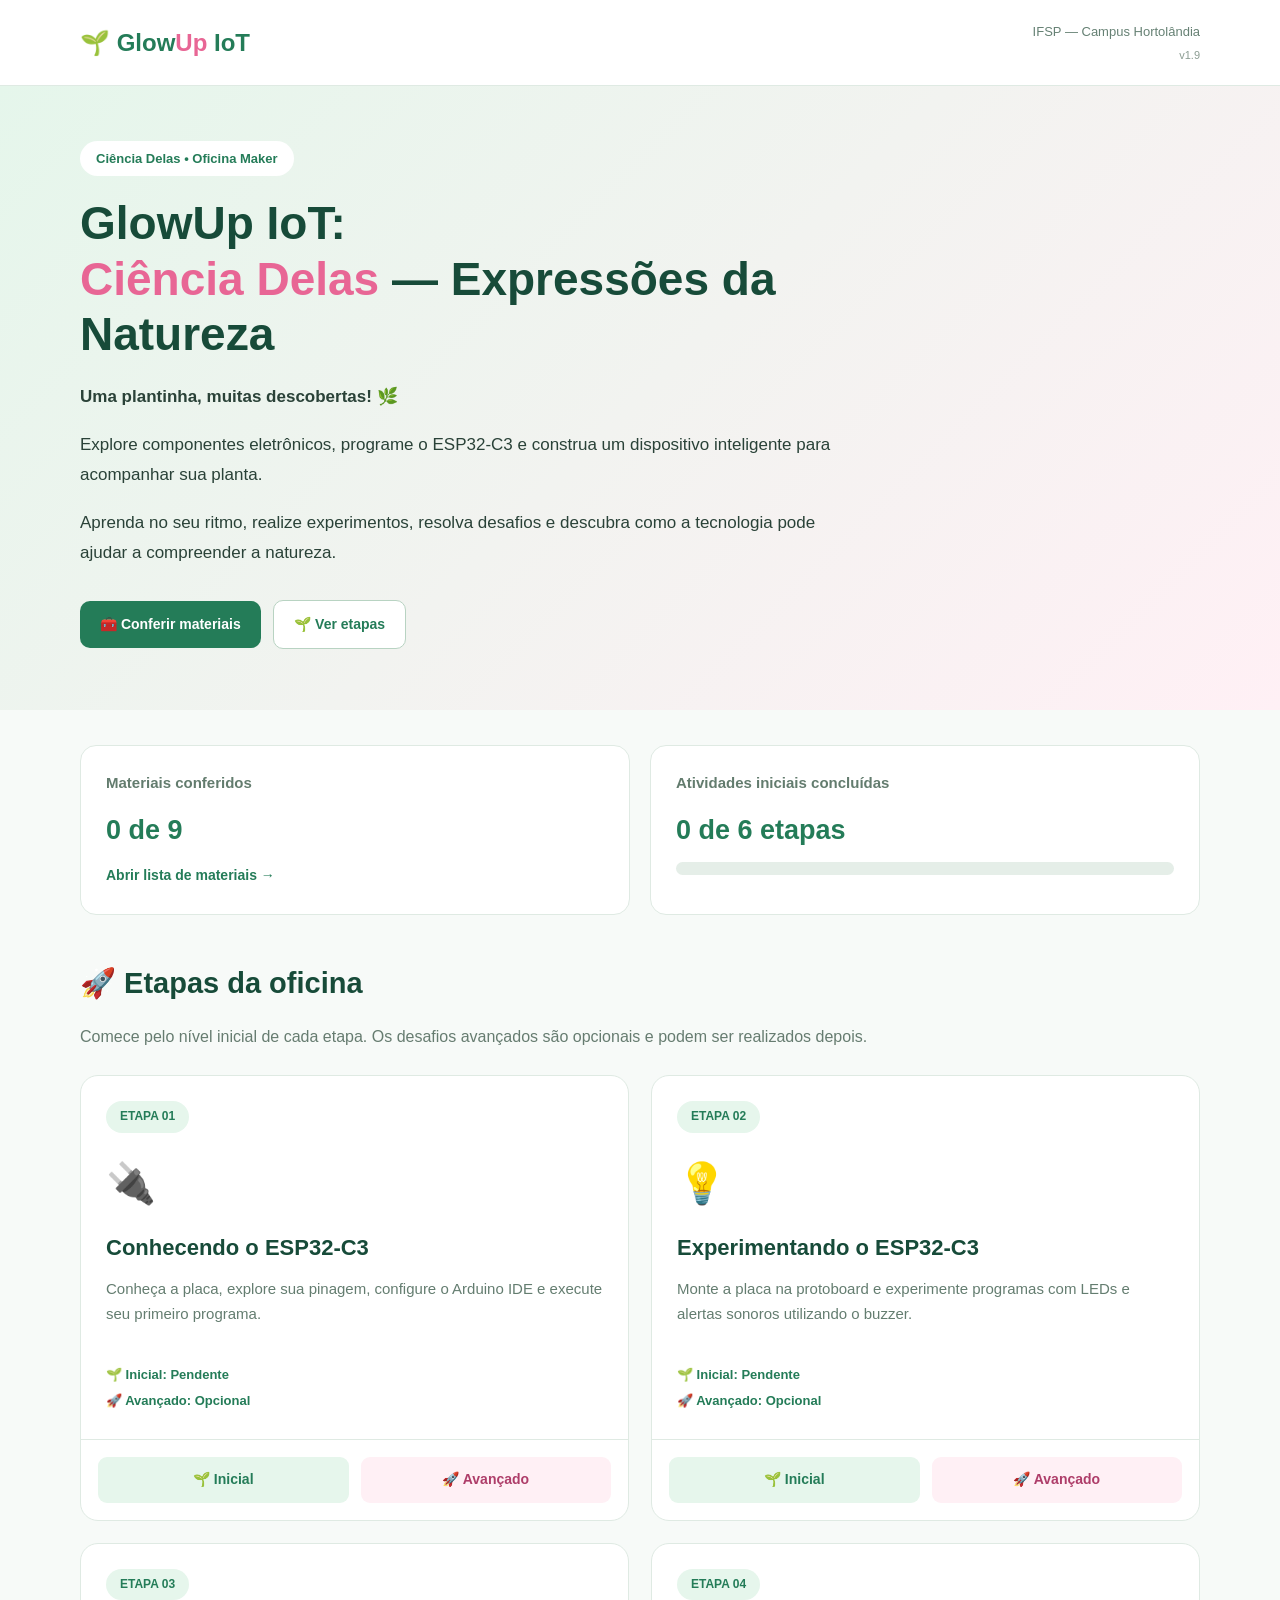
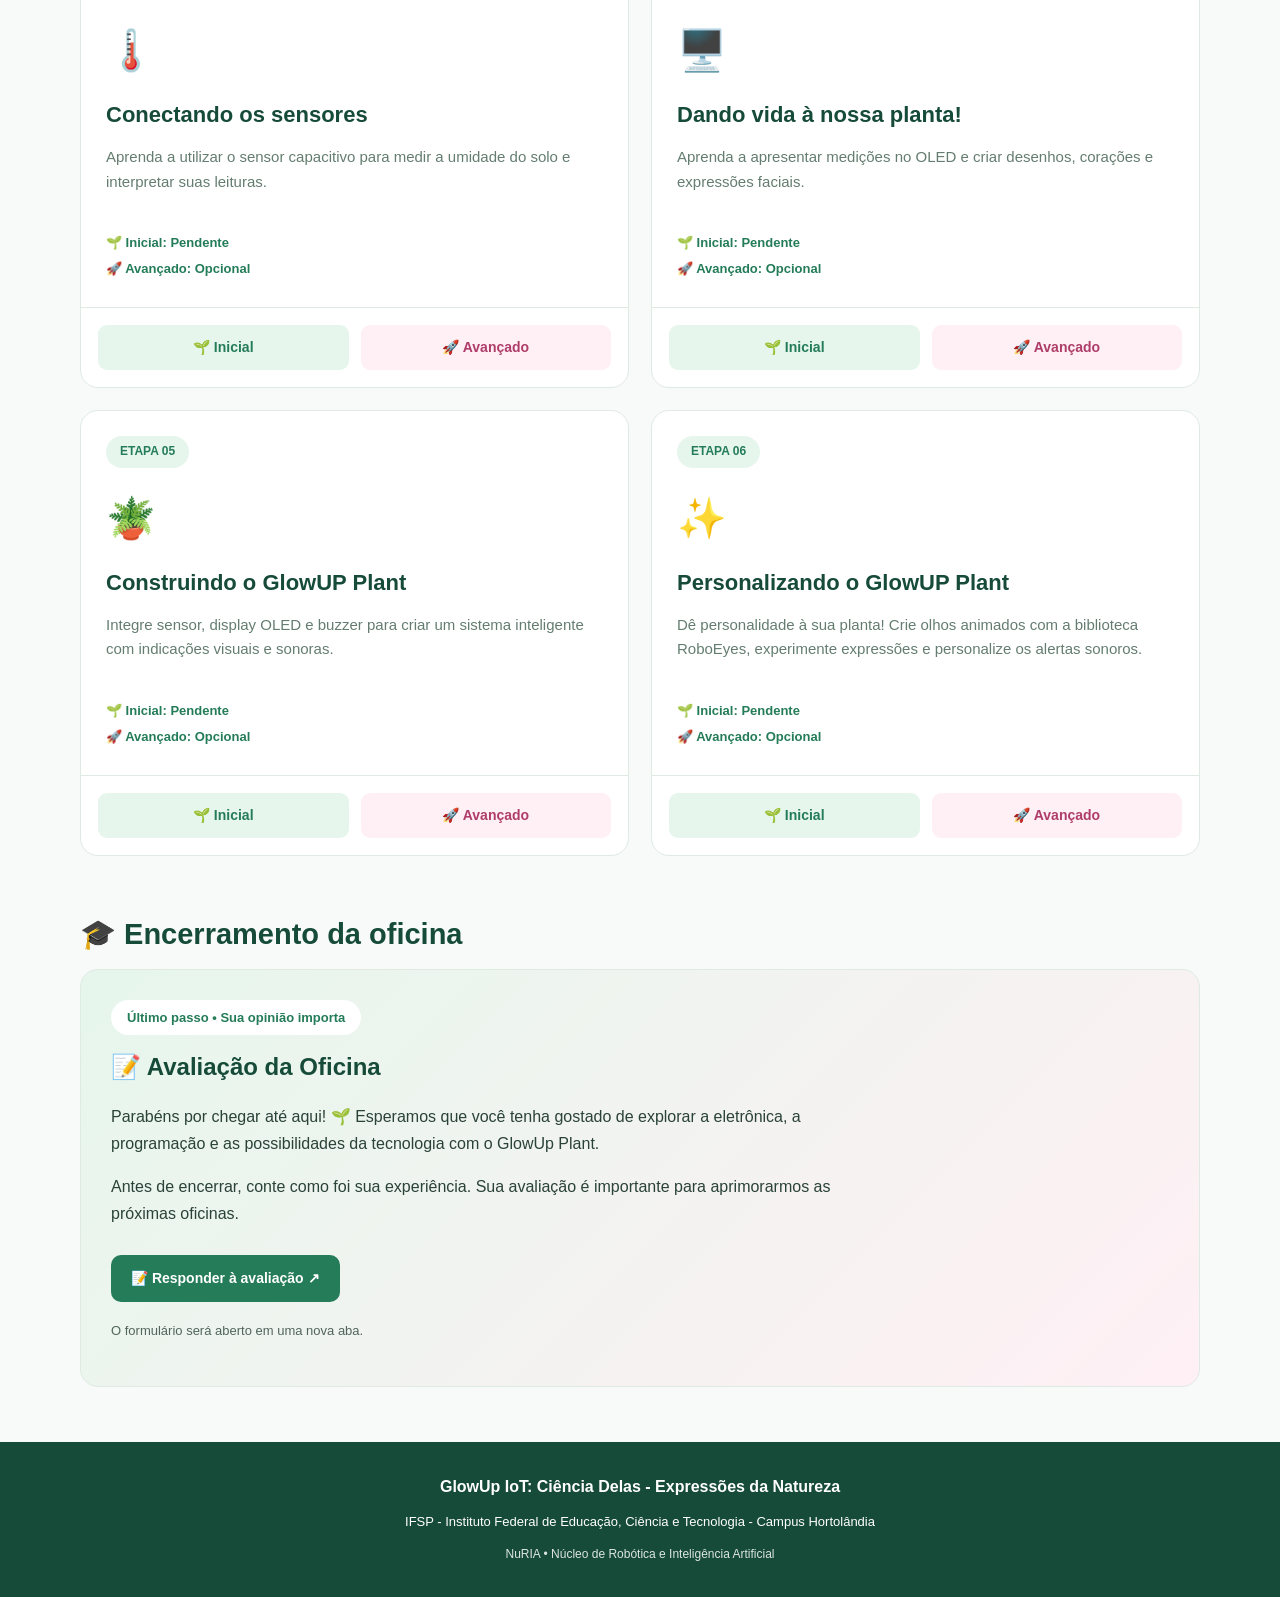
<file: index.html>
<!DOCTYPE html>
<html lang="pt-BR">
<head>
    <meta charset="UTF-8">
    <meta name="viewport" content="width=device-width, initial-scale=1.0">
    <meta name="description" content="GlowUp IoT: Ciência Delas - Expressões da Natureza. Oficina de eletrônica, programação e IoT do IFSP Campus Hortolândia.">
    <title>GlowUp IoT: Ciência Delas - Expressões da Natureza</title>
    <link rel="stylesheet" href="style.css">
    <style>
        /* Apenas o cartão de avaliação; as demais regras continuam no style.css. */
        .avaliacao-oficina { margin: 0 0 55px; }
        .avaliacao-cartao {
            padding: 30px;
            border: 1px solid var(--borda, #dfeae3);
            border-radius: 18px;
            background: linear-gradient(135deg, #e6f6ec, #fff0f5);
        }
        .avaliacao-cartao h3 { margin: 12px 0; color: var(--verde-escuro, #174b39); font-size: 24px; }
        .avaliacao-cartao p { max-width: 760px; line-height: 1.7; }
        .avaliacao-cartao .botao { display: inline-block; margin-top: 12px; }
        .avaliacao-observacao { margin-top: 12px; font-size: 13px; opacity: .8; }
    </style>
</head>
<body>
<header>
    <div class="container topo">
        <div class="logo">🌱 Glow<span>Up</span> IoT</div>
        <div class="topo-direita">
            <div class="instituicao-topo">IFSP — Campus Hortolândia</div>
            <div class="versao">v1.9</div>
        </div>
    </div>
</header>

<section class="hero">
    <div class="container">
        <div class="hero-conteudo">
            <span class="tag">Ciência Delas • Oficina Maker</span>
            <h1>GlowUp IoT:<br><span>Ciência Delas</span> — Expressões da Natureza</h1>
            <p><strong>Uma plantinha, muitas descobertas! 🌿</strong></p>
            <p>Explore componentes eletrônicos, programe o ESP32-C3 e construa um dispositivo inteligente para acompanhar sua planta.</p>
            <p>Aprenda no seu ritmo, realize experimentos, resolva desafios e descubra como a tecnologia pode ajudar a compreender a natureza.</p>
            <div class="botoes-hero">
                <a class="botao" href="materiais.html">🧰 Conferir materiais</a>
                <a class="botao botao-secundario" href="#etapas">🌱 Ver etapas</a>
            </div>
        </div>
    </div>
</section>

<main class="container">
    <section class="indicadores">
        <div class="indicador">
            <h3>Materiais conferidos</h3>
            <strong id="materialCount">0 de 9</strong>
            <a href="materiais.html">Abrir lista de materiais →</a>
        </div>
        <div class="indicador">
            <h3>Atividades iniciais concluídas</h3>
            <strong id="stageCount">0 de 6 etapas</strong>
            <div class="barra-progresso" id="globalBar" role="progressbar" aria-label="Progresso geral da oficina" aria-valuemin="0" aria-valuemax="100" aria-valuenow="0">
                <div class="preenchimento" id="globalFill"></div>
            </div>
        </div>
    </section>

    <section id="etapas">
        <h2 class="titulo-secao">🚀 Etapas da oficina</h2>
        <p class="introducao-etapas">Comece pelo nível inicial de cada etapa. Os desafios avançados são opcionais e podem ser realizados depois.</p>
        <div class="grade-etapas" id="cards"></div>
    </section>

    <section class="avaliacao-oficina" id="avaliacao" aria-labelledby="titulo-avaliacao">
        <h2 class="titulo-secao">🎓 Encerramento da oficina</h2>
        <div class="avaliacao-cartao">
            <span class="tag">Último passo • Sua opinião importa</span>
            <h3 id="titulo-avaliacao">📝 Avaliação da Oficina</h3>
            <p>Parabéns por chegar até aqui! 🌱 Esperamos que você tenha gostado de explorar a eletrônica, a programação e as possibilidades da tecnologia com o GlowUp Plant.</p>
            <p>Antes de encerrar, conte como foi sua experiência. Sua avaliação é importante para aprimorarmos as próximas oficinas.</p>
            <a class="botao" href="https://app.youform.com/forms/ed9gl2oe" target="_blank" rel="noopener noreferrer" aria-label="Responder à avaliação da oficina (abre em nova aba)">📝 Responder à avaliação ↗</a>
            <p class="avaliacao-observacao">O formulário será aberto em uma nova aba.</p>
        </div>
    </section>
</main>

<footer>
    <div class="nome-oficina">GlowUp IoT: Ciência Delas - Expressões da Natureza</div>
    <div class="nome-instituto">IFSP - Instituto Federal de Educação, Ciência e Tecnologia - Campus Hortolândia</div>
    <div class="nuria">NuRIA • Núcleo de Robótica e Inteligência Artificial</div>
</footer>

<script>
// GlowUp IoT — index v1.9. Chaves de progresso mantidas.
const CHAVE_GERAL = "glowup-oficina-progresso-v1";
const CHAVE_MATERIAIS = "glowup-materiais-v1";

const ETAPAS = [
    {numero:1, icone:"🔌", titulo:"Conhecendo o ESP32-C3", descricao:"Conheça a placa, explore sua pinagem, configure o Arduino IDE e execute seu primeiro programa.", arquivo:"etapa01.html"},
    {numero:2, icone:"💡", titulo:"Experimentando o ESP32-C3", descricao:"Monte a placa na protoboard e experimente programas com LEDs e alertas sonoros utilizando o buzzer.", arquivo:"etapa02.html"},
    {numero:3, icone:"🌡️", titulo:"Conectando os sensores", descricao:"Aprenda a utilizar o sensor capacitivo para medir a umidade do solo e interpretar suas leituras.", arquivo:"etapa03.html"},
    {numero:4, icone:"🖥️", titulo:"Dando vida à nossa planta!", descricao:"Aprenda a apresentar medições no OLED e criar desenhos, corações e expressões faciais.", arquivo:"etapa04.html"},
    {numero:5, icone:"🪴", titulo:"Construindo o GlowUP Plant", descricao:"Integre sensor, display OLED e buzzer para criar um sistema inteligente com indicações visuais e sonoras.", arquivo:"etapa05.html"},
    {numero:6, icone:"✨", titulo:"Personalizando o GlowUP Plant", descricao:"Dê personalidade à sua planta! Crie olhos animados com a biblioteca RoboEyes, experimente expressões e personalize os alertas sonoros.", arquivo:"etapa06.html"}
];

function lerDados(chave) {
    try {
        const dados = JSON.parse(localStorage.getItem(chave) || "{}");
        return dados && typeof dados === "object" && !Array.isArray(dados) ? dados : {};
    } catch (erro) {
        console.warn("Erro ao ler dados:", erro);
        return {};
    }
}

function montarEtapas() {
    const progresso = lerDados(CHAVE_GERAL);
    const materiais = lerDados(CHAVE_MATERIAIS);
    let etapasConcluidas = 0;
    const cards = document.getElementById("cards");

    cards.innerHTML = ETAPAS.map(etapa => {
        const estado = progresso[etapa.numero] || {};
        if (estado.inicial === true) etapasConcluidas++;
        const statusInicial = estado.inicial ? "Concluído ✓" : "Pendente";
        const statusAvancado = estado.avancado ? "Concluído ✓" : "Opcional";
        return `
            <article class="cartao">
                <div class="cartao-conteudo">
                    <span class="numero-etapa">ETAPA ${String(etapa.numero).padStart(2, "0")}</span>
                    <div class="icone-etapa">${etapa.icone}</div>
                    <h3>${etapa.titulo}</h3>
                    <p>${etapa.descricao}</p>
                    <div class="estado-etapa">🌱 Inicial: ${statusInicial}<br>🚀 Avançado: ${statusAvancado}</div>
                </div>
                <div class="acoes-etapa">
                    <a href="${etapa.arquivo}">🌱 Inicial</a>
                    <a href="${etapa.arquivo}#desafio-avancado">🚀 Avançado</a>
                </div>
            </article>`;
    }).join("");

    document.getElementById("stageCount").textContent = `${etapasConcluidas} de ${ETAPAS.length} etapas`;
    const percentual = Math.round(etapasConcluidas / ETAPAS.length * 100);
    document.getElementById("globalFill").style.width = percentual + "%";
    document.getElementById("globalBar").setAttribute("aria-valuenow", percentual);

    const itens = ["esp32", "sensor", "oled", "buzzer", "pilhas", "protoboard", "jumpers", "usb", "planta"];
    const conferidos = itens.filter(item => materiais[item] === true).length;
    document.getElementById("materialCount").textContent = `${conferidos} de ${itens.length}`;
}
montarEtapas();
window.addEventListener("pageshow", montarEtapas);
window.addEventListener("storage", montarEtapas);
</script>
</body>
</html>
</file>
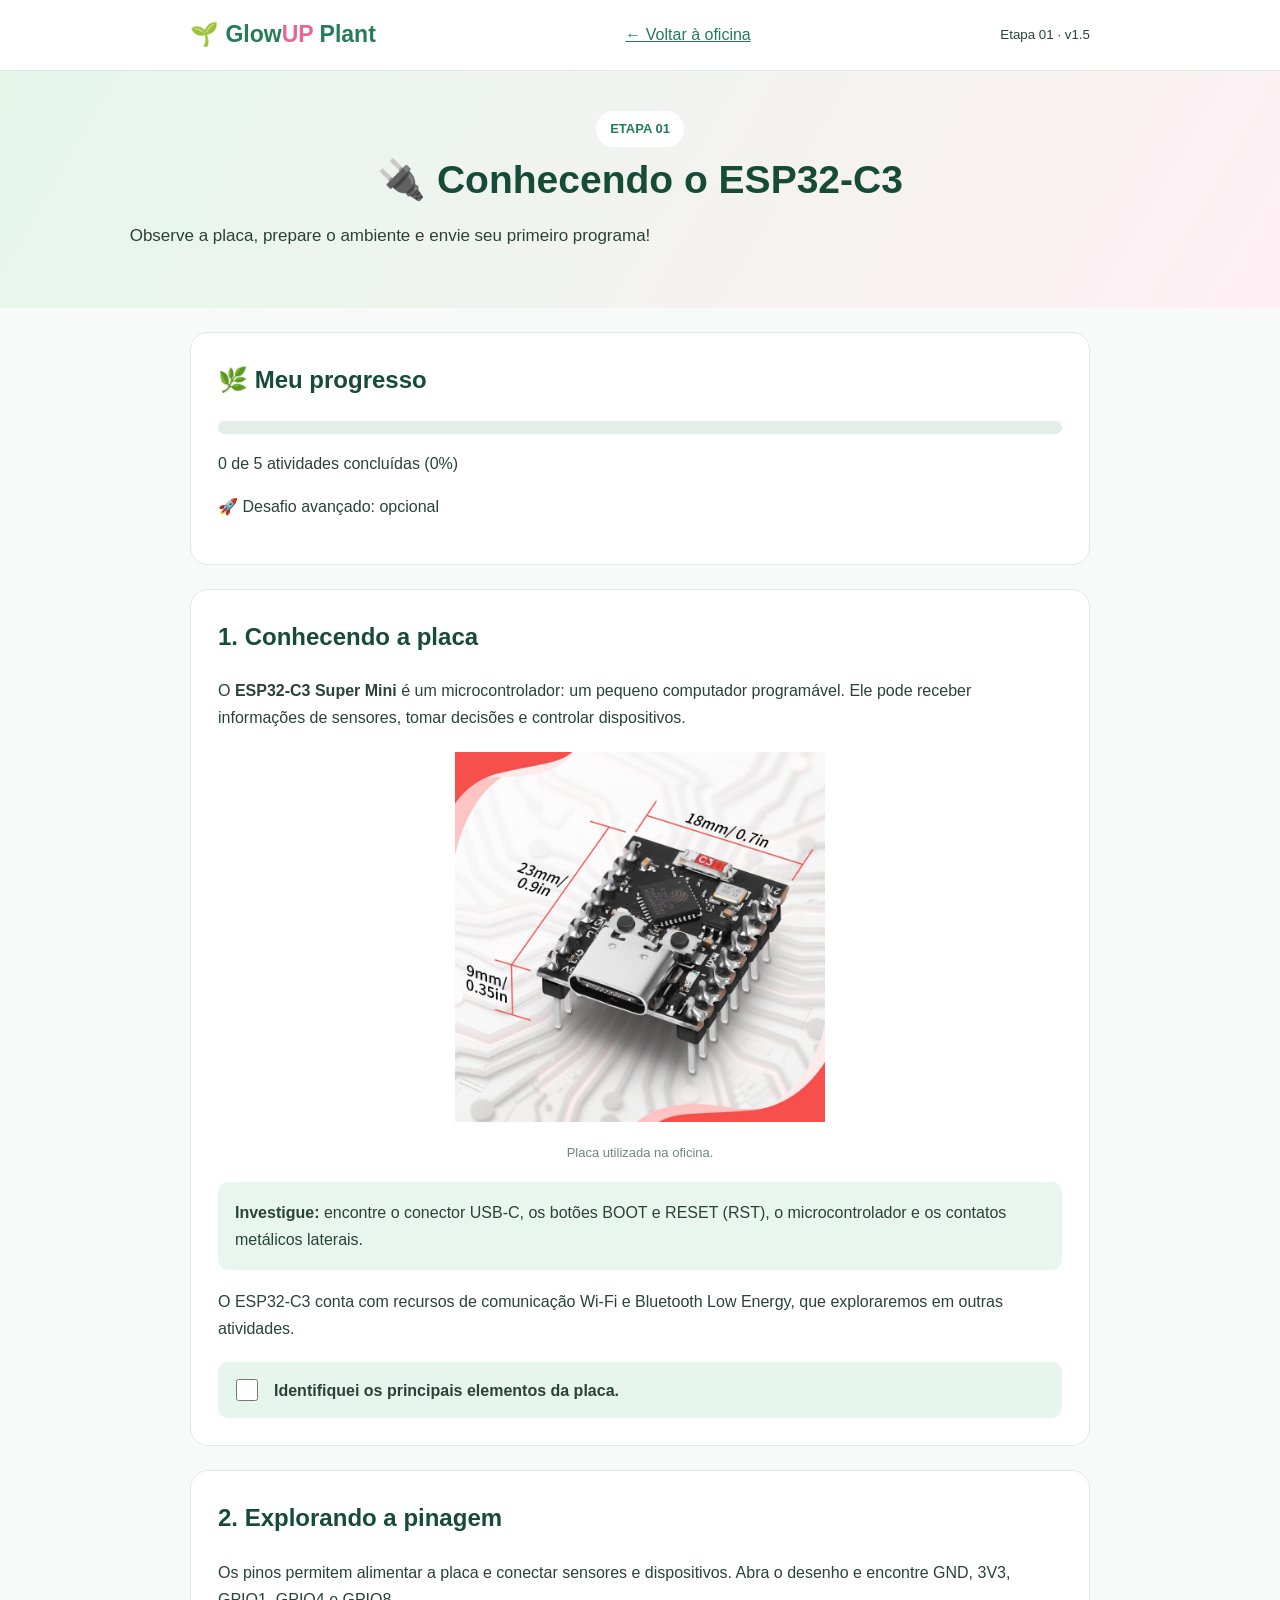
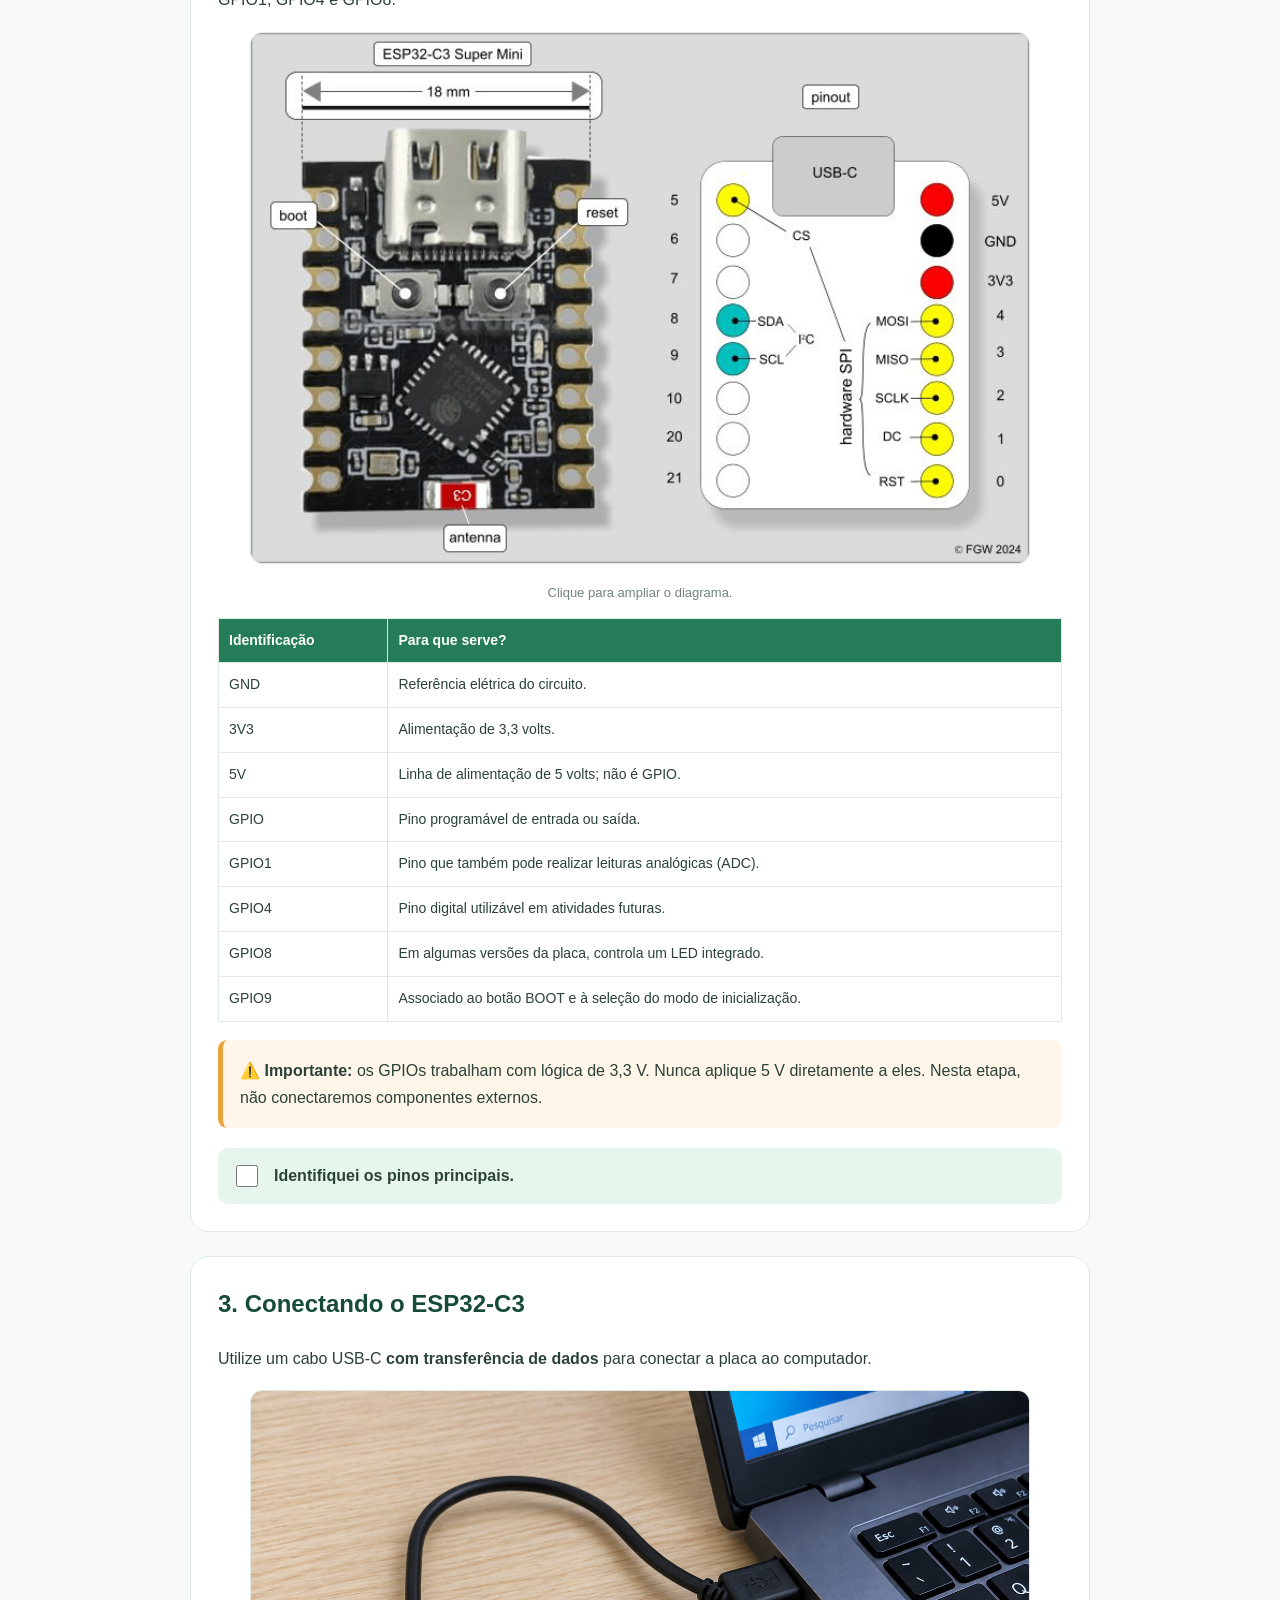
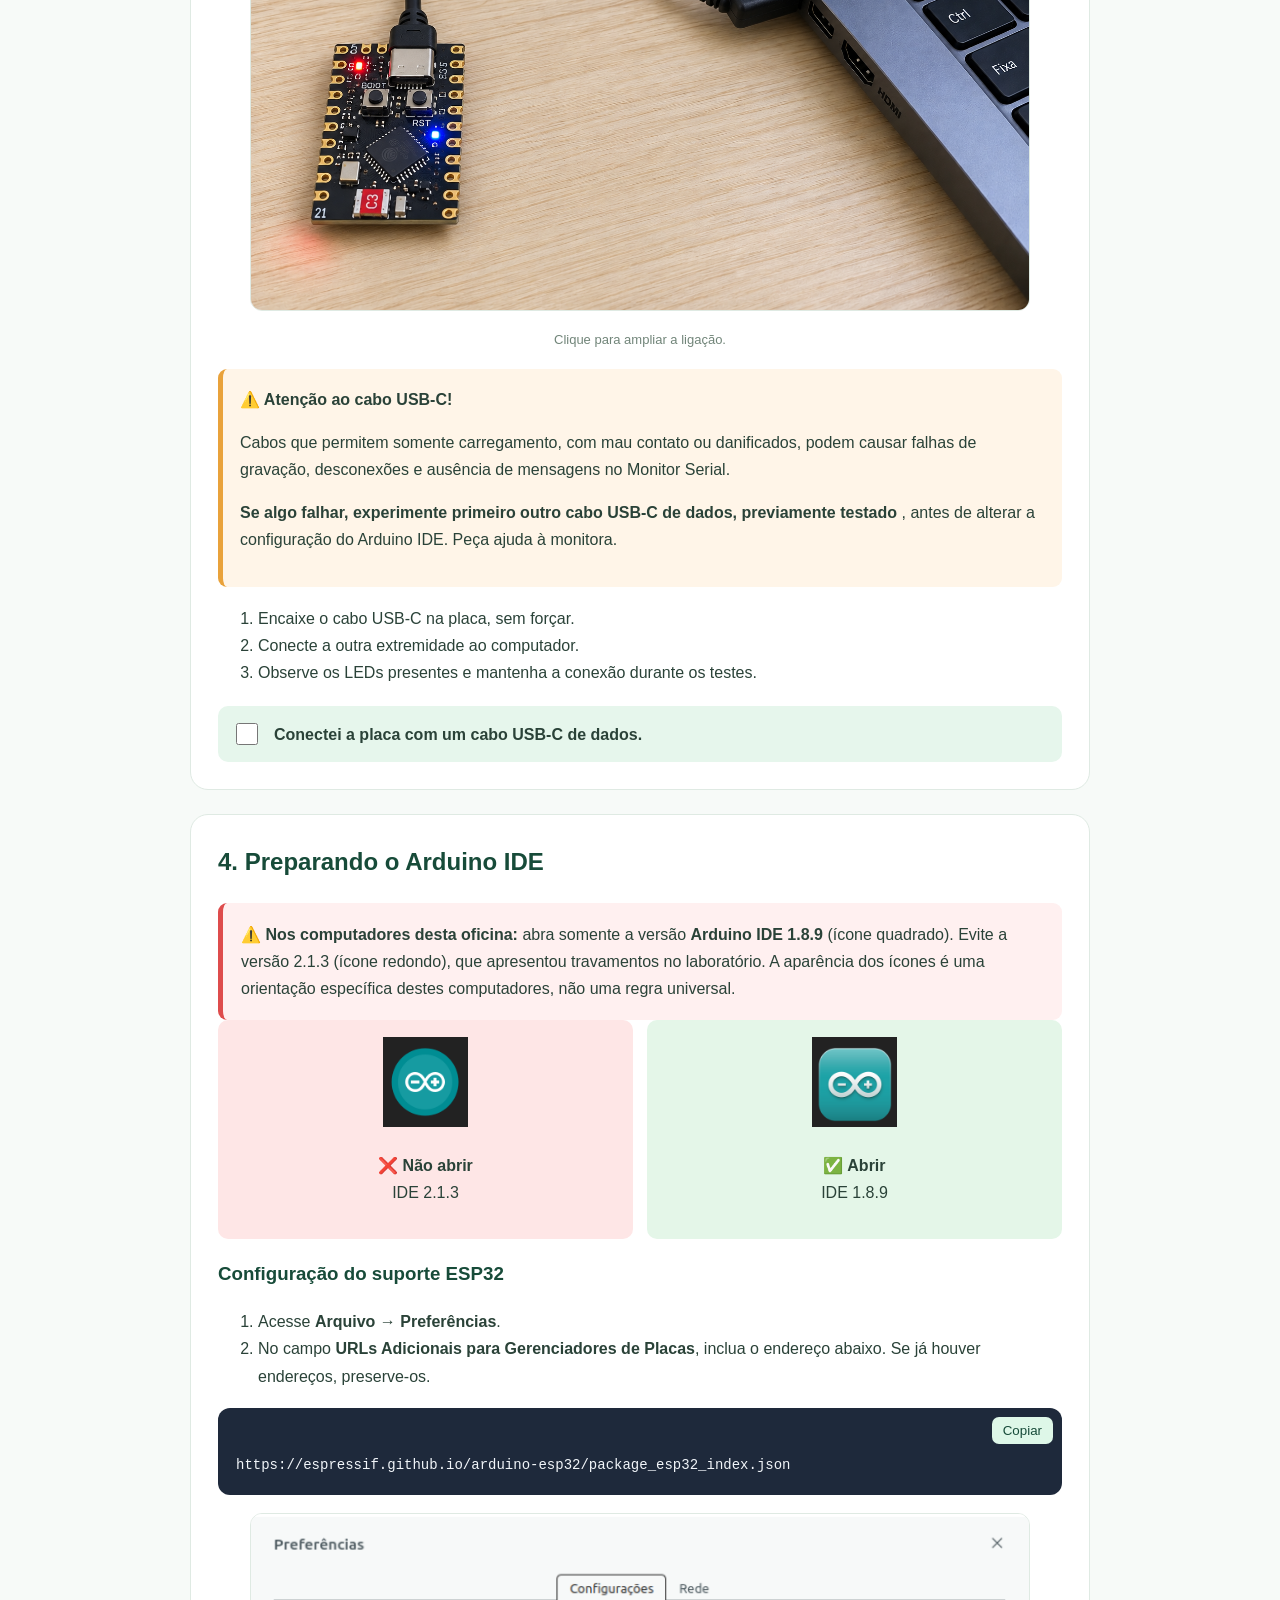
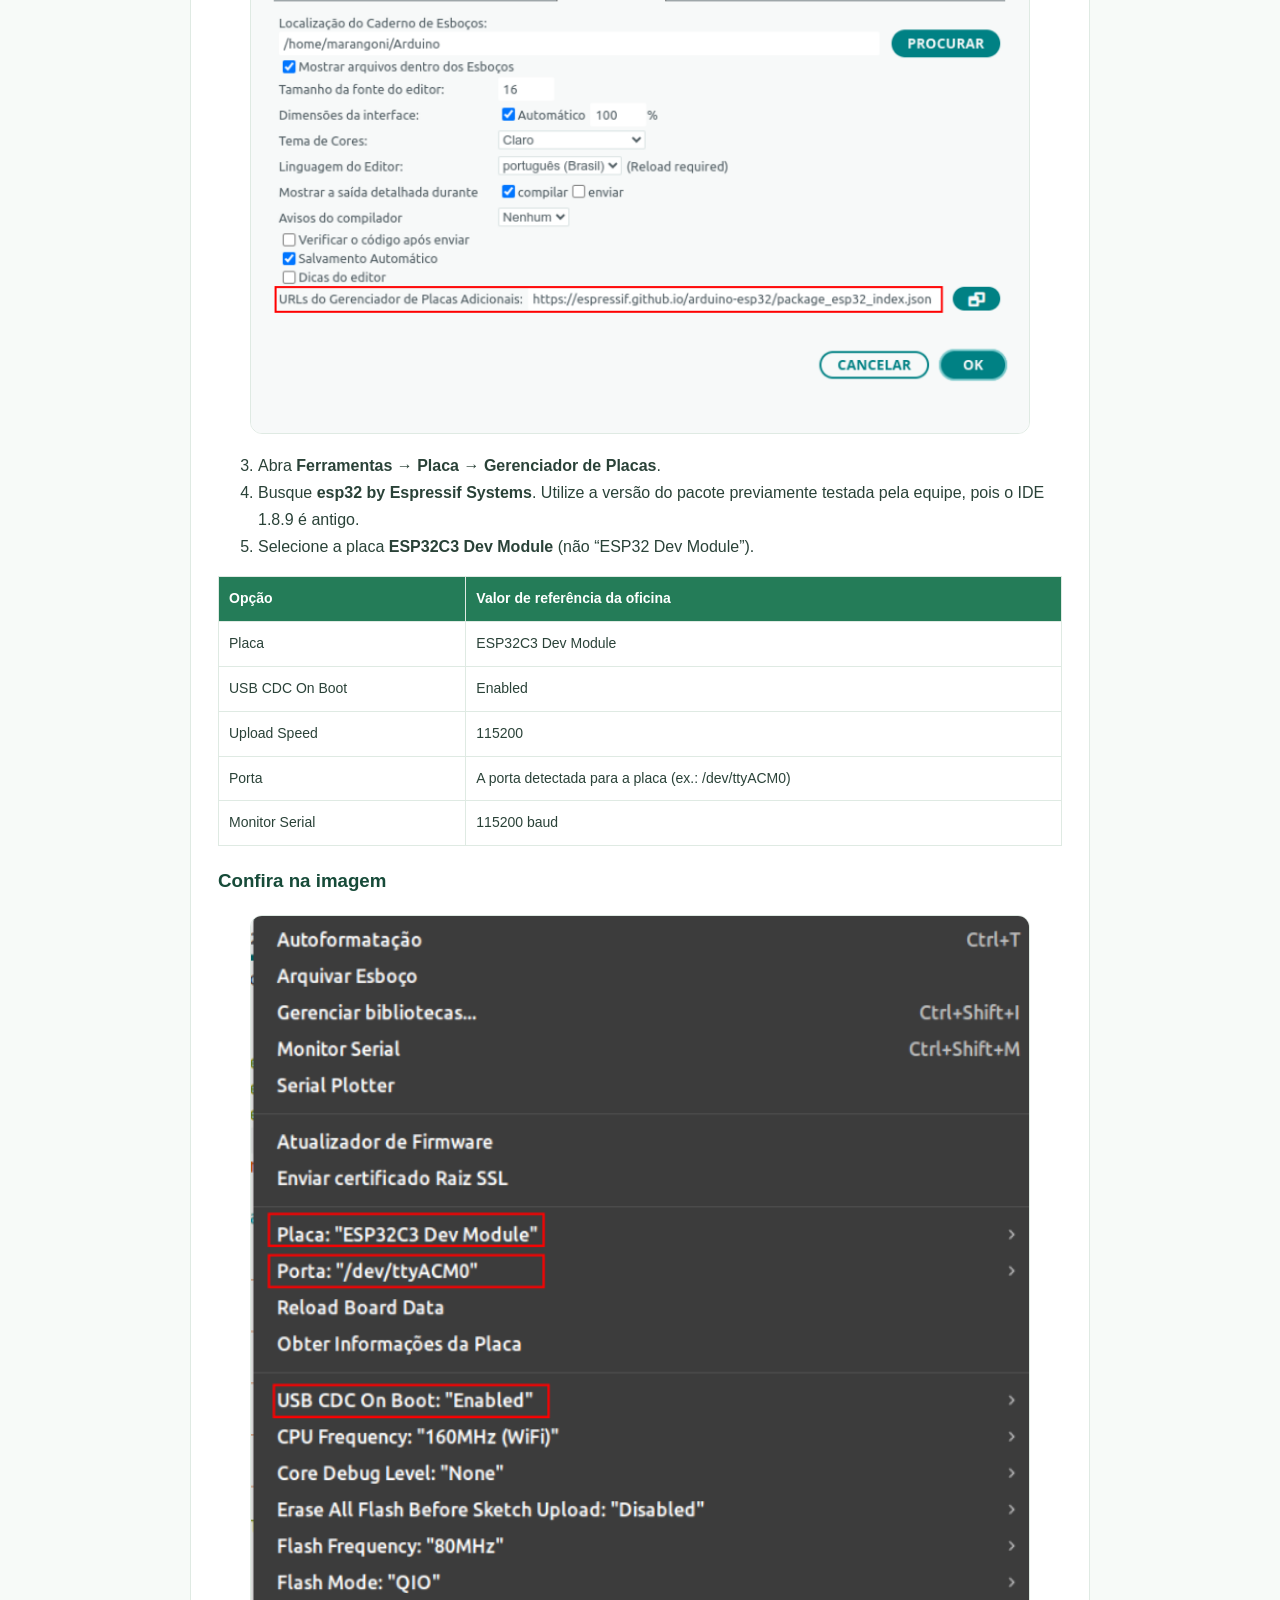
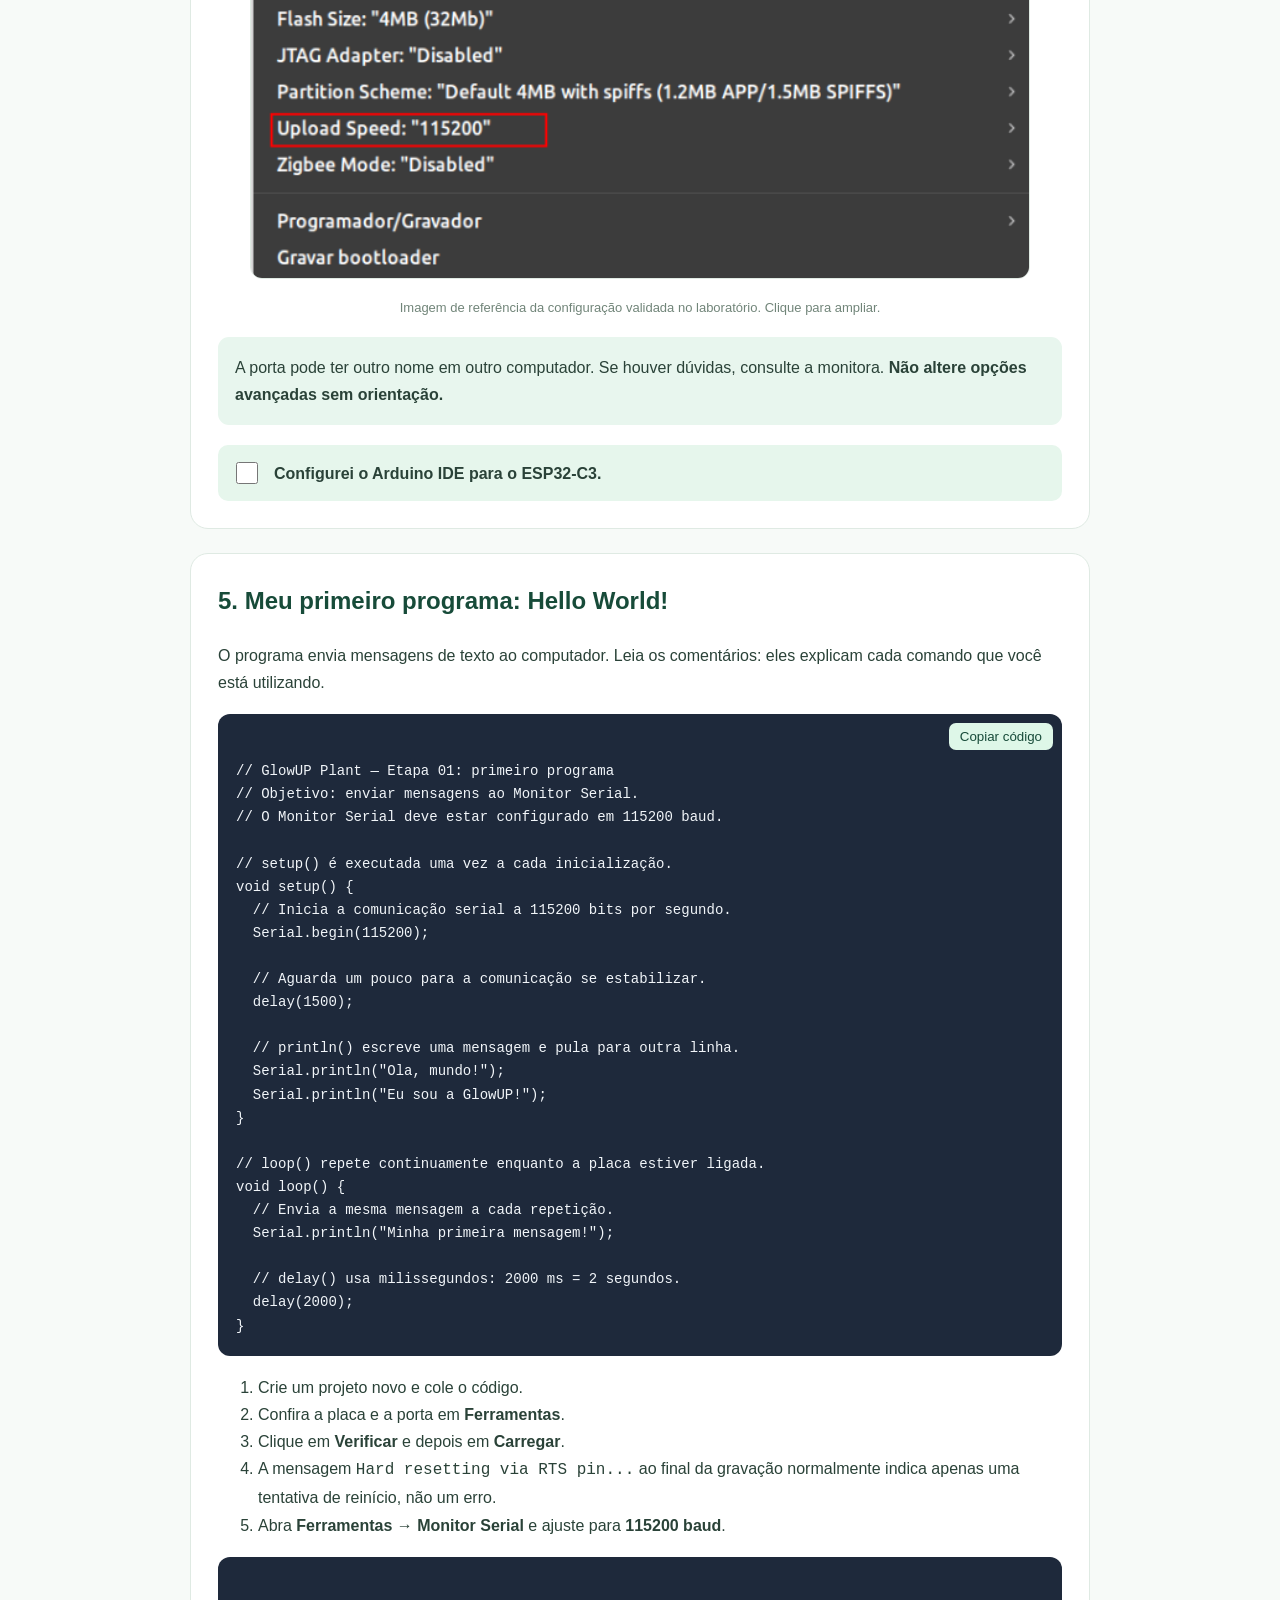
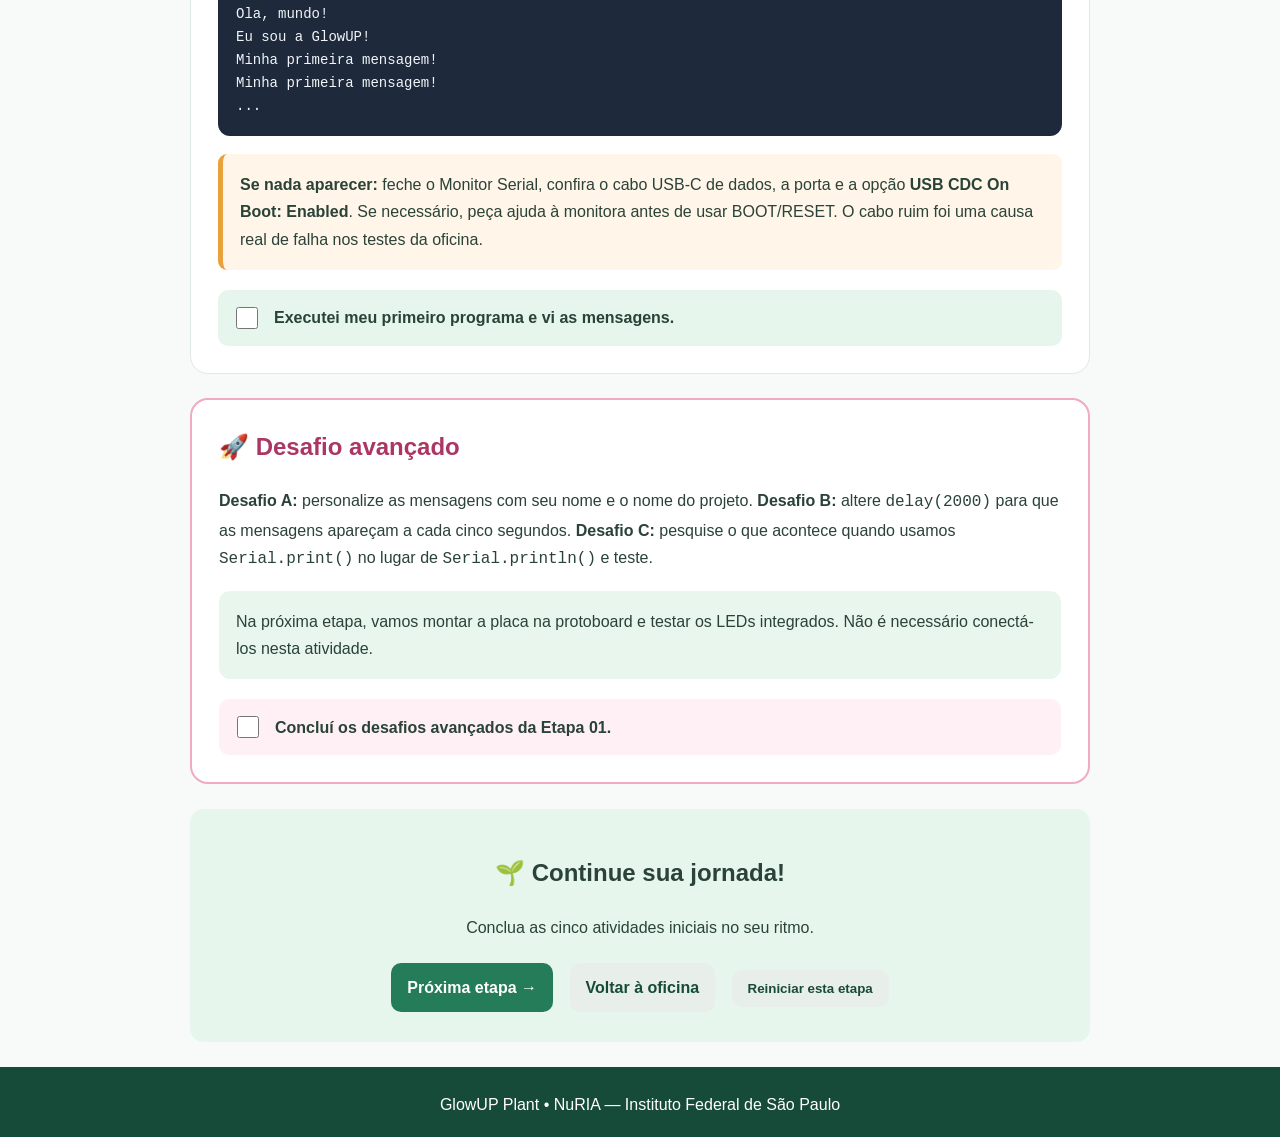
<file: etapa01.html>
<!doctype html>
<html lang="pt-BR">
<head>
<meta charset="utf-8">
<meta name="viewport" content="width=device-width,initial-scale=1">
<title>Etapa 01 | Conhecendo o ESP32-C3</title>
<link rel="stylesheet" href="style.css">
</head>
<body class="pagina-etapa01">

<header>
<nav class="wrap">
    <div class="brand">🌱 Glow<span>UP</span> Plant</div>
    <a href="index.html">← Voltar à oficina</a>
    <small>Etapa 01 · v1.5</small>
</nav>
</header>

<section class="hero">
    <span class="tag">ETAPA 01</span>
    <h1>🔌 Conhecendo o ESP32-C3</h1>
    <p>Observe a placa, prepare o ambiente e envie seu primeiro programa!</p>
</section>

<main class="wrap">

<section class="block">
    <h2>🌿 Meu progresso</h2>
    <div class="bar" role="progressbar" aria-valuemin="0"
         aria-valuemax="100" aria-valuenow="0" id="bar">
        <div class="fill" id="fill"></div>
    </div>
    <p id="count">0 de 5 atividades concluídas</p>
    <p id="extra">🚀 Desafio avançado: opcional</p>
</section>

<section class="block">
    <h2>1. Conhecendo a placa</h2>

    <p>
        O <strong>ESP32-C3 Super Mini</strong> é um microcontrolador:
        um pequeno computador programável. Ele pode receber informações
        de sensores, tomar decisões e controlar dispositivos.
    </p>

    <img class="pic"
         src="glowup_imagens/esp32_c3_supermini.jpg"
         alt="Placa ESP32-C3 Super Mini">

    <p class="caption">Placa utilizada na oficina.</p>

    <div class="note">
        <strong>Investigue:</strong> encontre o conector USB-C,
        os botões BOOT e RESET (RST), o microcontrolador
        e os contatos metálicos laterais.
    </div>

    <p>
        O ESP32-C3 conta com recursos de comunicação Wi-Fi
        e Bluetooth Low Energy, que exploraremos em outras atividades.
    </p>

    <label class="check">
        <input type="checkbox" data-id="1">
        Identifiquei os principais elementos da placa.
    </label>
</section>

<section class="block">
    <h2>2. Explorando a pinagem</h2>

    <p>
        Os pinos permitem alimentar a placa e conectar sensores
        e dispositivos. Abra o desenho e encontre GND, 3V3,
        GPIO1, GPIO4 e GPIO8.
    </p>

    <a class="piclink"
       href="glowup_imagens/esp32_c3_pinagem.jpg"
       target="_blank" rel="noopener">
        <img src="glowup_imagens/esp32_c3_pinagem.jpg"
             alt="Pinagem do ESP32-C3 Super Mini">
    </a>

    <p class="caption">Clique para ampliar o diagrama.</p>

    <div class="table">
    <table>
        <thead>
            <tr>
                <th>Identificação</th>
                <th>Para que serve?</th>
            </tr>
        </thead>
        <tbody>
            <tr><td>GND</td><td>Referência elétrica do circuito.</td></tr>
            <tr><td>3V3</td><td>Alimentação de 3,3 volts.</td></tr>
            <tr><td>5V</td><td>Linha de alimentação de 5 volts; não é GPIO.</td></tr>
            <tr><td>GPIO</td><td>Pino programável de entrada ou saída.</td></tr>
            <tr><td>GPIO1</td><td>Pino que também pode realizar leituras analógicas (ADC).</td></tr>
            <tr><td>GPIO4</td><td>Pino digital utilizável em atividades futuras.</td></tr>
            <tr><td>GPIO8</td><td>Em algumas versões da placa, controla um LED integrado.</td></tr>
            <tr><td>GPIO9</td><td>Associado ao botão BOOT e à seleção do modo de inicialização.</td></tr>
        </tbody>
    </table>
    </div>

    <div class="warn">
        <strong>⚠️ Importante:</strong>
        os GPIOs trabalham com lógica de 3,3 V.
        Nunca aplique 5 V diretamente a eles.
        Nesta etapa, não conectaremos componentes externos.
    </div>

    <label class="check">
        <input type="checkbox" data-id="2">
        Identifiquei os pinos principais.
    </label>
</section>

<section class="block">
    <h2>3. Conectando o ESP32-C3</h2>

    <p>
        Utilize um cabo USB-C <strong>com transferência de dados</strong>
        para conectar a placa ao computador.
    </p>

    <a class="piclink"
       href="glowup_imagens/esp32_c3_conexao.png"
       target="_blank" rel="noopener">
        <img src="glowup_imagens/esp32_c3_conexao.png"
             alt="ESP32-C3 conectado ao computador com cabo USB">
    </a>

    <p class="caption">Clique para ampliar a ligação.</p>

    <div class="warn">
        <strong>⚠️ Atenção ao cabo USB-C!</strong>

        <p>
            Cabos que permitem somente carregamento, com mau contato
            ou danificados, podem causar falhas de gravação,
            desconexões e ausência de mensagens no Monitor Serial.
        </p>

        <p>
            <strong>
                Se algo falhar, experimente primeiro outro cabo USB-C
                de dados, previamente testado
            </strong>,
            antes de alterar a configuração do Arduino IDE.
            Peça ajuda à monitora.
        </p>
    </div>

    <ol>
        <li>Encaixe o cabo USB-C na placa, sem forçar.</li>
        <li>Conecte a outra extremidade ao computador.</li>
        <li>Observe os LEDs presentes e mantenha a conexão durante os testes.</li>
    </ol>

    <label class="check">
        <input type="checkbox" data-id="3">
        Conectei a placa com um cabo USB-C de dados.
    </label>
</section>

<section class="block">
    <h2>4. Preparando o Arduino IDE</h2>

    <div class="danger">
        <strong>⚠️ Nos computadores desta oficina:</strong>
        abra somente a versão <strong>Arduino IDE 1.8.9</strong>
        (ícone quadrado). Evite a versão 2.1.3 (ícone redondo),
        que apresentou travamentos no laboratório.
        A aparência dos ícones é uma orientação específica
        destes computadores, não uma regra universal.
    </div>

    <div class="versions">
        <div class="version bad">
            <img src="glowup_imagens/arduino_icone_redondo.png"
                 alt="Ícone redondo">
            <p><strong>❌ Não abrir</strong><br>IDE 2.1.3</p>
        </div>

        <div class="version">
            <img src="glowup_imagens/arduino_icone_quadrado.png"
                 alt="Ícone quadrado">
            <p><strong>✅ Abrir</strong><br>IDE 1.8.9</p>
        </div>
    </div>

    <h3>Configuração do suporte ESP32</h3>

    <ol>
        <li>Acesse <strong>Arquivo → Preferências</strong>.</li>
        <li>
            No campo <strong>URLs Adicionais para Gerenciadores de Placas</strong>,
            inclua o endereço abaixo. Se já houver endereços, preserve-os.
        </li>
    </ol>

    <div class="code">
        <button class="copy" type="button"
                onclick="copiar('boardurl',this)">Copiar</button>
        <pre id="boardurl">https://espressif.github.io/arduino-esp32/package_esp32_index.json</pre>
    </div>

    <a class="piclink"
       href="glowup_imagens/arduino_IDE_gerenciador_de_placas.png"
       target="_blank" rel="noopener">
        <img src="glowup_imagens/arduino_IDE_gerenciador_de_placas.png"
             alt="Campo de URLs nas preferências do Arduino IDE">
    </a>

    <ol start="3">
        <li>
            Abra <strong>Ferramentas → Placa → Gerenciador de Placas</strong>.
        </li>
        <li>
            Busque <strong>esp32 by Espressif Systems</strong>.
            Utilize a versão do pacote previamente testada pela equipe,
            pois o IDE 1.8.9 é antigo.
        </li>
        <li>
            Selecione a placa <strong>ESP32C3 Dev Module</strong>
            (não “ESP32 Dev Module”).
        </li>
    </ol>

    <div class="table">
    <table>
        <thead>
            <tr><th>Opção</th><th>Valor de referência da oficina</th></tr>
        </thead>
        <tbody>
            <tr><td>Placa</td><td>ESP32C3 Dev Module</td></tr>
            <tr><td>USB CDC On Boot</td><td>Enabled</td></tr>
            <tr><td>Upload Speed</td><td>115200</td></tr>
            <tr><td>Porta</td><td>A porta detectada para a placa (ex.: /dev/ttyACM0)</td></tr>
            <tr><td>Monitor Serial</td><td>115200 baud</td></tr>
        </tbody>
    </table>
    </div>

    <h3>Confira na imagem</h3>

    <a class="piclink"
       href="glowup_imagens/arduino_IDE_Configuracao_ok.png"
       target="_blank" rel="noopener">
        <img src="glowup_imagens/arduino_IDE_Configuracao_ok.png"
             alt="Configurações da placa ESP32-C3 no Arduino IDE">
    </a>

    <p class="caption">
        Imagem de referência da configuração validada no laboratório.
        Clique para ampliar.
    </p>

    <div class="note">
        A porta pode ter outro nome em outro computador.
        Se houver dúvidas, consulte a monitora.
        <strong>Não altere opções avançadas sem orientação.</strong>
    </div>

    <label class="check">
        <input type="checkbox" data-id="4">
        Configurei o Arduino IDE para o ESP32-C3.
    </label>
</section>

<section class="block">
    <h2>5. Meu primeiro programa: Hello World!</h2>

    <p>
        O programa envia mensagens de texto ao computador.
        Leia os comentários: eles explicam cada comando que você está utilizando.
    </p>

    <div class="code">
        <button class="copy" type="button"
                onclick="copiar('hello',this)">Copiar código</button>

<pre id="hello">// GlowUP Plant — Etapa 01: primeiro programa
// Objetivo: enviar mensagens ao Monitor Serial.
// O Monitor Serial deve estar configurado em 115200 baud.

// setup() é executada uma vez a cada inicialização.
void setup() {
  // Inicia a comunicação serial a 115200 bits por segundo.
  Serial.begin(115200);

  // Aguarda um pouco para a comunicação se estabilizar.
  delay(1500);

  // println() escreve uma mensagem e pula para outra linha.
  Serial.println("Ola, mundo!");
  Serial.println("Eu sou a GlowUP!");
}

// loop() repete continuamente enquanto a placa estiver ligada.
void loop() {
  // Envia a mesma mensagem a cada repetição.
  Serial.println("Minha primeira mensagem!");

  // delay() usa milissegundos: 2000 ms = 2 segundos.
  delay(2000);
}</pre>
    </div>

    <ol>
        <li>Crie um projeto novo e cole o código.</li>
        <li>Confira a placa e a porta em <strong>Ferramentas</strong>.</li>
        <li>Clique em <strong>Verificar</strong> e depois em <strong>Carregar</strong>.</li>
        <li>
            A mensagem <code>Hard resetting via RTS pin...</code>
            ao final da gravação normalmente indica apenas uma tentativa
            de reinício, não um erro.
        </li>
        <li>
            Abra <strong>Ferramentas → Monitor Serial</strong>
            e ajuste para <strong>115200 baud</strong>.
        </li>
    </ol>

    <div class="code">
<pre>Ola, mundo!
Eu sou a GlowUP!
Minha primeira mensagem!
Minha primeira mensagem!
...</pre>
    </div>

    <div class="warn">
        <strong>Se nada aparecer:</strong>
        feche o Monitor Serial, confira o cabo USB-C de dados,
        a porta e a opção <strong>USB CDC On Boot: Enabled</strong>.
        Se necessário, peça ajuda à monitora antes de usar BOOT/RESET.
        O cabo ruim foi uma causa real de falha nos testes da oficina.
    </div>

    <label class="check">
        <input type="checkbox" data-id="5">
        Executei meu primeiro programa e vi as mensagens.
    </label>
</section>

<section class="block advanced" id="desafio-avancado">
    <h2>🚀 Desafio avançado</h2>

    <p>
        <strong>Desafio A:</strong> personalize as mensagens com seu nome
        e o nome do projeto.

        <strong>Desafio B:</strong> altere <code>delay(2000)</code>
        para que as mensagens apareçam a cada cinco segundos.

        <strong>Desafio C:</strong> pesquise o que acontece quando
        usamos <code>Serial.print()</code> no lugar de
        <code>Serial.println()</code> e teste.
    </p>

    <div class="note">
        Na próxima etapa, vamos montar a placa na protoboard
        e testar os LEDs integrados. Não é necessário
        conectá-los nesta atividade.
    </div>

    <label class="check">
        <input type="checkbox" data-id="avancado">
        Concluí os desafios avançados da Etapa 01.
    </label>
</section>

<section class="end">
    <h2 id="endTitle">🌱 Continue sua jornada!</h2>
    <p id="endText">Complete as cinco atividades.</p>

    <a class="btn" href="etapa02.html">Próxima etapa →</a>
    <a class="btn alt" href="index.html">Voltar à oficina</a>
    <button class="btn alt" type="button" id="reset">
        Reiniciar esta etapa
    </button>
</section>

</main>

<footer>
    GlowUP Plant • NuRIA — Instituto Federal de São Paulo
</footer>

<script>
const K = 'glowup-etapa01-v1';
const G = 'glowup-oficina-progresso-v1';
const IDS = ['1','2','3','4','5'];

function read(k) {
    try {
        const x = JSON.parse(localStorage.getItem(k) || '{}');
        return x && typeof x === 'object' ? x : {};
    } catch {
        return {};
    }
}

let state = read(K);

function sync() {
    const g = read(G);

    g[1] = {
        ...(g[1] || {}),
        inicial: IDS.every(id => state[id] === true),
        avancado: state.avancado === true
    };

    localStorage.setItem(K, JSON.stringify(state));
    localStorage.setItem(G, JSON.stringify(g));
}

function paint() {
    document.querySelectorAll('[data-id]').forEach(x => {
        x.checked = state[x.dataset.id] === true;
    });

    const n = IDS.filter(id => state[id] === true).length;
    const p = n * 20;

    document.querySelector('#fill').style.width = p + '%';
    document.querySelector('#bar').setAttribute('aria-valuenow', p);

    document.querySelector('#count').textContent =
        `${n} de 5 atividades concluídas (${p}%)`;

    document.querySelector('#extra').textContent =
        state.avancado
            ? '🚀 Desafio avançado: concluído ✓'
            : '🚀 Desafio avançado: opcional';

    document.querySelector('#endTitle').textContent =
        n === 5
            ? '🎉 Etapa 01 concluída!'
            : '🌱 Continue sua jornada!';

    document.querySelector('#endText').textContent =
        n === 5
            ? 'Você já conheceu o ESP32-C3 e executou seu primeiro programa!'
            : 'Conclua as cinco atividades iniciais no seu ritmo.';
}

document.addEventListener('change', e => {
    if (e.target.matches('[data-id]')) {
        state[e.target.dataset.id] = e.target.checked;
        sync();
        paint();
    }
});

document.querySelector('#reset').addEventListener('click', () => {
    if (confirm('Reiniciar o progresso da Etapa 01?')) {
        state = {};
        sync();
        paint();
    }
});

async function copiar(id, button) {
    try {
        await navigator.clipboard.writeText(
            document.querySelector('#' + id).textContent
        );

        button.textContent = 'Copiado ✓';

        setTimeout(() => {
            button.textContent = 'Copiar código';
        }, 1700);

    } catch {
        alert('Selecione e copie o texto manualmente.');
    }
}

paint();
</script>

</body>
</html>
</file>
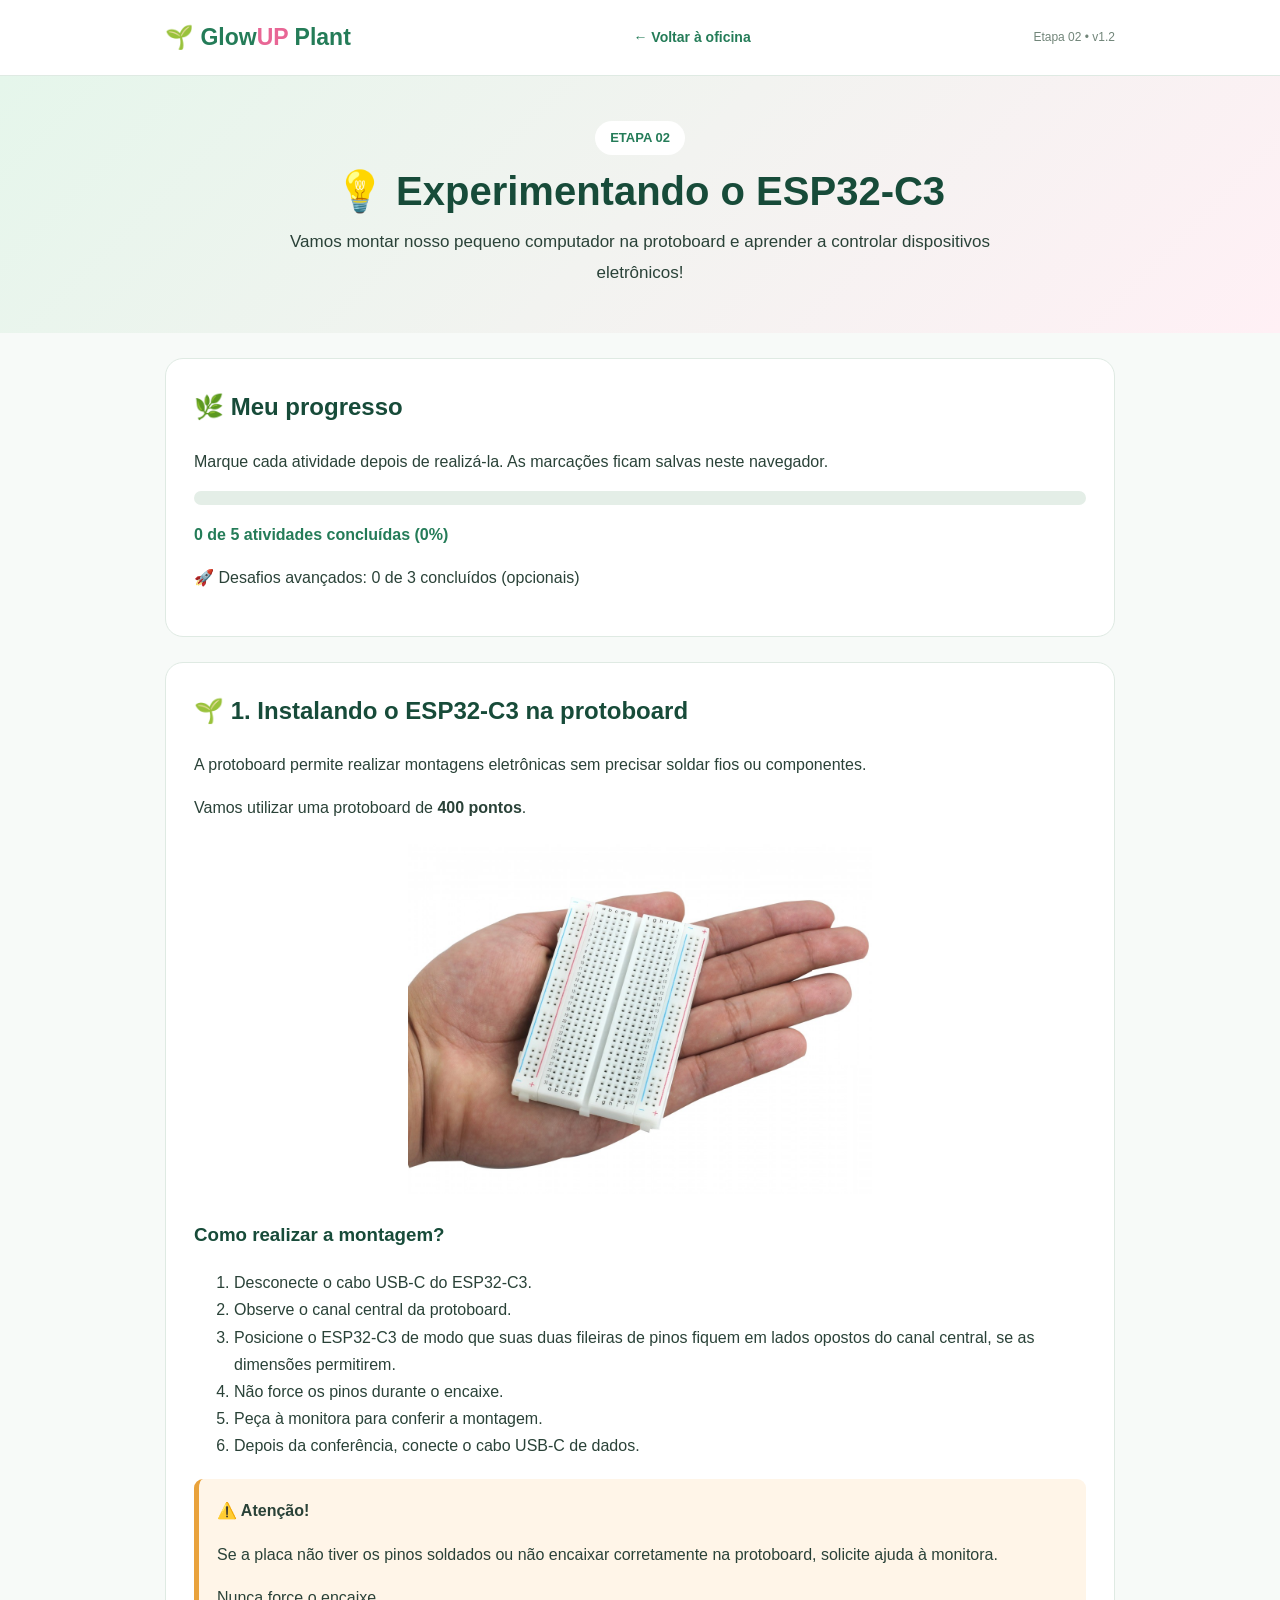
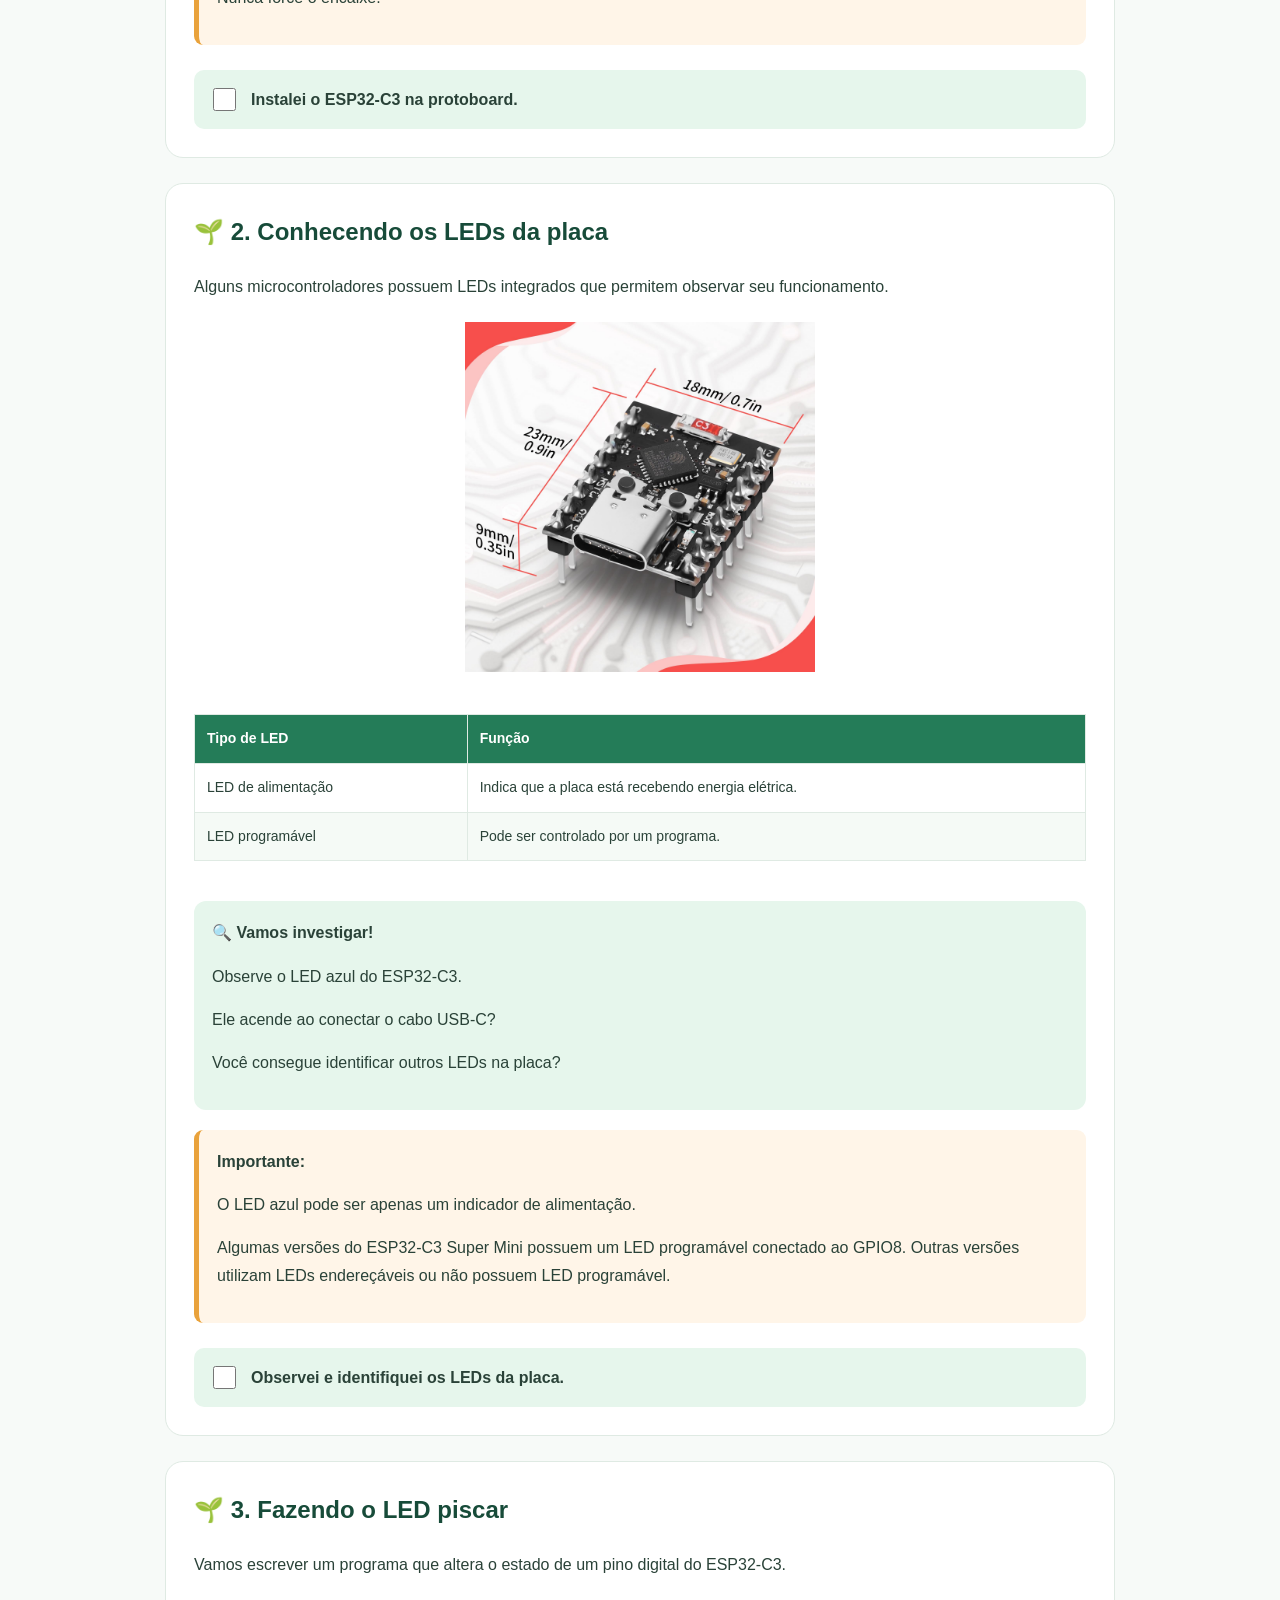
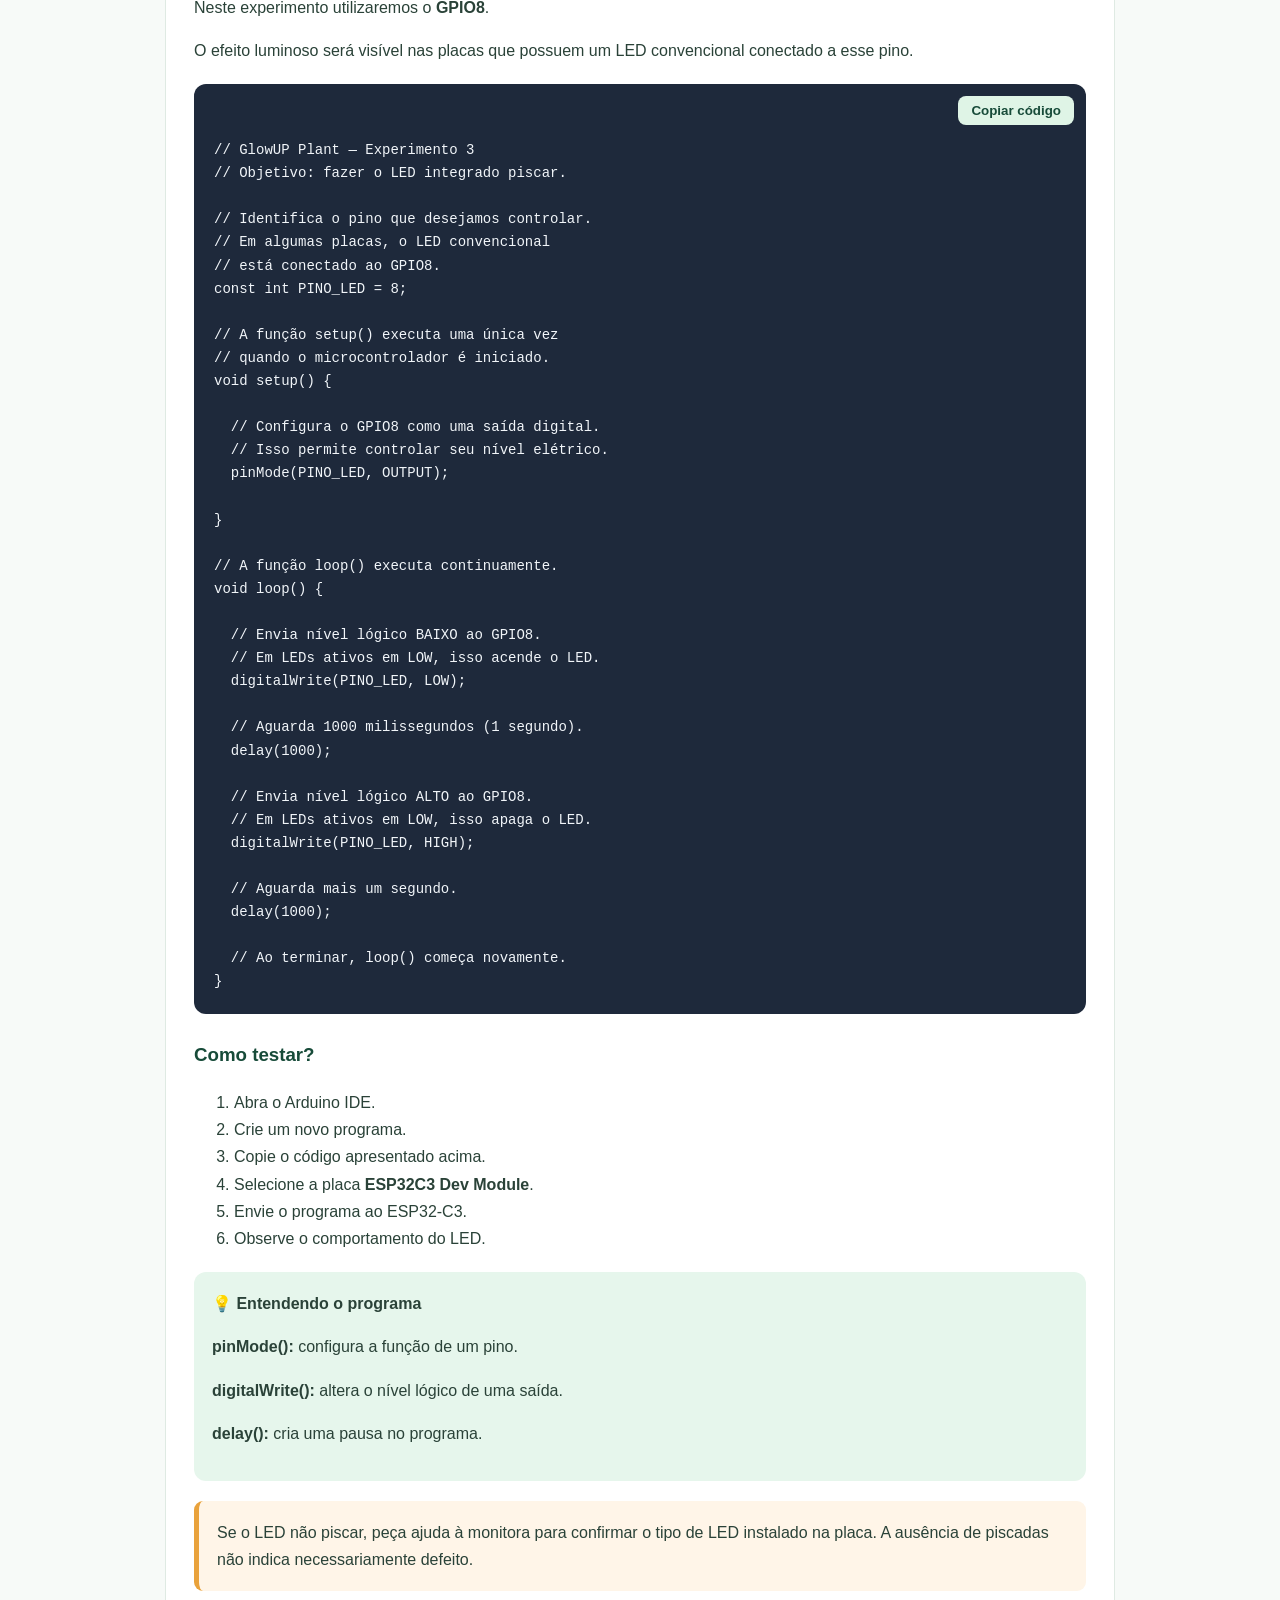
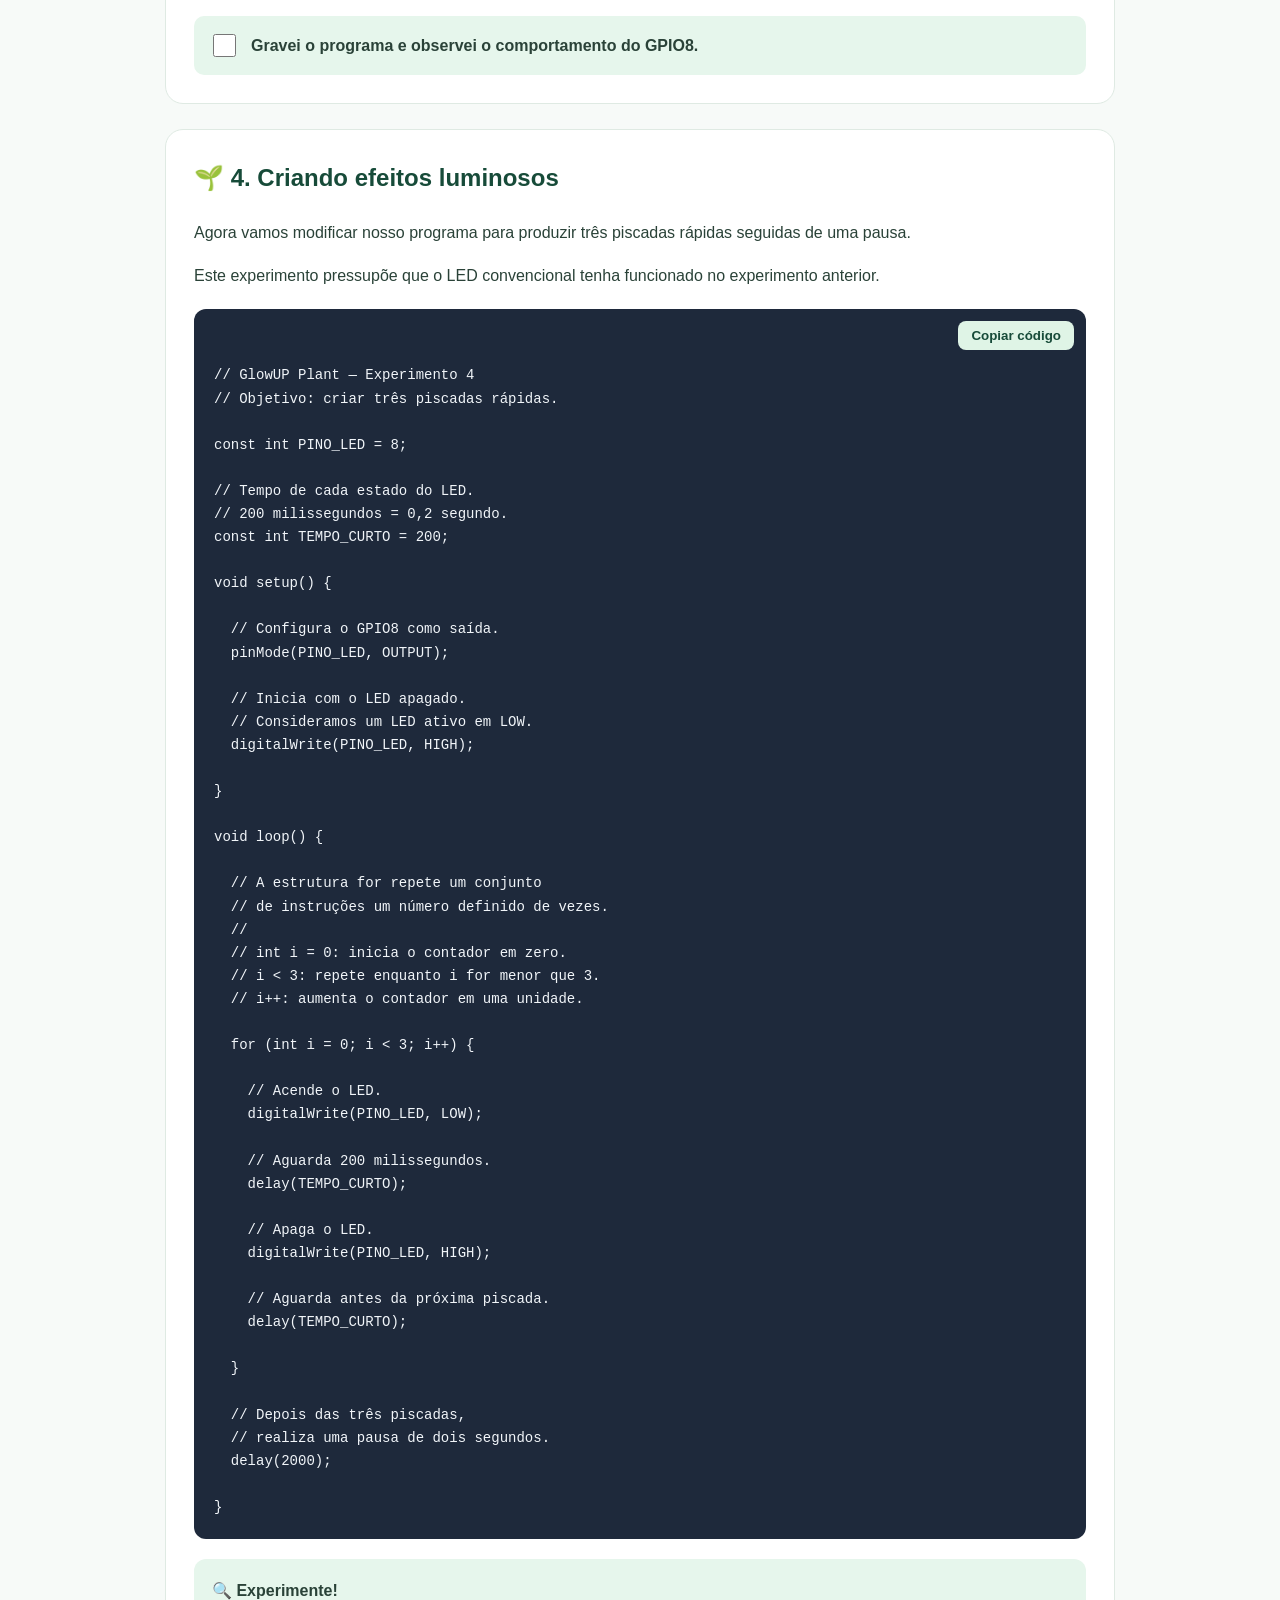
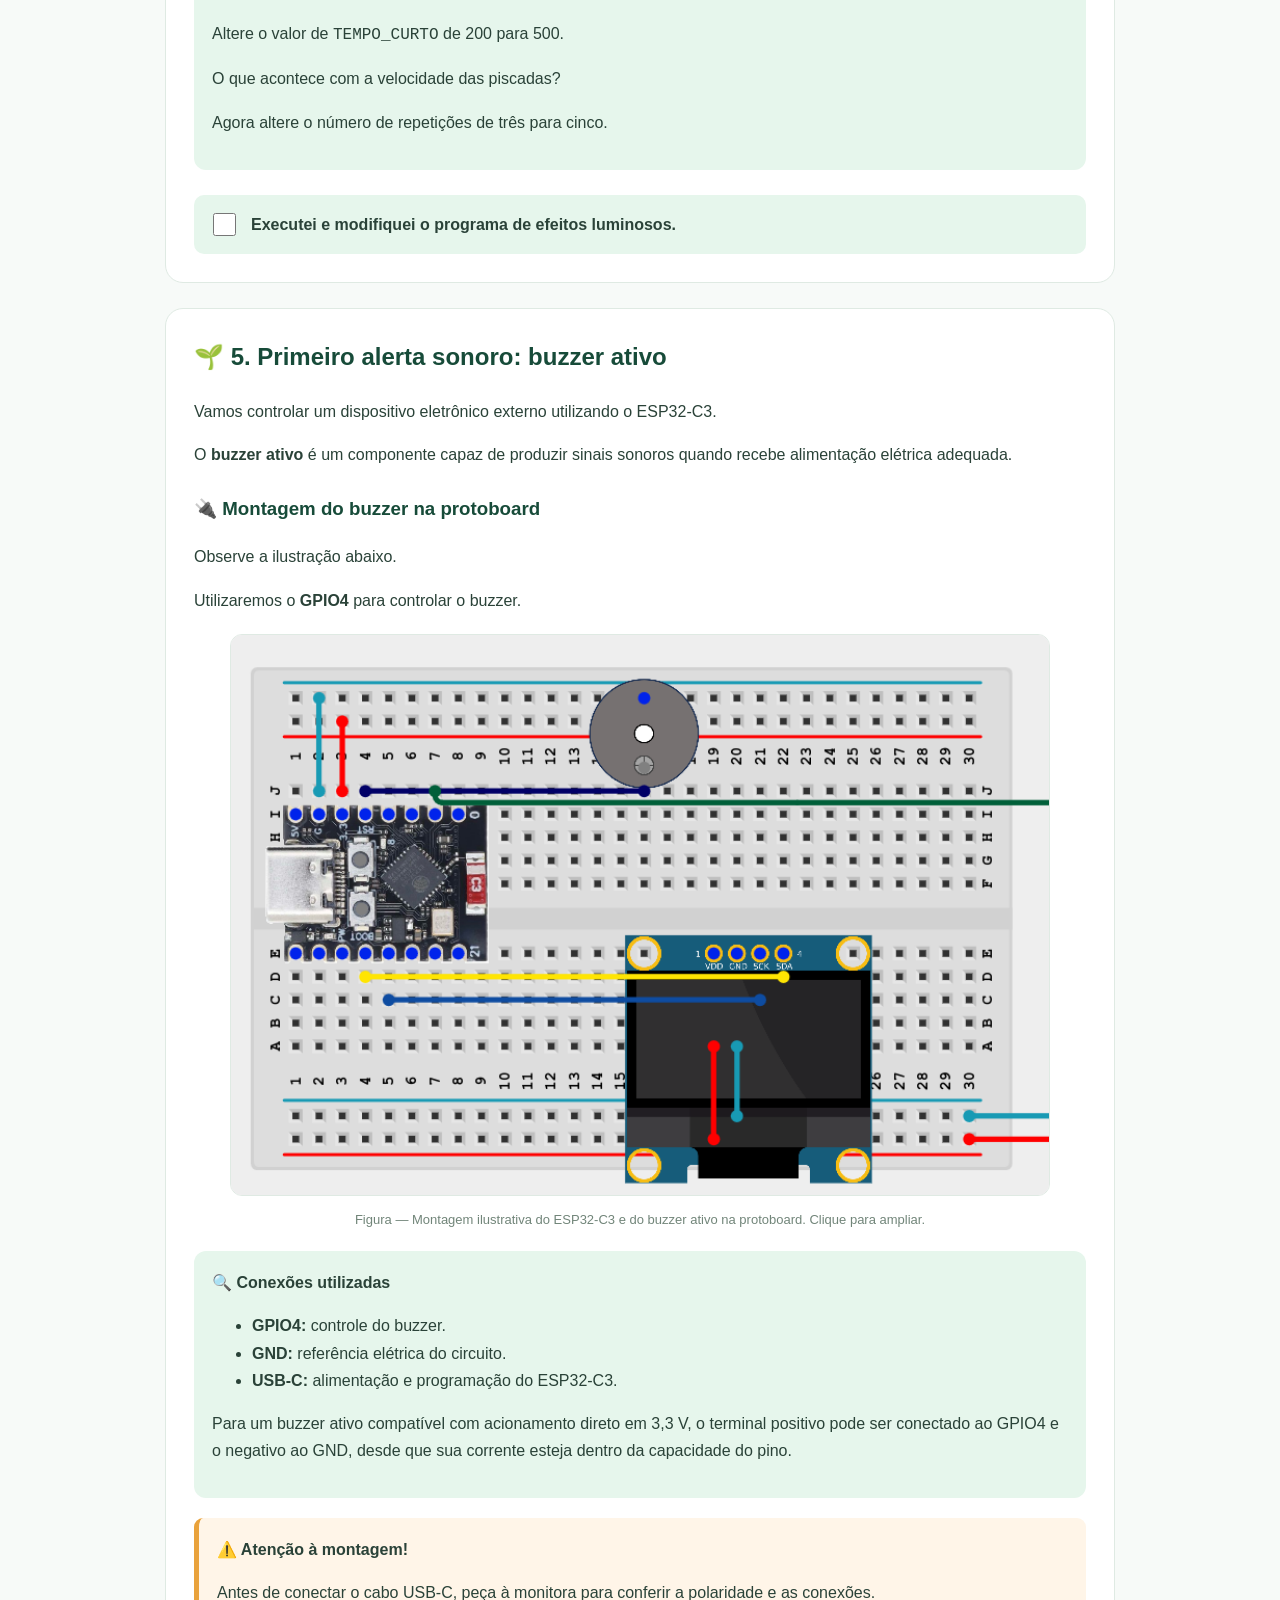
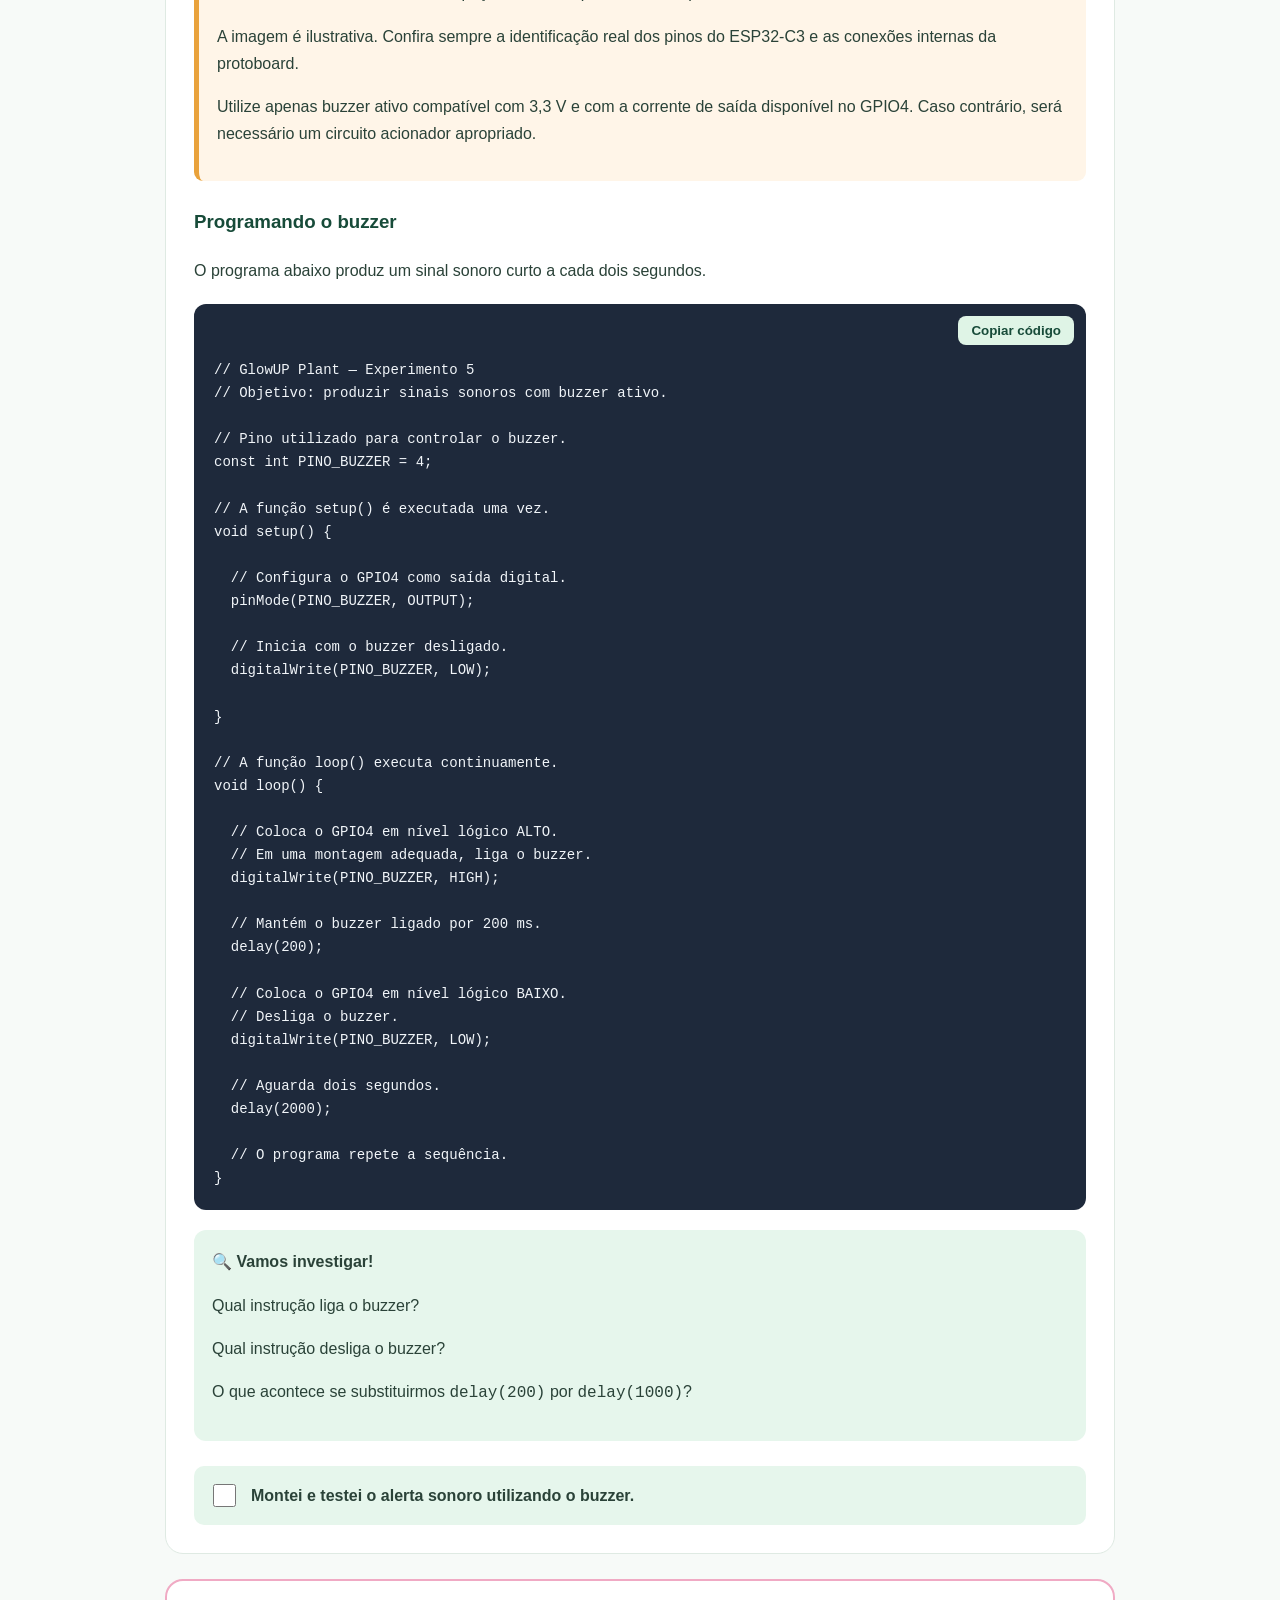
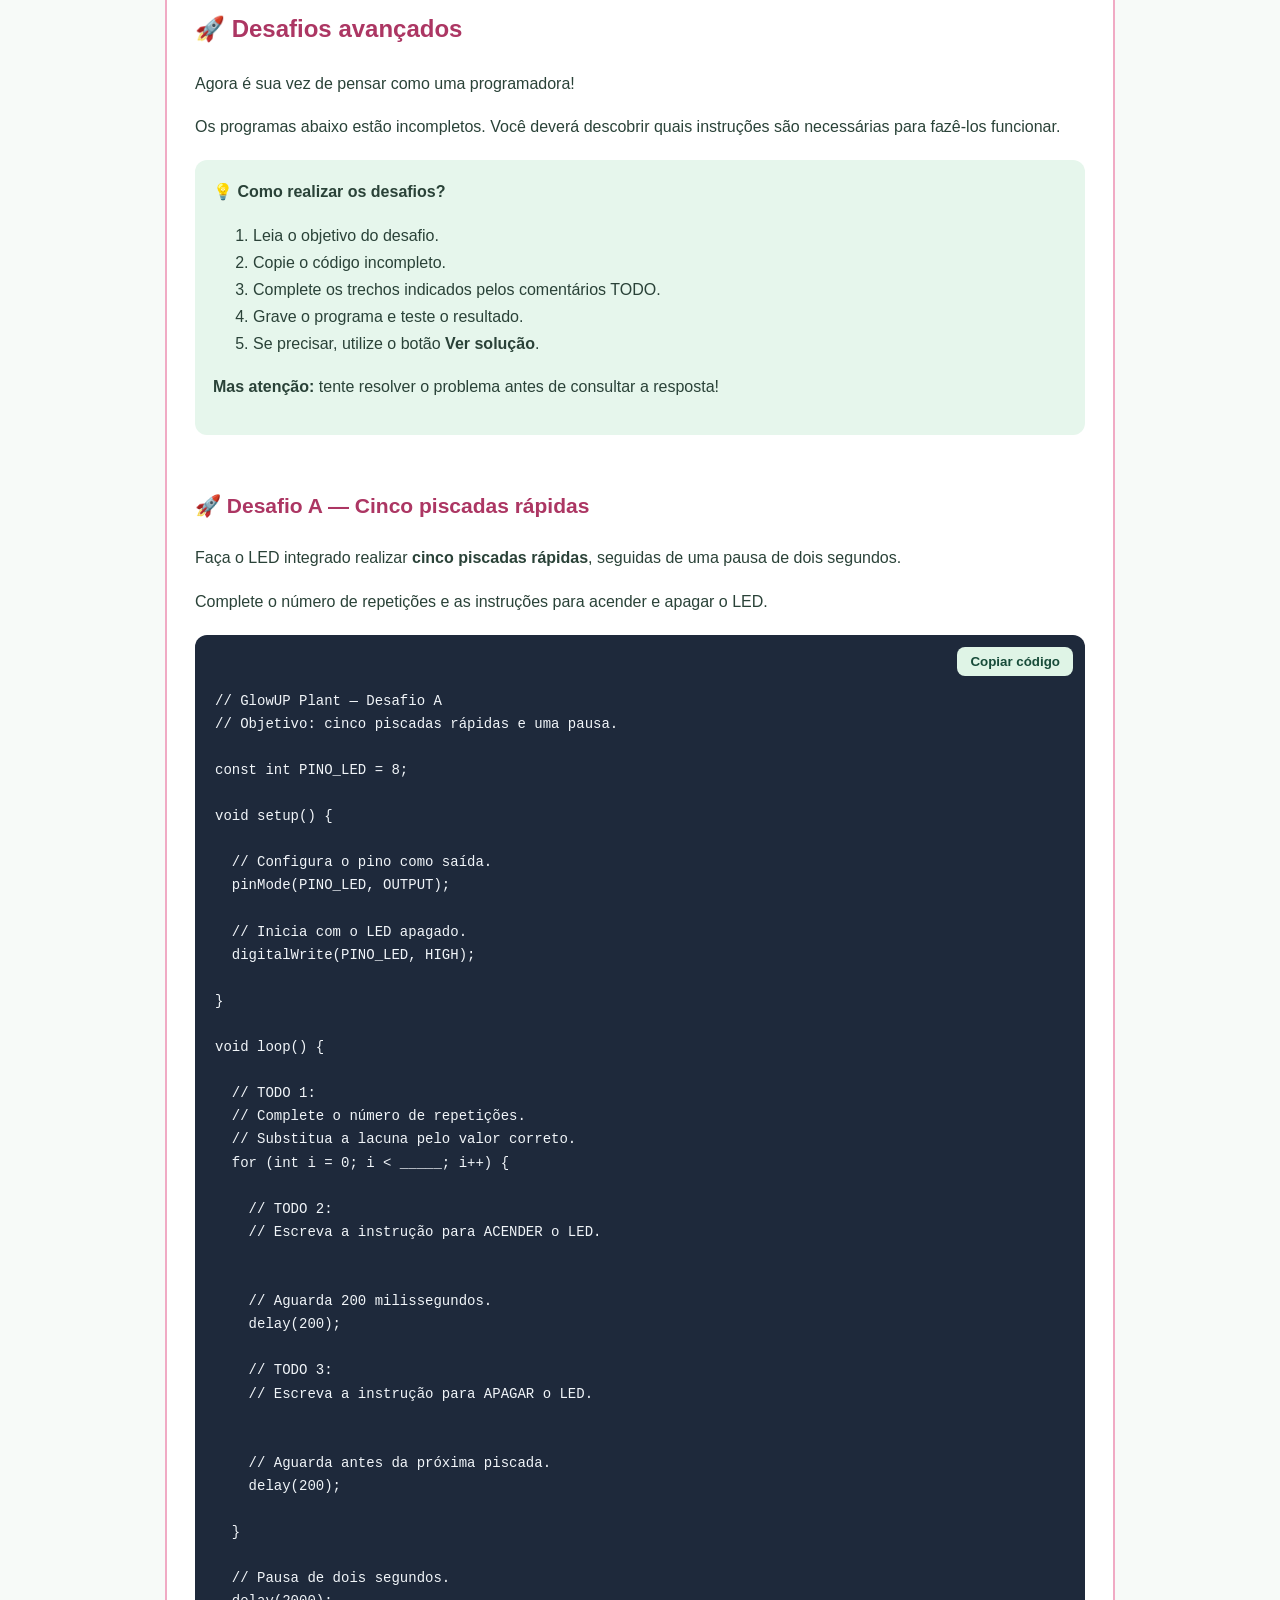
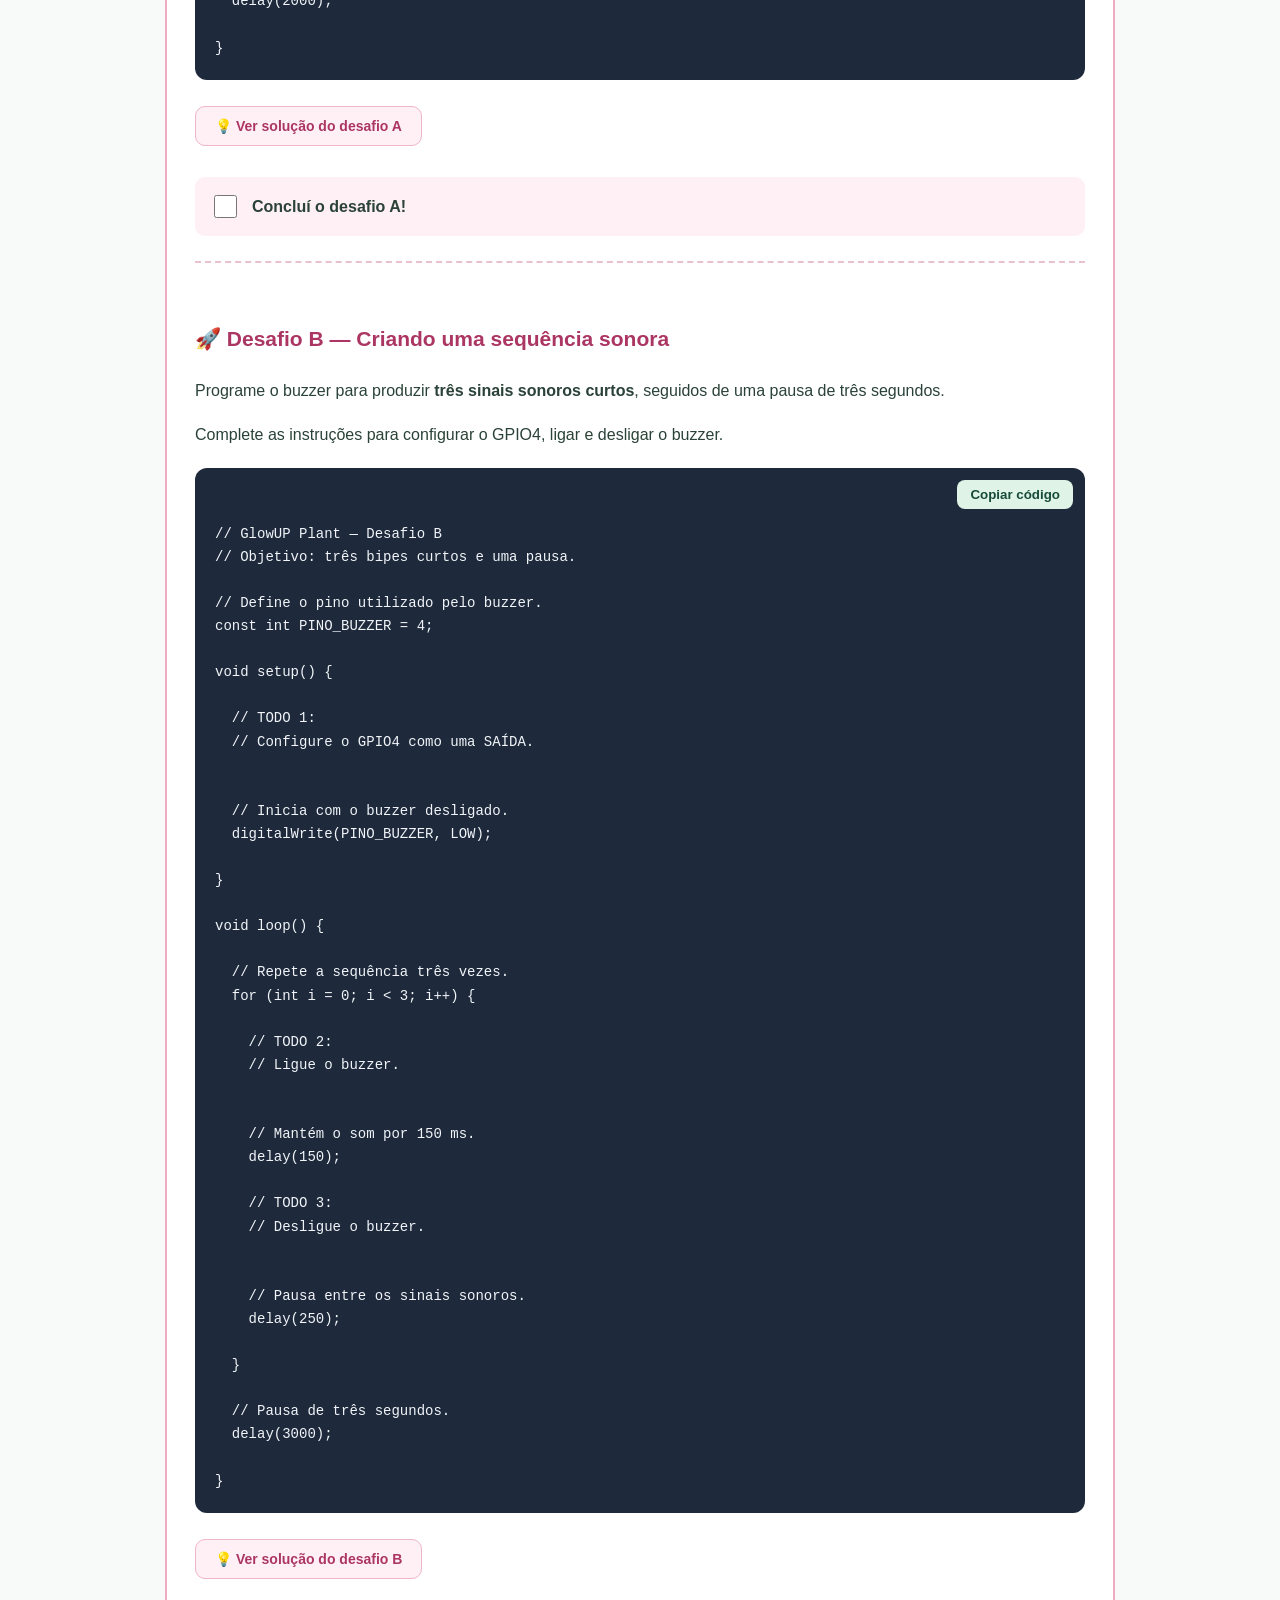
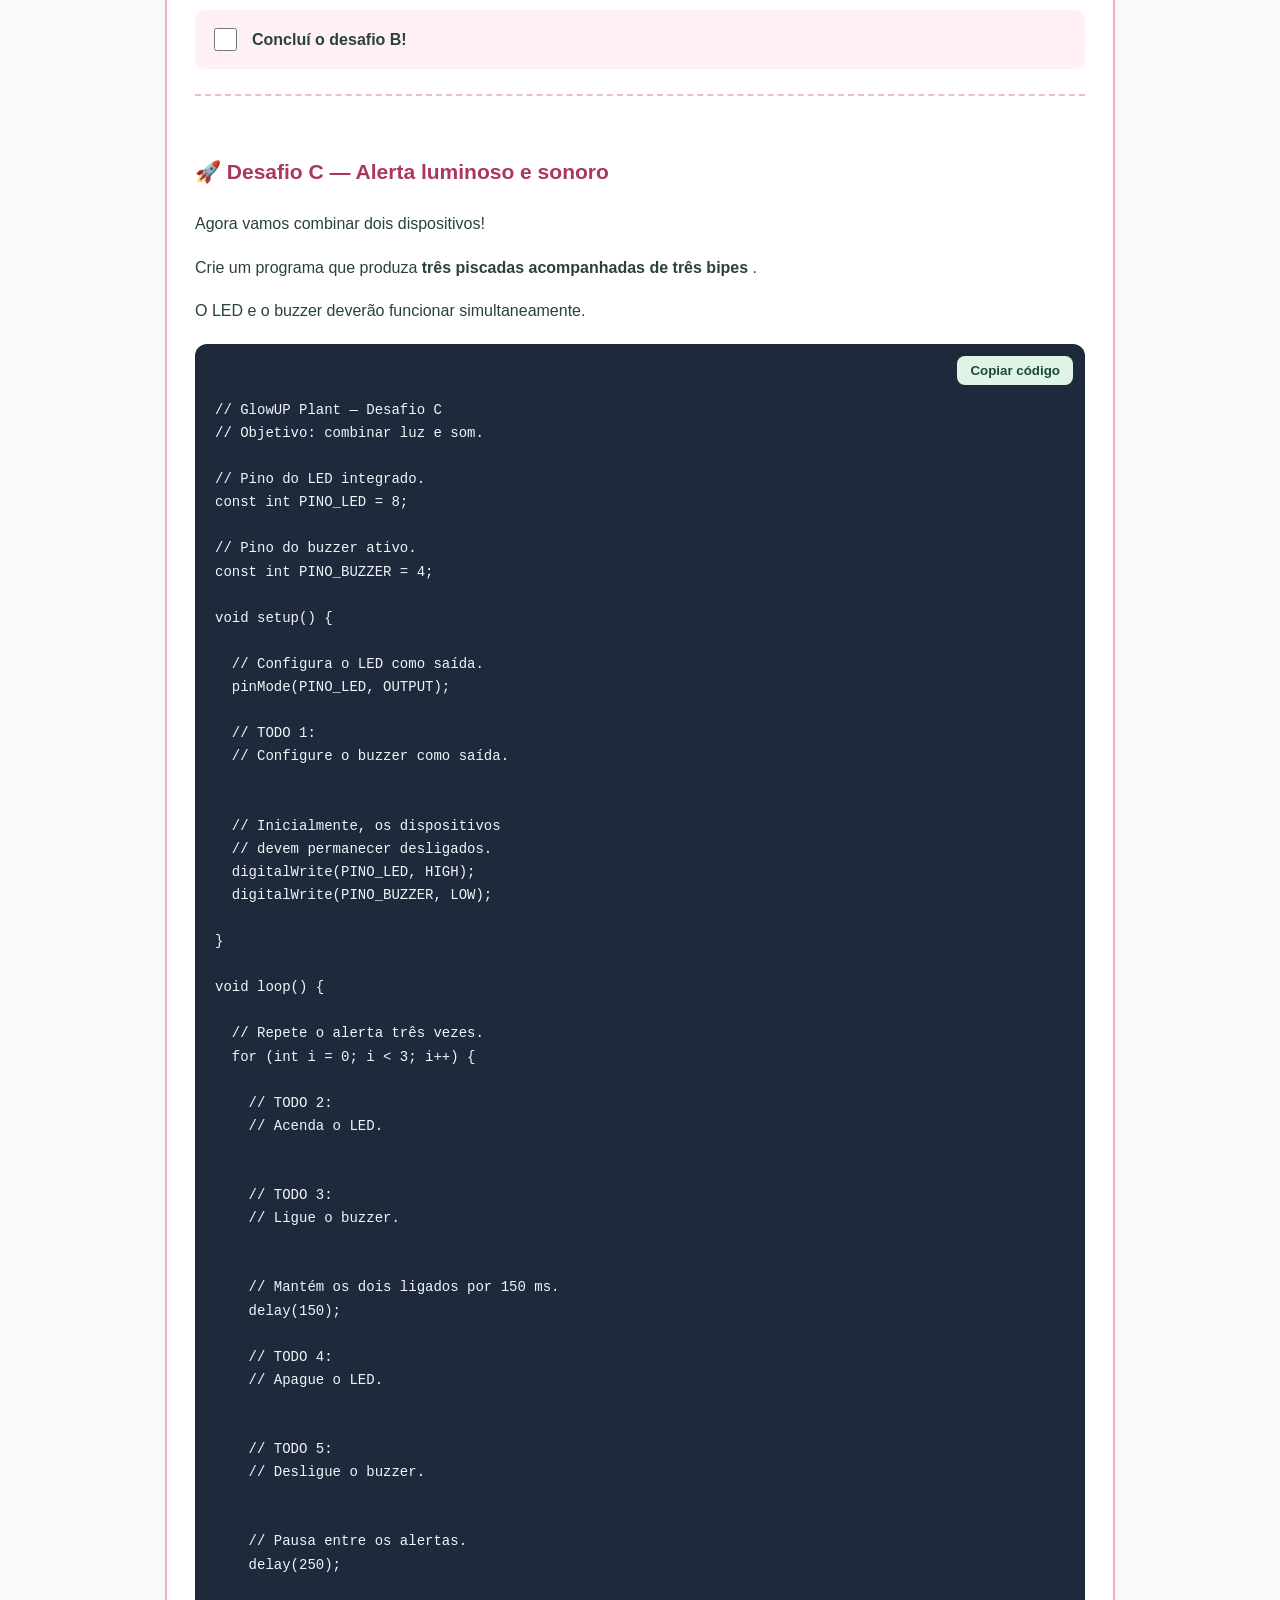
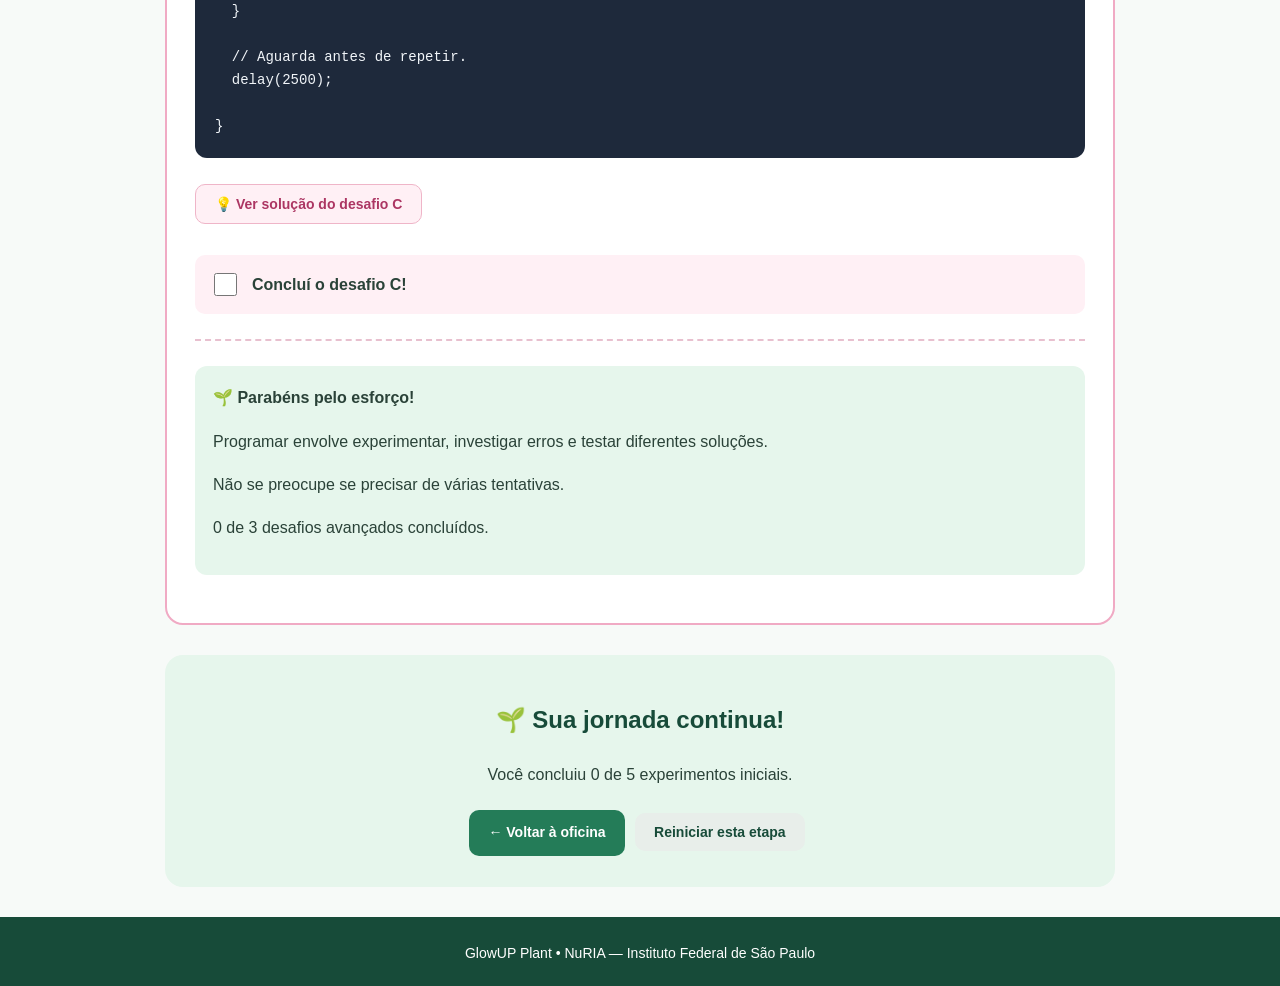
<file: etapa02.html>
<!DOCTYPE html>
<html lang="pt-BR">

<head>
<meta charset="UTF-8">
<meta name="viewport" content="width=device-width, initial-scale=1.0">

<title>Etapa 02 | Experimentando o ESP32-C3 | GlowUP Plant</title>

<link rel="stylesheet" href="style.css">
</head>

<body class="pagina-etapa02">

<!-- ==========================================
     CABEÇALHO
     ========================================== -->

<header>

    <div class="container topo">

        <div class="logo">
            🌱 Glow<span>UP</span> Plant
        </div>

        <a class="voltar" href="index.html">
            ← Voltar à oficina
        </a>

        <span class="versao">
            Etapa 02 • v1.2
        </span>

    </div>

</header>


<!-- ==========================================
     APRESENTAÇÃO
     ========================================== -->

<section class="hero">

    <span class="tag">ETAPA 02</span>

    <h1>💡 Experimentando o ESP32-C3</h1>

    <p>
        Vamos montar nosso pequeno computador
        na protoboard e aprender a controlar
        dispositivos eletrônicos!
    </p>

</section>


<main class="container">


<!-- ==========================================
     PROGRESSO
     ========================================== -->

<section class="bloco">

    <h2>🌿 Meu progresso</h2>

    <p>
        Marque cada atividade depois de realizá-la.
        As marcações ficam salvas neste navegador.
    </p>

    <div
        class="barra"
        id="barra"
        role="progressbar"
        aria-valuemin="0"
        aria-valuemax="100"
        aria-valuenow="0">

        <div
            class="preenchimento"
            id="preenchimento">
        </div>

    </div>

    <p id="contador">
        0 de 5 atividades concluídas
    </p>

    <p id="contadorAvancado">
        🚀 Desafios avançados: opcionais
    </p>

</section>


<!-- ==========================================
     EXPERIMENTO 1
     ========================================== -->

<section class="bloco">

    <h2>🌱 1. Instalando o ESP32-C3 na protoboard</h2>

    <p>
        A protoboard permite realizar montagens
        eletrônicas sem precisar soldar fios
        ou componentes.
    </p>

    <p>
        Vamos utilizar uma protoboard de
        <strong>400 pontos</strong>.
    </p>

    <img
        class="foto"
        src="glowup_imagens/protoboard_400_pontos1.jpg"
        alt="Protoboard de 400 pontos"
        loading="lazy">

    <h3>Como realizar a montagem?</h3>

    <ol>

        <li>
            Desconecte o cabo USB-C do ESP32-C3.
        </li>

        <li>
            Observe o canal central da protoboard.
        </li>

        <li>
            Posicione o ESP32-C3 de modo que
            suas duas fileiras de pinos fiquem
            em lados opostos do canal central,
            se as dimensões permitirem.
        </li>

        <li>
            Não force os pinos durante o encaixe.
        </li>

        <li>
            Peça à monitora para conferir
            a montagem.
        </li>

        <li>
            Depois da conferência, conecte
            o cabo USB-C de dados.
        </li>

    </ol>

    <div class="aviso">

        <strong>⚠️ Atenção!</strong>

        <p>
            Se a placa não tiver os pinos soldados
            ou não encaixar corretamente na protoboard,
            solicite ajuda à monitora.
        </p>

        <p>
            Nunca force o encaixe.
        </p>

    </div>

    <label class="check">

        <input type="checkbox" data-id="1">

        <span>
            Instalei o ESP32-C3 na protoboard.
        </span>

    </label>

</section>


<!-- ==========================================
     EXPERIMENTO 2
     ========================================== -->

<section class="bloco">

    <h2>🌱 2. Conhecendo os LEDs da placa</h2>

    <p>
        Alguns microcontroladores possuem LEDs
        integrados que permitem observar
        seu funcionamento.
    </p>

    <img
        class="foto"
        src="glowup_imagens/esp32_c3_supermini.jpg"
        alt="ESP32-C3 Super Mini"
        loading="lazy">

    <div class="tabela-container">

        <table>

            <thead>
                <tr>
                    <th>Tipo de LED</th>
                    <th>Função</th>
                </tr>
            </thead>

            <tbody>

                <tr>
                    <td>LED de alimentação</td>
                    <td>
                        Indica que a placa está
                        recebendo energia elétrica.
                    </td>
                </tr>

                <tr>
                    <td>LED programável</td>
                    <td>
                        Pode ser controlado
                        por um programa.
                    </td>
                </tr>

            </tbody>

        </table>

    </div>

    <div class="destaque">

        <strong>🔍 Vamos investigar!</strong>

        <p>
            Observe o LED azul do ESP32-C3.
        </p>

        <p>
            Ele acende ao conectar o cabo USB-C?
        </p>

        <p>
            Você consegue identificar outros
            LEDs na placa?
        </p>

    </div>

    <div class="aviso">

        <strong>Importante:</strong>

        <p>
            O LED azul pode ser apenas um indicador
            de alimentação.
        </p>

        <p>
            Algumas versões do ESP32-C3 Super Mini
            possuem um LED programável conectado
            ao GPIO8. Outras versões utilizam
            LEDs endereçáveis ou não possuem
            LED programável.
        </p>

    </div>

    <label class="check">

        <input type="checkbox" data-id="2">

        <span>
            Observei e identifiquei os LEDs da placa.
        </span>

    </label>

</section>


<!-- ==========================================
     EXPERIMENTO 3
     ========================================== -->

<section class="bloco">

    <h2>🌱 3. Fazendo o LED piscar</h2>

    <p>
        Vamos escrever um programa que
        altera o estado de um pino digital
        do ESP32-C3.
    </p>

    <p>
        Neste experimento utilizaremos
        o <strong>GPIO8</strong>.
    </p>

    <p>
        O efeito luminoso será visível
        nas placas que possuem um LED
        convencional conectado a esse pino.
    </p>

    <div class="codigo">

        <button
            class="copiar"
            type="button"
            onclick="copiarCodigo('codigoLED', this)">
            Copiar código
        </button>

<pre id="codigoLED">// GlowUP Plant — Experimento 3
// Objetivo: fazer o LED integrado piscar.

// Identifica o pino que desejamos controlar.
// Em algumas placas, o LED convencional
// está conectado ao GPIO8.
const int PINO_LED = 8;

// A função setup() executa uma única vez
// quando o microcontrolador é iniciado.
void setup() {

  // Configura o GPIO8 como uma saída digital.
  // Isso permite controlar seu nível elétrico.
  pinMode(PINO_LED, OUTPUT);

}

// A função loop() executa continuamente.
void loop() {

  // Envia nível lógico BAIXO ao GPIO8.
  // Em LEDs ativos em LOW, isso acende o LED.
  digitalWrite(PINO_LED, LOW);

  // Aguarda 1000 milissegundos (1 segundo).
  delay(1000);

  // Envia nível lógico ALTO ao GPIO8.
  // Em LEDs ativos em LOW, isso apaga o LED.
  digitalWrite(PINO_LED, HIGH);

  // Aguarda mais um segundo.
  delay(1000);

  // Ao terminar, loop() começa novamente.
}</pre>

    </div>

    <h3>Como testar?</h3>

    <ol>

        <li>Abra o Arduino IDE.</li>

        <li>Crie um novo programa.</li>

        <li>Copie o código apresentado acima.</li>

        <li>
            Selecione a placa
            <strong>ESP32C3 Dev Module</strong>.
        </li>

        <li>
            Envie o programa ao ESP32-C3.
        </li>

        <li>
            Observe o comportamento do LED.
        </li>

    </ol>

    <div class="destaque">

        <strong>💡 Entendendo o programa</strong>

        <p>
            <strong>pinMode():</strong>
            configura a função de um pino.
        </p>

        <p>
            <strong>digitalWrite():</strong>
            altera o nível lógico de uma saída.
        </p>

        <p>
            <strong>delay():</strong>
            cria uma pausa no programa.
        </p>

    </div>

    <div class="aviso">

        Se o LED não piscar, peça ajuda
        à monitora para confirmar o tipo
        de LED instalado na placa.
        A ausência de piscadas não indica
        necessariamente defeito.

    </div>

    <label class="check">

        <input type="checkbox" data-id="3">

        <span>
            Gravei o programa e observei
            o comportamento do GPIO8.
        </span>

    </label>

</section>


<!-- ==========================================
     EXPERIMENTO 4
     ========================================== -->

<section class="bloco">

    <h2>🌱 4. Criando efeitos luminosos</h2>

    <p>
        Agora vamos modificar nosso programa
        para produzir três piscadas rápidas
        seguidas de uma pausa.
    </p>

    <p>
        Este experimento pressupõe que o
        LED convencional tenha funcionado
        no experimento anterior.
    </p>

    <div class="codigo">

        <button
            class="copiar"
            type="button"
            onclick="copiarCodigo('codigoEfeito', this)">
            Copiar código
        </button>

<pre id="codigoEfeito">// GlowUP Plant — Experimento 4
// Objetivo: criar três piscadas rápidas.

const int PINO_LED = 8;

// Tempo de cada estado do LED.
// 200 milissegundos = 0,2 segundo.
const int TEMPO_CURTO = 200;

void setup() {

  // Configura o GPIO8 como saída.
  pinMode(PINO_LED, OUTPUT);

  // Inicia com o LED apagado.
  // Consideramos um LED ativo em LOW.
  digitalWrite(PINO_LED, HIGH);

}

void loop() {

  // A estrutura for repete um conjunto
  // de instruções um número definido de vezes.
  //
  // int i = 0: inicia o contador em zero.
  // i &lt; 3: repete enquanto i for menor que 3.
  // i++: aumenta o contador em uma unidade.

  for (int i = 0; i &lt; 3; i++) {

    // Acende o LED.
    digitalWrite(PINO_LED, LOW);

    // Aguarda 200 milissegundos.
    delay(TEMPO_CURTO);

    // Apaga o LED.
    digitalWrite(PINO_LED, HIGH);

    // Aguarda antes da próxima piscada.
    delay(TEMPO_CURTO);

  }

  // Depois das três piscadas,
  // realiza uma pausa de dois segundos.
  delay(2000);

}</pre>

    </div>

    <div class="destaque">

        <strong>🔍 Experimente!</strong>

        <p>
            Altere o valor de
            <code>TEMPO_CURTO</code>
            de 200 para 500.
        </p>

        <p>
            O que acontece com a velocidade
            das piscadas?
        </p>

        <p>
            Agora altere o número de repetições
            de três para cinco.
        </p>

    </div>

    <label class="check">

        <input type="checkbox" data-id="4">

        <span>
            Executei e modifiquei o
            programa de efeitos luminosos.
        </span>

    </label>

</section>


<!-- ==========================================
     EXPERIMENTO 5
     ========================================== -->

<section class="bloco">

    <h2>🌱 5. Primeiro alerta sonoro: buzzer ativo</h2>

    <p>
        Vamos controlar um dispositivo
        eletrônico externo utilizando
        o ESP32-C3.
    </p>

    <p>
        O <strong>buzzer ativo</strong>
        é um componente capaz de produzir
        sinais sonoros quando recebe
        alimentação elétrica adequada.
    </p>


    <!-- IMAGEM DA MONTAGEM -->

    <h3>🔌 Montagem do buzzer na protoboard</h3>

    <p>
        Observe a ilustração abaixo.
    </p>

    <p>
        Utilizaremos o <strong>GPIO4</strong>
        para controlar o buzzer.
    </p>

    <a
        class="imagem-link"
        href="glowup_imagens/montagem_buzzer.png"
        target="_blank"
        rel="noopener noreferrer">

        <img
            src="glowup_imagens/montagem_buzzer.png"
            alt="Montagem do ESP32-C3 Super Mini na protoboard com buzzer ativo conectado ao GPIO4 e GND"
            loading="lazy">

    </a>

    <p class="legenda">
        Figura — Montagem ilustrativa do ESP32-C3
        e do buzzer ativo na protoboard.
        Clique para ampliar.
    </p>


    <div class="destaque">

        <strong>🔍 Conexões utilizadas</strong>

        <ul>

            <li>
                <strong>GPIO4:</strong>
                controle do buzzer.
            </li>

            <li>
                <strong>GND:</strong>
                referência elétrica do circuito.
            </li>

            <li>
                <strong>USB-C:</strong>
                alimentação e programação
                do ESP32-C3.
            </li>

        </ul>

        <p>
            Para um buzzer ativo compatível
            com acionamento direto em 3,3 V,
            o terminal positivo pode ser
            conectado ao GPIO4 e o negativo
            ao GND, desde que sua corrente
            esteja dentro da capacidade
            do pino.
        </p>

    </div>


    <div class="aviso">

        <strong>⚠️ Atenção à montagem!</strong>

        <p>
            Antes de conectar o cabo USB-C,
            peça à monitora para conferir
            a polaridade e as conexões.
        </p>

        <p>
            A imagem é ilustrativa.
            Confira sempre a identificação
            real dos pinos do ESP32-C3
            e as conexões internas
            da protoboard.
        </p>

        <p>
            Utilize apenas buzzer ativo
            compatível com 3,3 V e
            com a corrente de saída
            disponível no GPIO4.
            Caso contrário, será necessário
            um circuito acionador apropriado.
        </p>

    </div>


    <!-- CÓDIGO DO BUZZER -->

    <h3>Programando o buzzer</h3>

    <p>
        O programa abaixo produz
        um sinal sonoro curto a cada
        dois segundos.
    </p>

    <div class="codigo">

        <button
            class="copiar"
            type="button"
            onclick="copiarCodigo('codigoBuzzer', this)">
            Copiar código
        </button>

<pre id="codigoBuzzer">// GlowUP Plant — Experimento 5
// Objetivo: produzir sinais sonoros com buzzer ativo.

// Pino utilizado para controlar o buzzer.
const int PINO_BUZZER = 4;

// A função setup() é executada uma vez.
void setup() {

  // Configura o GPIO4 como saída digital.
  pinMode(PINO_BUZZER, OUTPUT);

  // Inicia com o buzzer desligado.
  digitalWrite(PINO_BUZZER, LOW);

}

// A função loop() executa continuamente.
void loop() {

  // Coloca o GPIO4 em nível lógico ALTO.
  // Em uma montagem adequada, liga o buzzer.
  digitalWrite(PINO_BUZZER, HIGH);

  // Mantém o buzzer ligado por 200 ms.
  delay(200);

  // Coloca o GPIO4 em nível lógico BAIXO.
  // Desliga o buzzer.
  digitalWrite(PINO_BUZZER, LOW);

  // Aguarda dois segundos.
  delay(2000);

  // O programa repete a sequência.
}</pre>

    </div>


    <div class="destaque">

        <strong>🔍 Vamos investigar!</strong>

        <p>
            Qual instrução liga o buzzer?
        </p>

        <p>
            Qual instrução desliga o buzzer?
        </p>

        <p>
            O que acontece se substituirmos
            <code>delay(200)</code> por
            <code>delay(1000)</code>?
        </p>

    </div>


    <label class="check">

        <input type="checkbox" data-id="5">

        <span>
            Montei e testei o alerta sonoro
            utilizando o buzzer.
        </span>

    </label>

</section>


<!-- ==========================================
     DESAFIOS AVANÇADOS
     ========================================== -->

<section
    class="bloco avancado"
    id="desafio-avancado">

    <h2>🚀 Desafios avançados</h2>

    <p>
        Agora é sua vez de pensar
        como uma programadora!
    </p>

    <p>
        Os programas abaixo estão incompletos.
        Você deverá descobrir quais instruções
        são necessárias para fazê-los funcionar.
    </p>


    <div class="destaque">

        <strong>💡 Como realizar os desafios?</strong>

        <ol>

            <li>
                Leia o objetivo do desafio.
            </li>

            <li>
                Copie o código incompleto.
            </li>

            <li>
                Complete os trechos indicados
                pelos comentários TODO.
            </li>

            <li>
                Grave o programa e teste
                o resultado.
            </li>

            <li>
                Se precisar, utilize o botão
                <strong>Ver solução</strong>.
            </li>

        </ol>

        <p>
            <strong>Mas atenção:</strong>
            tente resolver o problema
            antes de consultar a resposta!
        </p>

    </div>


    <!-- =====================================
         DESAFIO A
         ===================================== -->

    <div class="desafio" id="desafio-a">

        <h3>🚀 Desafio A — Cinco piscadas rápidas</h3>

        <p>
            Faça o LED integrado realizar
            <strong>cinco piscadas rápidas</strong>,
            seguidas de uma pausa
            de dois segundos.
        </p>

        <p>
            Complete o número de repetições
            e as instruções para acender
            e apagar o LED.
        </p>

        <div class="codigo">

            <button
                class="copiar"
                type="button"
                onclick="copiarCodigo('codigoA', this)">
                Copiar código
            </button>

<pre id="codigoA">// GlowUP Plant — Desafio A
// Objetivo: cinco piscadas rápidas e uma pausa.

const int PINO_LED = 8;

void setup() {

  // Configura o pino como saída.
  pinMode(PINO_LED, OUTPUT);

  // Inicia com o LED apagado.
  digitalWrite(PINO_LED, HIGH);

}

void loop() {

  // TODO 1:
  // Complete o número de repetições.
  // Substitua a lacuna pelo valor correto.
  for (int i = 0; i &lt; _____; i++) {

    // TODO 2:
    // Escreva a instrução para ACENDER o LED.


    // Aguarda 200 milissegundos.
    delay(200);

    // TODO 3:
    // Escreva a instrução para APAGAR o LED.


    // Aguarda antes da próxima piscada.
    delay(200);

  }

  // Pausa de dois segundos.
  delay(2000);

}</pre>

        </div>


        <button
            class="botao botao-solucao"
            type="button"
            onclick="mostrarSolucao('solucaoA', this)">
            💡 Ver solução do desafio A
        </button>


        <!-- SOLUÇÃO A -->

        <div
            class="codigo solucao"
            id="solucaoA"
            hidden>

            <button
                class="copiar"
                type="button"
                onclick="copiarCodigo('respostaA', this)">
                Copiar solução
            </button>

<pre id="respostaA">// GlowUP Plant — Solução do Desafio A

const int PINO_LED = 8;

void setup() {

  // Configura o GPIO8 como saída.
  pinMode(PINO_LED, OUTPUT);

  // LED inicialmente apagado.
  digitalWrite(PINO_LED, HIGH);

}

void loop() {

  // Repete a sequência cinco vezes.
  for (int i = 0; i &lt; 5; i++) {

    // Acende o LED ativo em LOW.
    digitalWrite(PINO_LED, LOW);

    // Aguarda 200 milissegundos.
    delay(200);

    // Apaga o LED.
    digitalWrite(PINO_LED, HIGH);

    // Aguarda mais 200 milissegundos.
    delay(200);

  }

  // Aguarda dois segundos.
  delay(2000);

}</pre>

        </div>


        <label class="check">

            <input
                type="checkbox"
                data-id="avancadoA">

            <span>
                Concluí o desafio A!
            </span>

        </label>

    </div>


    <!-- =====================================
         DESAFIO B
         ===================================== -->

    <div class="desafio" id="desafio-b">

        <h3>🚀 Desafio B — Criando uma sequência sonora</h3>

        <p>
            Programe o buzzer para produzir
            <strong>três sinais sonoros curtos</strong>,
            seguidos de uma pausa
            de três segundos.
        </p>

        <p>
            Complete as instruções
            para configurar o GPIO4,
            ligar e desligar o buzzer.
        </p>


        <div class="codigo">

            <button
                class="copiar"
                type="button"
                onclick="copiarCodigo('codigoB', this)">
                Copiar código
            </button>

<pre id="codigoB">// GlowUP Plant — Desafio B
// Objetivo: três bipes curtos e uma pausa.

// Define o pino utilizado pelo buzzer.
const int PINO_BUZZER = 4;

void setup() {

  // TODO 1:
  // Configure o GPIO4 como uma SAÍDA.


  // Inicia com o buzzer desligado.
  digitalWrite(PINO_BUZZER, LOW);

}

void loop() {

  // Repete a sequência três vezes.
  for (int i = 0; i &lt; 3; i++) {

    // TODO 2:
    // Ligue o buzzer.


    // Mantém o som por 150 ms.
    delay(150);

    // TODO 3:
    // Desligue o buzzer.


    // Pausa entre os sinais sonoros.
    delay(250);

  }

  // Pausa de três segundos.
  delay(3000);

}</pre>

        </div>


        <button
            class="botao botao-solucao"
            type="button"
            onclick="mostrarSolucao('solucaoB', this)">
            💡 Ver solução do desafio B
        </button>


        <!-- SOLUÇÃO B -->

        <div
            class="codigo solucao"
            id="solucaoB"
            hidden>

            <button
                class="copiar"
                type="button"
                onclick="copiarCodigo('respostaB', this)">
                Copiar solução
            </button>

<pre id="respostaB">// GlowUP Plant — Solução do Desafio B

const int PINO_BUZZER = 4;

void setup() {

  // Configura o GPIO4 como saída.
  pinMode(PINO_BUZZER, OUTPUT);

  // Inicia com o buzzer desligado.
  digitalWrite(PINO_BUZZER, LOW);

}

void loop() {

  // Executa três sinais sonoros.
  for (int i = 0; i &lt; 3; i++) {

    // Liga o buzzer.
    digitalWrite(PINO_BUZZER, HIGH);

    // Mantém o som por 150 ms.
    delay(150);

    // Desliga o buzzer.
    digitalWrite(PINO_BUZZER, LOW);

    // Aguarda antes do próximo bipe.
    delay(250);

  }

  // Pausa de três segundos.
  delay(3000);

}</pre>

        </div>


        <label class="check">

            <input
                type="checkbox"
                data-id="avancadoB">

            <span>
                Concluí o desafio B!
            </span>

        </label>

    </div>


    <!-- =====================================
         DESAFIO C
         ===================================== -->

    <div class="desafio" id="desafio-c">

        <h3>🚀 Desafio C — Alerta luminoso e sonoro</h3>

        <p>
            Agora vamos combinar
            dois dispositivos!
        </p>

        <p>
            Crie um programa que produza
            <strong>
                três piscadas acompanhadas
                de três bipes
            </strong>.
        </p>

        <p>
            O LED e o buzzer deverão
            funcionar simultaneamente.
        </p>


        <div class="codigo">

            <button
                class="copiar"
                type="button"
                onclick="copiarCodigo('codigoC', this)">
                Copiar código
            </button>

<pre id="codigoC">// GlowUP Plant — Desafio C
// Objetivo: combinar luz e som.

// Pino do LED integrado.
const int PINO_LED = 8;

// Pino do buzzer ativo.
const int PINO_BUZZER = 4;

void setup() {

  // Configura o LED como saída.
  pinMode(PINO_LED, OUTPUT);

  // TODO 1:
  // Configure o buzzer como saída.


  // Inicialmente, os dispositivos
  // devem permanecer desligados.
  digitalWrite(PINO_LED, HIGH);
  digitalWrite(PINO_BUZZER, LOW);

}

void loop() {

  // Repete o alerta três vezes.
  for (int i = 0; i &lt; 3; i++) {

    // TODO 2:
    // Acenda o LED.


    // TODO 3:
    // Ligue o buzzer.


    // Mantém os dois ligados por 150 ms.
    delay(150);

    // TODO 4:
    // Apague o LED.


    // TODO 5:
    // Desligue o buzzer.


    // Pausa entre os alertas.
    delay(250);

  }

  // Aguarda antes de repetir.
  delay(2500);

}</pre>

        </div>


        <button
            class="botao botao-solucao"
            type="button"
            onclick="mostrarSolucao('solucaoC', this)">
            💡 Ver solução do desafio C
        </button>


        <!-- SOLUÇÃO C -->

        <div
            class="codigo solucao"
            id="solucaoC"
            hidden>

            <button
                class="copiar"
                type="button"
                onclick="copiarCodigo('respostaC', this)">
                Copiar solução
            </button>

<pre id="respostaC">// GlowUP Plant — Solução do Desafio C

// Define os pinos utilizados.
const int PINO_LED = 8;
const int PINO_BUZZER = 4;

void setup() {

  // Configura os pinos como saídas.
  pinMode(PINO_LED, OUTPUT);
  pinMode(PINO_BUZZER, OUTPUT);

  // Inicia com os dispositivos desligados.
  digitalWrite(PINO_LED, HIGH);
  digitalWrite(PINO_BUZZER, LOW);

}

void loop() {

  // Executa o alerta três vezes.
  for (int i = 0; i &lt; 3; i++) {

    // Acende o LED.
    digitalWrite(PINO_LED, LOW);

    // Liga o buzzer.
    digitalWrite(PINO_BUZZER, HIGH);

    // Mantém os dois ligados.
    delay(150);

    // Apaga o LED.
    digitalWrite(PINO_LED, HIGH);

    // Desliga o buzzer.
    digitalWrite(PINO_BUZZER, LOW);

    // Pequena pausa.
    delay(250);

  }

  // Pausa antes da próxima sequência.
  delay(2500);

}</pre>

        </div>


        <label class="check">

            <input
                type="checkbox"
                data-id="avancadoC">

            <span>
                Concluí o desafio C!
            </span>

        </label>

    </div>


    <!-- =====================================
         PROGRESSO AVANÇADO
         ===================================== -->

    <div class="destaque">

        <strong>🌱 Parabéns pelo esforço!</strong>

        <p>
            Programar envolve experimentar,
            investigar erros e testar
            diferentes soluções.
        </p>

        <p>
            Não se preocupe se precisar
            de várias tentativas.
        </p>

        <p id="progressoDesafios">
            0 de 3 desafios avançados concluídos.
        </p>

    </div>

</section>


<!-- ==========================================
     FINALIZAÇÃO
     ========================================== -->

<section class="resultado">

    <h2 id="tituloFinal">
        🌱 Sua jornada continua!
    </h2>

    <p id="mensagemFinal">
        Complete os cinco experimentos iniciais.
    </p>

    <a
        class="botao"
        href="index.html">
        ← Voltar à oficina
    </a>

    <button
        class="botao botao-secundario"
        type="button"
        id="reiniciar">
        Reiniciar esta etapa
    </button>

</section>


</main>


<footer>
    GlowUP Plant • NuRIA — Instituto Federal de São Paulo
</footer>


<!-- ==========================================
     JAVASCRIPT
     ========================================== -->

<script>

/* ==========================================
   GLOWUP PLANT — ETAPA 02 — V1.2

   Armazenamento local do progresso.
   Integração com a página index.html.
   Controle independente dos desafios A, B e C.
   ========================================== */


/* CHAVES DO ARMAZENAMENTO */

const CHAVE_ETAPA = "glowup-etapa02-v1";

const CHAVE_GERAL = "glowup-oficina-progresso-v1";


/* ATIVIDADES INICIAIS */

const ATIVIDADES = [
    "1",
    "2",
    "3",
    "4",
    "5"
];


/* DESAFIOS AVANÇADOS */

const DESAFIOS = [
    "avancadoA",
    "avancadoB",
    "avancadoC"
];


/* ==========================================
   CARREGAR DADOS SALVOS
   ========================================== */

function lerJSON(chave) {

    try {

        const texto = localStorage.getItem(chave);

        if (!texto) {
            return {};
        }

        const dados = JSON.parse(texto);

        if (
            dados &&
            typeof dados === "object" &&
            !Array.isArray(dados)
        ) {
            return dados;
        }

        return {};

    } catch (erro) {

        console.warn(
            "Não foi possível ler o progresso:",
            erro
        );

        return {};

    }

}


/* ESTADO ATUAL */

let progresso = lerJSON(CHAVE_ETAPA);


/* ==========================================
   COMPATIBILIDADE COM VERSÃO ANTERIOR
   ========================================== */

/*
   Na versão anterior existia apenas
   um checkbox chamado "avancado".

   Como agora temos três desafios separados,
   a marcação antiga não será interpretada
   como conclusão automática de A, B e C.

   As cinco atividades iniciais
   permanecem preservadas.
*/


/* ==========================================
   SALVAR E SINCRONIZAR
   ========================================== */

function salvarProgresso() {

    const geral = lerJSON(CHAVE_GERAL);

    const inicialConcluido = ATIVIDADES.every(
        id => progresso[id] === true
    );

    const avancadoConcluido = DESAFIOS.every(
        id => progresso[id] === true
    );

    /*
       Mantém o formato já utilizado
       pela página inicial da oficina.
    */

    geral[2] = {
        ...(geral[2] || {}),
        inicial: inicialConcluido,
        avancado: avancadoConcluido
    };

    try {

        localStorage.setItem(
            CHAVE_ETAPA,
            JSON.stringify(progresso)
        );

        localStorage.setItem(
            CHAVE_GERAL,
            JSON.stringify(geral)
        );

    } catch (erro) {

        console.warn(
            "Erro ao salvar o progresso:",
            erro
        );

    }

}


/* ==========================================
   ATUALIZAR A INTERFACE
   ========================================== */

function atualizar() {

    /*
       Restaura as marcações dos checkboxes.
    */

    document.querySelectorAll(
        "input[type='checkbox'][data-id]"
    ).forEach(caixa => {

        const id = caixa.dataset.id;

        caixa.checked = progresso[id] === true;

    });


    /*
       Calcula o progresso inicial.
    */

    const concluidas = ATIVIDADES.filter(
        id => progresso[id] === true
    ).length;

    const porcentagem = Math.round(
        concluidas / ATIVIDADES.length * 100
    );


    /*
       Atualiza a barra de progresso.
    */

    document.getElementById(
        "preenchimento"
    ).style.width = porcentagem + "%";


    document.getElementById(
        "barra"
    ).setAttribute(
        "aria-valuenow",
        porcentagem
    );


    document.getElementById(
        "contador"
    ).textContent =
        concluidas +
        " de " +
        ATIVIDADES.length +
        " atividades concluídas (" +
        porcentagem +
        "%)";


    /*
       Calcula os desafios avançados.
    */

    const avancadosConcluidos = DESAFIOS.filter(
        id => progresso[id] === true
    ).length;


    document.getElementById(
        "progressoDesafios"
    ).textContent =
        avancadosConcluidos +
        " de 3 desafios avançados concluídos.";


    /*
       Atualiza indicador superior.
    */

    const indicadorAvancado = document.getElementById(
        "contadorAvancado"
    );

    if (avancadosConcluidos === 3) {

        indicadorAvancado.textContent =
            "🚀 Desafios avançados: concluídos ✓";

    } else {

        indicadorAvancado.textContent =
            "🚀 Desafios avançados: " +
            avancadosConcluidos +
            " de 3 concluídos (opcionais)";

    }


    /*
       Atualiza mensagem final.
    */

    const titulo = document.getElementById(
        "tituloFinal"
    );

    const mensagem = document.getElementById(
        "mensagemFinal"
    );


    if (concluidas === ATIVIDADES.length) {

        titulo.textContent =
            "🎉 Parabéns! Etapa 02 concluída!";

        mensagem.textContent =
            "Você montou o ESP32-C3 na protoboard, " +
            "explorou seus LEDs e experimentou " +
            "programas de controle eletrônico!";

    } else {

        titulo.textContent =
            "🌱 Sua jornada continua!";

        mensagem.textContent =
            "Você concluiu " +
            concluidas +
            " de " +
            ATIVIDADES.length +
            " experimentos iniciais.";

    }

}


/* ==========================================
   EVENTOS DOS CHECKBOXES
   ========================================== */

document.addEventListener(
    "change",
    function(evento) {

        const elemento = evento.target;

        if (!elemento.matches(
            "input[type='checkbox'][data-id]"
        )) {
            return;
        }

        const id = elemento.dataset.id;

        progresso[id] = elemento.checked;

        salvarProgresso();

        atualizar();

    }
);


/* ==========================================
   COPIAR CÓDIGO
   ========================================== */

async function copiarCodigo(id, botao) {

    const elemento = document.getElementById(id);

    if (!elemento) {
        return;
    }

    const codigo = elemento.textContent;

    const textoAnterior = botao.textContent;

    try {

        await navigator.clipboard.writeText(codigo);

        botao.textContent = "Copiado! ✓";

        setTimeout(function() {

            botao.textContent = textoAnterior;

        }, 2000);

    } catch (erro) {

        alert(
            "Não foi possível copiar automaticamente. " +
            "Selecione o código e copie manualmente."
        );

    }

}


/* ==========================================
   CONFIRMAÇÃO PARA MOSTRAR SOLUÇÃO
   ========================================== */

function mostrarSolucao(id, botao) {

    const bloco = document.getElementById(id);

    if (!bloco) {
        return;
    }


    /*
       Caso a solução esteja visível,
       permite ocultá-la novamente.
    */

    if (!bloco.hidden) {

        bloco.hidden = true;

        botao.textContent =
            "💡 Ver solução";

        return;

    }


    /*
       Antes de revelar a solução,
       solicita confirmação.
    */

    const confirmar = confirm(

        "💡 Você quer mesmo saber a resposta?\n\n" +

        "Que tal tentar mais um pouco " +
        "antes de consultar a solução?\n\n" +

        "Clique em OK para ver a resposta.\n" +

        "Clique em Cancelar para continuar tentando."

    );


    /*
       Se a participante clicar em Cancelar,
       a solução permanece oculta.
    */

    if (!confirmar) {
        return;
    }


    /*
       Se clicar em OK,
       apresenta a solução completa.
    */

    bloco.hidden = false;

    botao.textContent =
        "🙈 Ocultar solução";


    /*
       Desloca a página até a resposta.
    */

    bloco.scrollIntoView({

        behavior: "smooth",
        block: "nearest"

    });

}


/* ==========================================
   REINICIAR ETAPA
   ========================================== */

document.getElementById(
    "reiniciar"
).addEventListener(
    "click",
    function() {

        const confirmar = confirm(
            "Deseja reiniciar todo o progresso " +
            "da Etapa 02?"
        );

        if (!confirmar) {
            return;
        }

        progresso = {};

        salvarProgresso();

        atualizar();


        /*
           Oculta novamente as soluções.
        */

        document.querySelectorAll(
            ".solucao"
        ).forEach(bloco => {

            bloco.hidden = true;

        });


        /*
           Restaura o texto dos botões.
        */

        document.querySelectorAll(
            ".botao-solucao"
        ).forEach(botao => {

            const texto = botao.textContent;

            if (texto.includes("Ocultar")) {

                botao.textContent =
                    "💡 Ver solução";

            }

        });

    }
);


/* ==========================================
   INICIALIZAÇÃO
   ========================================== */

atualizar();

</script>

</body>
</html>
</file>
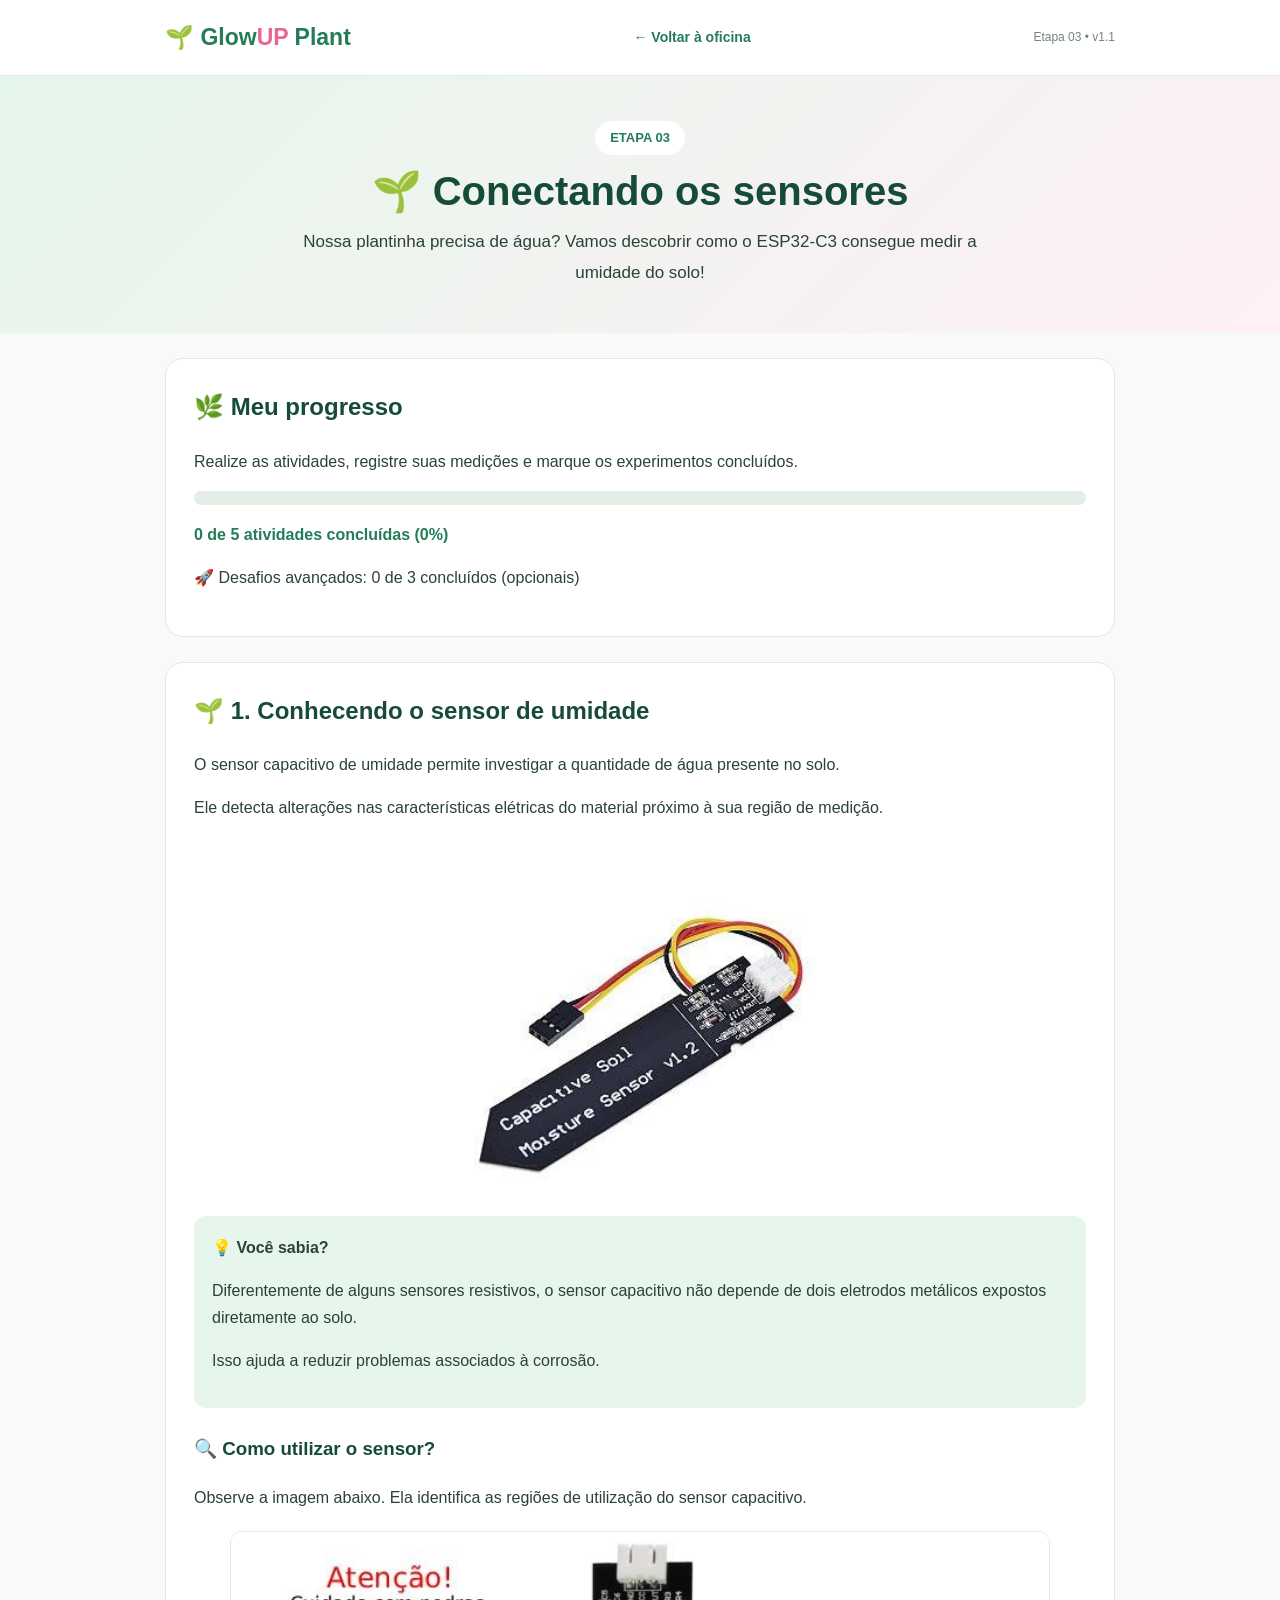
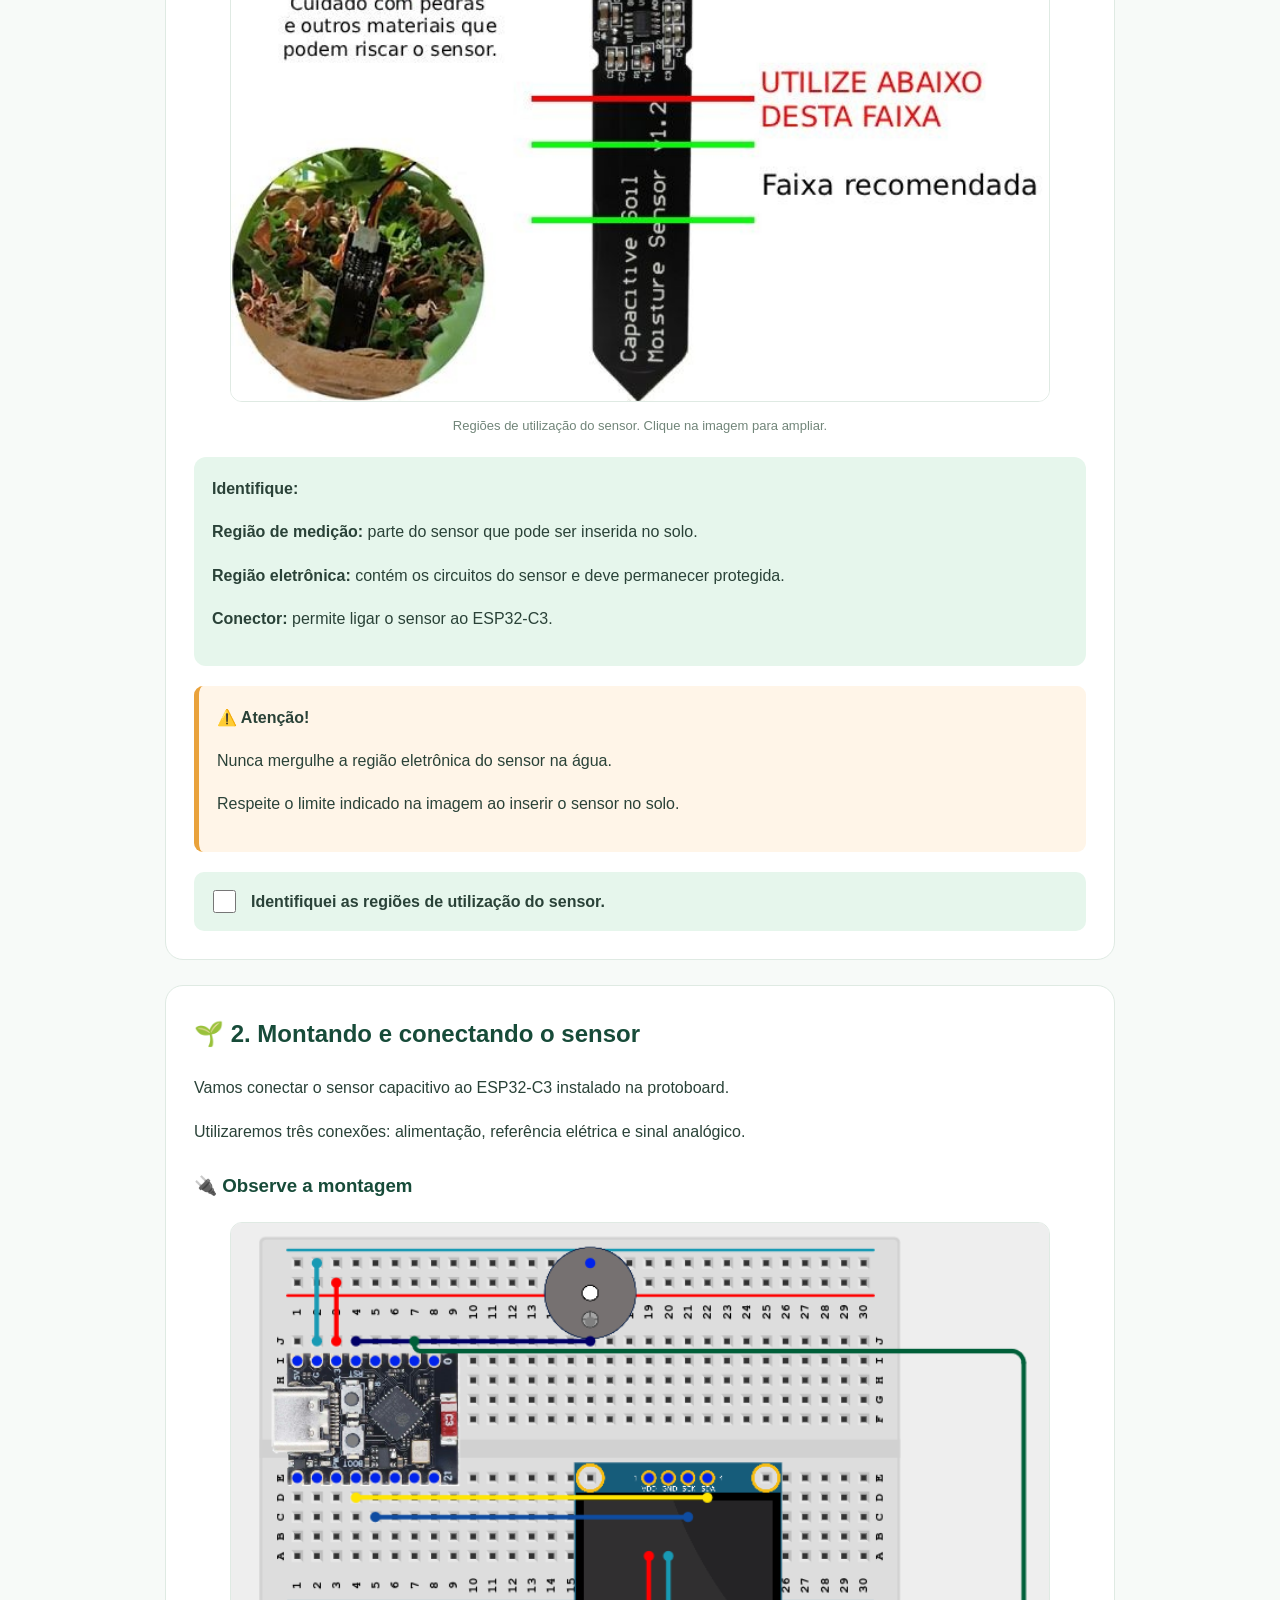
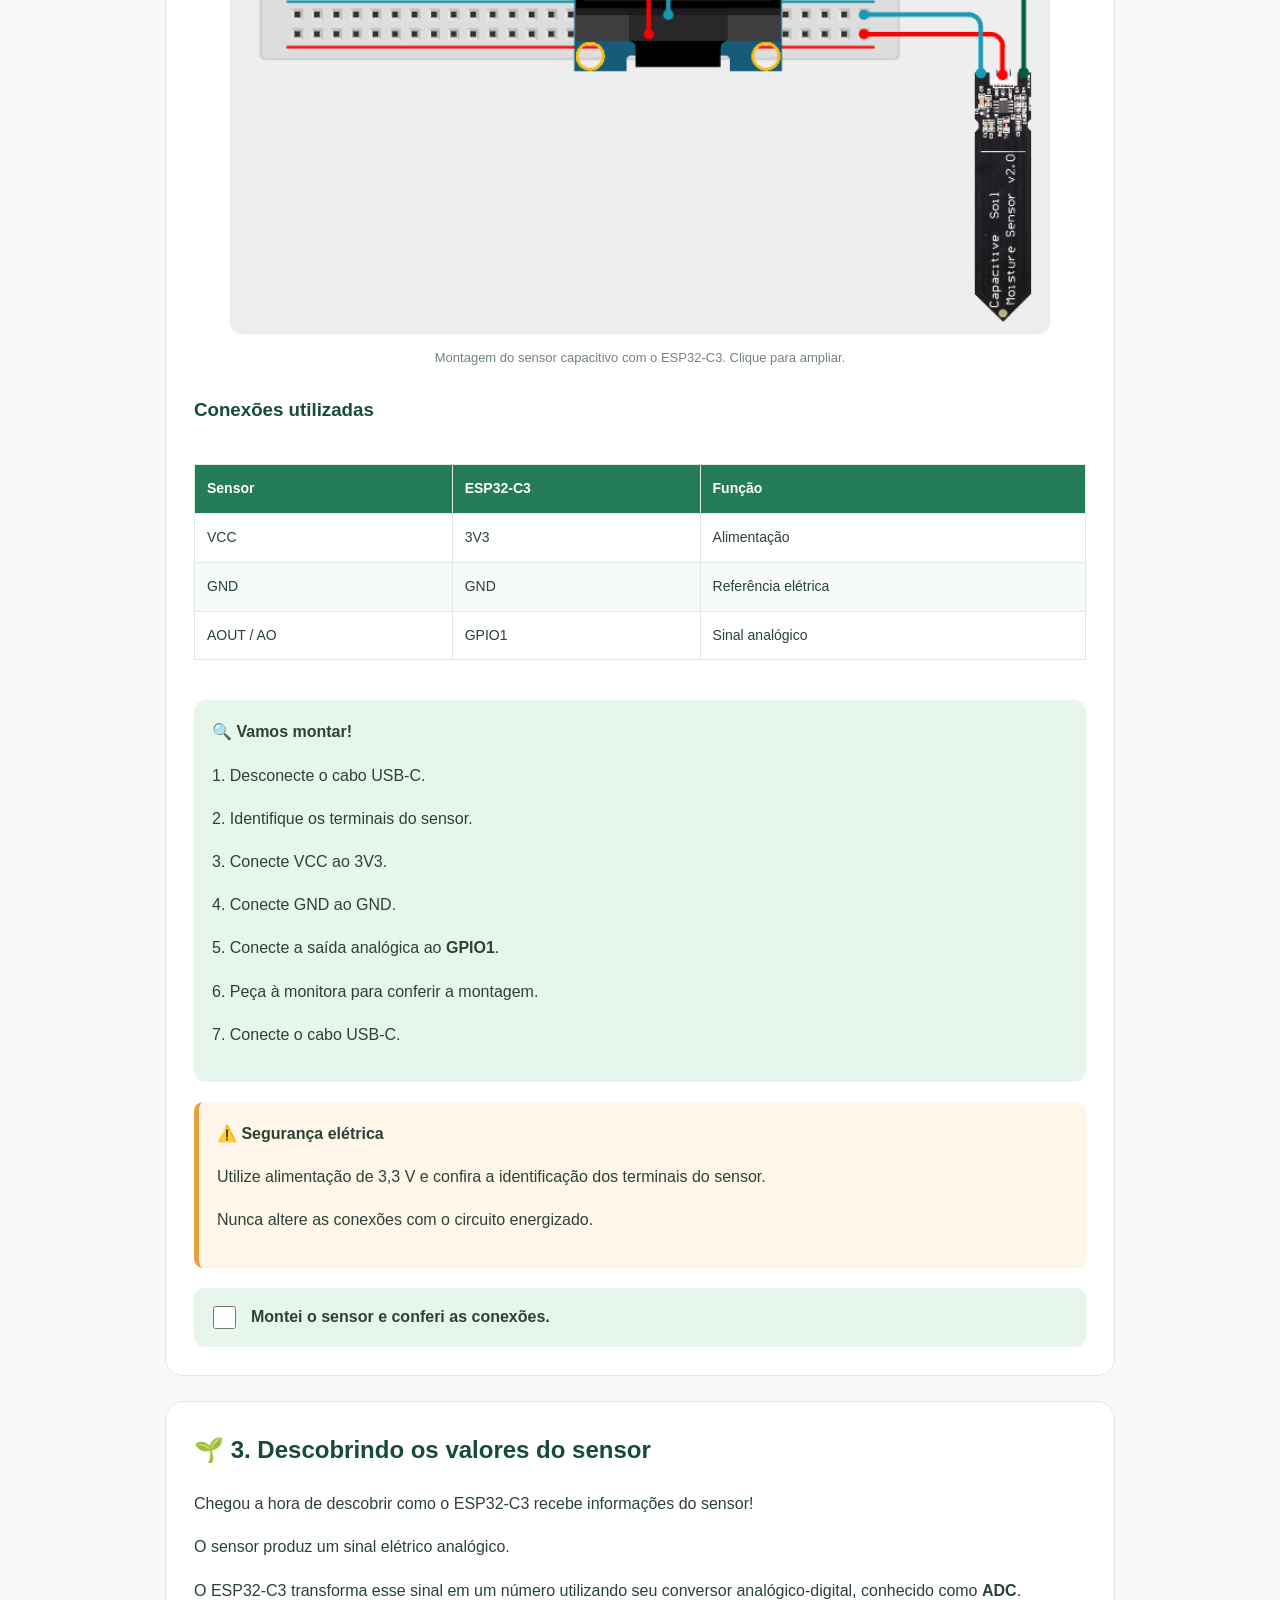
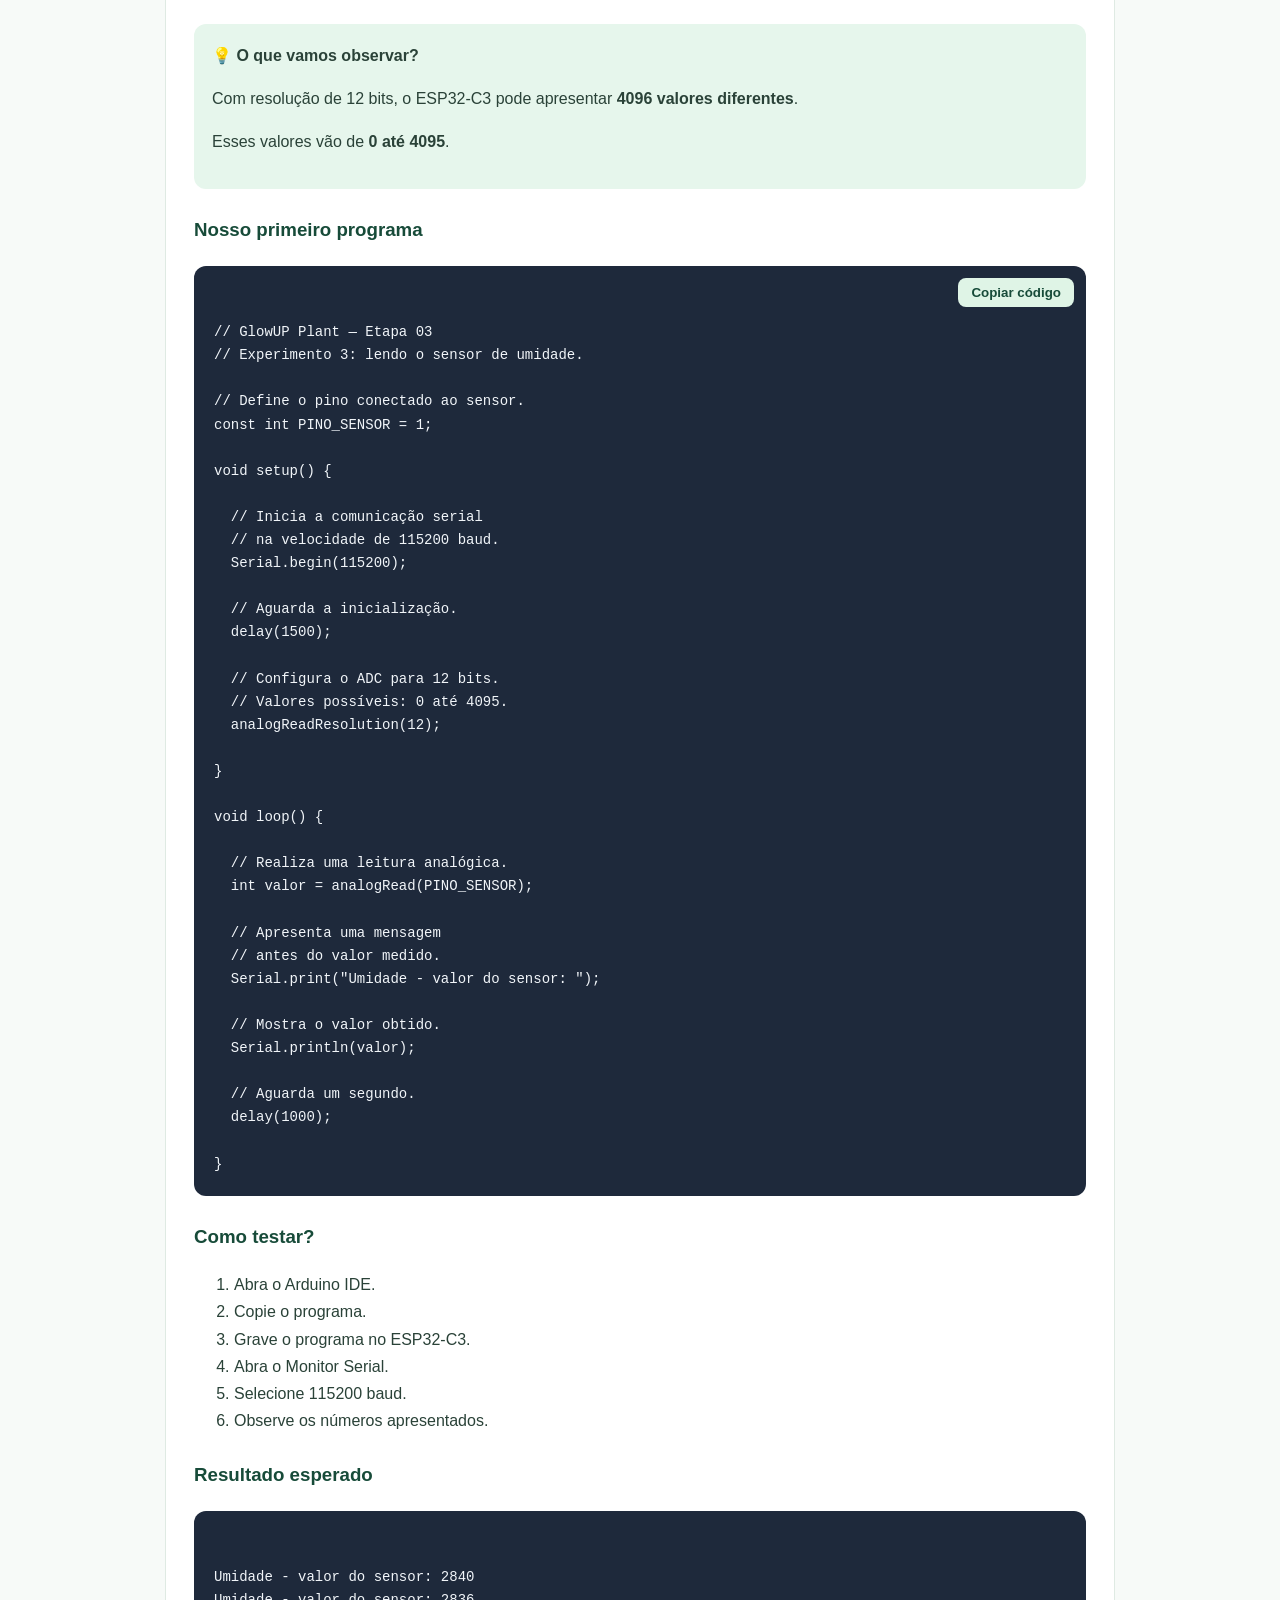
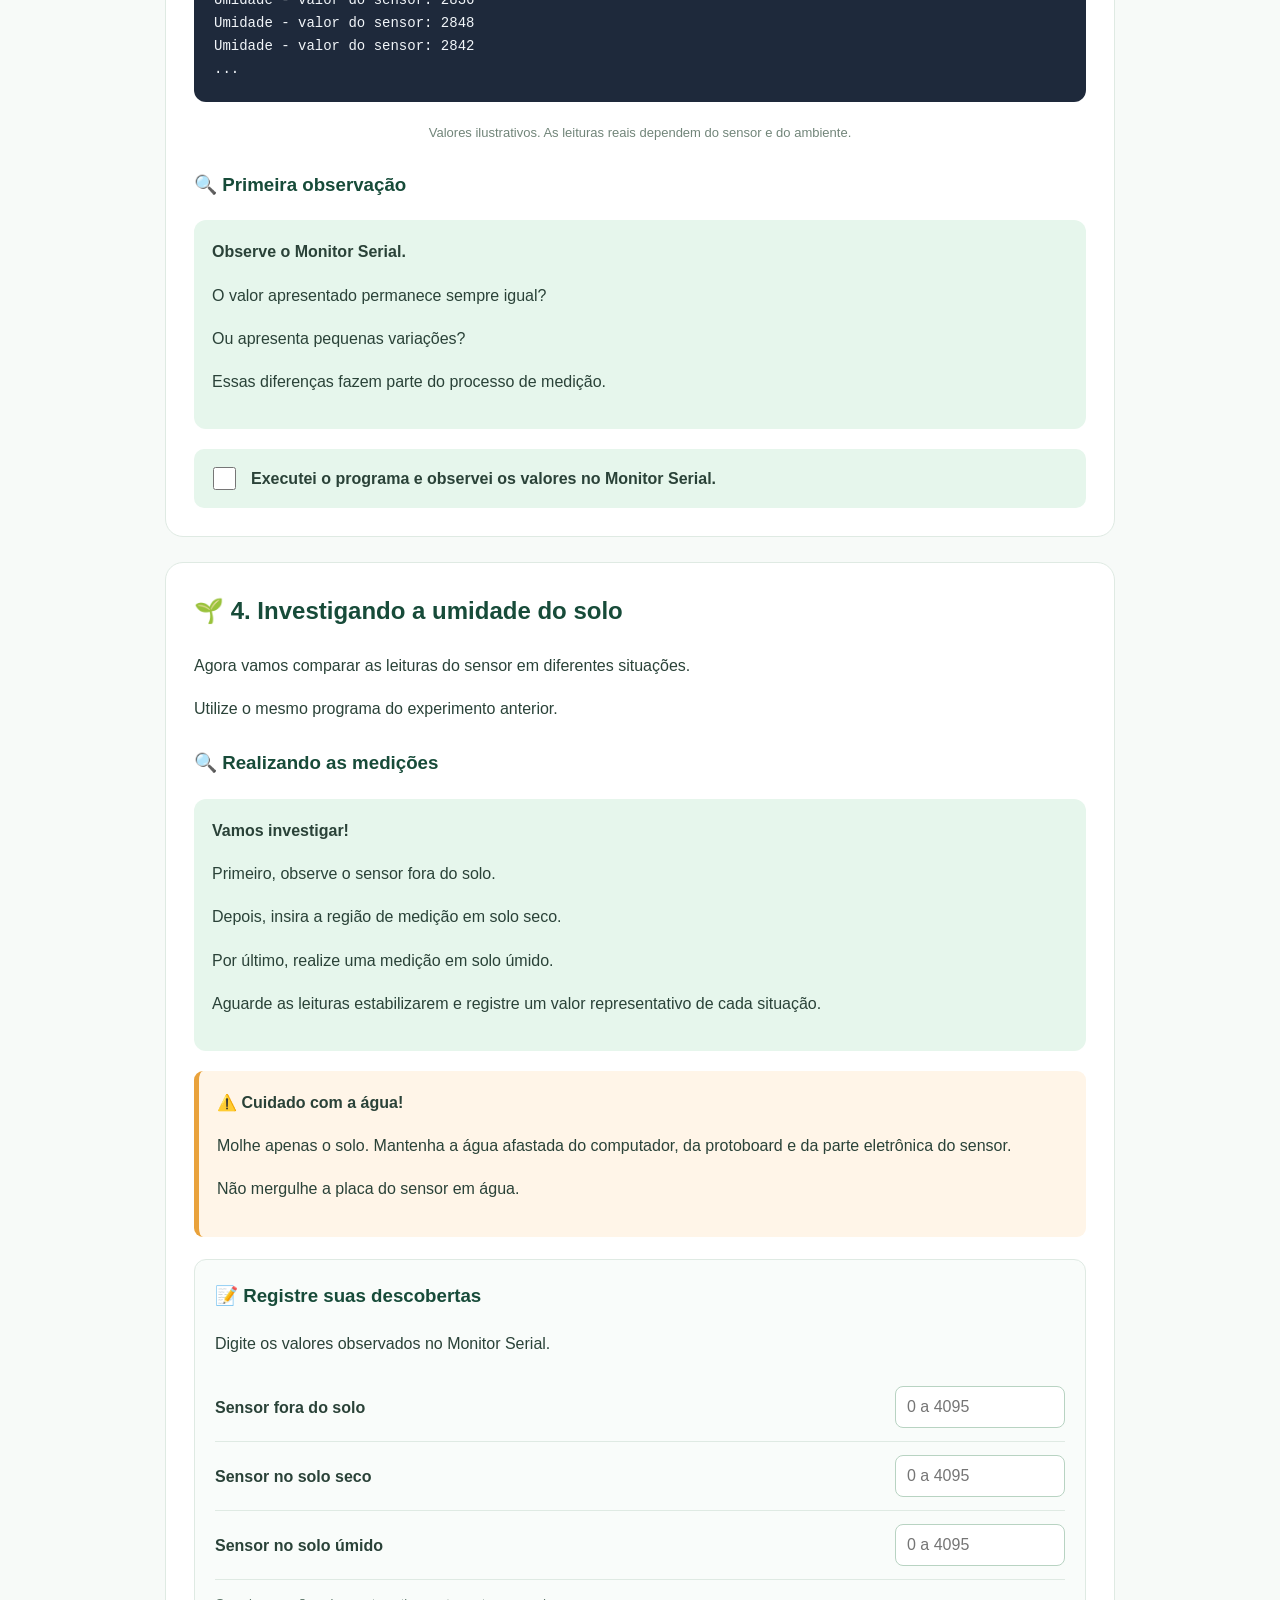
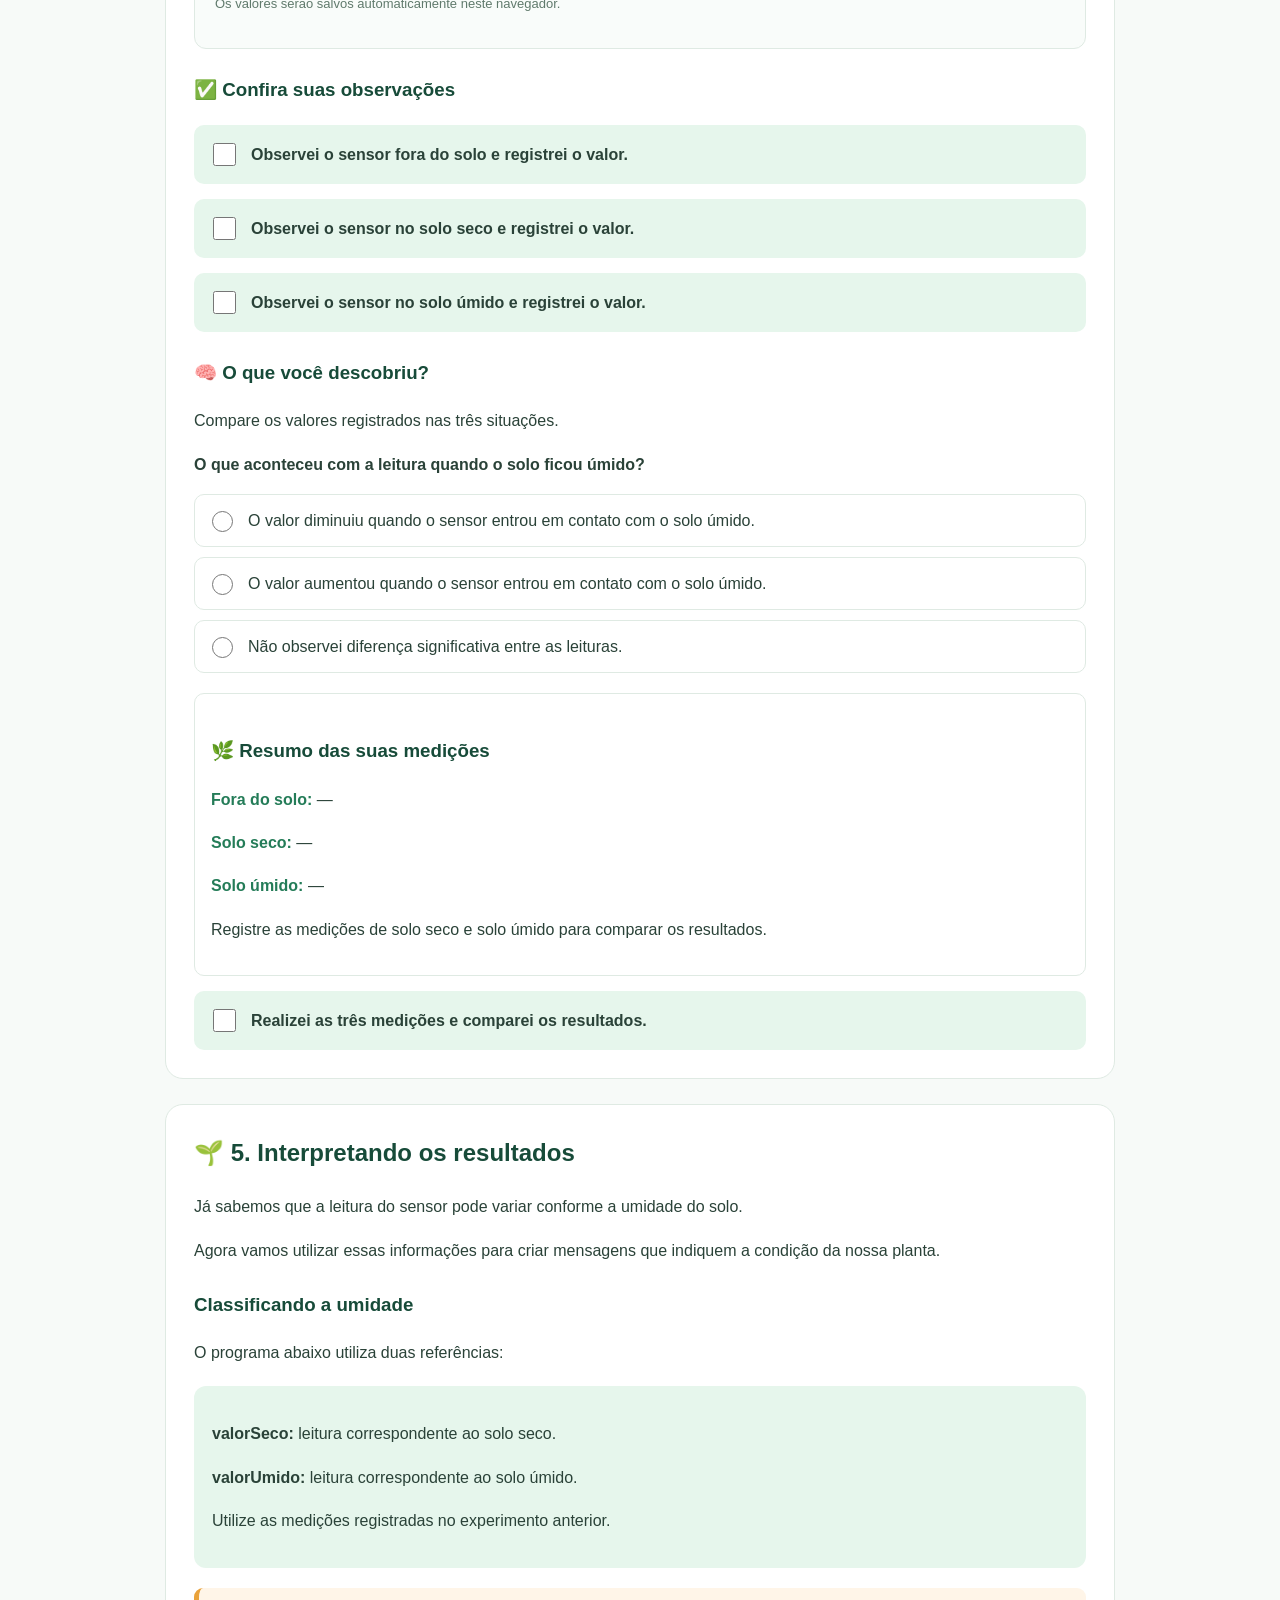
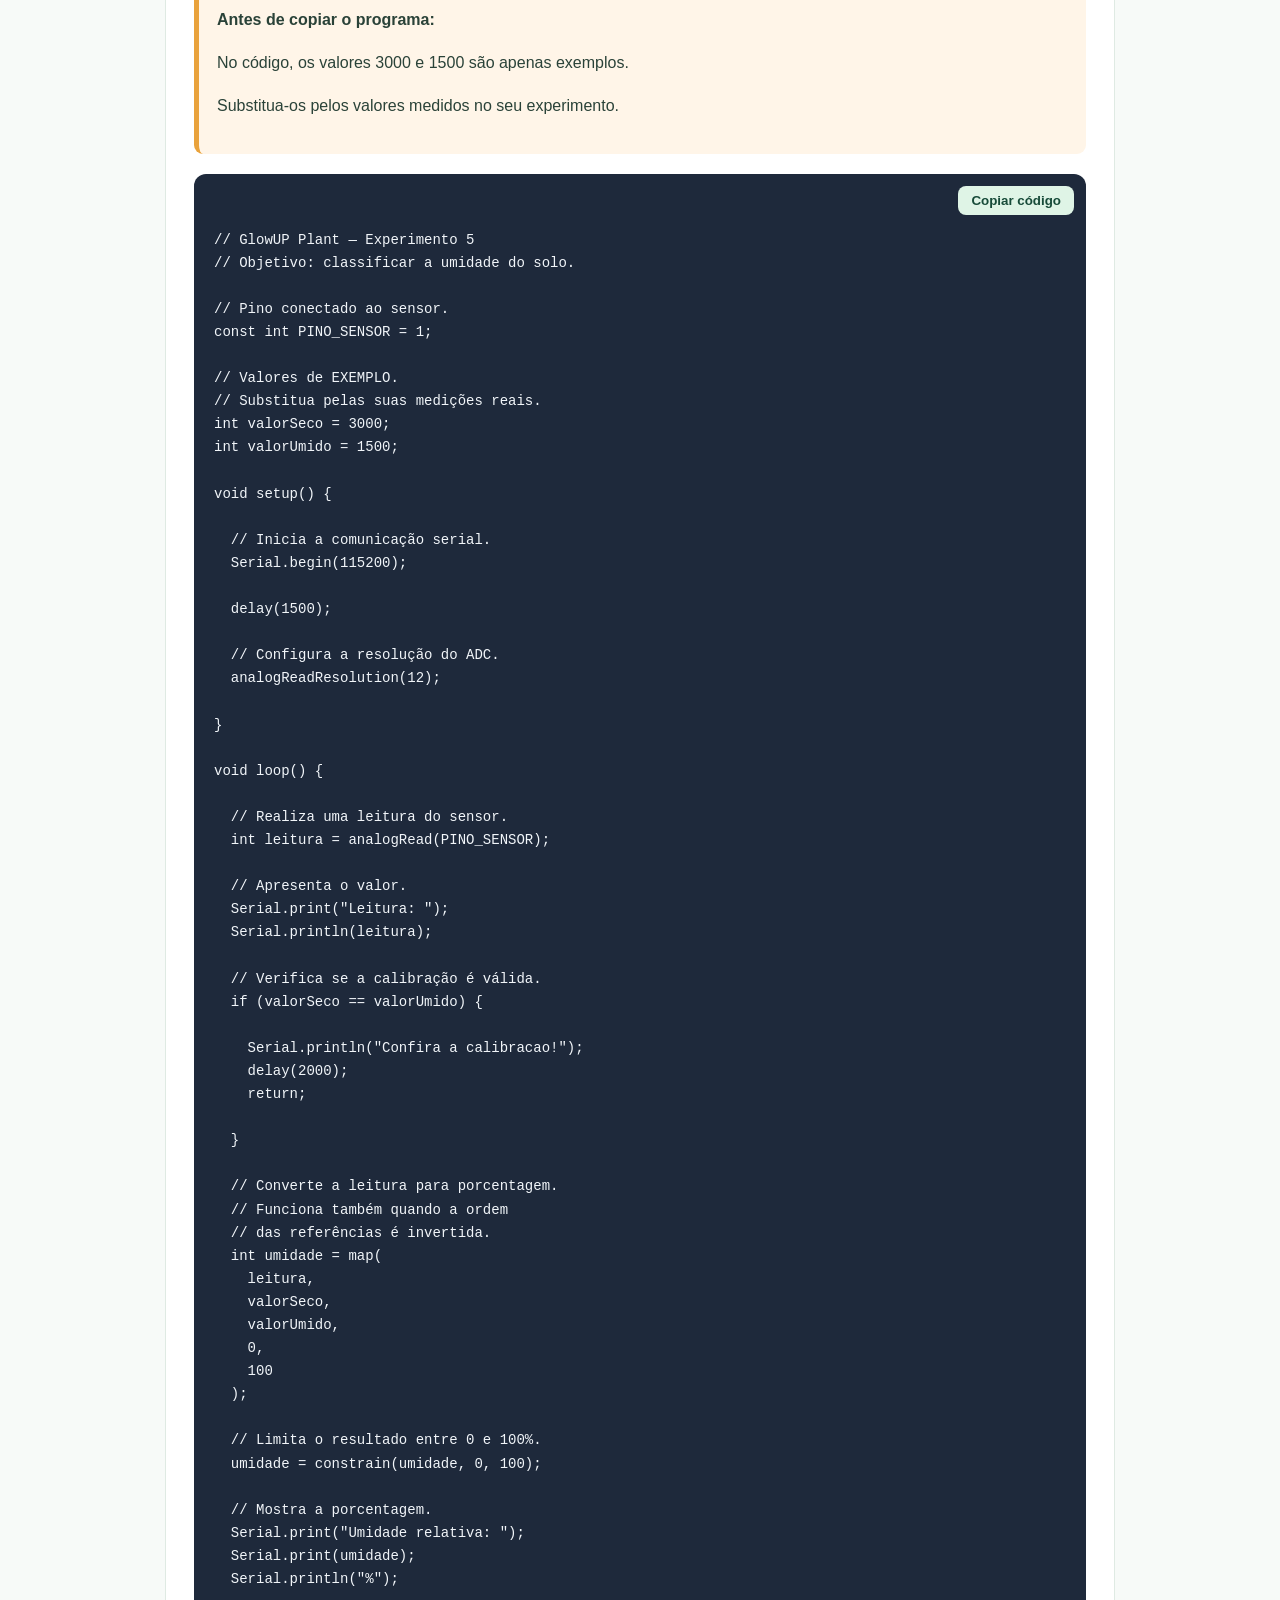
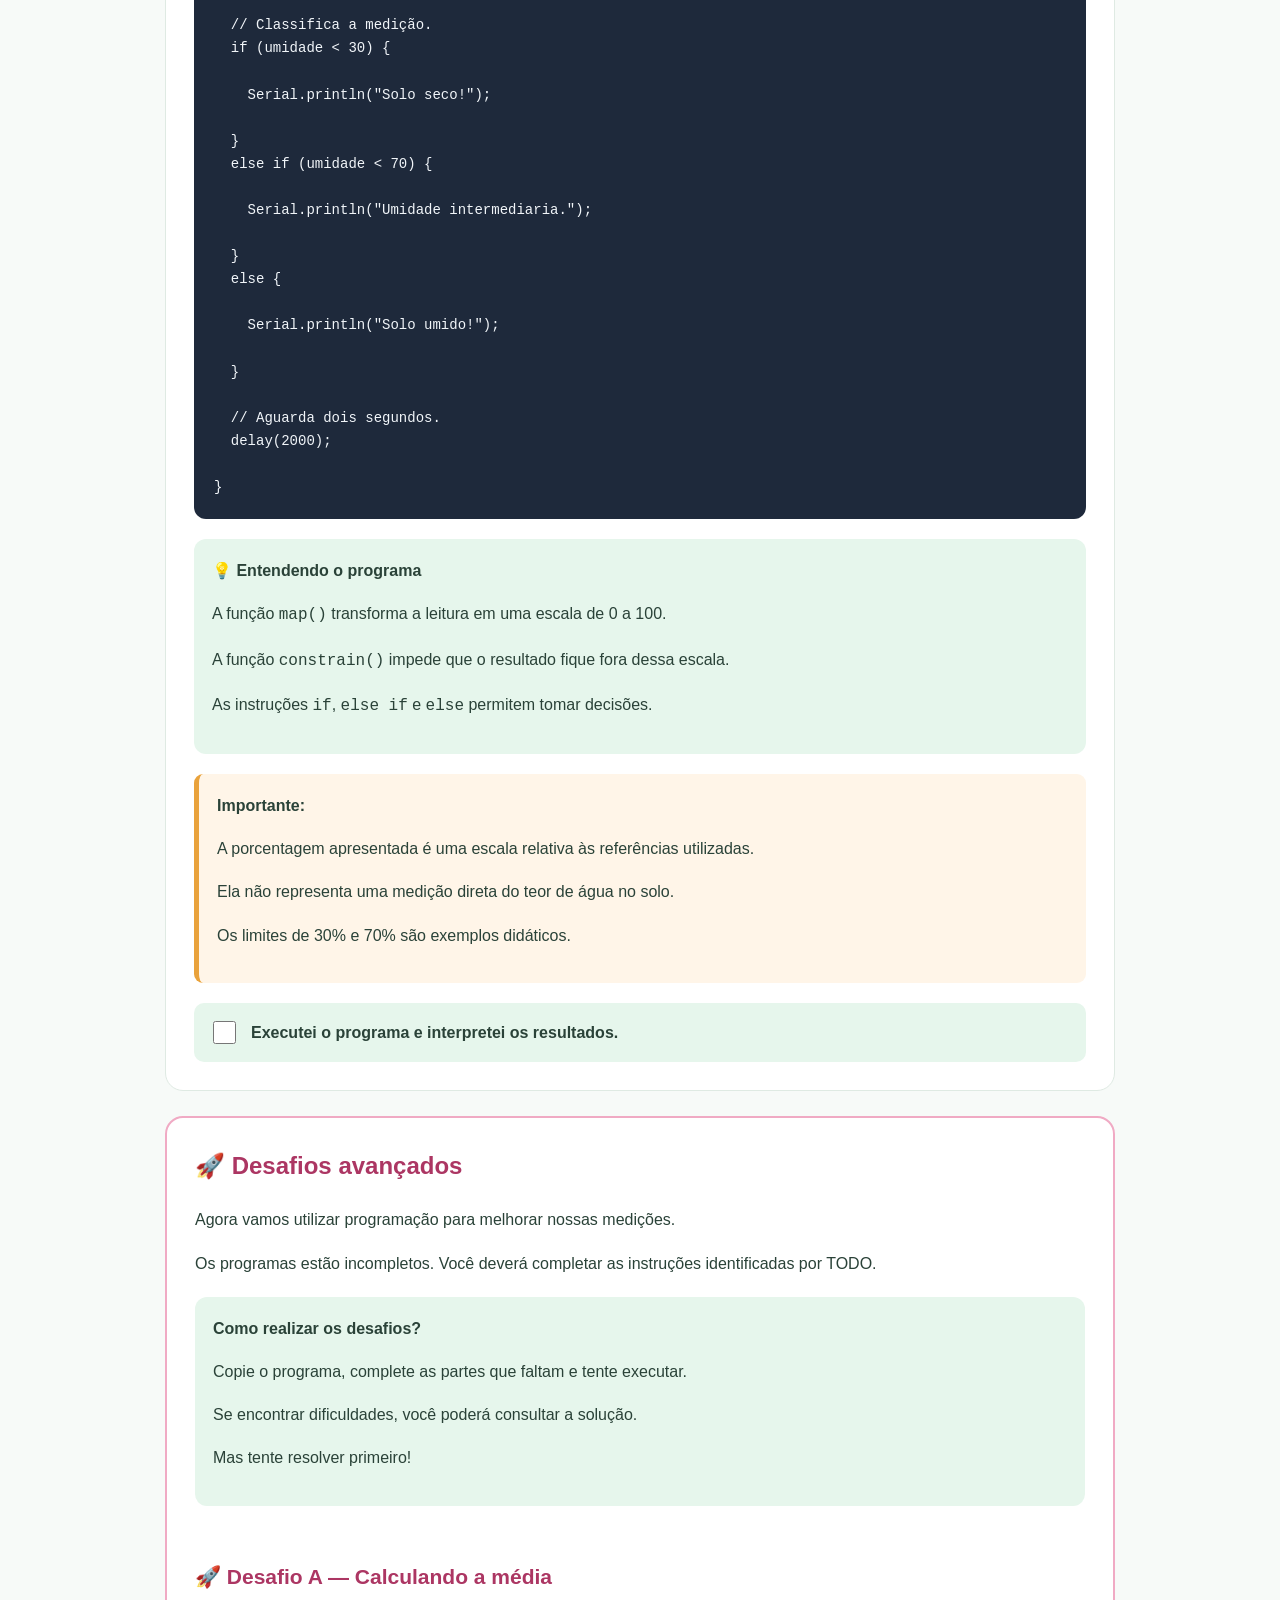
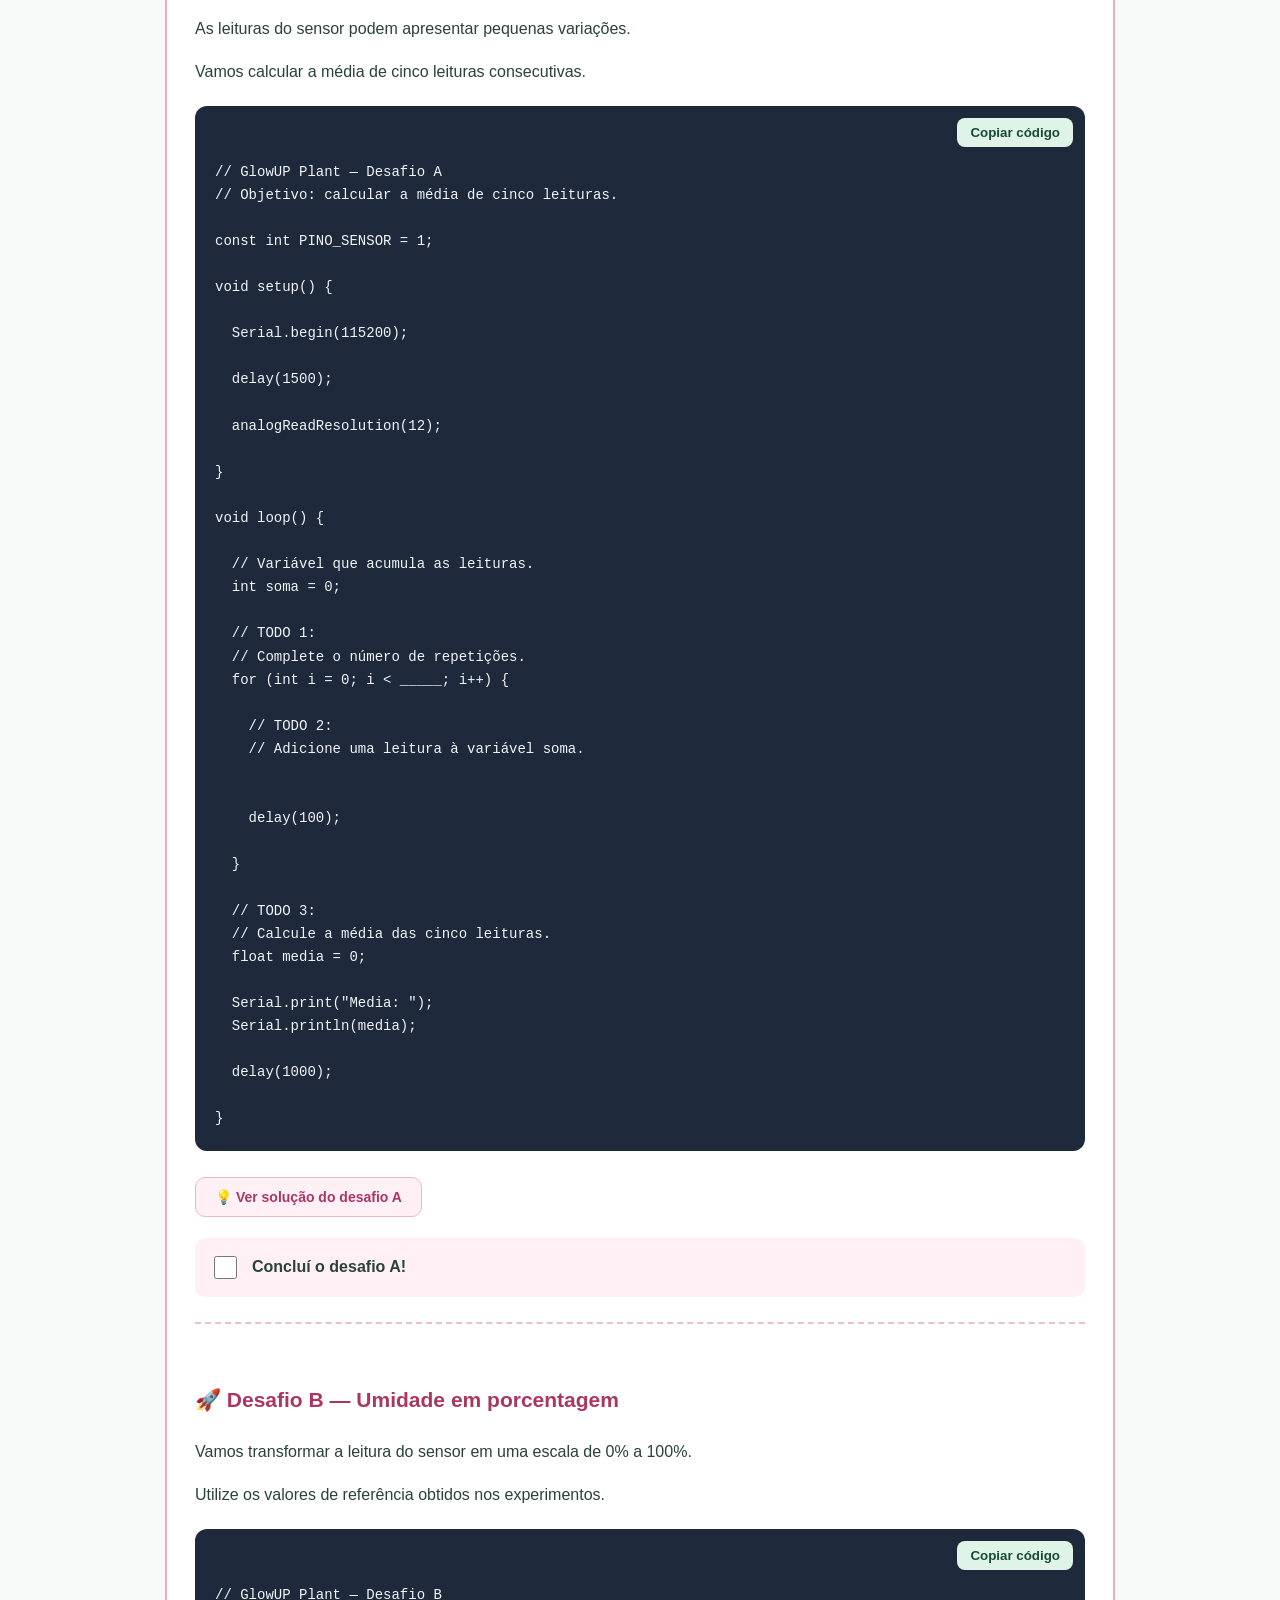
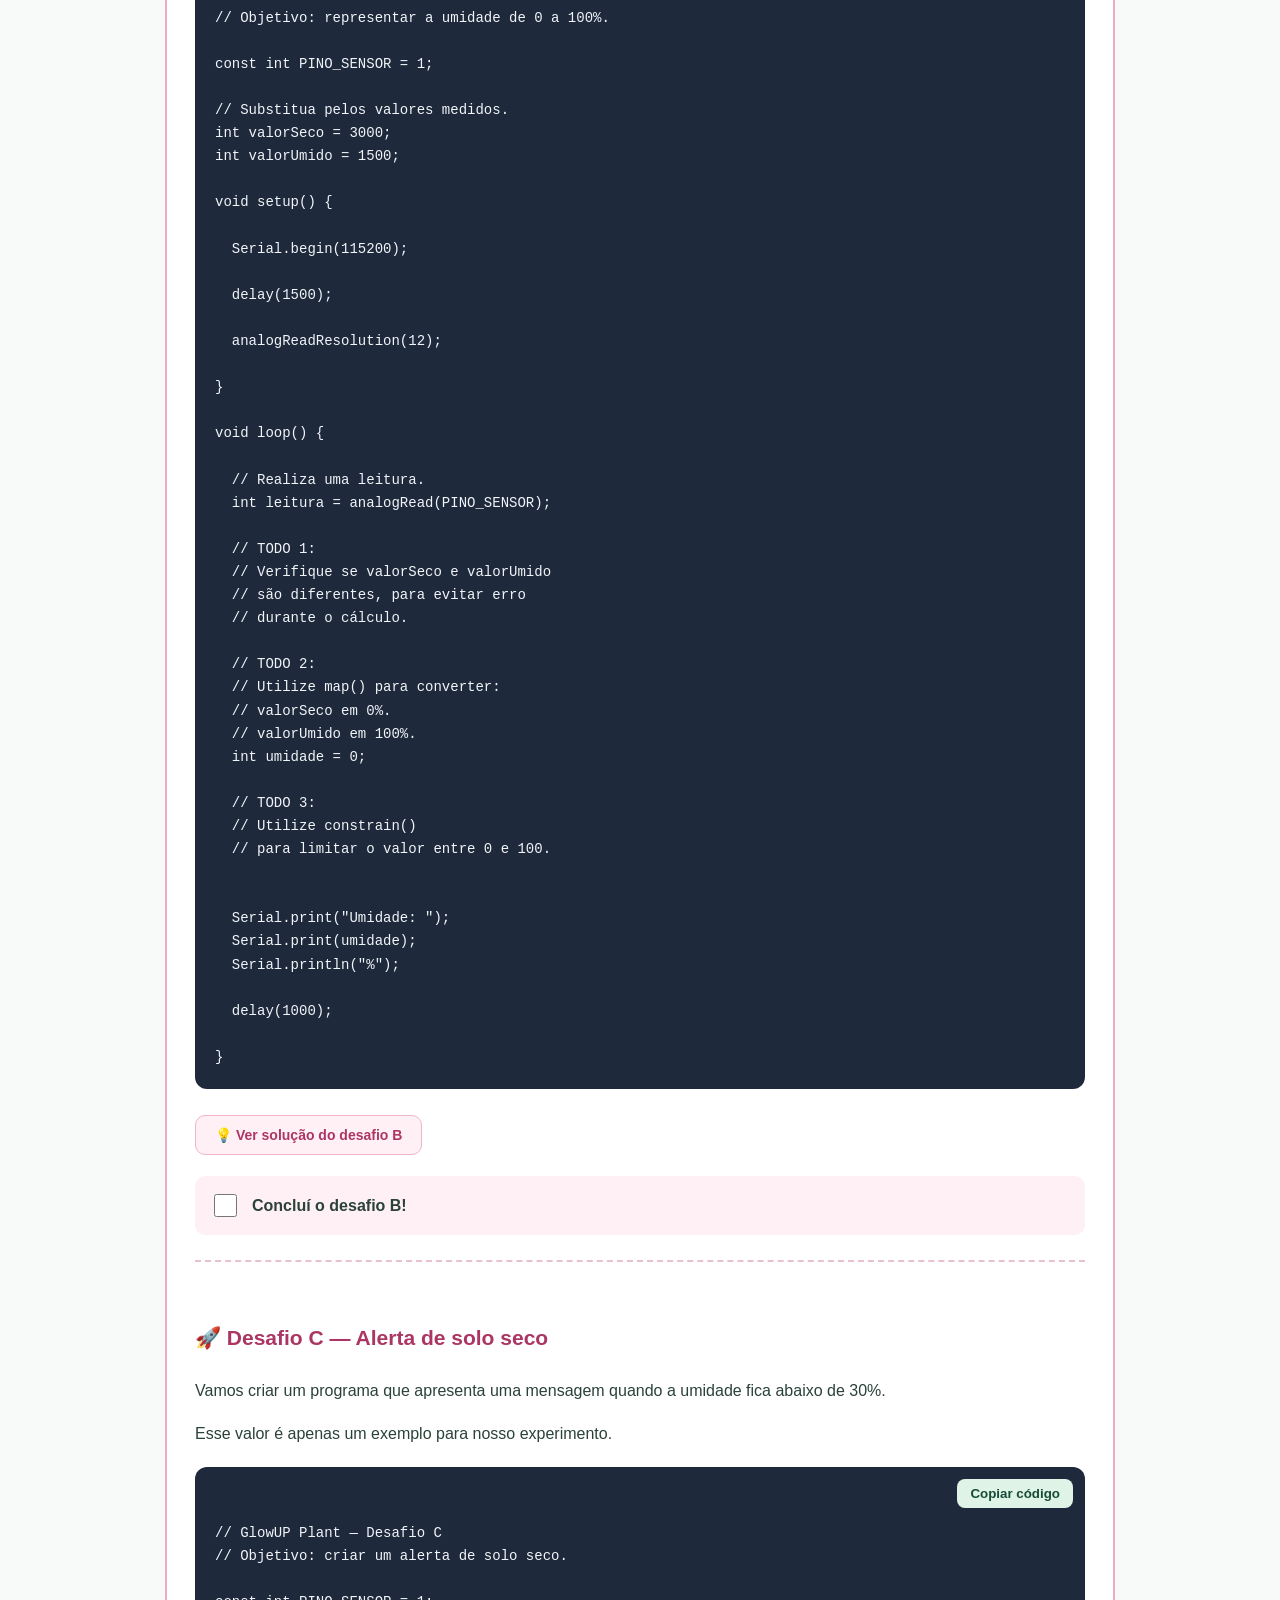
<file: etapa03.html>
<!DOCTYPE html>
<html lang="pt-BR">

<head>

<meta charset="UTF-8">
<meta name="viewport" content="width=device-width, initial-scale=1.0">

<title>Etapa 03 | Conectando os sensores | GlowUP Plant</title>

<link rel="stylesheet" href="style.css">

</head>

<body class="pagina-etapa03">

<!-- ==========================================
     CABEÇALHO
     ========================================== -->

<header>

    <div class="container topo">

        <div class="logo">
            🌱 Glow<span>UP</span> Plant
        </div>

        <a class="voltar" href="index.html">
            ← Voltar à oficina
        </a>

        <span class="versao">
            Etapa 03 • v1.1
        </span>

    </div>

</header>


<!-- ==========================================
     APRESENTAÇÃO
     ========================================== -->

<section class="hero">

    <span class="tag">ETAPA 03</span>

    <h1>🌱 Conectando os sensores</h1>

    <p>
        Nossa plantinha precisa de água?
        Vamos descobrir como o ESP32-C3
        consegue medir a umidade do solo!
    </p>

</section>


<main class="container">


<!-- ==========================================
     PROGRESSO
     ========================================== -->

<section class="bloco">

    <h2>🌿 Meu progresso</h2>

    <p>
        Realize as atividades, registre suas medições
        e marque os experimentos concluídos.
    </p>

    <div
        class="barra"
        id="barra"
        role="progressbar"
        aria-valuemin="0"
        aria-valuemax="100"
        aria-valuenow="0">

        <div
            class="preenchimento"
            id="preenchimento">
        </div>

    </div>

    <p id="contador">
        0 de 5 atividades concluídas
    </p>

    <p id="contadorAvancado">
        🚀 Desafios avançados: opcionais
    </p>

</section>


<!-- ==========================================
     EXPERIMENTO 1
     ========================================== -->

<section class="bloco">

    <h2>🌱 1. Conhecendo o sensor de umidade</h2>

    <p>
        O sensor capacitivo de umidade
        permite investigar a quantidade
        de água presente no solo.
    </p>

    <p>
        Ele detecta alterações nas
        características elétricas
        do material próximo à sua
        região de medição.
    </p>

    <img
        class="foto"
        src="glowup_imagens/sensor_umidade_capacitivo_1.jpeg"
        alt="Sensor capacitivo de umidade do solo"
        loading="lazy">

    <div class="destaque">

        <strong>💡 Você sabia?</strong>

        <p>
            Diferentemente de alguns sensores
            resistivos, o sensor capacitivo
            não depende de dois eletrodos
            metálicos expostos diretamente
            ao solo.
        </p>

        <p>
            Isso ajuda a reduzir problemas
            associados à corrosão.
        </p>

    </div>

    <h3>🔍 Como utilizar o sensor?</h3>

    <p>
        Observe a imagem abaixo.
        Ela identifica as regiões
        de utilização do sensor capacitivo.
    </p>

    <a
        class="imagem-link"
        href="glowup_imagens/sensor_umidade_capacitivo_2_como_usar.png"
        target="_blank"
        rel="noopener noreferrer">

        <img
            src="glowup_imagens/sensor_umidade_capacitivo_2_como_usar.png"
            alt="Regiões de utilização do sensor capacitivo"
            loading="lazy">

    </a>

    <p class="legenda">
        Regiões de utilização do sensor.
        Clique na imagem para ampliar.
    </p>

    <div class="destaque">

        <strong>Identifique:</strong>

        <p>
            <strong>Região de medição:</strong>
            parte do sensor que pode
            ser inserida no solo.
        </p>

        <p>
            <strong>Região eletrônica:</strong>
            contém os circuitos do sensor
            e deve permanecer protegida.
        </p>

        <p>
            <strong>Conector:</strong>
            permite ligar o sensor
            ao ESP32-C3.
        </p>

    </div>

    <div class="aviso">

        <strong>⚠️ Atenção!</strong>

        <p>
            Nunca mergulhe a região eletrônica
            do sensor na água.
        </p>

        <p>
            Respeite o limite indicado
            na imagem ao inserir
            o sensor no solo.
        </p>

    </div>

    <label class="check">

        <input type="checkbox" data-id="1">

        <span>
            Identifiquei as regiões
            de utilização do sensor.
        </span>

    </label>

</section>


<!-- ==========================================
     EXPERIMENTO 2
     ========================================== -->

<section class="bloco">

    <h2>🌱 2. Montando e conectando o sensor</h2>

    <p>
        Vamos conectar o sensor capacitivo
        ao ESP32-C3 instalado na protoboard.
    </p>

    <p>
        Utilizaremos três conexões:
        alimentação, referência elétrica
        e sinal analógico.
    </p>

    <h3>🔌 Observe a montagem</h3>

    <a
        class="imagem-link"
        href="glowup_imagens/montagem_sensores.png"
        target="_blank"
        rel="noopener noreferrer">

        <img
            src="glowup_imagens/montagem_sensores.png"
            alt="Montagem do sensor capacitivo no ESP32-C3"
            loading="lazy">

    </a>

    <p class="legenda">
        Montagem do sensor capacitivo
        com o ESP32-C3.
        Clique para ampliar.
    </p>

    <h3>Conexões utilizadas</h3>

    <div class="tabela-container">

        <table>

            <thead>

                <tr>
                    <th>Sensor</th>
                    <th>ESP32-C3</th>
                    <th>Função</th>
                </tr>

            </thead>

            <tbody>

                <tr>
                    <td>VCC</td>
                    <td>3V3</td>
                    <td>Alimentação</td>
                </tr>

                <tr>
                    <td>GND</td>
                    <td>GND</td>
                    <td>Referência elétrica</td>
                </tr>

                <tr>
                    <td>AOUT / AO</td>
                    <td>GPIO1</td>
                    <td>Sinal analógico</td>
                </tr>

            </tbody>

        </table>

    </div>

    <div class="destaque">

        <strong>🔍 Vamos montar!</strong>

        <p>
            1. Desconecte o cabo USB-C.
        </p>

        <p>
            2. Identifique os terminais
            do sensor.
        </p>

        <p>
            3. Conecte VCC ao 3V3.
        </p>

        <p>
            4. Conecte GND ao GND.
        </p>

        <p>
            5. Conecte a saída analógica
            ao <strong>GPIO1</strong>.
        </p>

        <p>
            6. Peça à monitora
            para conferir a montagem.
        </p>

        <p>
            7. Conecte o cabo USB-C.
        </p>

    </div>

    <div class="aviso">

        <strong>⚠️ Segurança elétrica</strong>

        <p>
            Utilize alimentação de 3,3 V
            e confira a identificação
            dos terminais do sensor.
        </p>

        <p>
            Nunca altere as conexões
            com o circuito energizado.
        </p>

    </div>

    <label class="check">

        <input type="checkbox" data-id="2">

        <span>
            Montei o sensor e conferi
            as conexões.
        </span>

    </label>

</section>


<!-- ==========================================
     EXPERIMENTO 3
     ========================================== -->

<section class="bloco">

    <h2>🌱 3. Descobrindo os valores do sensor</h2>

    <p>
        Chegou a hora de descobrir
        como o ESP32-C3 recebe
        informações do sensor!
    </p>

    <p>
        O sensor produz um sinal
        elétrico analógico.
    </p>

    <p>
        O ESP32-C3 transforma esse sinal
        em um número utilizando
        seu conversor analógico-digital,
        conhecido como <strong>ADC</strong>.
    </p>

    <div class="destaque">

        <strong>💡 O que vamos observar?</strong>

        <p>
            Com resolução de 12 bits,
            o ESP32-C3 pode apresentar
            <strong>4096 valores diferentes</strong>.
        </p>

        <p>
            Esses valores vão de
            <strong>0 até 4095</strong>.
        </p>

    </div>

    <h3>Nosso primeiro programa</h3>

    <div class="codigo">

        <button
            class="copiar"
            type="button"
            onclick="copiarCodigo('codigoLeitura', this)">
            Copiar código
        </button>

<pre id="codigoLeitura">// GlowUP Plant — Etapa 03
// Experimento 3: lendo o sensor de umidade.

// Define o pino conectado ao sensor.
const int PINO_SENSOR = 1;

void setup() {

  // Inicia a comunicação serial
  // na velocidade de 115200 baud.
  Serial.begin(115200);

  // Aguarda a inicialização.
  delay(1500);

  // Configura o ADC para 12 bits.
  // Valores possíveis: 0 até 4095.
  analogReadResolution(12);

}

void loop() {

  // Realiza uma leitura analógica.
  int valor = analogRead(PINO_SENSOR);

  // Apresenta uma mensagem
  // antes do valor medido.
  Serial.print("Umidade - valor do sensor: ");

  // Mostra o valor obtido.
  Serial.println(valor);

  // Aguarda um segundo.
  delay(1000);

}</pre>

    </div>

    <h3>Como testar?</h3>

    <ol>

        <li>
            Abra o Arduino IDE.
        </li>

        <li>
            Copie o programa.
        </li>

        <li>
            Grave o programa no ESP32-C3.
        </li>

        <li>
            Abra o Monitor Serial.
        </li>

        <li>
            Selecione 115200 baud.
        </li>

        <li>
            Observe os números apresentados.
        </li>

    </ol>

    <h3>Resultado esperado</h3>

    <div class="codigo">

<pre>Umidade - valor do sensor: 2840
Umidade - valor do sensor: 2836
Umidade - valor do sensor: 2848
Umidade - valor do sensor: 2842
...</pre>

    </div>

    <p class="legenda">
        Valores ilustrativos.
        As leituras reais dependem
        do sensor e do ambiente.
    </p>

    <h3>🔍 Primeira observação</h3>

    <div class="destaque">

        <strong>Observe o Monitor Serial.</strong>

        <p>
            O valor apresentado permanece
            sempre igual?
        </p>

        <p>
            Ou apresenta pequenas variações?
        </p>

        <p>
            Essas diferenças fazem parte
            do processo de medição.
        </p>

    </div>

    <label class="check">

        <input type="checkbox" data-id="3">

        <span>
            Executei o programa
            e observei os valores
            no Monitor Serial.
        </span>

    </label>

</section>


<!-- ==========================================
     EXPERIMENTO 4
     ========================================== -->

<section class="bloco">

    <h2>🌱 4. Investigando a umidade do solo</h2>

    <p>
        Agora vamos comparar as leituras
        do sensor em diferentes situações.
    </p>

    <p>
        Utilize o mesmo programa
        do experimento anterior.
    </p>

    <h3>🔍 Realizando as medições</h3>

    <div class="destaque">

        <strong>Vamos investigar!</strong>

        <p>
            Primeiro, observe o sensor
            fora do solo.
        </p>

        <p>
            Depois, insira a região
            de medição em solo seco.
        </p>

        <p>
            Por último, realize
            uma medição em solo úmido.
        </p>

        <p>
            Aguarde as leituras estabilizarem
            e registre um valor representativo
            de cada situação.
        </p>

    </div>

    <div class="aviso">

        <strong>⚠️ Cuidado com a água!</strong>

        <p>
            Molhe apenas o solo.
            Mantenha a água afastada
            do computador, da protoboard
            e da parte eletrônica do sensor.
        </p>

        <p>
            Não mergulhe a placa
            do sensor em água.
        </p>

    </div>


    <!-- REGISTRO DAS MEDIÇÕES -->

    <div class="registro">

        <h3>📝 Registre suas descobertas</h3>

        <p>
            Digite os valores observados
            no Monitor Serial.
        </p>

        <div class="campo-medicao">

            <label for="valorAr">
                Sensor fora do solo
            </label>

            <input
                type="number"
                id="valorAr"
                min="0"
                max="4095"
                step="1"
                placeholder="0 a 4095">

        </div>

        <div class="campo-medicao">

            <label for="valorSeco">
                Sensor no solo seco
            </label>

            <input
                type="number"
                id="valorSeco"
                min="0"
                max="4095"
                step="1"
                placeholder="0 a 4095">

        </div>

        <div class="campo-medicao">

            <label for="valorUmido">
                Sensor no solo úmido
            </label>

            <input
                type="number"
                id="valorUmido"
                min="0"
                max="4095"
                step="1"
                placeholder="0 a 4095">

        </div>

        <p class="ajuda">
            Os valores serão salvos automaticamente
            neste navegador.
        </p>

        <p id="avisoMedicoes" class="ajuda" aria-live="polite"></p>

    </div>


    <!-- CHECKBOXES DE OBSERVAÇÃO -->

    <h3>✅ Confira suas observações</h3>

    <label class="check">

        <input
            type="checkbox"
            data-id="observacaoAr">

        <span>
            Observei o sensor fora do solo
            e registrei o valor.
        </span>

    </label>

    <label class="check">

        <input
            type="checkbox"
            data-id="observacaoSeco">

        <span>
            Observei o sensor no solo seco
            e registrei o valor.
        </span>

    </label>

    <label class="check">

        <input
            type="checkbox"
            data-id="observacaoUmido">

        <span>
            Observei o sensor no solo úmido
            e registrei o valor.
        </span>

    </label>


    <!-- INTERPRETAÇÃO -->

    <h3>🧠 O que você descobriu?</h3>

    <p>
        Compare os valores registrados
        nas três situações.
    </p>

    <p>
        <strong>
            O que aconteceu com a leitura
            quando o solo ficou úmido?
        </strong>
    </p>

    <label class="opcao-radio">

        <input
            type="radio"
            name="comportamentoSensor"
            value="diminui">

        <span>
            O valor diminuiu
            quando o sensor entrou
            em contato com o solo úmido.
        </span>

    </label>

    <label class="opcao-radio">

        <input
            type="radio"
            name="comportamentoSensor"
            value="aumenta">

        <span>
            O valor aumentou
            quando o sensor entrou
            em contato com o solo úmido.
        </span>

    </label>

    <label class="opcao-radio">

        <input
            type="radio"
            name="comportamentoSensor"
            value="igual">

        <span>
            Não observei diferença
            significativa entre as leituras.
        </span>

    </label>


    <!-- RESUMO AUTOMÁTICO -->

    <div class="resumo-medicoes">

        <h3>🌿 Resumo das suas medições</h3>

        <p>
            <strong>Fora do solo:</strong>
            <span id="resumoAr">—</span>
        </p>

        <p>
            <strong>Solo seco:</strong>
            <span id="resumoSeco">—</span>
        </p>

        <p>
            <strong>Solo úmido:</strong>
            <span id="resumoUmido">—</span>
        </p>

        <p id="comparacao">
            Registre suas medições
            para comparar os resultados.
        </p>

    </div>


    <label class="check">

        <input type="checkbox" data-id="4">

        <span>
            Realizei as três medições
            e comparei os resultados.
        </span>

    </label>

</section>


<!-- ==========================================
     EXPERIMENTO 5
     ========================================== -->

<section class="bloco">

    <h2>🌱 5. Interpretando os resultados</h2>

    <p>
        Já sabemos que a leitura do sensor
        pode variar conforme a umidade do solo.
    </p>

    <p>
        Agora vamos utilizar essas informações
        para criar mensagens que indiquem
        a condição da nossa planta.
    </p>

    <h3>Classificando a umidade</h3>

    <p>
        O programa abaixo utiliza
        duas referências:
    </p>

    <div class="destaque">

        <p>
            <strong>valorSeco:</strong>
            leitura correspondente ao solo seco.
        </p>

        <p>
            <strong>valorUmido:</strong>
            leitura correspondente ao solo úmido.
        </p>

        <p>
            Utilize as medições registradas
            no experimento anterior.
        </p>

    </div>

    <div class="aviso">

        <strong>Antes de copiar o programa:</strong>

        <p>
            No código, os valores 3000 e 1500
            são apenas exemplos.
        </p>

        <p>
            Substitua-os pelos valores
            medidos no seu experimento.
        </p>

    </div>

    <div class="codigo">

        <button
            class="copiar"
            type="button"
            onclick="copiarCodigo('codigoIndicador', this)">
            Copiar código
        </button>

<pre id="codigoIndicador">// GlowUP Plant — Experimento 5
// Objetivo: classificar a umidade do solo.

// Pino conectado ao sensor.
const int PINO_SENSOR = 1;

// Valores de EXEMPLO.
// Substitua pelas suas medições reais.
int valorSeco = 3000;
int valorUmido = 1500;

void setup() {

  // Inicia a comunicação serial.
  Serial.begin(115200);

  delay(1500);

  // Configura a resolução do ADC.
  analogReadResolution(12);

}

void loop() {

  // Realiza uma leitura do sensor.
  int leitura = analogRead(PINO_SENSOR);

  // Apresenta o valor.
  Serial.print("Leitura: ");
  Serial.println(leitura);

  // Verifica se a calibração é válida.
  if (valorSeco == valorUmido) {

    Serial.println("Confira a calibracao!");
    delay(2000);
    return;

  }

  // Converte a leitura para porcentagem.
  // Funciona também quando a ordem
  // das referências é invertida.
  int umidade = map(
    leitura,
    valorSeco,
    valorUmido,
    0,
    100
  );

  // Limita o resultado entre 0 e 100%.
  umidade = constrain(umidade, 0, 100);

  // Mostra a porcentagem.
  Serial.print("Umidade relativa: ");
  Serial.print(umidade);
  Serial.println("%");

  // Classifica a medição.
  if (umidade &lt; 30) {

    Serial.println("Solo seco!");

  }
  else if (umidade &lt; 70) {

    Serial.println("Umidade intermediaria.");

  }
  else {

    Serial.println("Solo umido!");

  }

  // Aguarda dois segundos.
  delay(2000);

}</pre>

    </div>

    <div class="destaque">

        <strong>💡 Entendendo o programa</strong>

        <p>
            A função <code>map()</code>
            transforma a leitura em uma
            escala de 0 a 100.
        </p>

        <p>
            A função <code>constrain()</code>
            impede que o resultado
            fique fora dessa escala.
        </p>

        <p>
            As instruções <code>if</code>,
            <code>else if</code> e
            <code>else</code> permitem
            tomar decisões.
        </p>

    </div>

    <div class="aviso">

        <strong>Importante:</strong>

        <p>
            A porcentagem apresentada
            é uma escala relativa
            às referências utilizadas.
        </p>

        <p>
            Ela não representa uma medição
            direta do teor de água no solo.
        </p>

        <p>
            Os limites de 30% e 70%
            são exemplos didáticos.
        </p>

    </div>

    <label class="check">

        <input type="checkbox" data-id="5">

        <span>
            Executei o programa
            e interpretei os resultados.
        </span>

    </label>

</section>


<!-- ==========================================
     DESAFIOS AVANÇADOS
     ========================================== -->

<section
    class="bloco avancado"
    id="desafio-avancado">

    <h2>🚀 Desafios avançados</h2>

    <p>
        Agora vamos utilizar programação
        para melhorar nossas medições.
    </p>

    <p>
        Os programas estão incompletos.
        Você deverá completar as instruções
        identificadas por TODO.
    </p>

    <div class="destaque">

        <strong>Como realizar os desafios?</strong>

        <p>
            Copie o programa, complete
            as partes que faltam
            e tente executar.
        </p>

        <p>
            Se encontrar dificuldades,
            você poderá consultar
            a solução.
        </p>

        <p>
            Mas tente resolver primeiro!
        </p>

    </div>


    <!-- =====================================
         DESAFIO A
         ===================================== -->

    <div class="desafio" id="desafio-a">

        <h3>🚀 Desafio A — Calculando a média</h3>

        <p>
            As leituras do sensor
            podem apresentar pequenas variações.
        </p>

        <p>
            Vamos calcular a média
            de cinco leituras consecutivas.
        </p>

        <div class="codigo">

            <button
                class="copiar"
                type="button"
                onclick="copiarCodigo('codigoA', this)">
                Copiar código
            </button>

<pre id="codigoA">// GlowUP Plant — Desafio A
// Objetivo: calcular a média de cinco leituras.

const int PINO_SENSOR = 1;

void setup() {

  Serial.begin(115200);

  delay(1500);

  analogReadResolution(12);

}

void loop() {

  // Variável que acumula as leituras.
  int soma = 0;

  // TODO 1:
  // Complete o número de repetições.
  for (int i = 0; i &lt; _____; i++) {

    // TODO 2:
    // Adicione uma leitura à variável soma.


    delay(100);

  }

  // TODO 3:
  // Calcule a média das cinco leituras.
  float media = 0;

  Serial.print("Media: ");
  Serial.println(media);

  delay(1000);

}</pre>

        </div>

        <button
            class="botao botao-solucao"
            type="button"
            onclick="mostrarSolucao('solucaoA', this)">
            💡 Ver solução do desafio A
        </button>

        <div
            class="codigo solucao"
            id="solucaoA"
            hidden>

            <button
                class="copiar"
                type="button"
                onclick="copiarCodigo('respostaA', this)">
                Copiar solução
            </button>

<pre id="respostaA">// GlowUP Plant — Solução do Desafio A

const int PINO_SENSOR = 1;

void setup() {

  Serial.begin(115200);

  delay(1500);

  analogReadResolution(12);

}

void loop() {

  // Acumula as leituras.
  int soma = 0;

  // Repete cinco vezes.
  for (int i = 0; i &lt; 5; i++) {

    // Realiza uma leitura e adiciona à soma.
    soma = soma + analogRead(PINO_SENSOR);

    // Pequena pausa entre as leituras.
    delay(100);

  }

  // Divide a soma por cinco.
  // 5.0 permite uma divisão com decimais.
  float media = soma / 5.0;

  Serial.print("Media: ");
  Serial.println(media);

  delay(1000);

}</pre>

        </div>

        <label class="check">

            <input
                type="checkbox"
                data-id="avancadoA">

            <span>
                Concluí o desafio A!
            </span>

        </label>

    </div>


    <!-- =====================================
         DESAFIO B
         ===================================== -->

    <div class="desafio" id="desafio-b">

        <h3>🚀 Desafio B — Umidade em porcentagem</h3>

        <p>
            Vamos transformar a leitura
            do sensor em uma escala
            de 0% a 100%.
        </p>

        <p>
            Utilize os valores de referência
            obtidos nos experimentos.
        </p>

        <div class="codigo">

            <button
                class="copiar"
                type="button"
                onclick="copiarCodigo('codigoB', this)">
                Copiar código
            </button>

<pre id="codigoB">// GlowUP Plant — Desafio B
// Objetivo: representar a umidade de 0 a 100%.

const int PINO_SENSOR = 1;

// Substitua pelos valores medidos.
int valorSeco = 3000;
int valorUmido = 1500;

void setup() {

  Serial.begin(115200);

  delay(1500);

  analogReadResolution(12);

}

void loop() {

  // Realiza uma leitura.
  int leitura = analogRead(PINO_SENSOR);

  // TODO 1:
  // Verifique se valorSeco e valorUmido
  // são diferentes, para evitar erro
  // durante o cálculo.

  // TODO 2:
  // Utilize map() para converter:
  // valorSeco em 0%.
  // valorUmido em 100%.
  int umidade = 0;

  // TODO 3:
  // Utilize constrain()
  // para limitar o valor entre 0 e 100.


  Serial.print("Umidade: ");
  Serial.print(umidade);
  Serial.println("%");

  delay(1000);

}</pre>

        </div>

        <button
            class="botao botao-solucao"
            type="button"
            onclick="mostrarSolucao('solucaoB', this)">
            💡 Ver solução do desafio B
        </button>

        <div
            class="codigo solucao"
            id="solucaoB"
            hidden>

            <button
                class="copiar"
                type="button"
                onclick="copiarCodigo('respostaB', this)">
                Copiar solução
            </button>

<pre id="respostaB">// GlowUP Plant — Solução do Desafio B

const int PINO_SENSOR = 1;

// Substitua pelos valores medidos.
int valorSeco = 3000;
int valorUmido = 1500;

void setup() {

  Serial.begin(115200);

  delay(1500);

  analogReadResolution(12);

}

void loop() {

  // Realiza uma leitura do sensor.
  int leitura = analogRead(PINO_SENSOR);

  // Evita uma calibração inválida.
  if (valorSeco == valorUmido) {

    Serial.println("Erro de calibracao!");

    delay(1000);

    return;

  }

  // Converte a leitura para porcentagem.
  int umidade = map(
    leitura,
    valorSeco,
    valorUmido,
    0,
    100
  );

  // Limita a porcentagem entre 0 e 100.
  umidade = constrain(umidade, 0, 100);

  Serial.print("Umidade: ");
  Serial.print(umidade);
  Serial.println("%");

  delay(1000);

}</pre>

        </div>

        <label class="check">

            <input
                type="checkbox"
                data-id="avancadoB">

            <span>
                Concluí o desafio B!
            </span>

        </label>

    </div>


    <!-- =====================================
         DESAFIO C
         ===================================== -->

    <div class="desafio" id="desafio-c">

        <h3>🚀 Desafio C — Alerta de solo seco</h3>

        <p>
            Vamos criar um programa
            que apresenta uma mensagem
            quando a umidade fica
            abaixo de 30%.
        </p>

        <p>
            Esse valor é apenas
            um exemplo para nosso experimento.
        </p>

        <div class="codigo">

            <button
                class="copiar"
                type="button"
                onclick="copiarCodigo('codigoC', this)">
                Copiar código
            </button>

<pre id="codigoC">// GlowUP Plant — Desafio C
// Objetivo: criar um alerta de solo seco.

const int PINO_SENSOR = 1;

// Substitua pelas referências medidas.
int valorSeco = 3000;
int valorUmido = 1500;

// Limite didático para o alerta.
const int LIMITE_SECO = 30;

void setup() {

  Serial.begin(115200);

  delay(1500);

  analogReadResolution(12);

}

void loop() {

  int leitura = analogRead(PINO_SENSOR);

  // Confere as referências.
  if (valorSeco == valorUmido) {

    Serial.println("Erro de calibracao!");

    delay(1000);

    return;

  }

  // Converte para porcentagem.
  int umidade = map(
    leitura,
    valorSeco,
    valorUmido,
    0,
    100
  );

  umidade = constrain(umidade, 0, 100);

  Serial.print("Umidade: ");
  Serial.print(umidade);
  Serial.println("%");

  // TODO 1:
  // Crie uma condição para verificar
  // se umidade é menor que LIMITE_SECO.

  // TODO 2:
  // Se estiver abaixo do limite, apresente:
  // "Atencao! Sua planta precisa de agua!"

  // TODO 3:
  // Caso contrário, apresente:
  // "Umidade adequada."

  delay(2000);

}</pre>

        </div>

        <button
            class="botao botao-solucao"
            type="button"
            onclick="mostrarSolucao('solucaoC', this)">
            💡 Ver solução do desafio C
        </button>

        <div
            class="codigo solucao"
            id="solucaoC"
            hidden>

            <button
                class="copiar"
                type="button"
                onclick="copiarCodigo('respostaC', this)">
                Copiar solução
            </button>

<pre id="respostaC">// GlowUP Plant — Solução do Desafio C

const int PINO_SENSOR = 1;

// Substitua pelas referências medidas.
int valorSeco = 3000;
int valorUmido = 1500;

// Limite didático.
const int LIMITE_SECO = 30;

void setup() {

  Serial.begin(115200);

  delay(1500);

  analogReadResolution(12);

}

void loop() {

  int leitura = analogRead(PINO_SENSOR);

  // Confere as referências.
  if (valorSeco == valorUmido) {

    Serial.println("Erro de calibracao!");

    delay(1000);

    return;

  }

  // Converte para porcentagem.
  int umidade = map(
    leitura,
    valorSeco,
    valorUmido,
    0,
    100
  );

  umidade = constrain(umidade, 0, 100);

  Serial.print("Umidade: ");
  Serial.print(umidade);
  Serial.println("%");

  // Verifica se a umidade
  // está abaixo do limite.
  if (umidade &lt; LIMITE_SECO) {

    Serial.println(
      "Atencao! Sua planta precisa de agua!"
    );

  }
  else {

    Serial.println("Umidade adequada.");

  }

  delay(2000);

}</pre>

        </div>

        <div class="destaque">

            <strong>🌱 Pense um pouco!</strong>

            <p>
                Todas as plantas precisam
                da mesma quantidade de água?
            </p>

            <p>
                Como poderíamos adaptar
                o limite de alerta para
                diferentes espécies?
            </p>

        </div>

        <label class="check">

            <input
                type="checkbox"
                data-id="avancadoC">

            <span>
                Concluí o desafio C!
            </span>

        </label>

    </div>


    <!-- PROGRESSO AVANÇADO -->

    <div class="destaque">

        <strong>🌱 Parabéns pelo esforço!</strong>

        <p>
            Você está aprendendo
            a transformar medições
            em informações úteis.
        </p>

        <p id="progressoDesafios">
            0 de 3 desafios avançados concluídos.
        </p>

    </div>

</section>


<!-- ==========================================
     FINALIZAÇÃO
     ========================================== -->

<section class="resultado">

    <h2 id="tituloFinal">
        🌱 Sua jornada continua!
    </h2>

    <p id="mensagemFinal">
        Complete os cinco experimentos iniciais.
    </p>

    <a
        class="botao"
        href="index.html">
        ← Voltar à oficina
    </a>

    <button
        class="botao botao-secundario"
        type="button"
        id="reiniciar">
        Reiniciar esta etapa
    </button>

</section>

</main>


<footer>
    GlowUP Plant • NuRIA — Instituto Federal de São Paulo
</footer>


<!-- ==========================================
     JAVASCRIPT
     ========================================== -->

<script>

/* ==========================================
   GLOWUP PLANT — ETAPA 03 — V1.1

   - Progresso inicial e avançado
   - Registro de medições
   - Checkboxes de observação
   - Respostas de investigação
   - Soluções com confirmação
   - Armazenamento local
   ========================================== */


/* CHAVES DO ARMAZENAMENTO */

const CHAVE_ETAPA = "glowup-etapa03-v1";

const CHAVE_GERAL = "glowup-oficina-progresso-v1";


/* ATIVIDADES INICIAIS */

const ATIVIDADES = [
    "1",
    "2",
    "3",
    "4",
    "5"
];


/* DESAFIOS AVANÇADOS */

const DESAFIOS = [
    "avancadoA",
    "avancadoB",
    "avancadoC"
];


/* ==========================================
   CARREGAR DADOS
   ========================================== */

function lerJSON(chave) {

    try {

        const texto = localStorage.getItem(chave);

        if (!texto) {
            return {};
        }

        const dados = JSON.parse(texto);

        if (
            dados &&
            typeof dados === "object" &&
            !Array.isArray(dados)
        ) {
            return dados;
        }

        return {};

    } catch (erro) {

        console.warn(
            "Erro ao carregar dados:",
            erro
        );

        return {};

    }

}


/* PROGRESSO ATUAL */

let progresso = lerJSON(CHAVE_ETAPA);


/* ==========================================
   VALIDAR MEDIÇÕES
   ========================================== */

/*
   Os valores devem estar entre
   0 e 4095, com números inteiros.
*/

function validarMedicao(valor) {

    if (
        valor === "" ||
        valor === null ||
        valor === undefined
    ) {
        return null;
    }

    const numero = Number(valor);

    if (
        !Number.isInteger(numero) ||
        numero < 0 ||
        numero > 4095
    ) {
        return null;
    }

    return numero;

}


/* ==========================================
   SALVAR PROGRESSO
   ========================================== */

function salvarProgresso() {

    const geral = lerJSON(CHAVE_GERAL);


    const inicialConcluido = ATIVIDADES.every(
        id => progresso[id] === true
    );


    const avancadoConcluido = DESAFIOS.every(
        id => progresso[id] === true
    );


    geral[3] = {
        ...(geral[3] || {}),
        inicial: inicialConcluido,
        avancado: avancadoConcluido
    };


    try {

        localStorage.setItem(
            CHAVE_ETAPA,
            JSON.stringify(progresso)
        );

        localStorage.setItem(
            CHAVE_GERAL,
            JSON.stringify(geral)
        );

    } catch (erro) {

        console.warn(
            "Erro ao salvar progresso:",
            erro
        );

    }

}


/* ==========================================
   ATUALIZAR RESUMO DAS MEDIÇÕES
   ========================================== */

function atualizarMedicoes() {

    const ar = validarMedicao(
        progresso.valorAr
    );

    const seco = validarMedicao(
        progresso.valorSeco
    );

    const umido = validarMedicao(
        progresso.valorUmido
    );


    document.getElementById(
        "resumoAr"
    ).textContent =
        ar === null ? "—" : ar;


    document.getElementById(
        "resumoSeco"
    ).textContent =
        seco === null ? "—" : seco;


    document.getElementById(
        "resumoUmido"
    ).textContent =
        umido === null ? "—" : umido;


    const comparacao = document.getElementById(
        "comparacao"
    );


    if (seco === null || umido === null) {

        comparacao.textContent =
            "Registre as medições de solo seco " +
            "e solo úmido para comparar os resultados.";

        return;

    }


    if (umido < seco) {

        comparacao.textContent =
            "🌱 Na sua experiência, o valor diminuiu " +
            "quando o sensor foi colocado no solo úmido.";

    }
    else if (umido > seco) {

        comparacao.textContent =
            "🌱 Na sua experiência, o valor aumentou " +
            "quando o sensor foi colocado no solo úmido.";

    }
    else {

        comparacao.textContent =
            "🌱 Os valores registrados foram iguais. " +
            "Repita as medições e confira as condições do solo.";

    }

}


/* ==========================================
   ATUALIZAR INTERFACE
   ========================================== */

function atualizar() {

    /*
       Atualiza as marcações dos checkboxes.
    */

    document.querySelectorAll(
        "input[type='checkbox'][data-id]"
    ).forEach(caixa => {

        caixa.checked =
            progresso[caixa.dataset.id] === true;

    });


    /*
       Atualiza os campos de medição.
    */

    const campos = [
        "valorAr",
        "valorSeco",
        "valorUmido"
    ];


    campos.forEach(id => {

        const campo = document.getElementById(id);

        const valor = validarMedicao(
            progresso[id]
        );

        campo.value =
            valor === null ? "" : valor;

    });


    /*
       Atualiza a resposta de observação.
    */

    document.querySelectorAll(
        "input[name='comportamentoSensor']"
    ).forEach(opcao => {

        opcao.checked =
            progresso.comportamentoSensor ===
            opcao.value;

    });


    /*
       Calcula o progresso inicial.
    */

    const concluidas = ATIVIDADES.filter(
        id => progresso[id] === true
    ).length;


    const porcentagem = Math.round(
        concluidas / ATIVIDADES.length * 100
    );


    document.getElementById(
        "preenchimento"
    ).style.width =
        porcentagem + "%";


    document.getElementById(
        "barra"
    ).setAttribute(
        "aria-valuenow",
        porcentagem
    );


    document.getElementById(
        "contador"
    ).textContent =
        concluidas +
        " de " +
        ATIVIDADES.length +
        " atividades concluídas (" +
        porcentagem +
        "%)";


    /*
       Calcula o progresso avançado.
    */

    const avancadosConcluidos = DESAFIOS.filter(
        id => progresso[id] === true
    ).length;


    document.getElementById(
        "progressoDesafios"
    ).textContent =
        avancadosConcluidos +
        " de 3 desafios avançados concluídos.";


    const indicadorAvancado = document.getElementById(
        "contadorAvancado"
    );


    if (avancadosConcluidos === 3) {

        indicadorAvancado.textContent =
            "🚀 Desafios avançados: concluídos ✓";

    } else {

        indicadorAvancado.textContent =
            "🚀 Desafios avançados: " +
            avancadosConcluidos +
            " de 3 concluídos (opcionais)";

    }


    /*
       Atualiza a mensagem final.
    */

    if (concluidas === ATIVIDADES.length) {

        document.getElementById(
            "tituloFinal"
        ).textContent =
            "🎉 Parabéns! Etapa 03 concluída!";


        document.getElementById(
            "mensagemFinal"
        ).textContent =
            "Você conectou o sensor, realizou " +
            "leituras analógicas e aprendeu " +
            "a interpretar a umidade do solo!";

    } else {

        document.getElementById(
            "tituloFinal"
        ).textContent =
            "🌱 Sua jornada continua!";


        document.getElementById(
            "mensagemFinal"
        ).textContent =
            "Você concluiu " +
            concluidas +
            " de " +
            ATIVIDADES.length +
            " experimentos iniciais.";

    }


    atualizarMedicoes();

}


/* ==========================================
   CHECKBOXES
   ========================================== */

document.addEventListener(
    "change",
    function(evento) {

        const elemento = evento.target;

        if (!elemento.matches(
            "input[type='checkbox'][data-id]"
        )) {
            return;
        }

        progresso[elemento.dataset.id] =
            elemento.checked;

        salvarProgresso();

        atualizar();

    }
);


/* ==========================================
   CAMPOS DE MEDIÇÃO
   ========================================== */

const camposMedicao = [
    "valorAr",
    "valorSeco",
    "valorUmido"
];


camposMedicao.forEach(id => {

    const campo = document.getElementById(id);

    campo.addEventListener(
        "input",
        function() {

            const valor = validarMedicao(
                campo.value
            );

            const aviso = document.getElementById(
                "avisoMedicoes"
            );


            if (campo.value === "") {

                delete progresso[id];

                aviso.textContent = "";

            }
            else if (valor === null) {

                aviso.textContent =
                    "Digite um número inteiro entre 0 e 4095.";

                return;

            }
            else {

                progresso[id] = valor;

                aviso.textContent =
                    "Medição registrada! ✓";

            }

            salvarProgresso();

            atualizarMedicoes();

        }
    );


    /*
       Corrige o campo visualmente
       se o valor digitado for inválido.
    */

    campo.addEventListener(
        "blur",
        function() {

            const valor = validarMedicao(
                progresso[id]
            );

            campo.value =
                valor === null ? "" : valor;

        }
    );

});


/* ==========================================
   RESPOSTA DE OBSERVAÇÃO
   ========================================== */

document.querySelectorAll(
    "input[name='comportamentoSensor']"
).forEach(opcao => {

    opcao.addEventListener(
        "change",
        function() {

            if (!opcao.checked) {
                return;
            }

            progresso.comportamentoSensor =
                opcao.value;

            salvarProgresso();

        }
    );

});


/* ==========================================
   COPIAR CÓDIGO
   ========================================== */

async function copiarCodigo(id, botao) {

    const elemento = document.getElementById(id);

    if (!elemento) {
        return;
    }

    const codigo = elemento.textContent;

    const textoAnterior = botao.textContent;

    try {

        await navigator.clipboard.writeText(codigo);

        botao.textContent = "Copiado! ✓";

        setTimeout(function() {

            botao.textContent = textoAnterior;

        }, 2000);

    } catch (erro) {

        alert(
            "Não foi possível copiar automaticamente. " +
            "Selecione o código e copie manualmente."
        );

    }

}


/* ==========================================
   MOSTRAR SOLUÇÃO
   ========================================== */

function mostrarSolucao(id, botao) {

    const bloco = document.getElementById(id);

    if (!bloco) {
        return;
    }


    /*
       Permite ocultar uma solução aberta.
    */

    if (!bloco.hidden) {

        bloco.hidden = true;

        botao.textContent =
            "💡 Ver solução";

        return;

    }


    /*
       Pergunta antes de revelar a resposta.
    */

    const confirmar = confirm(

        "💡 Você quer mesmo saber a resposta?\n\n" +

        "Que tal tentar mais um pouco antes " +
        "de consultar a solução?\n\n" +

        "Clique em OK para ver a resposta.\n" +

        "Clique em Cancelar para continuar tentando."

    );


    if (!confirmar) {
        return;
    }


    /*
       Mostra a solução.
    */

    bloco.hidden = false;

    botao.textContent =
        "🙈 Ocultar solução";


    bloco.scrollIntoView({

        behavior: "smooth",
        block: "nearest"

    });

}


/* ==========================================
   REINICIAR ETAPA
   ========================================== */

document.getElementById(
    "reiniciar"
).addEventListener(
    "click",
    function() {

        const confirmar = confirm(
            "Deseja reiniciar todo o progresso " +
            "e apagar as medições da Etapa 03?"
        );

        if (!confirmar) {
            return;
        }


        progresso = {};

        salvarProgresso();

        atualizar();


        /*
           Oculta as soluções.
        */

        document.querySelectorAll(
            ".solucao"
        ).forEach(bloco => {

            bloco.hidden = true;

        });


        /*
           Restaura os botões.
        */

        document.querySelectorAll(
            ".botao-solucao"
        ).forEach(botao => {

            botao.textContent =
                "💡 Ver solução";

        });


        /*
           Limpa o aviso de registro.
        */

        document.getElementById(
            "avisoMedicoes"
        ).textContent = "";

    }
);


/* ==========================================
   INICIALIZAÇÃO
   ========================================== */

atualizar();

</script>

</body>
</html>
</file>
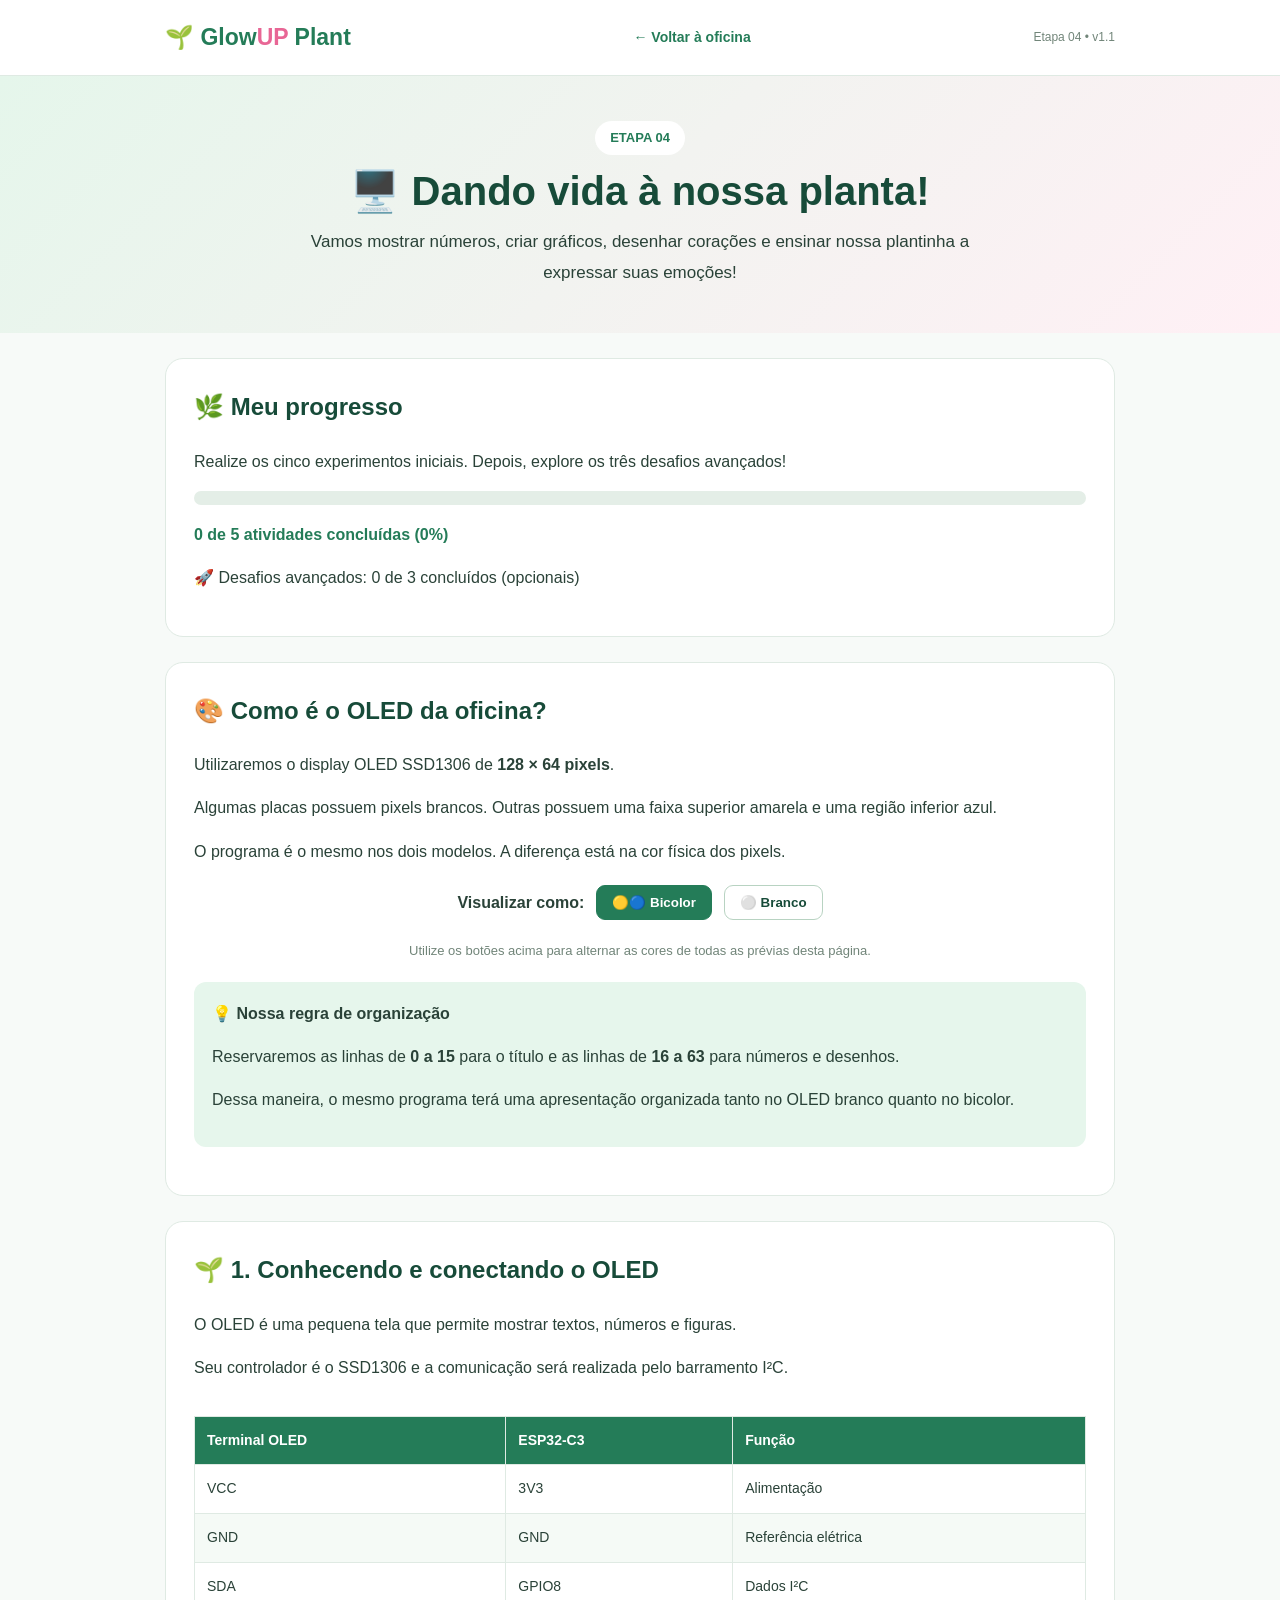
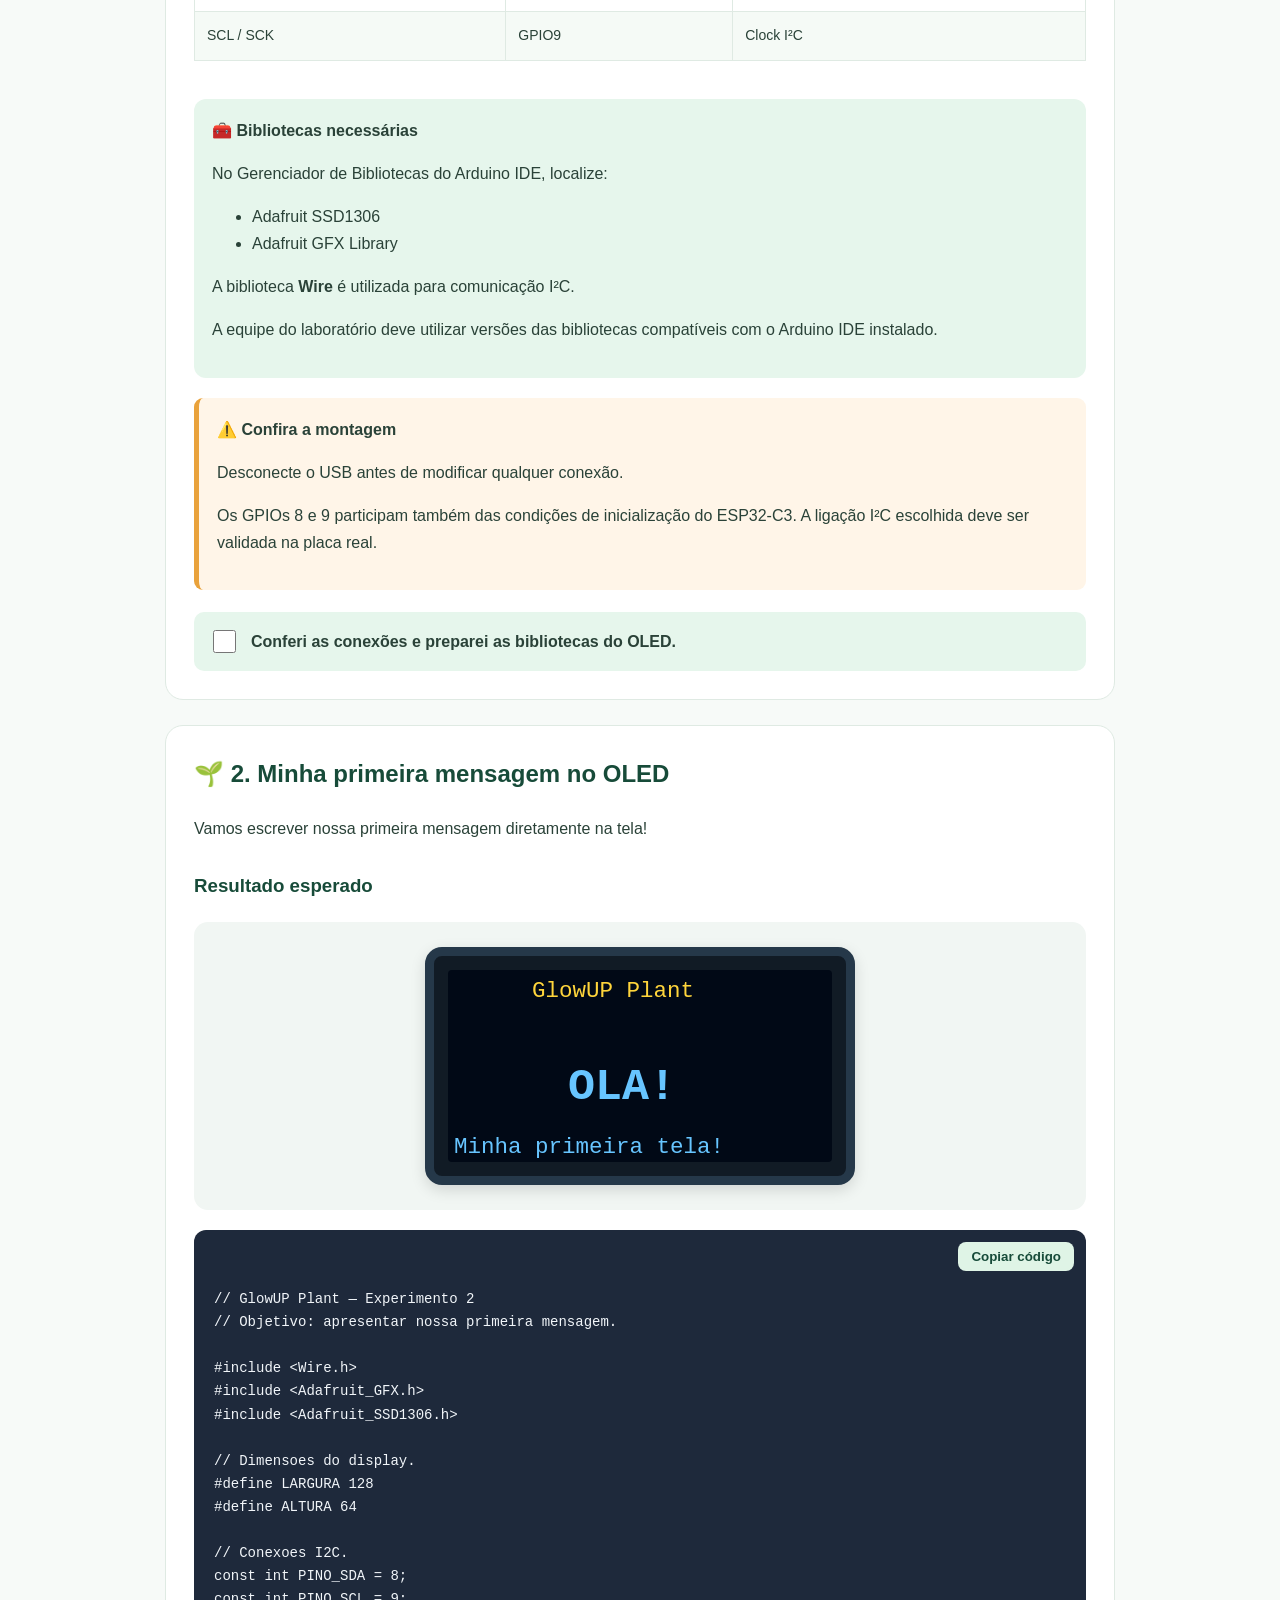
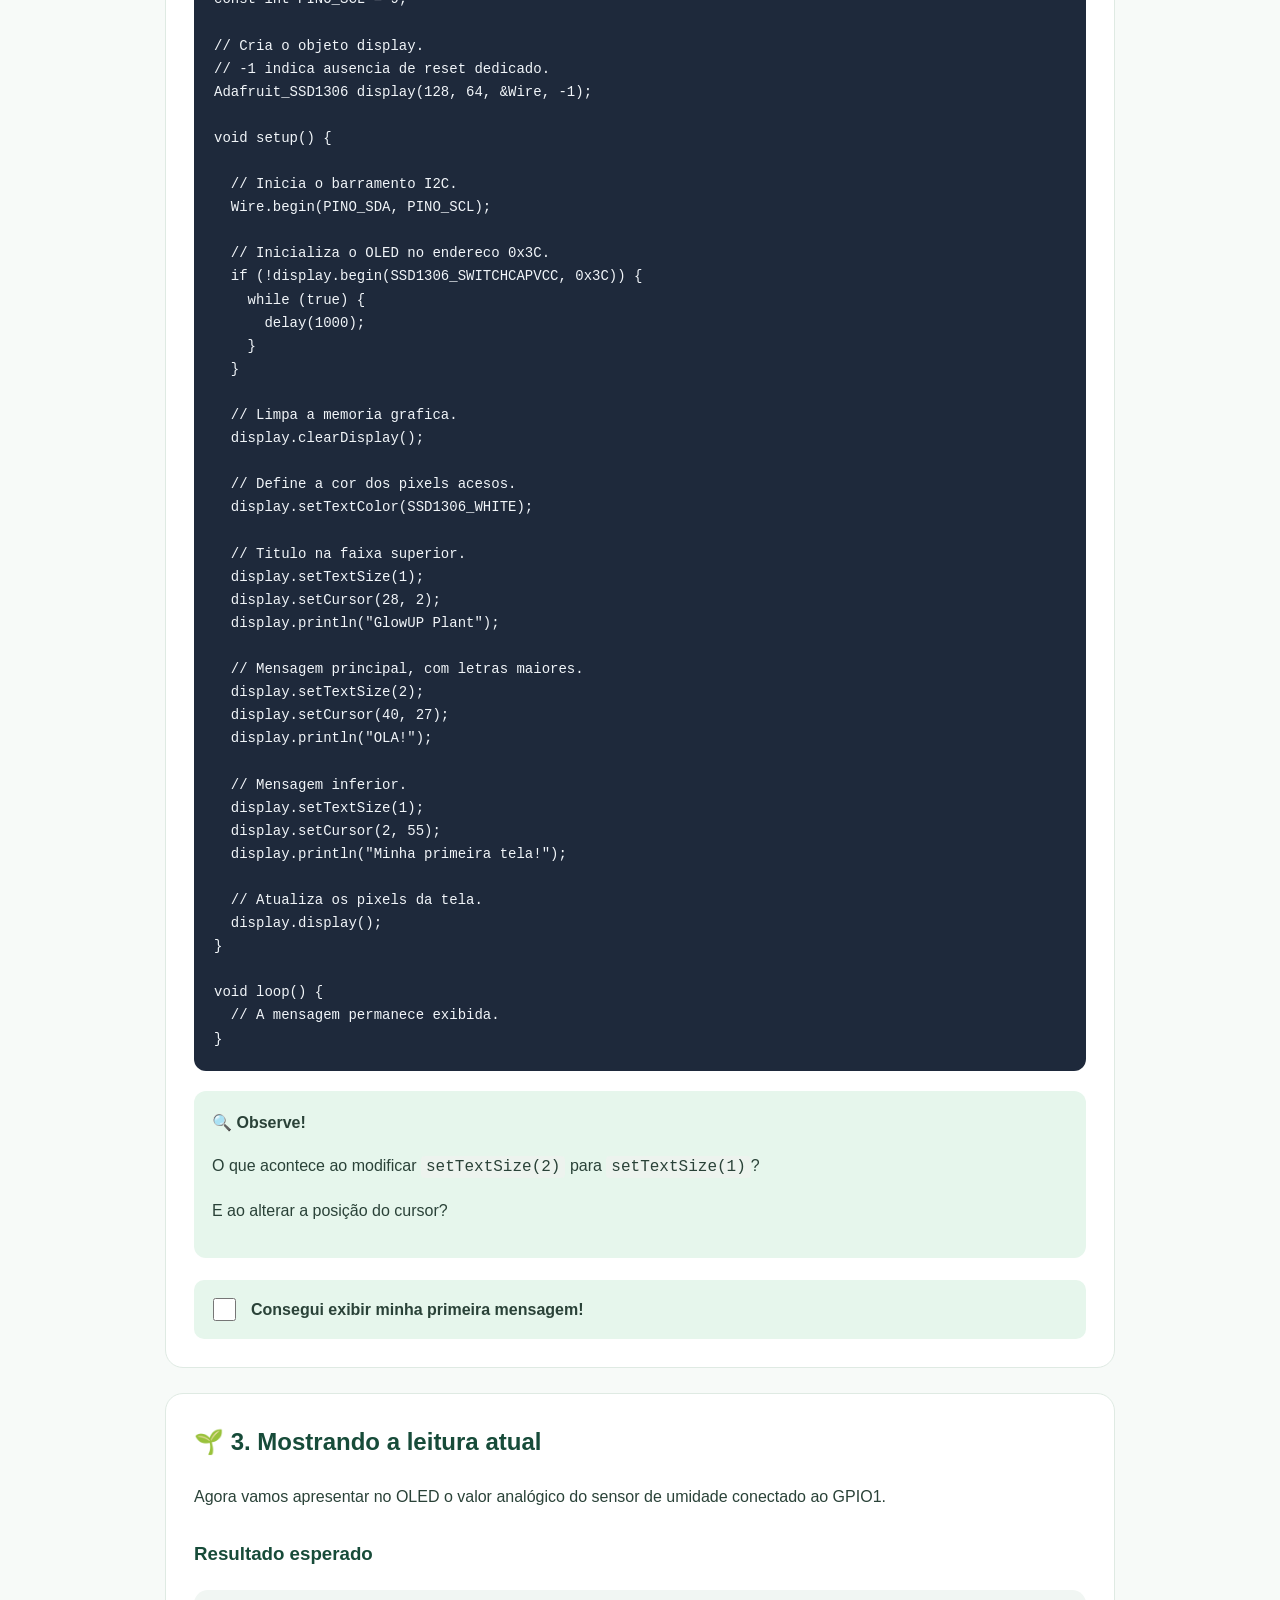
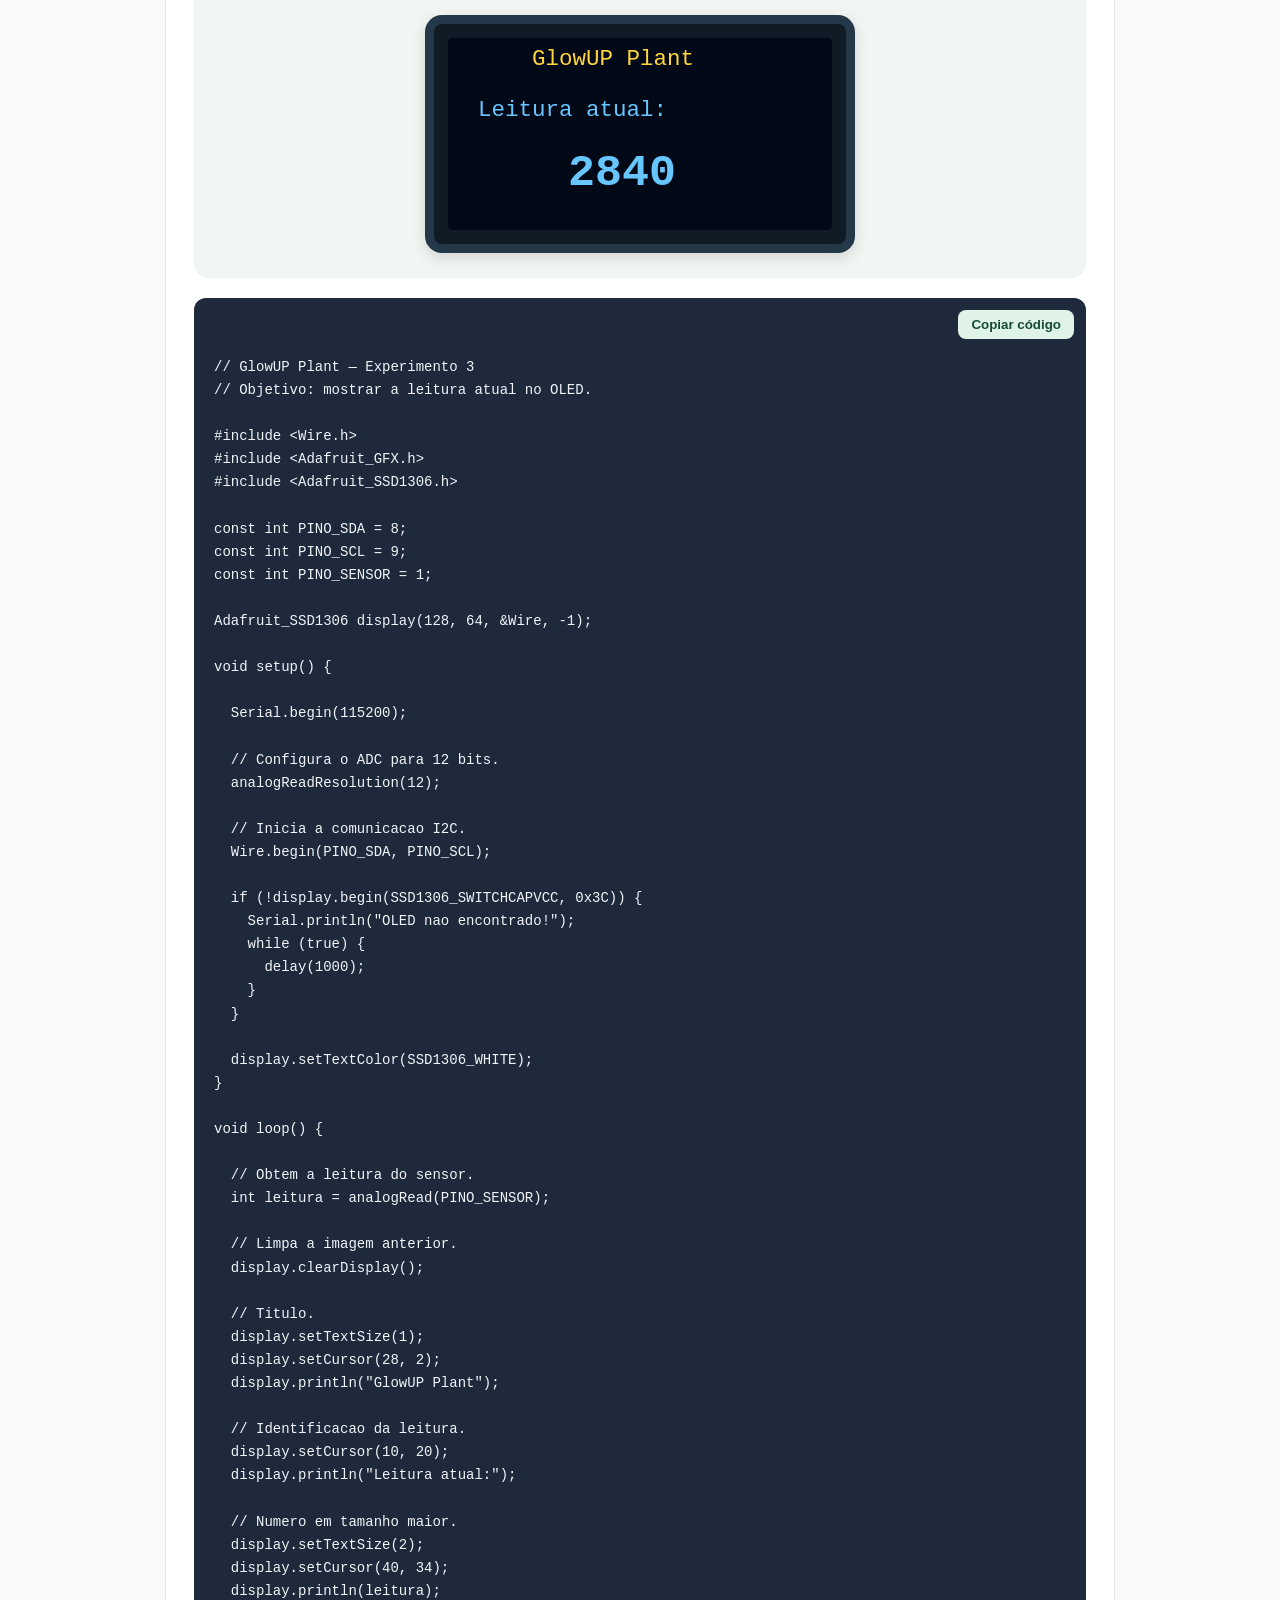
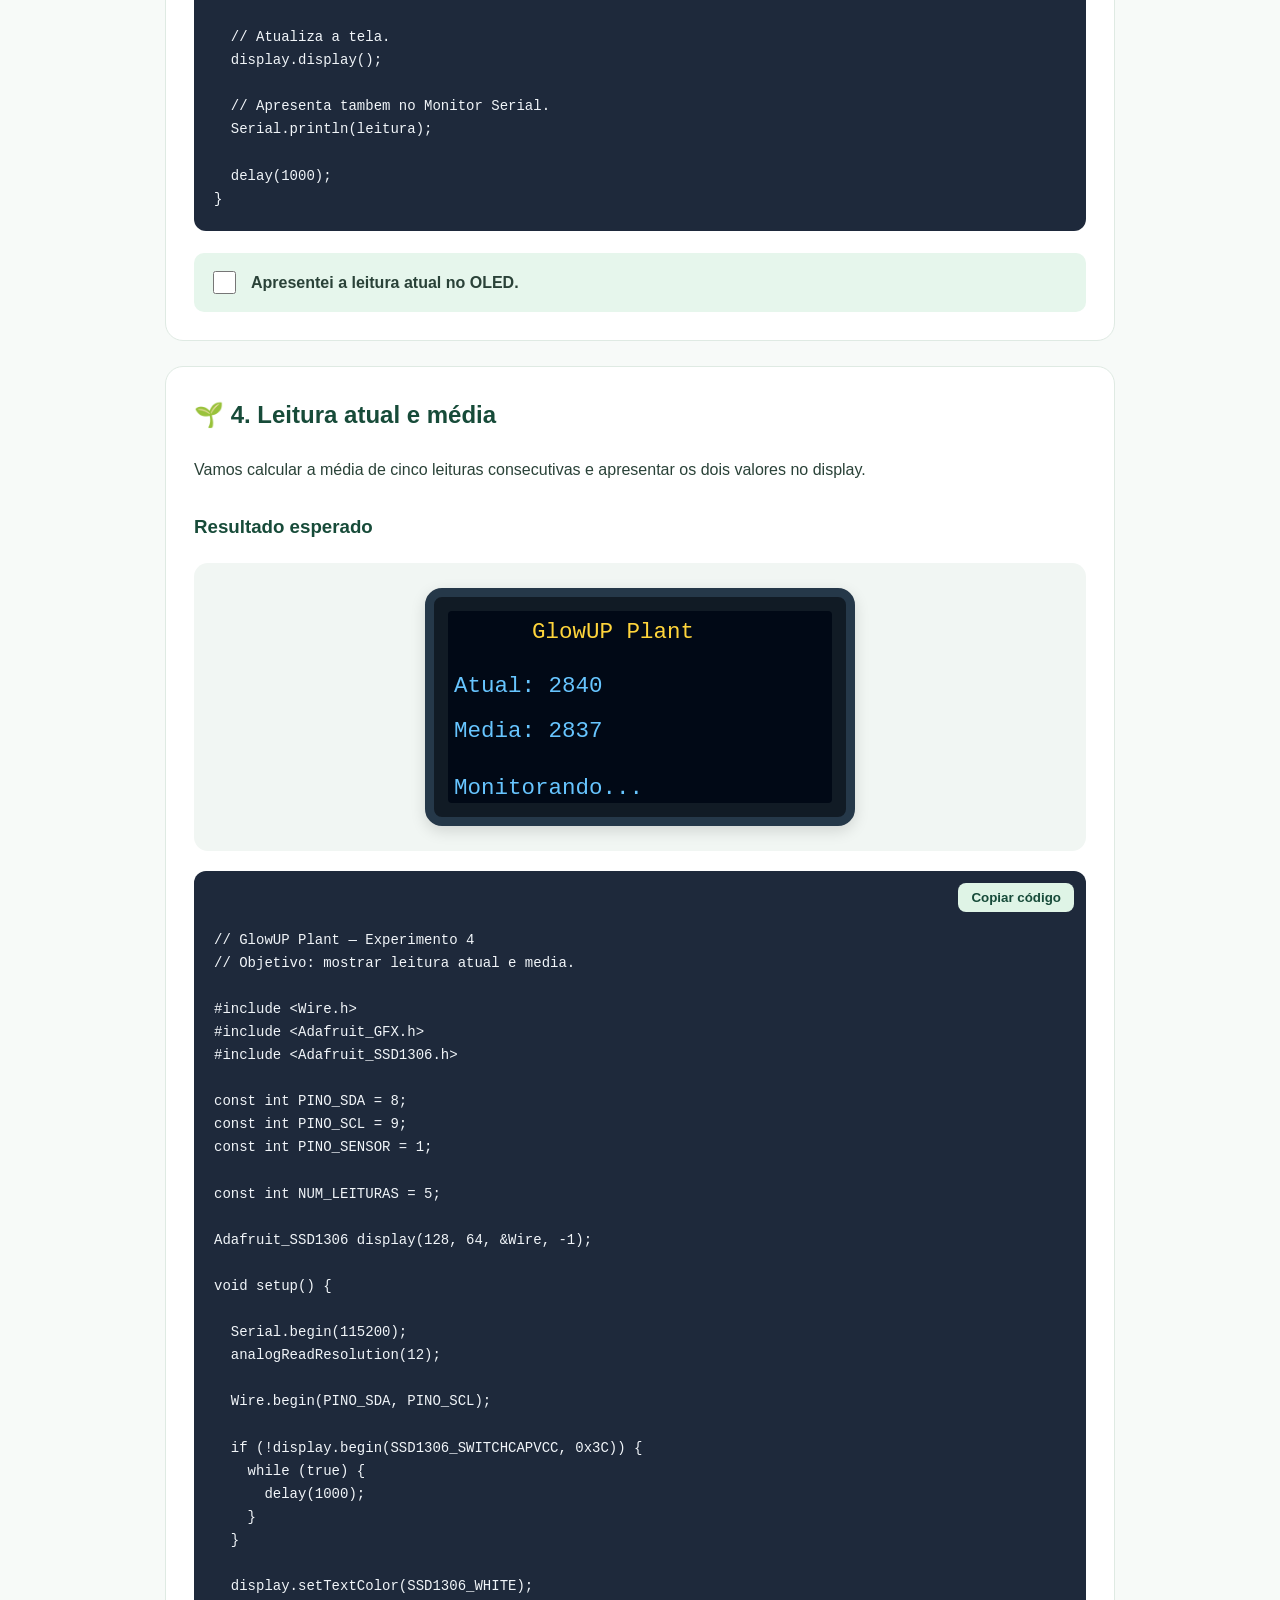
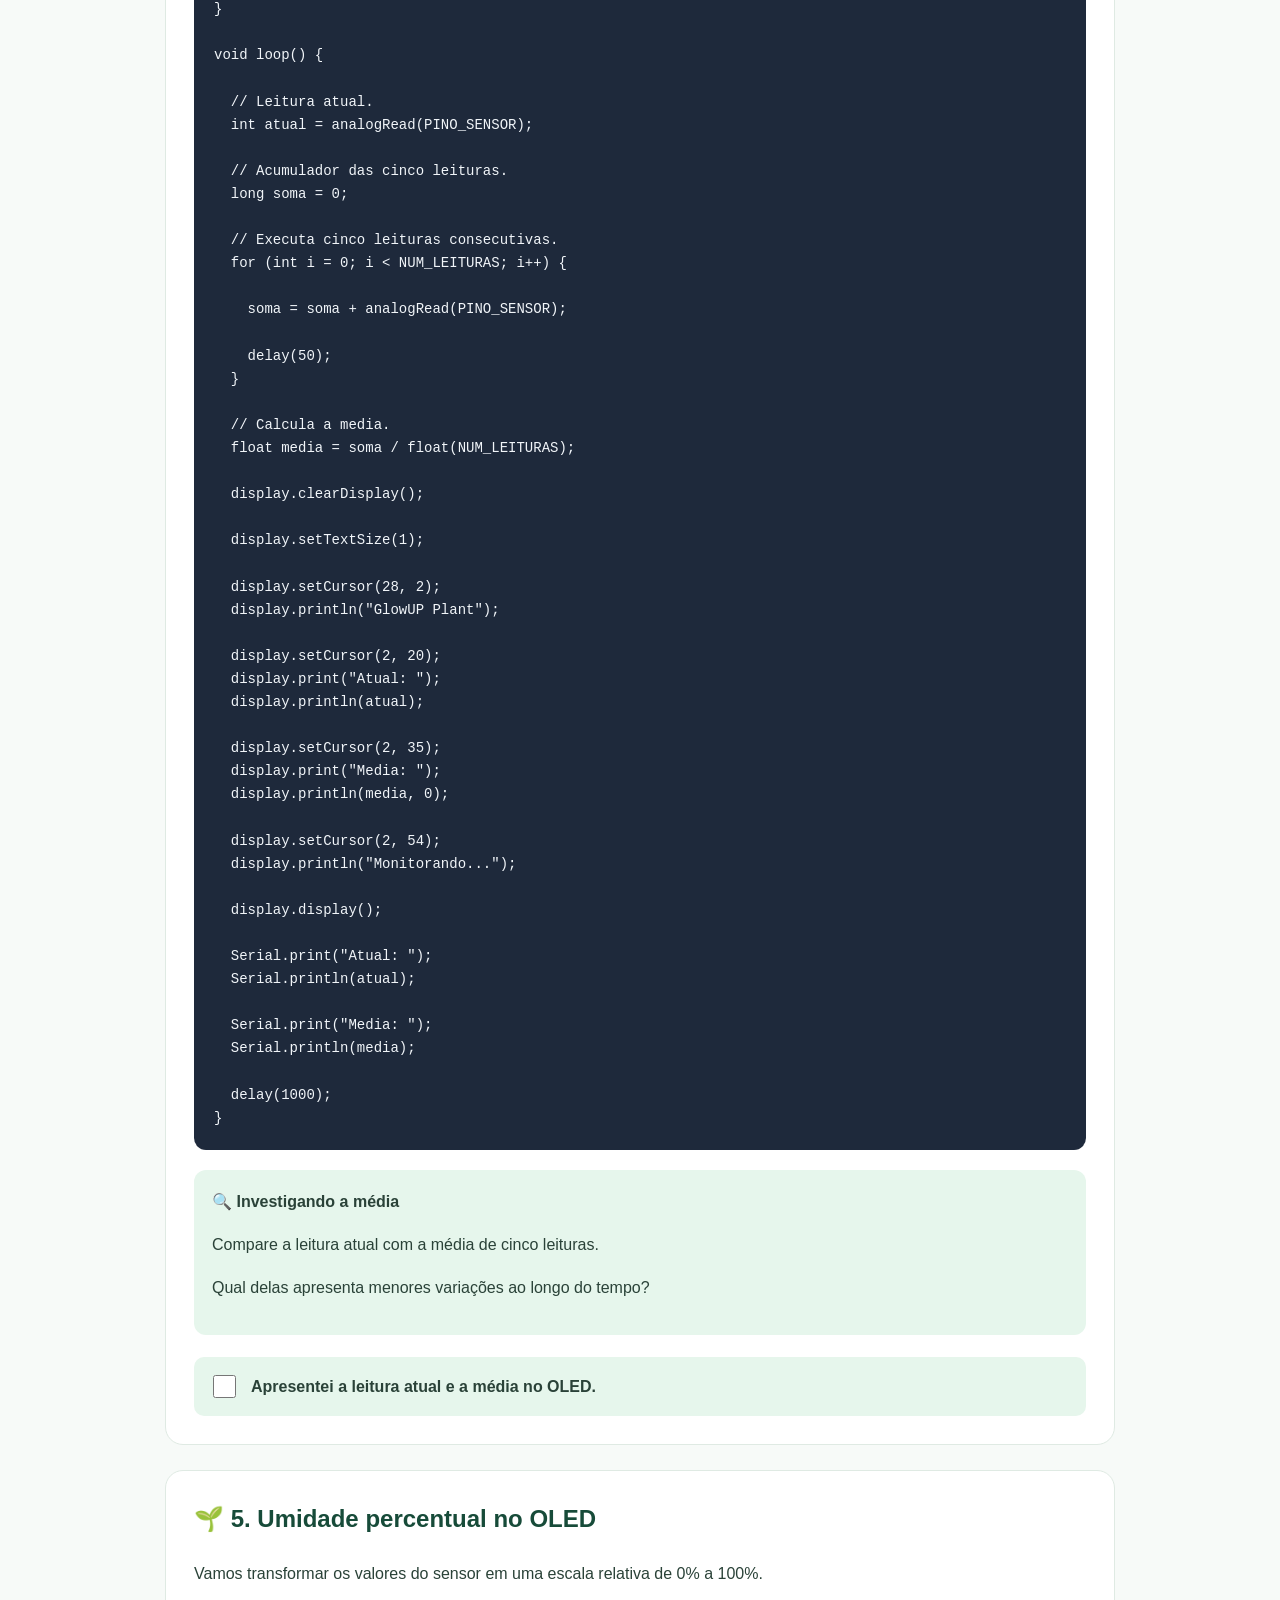
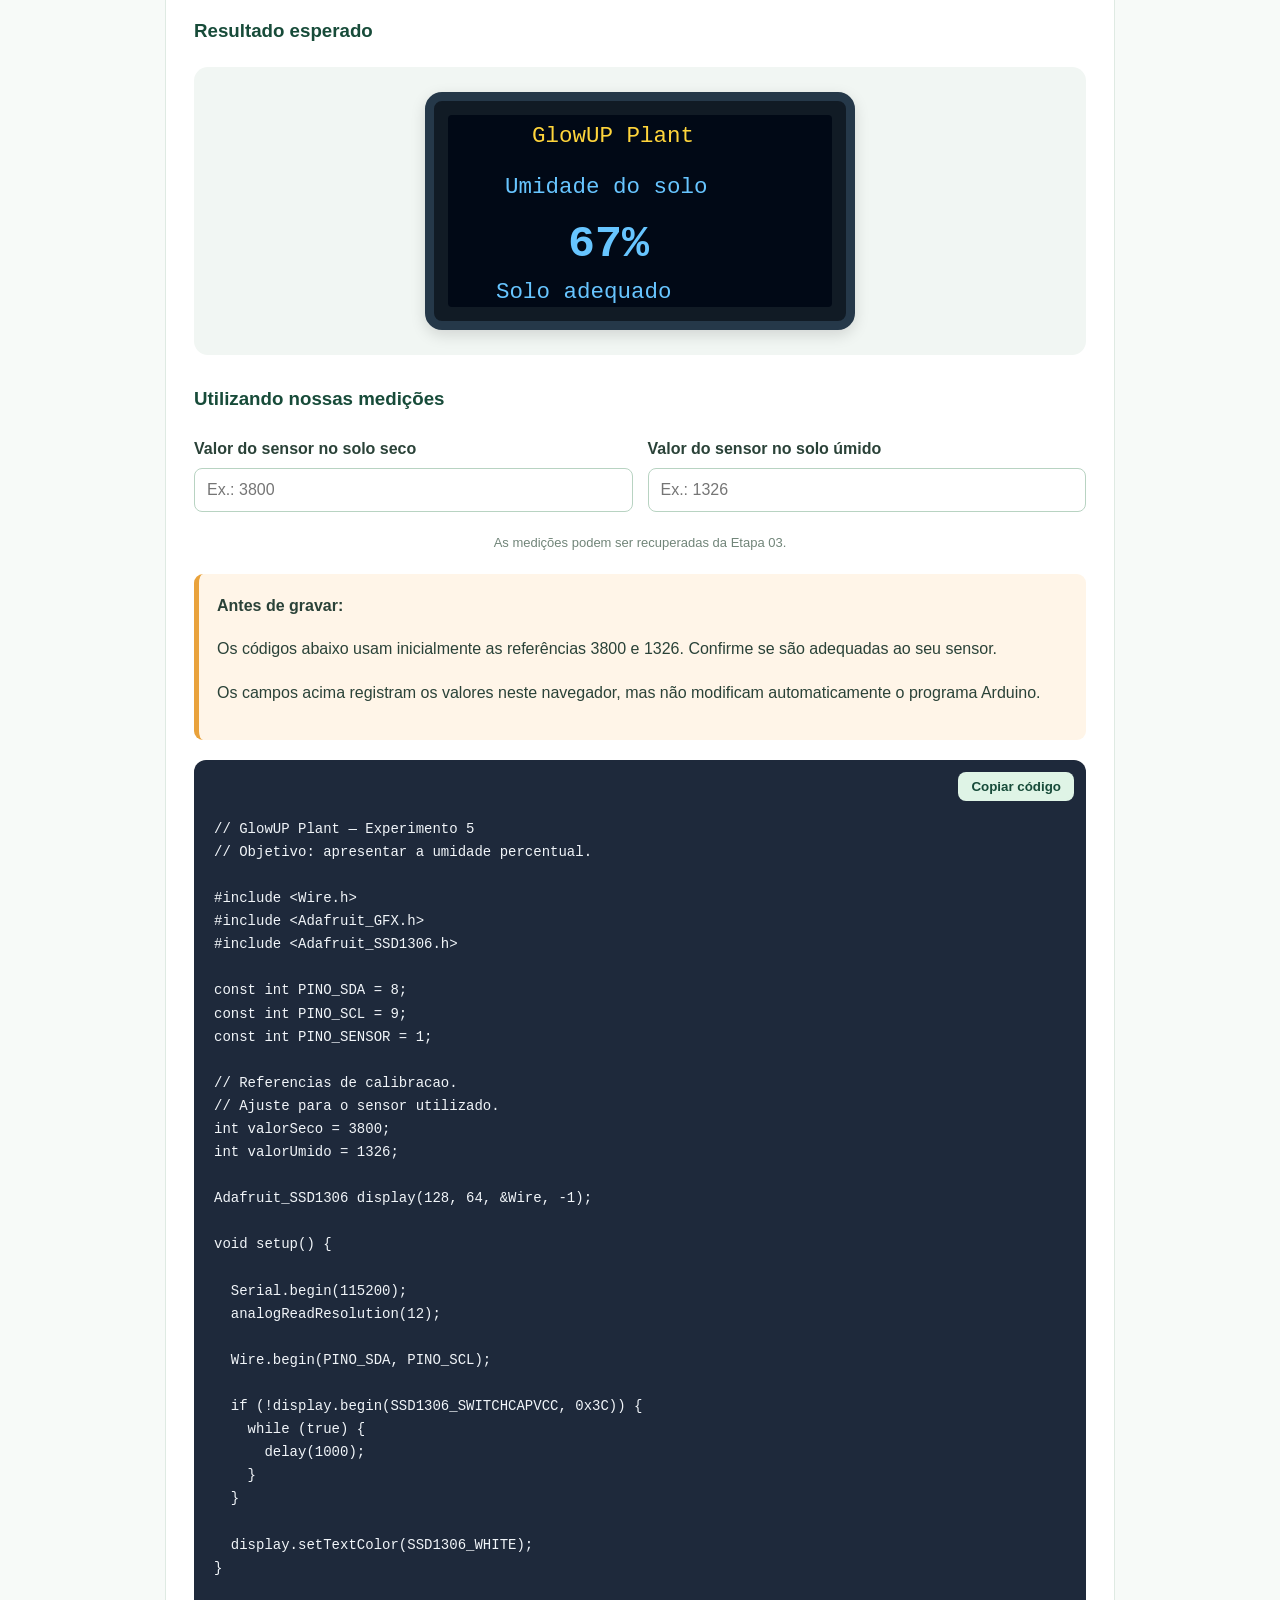
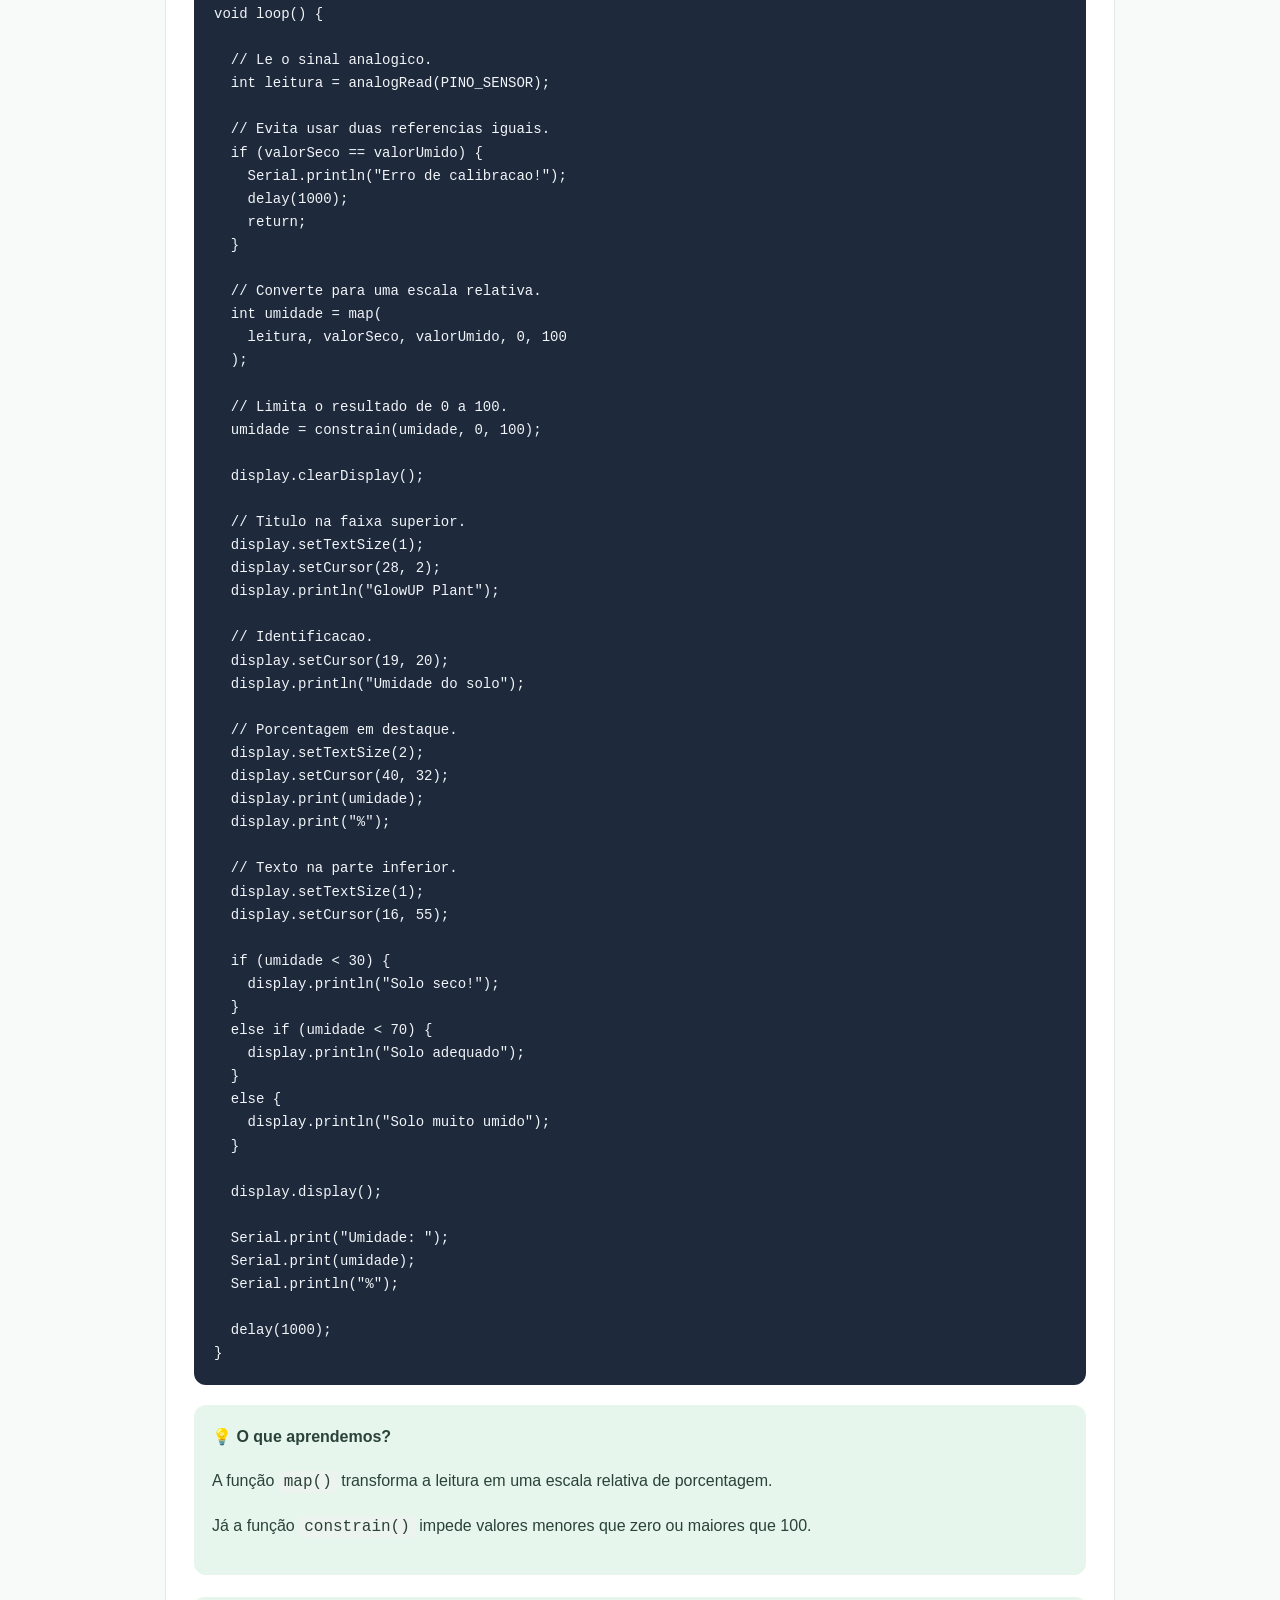
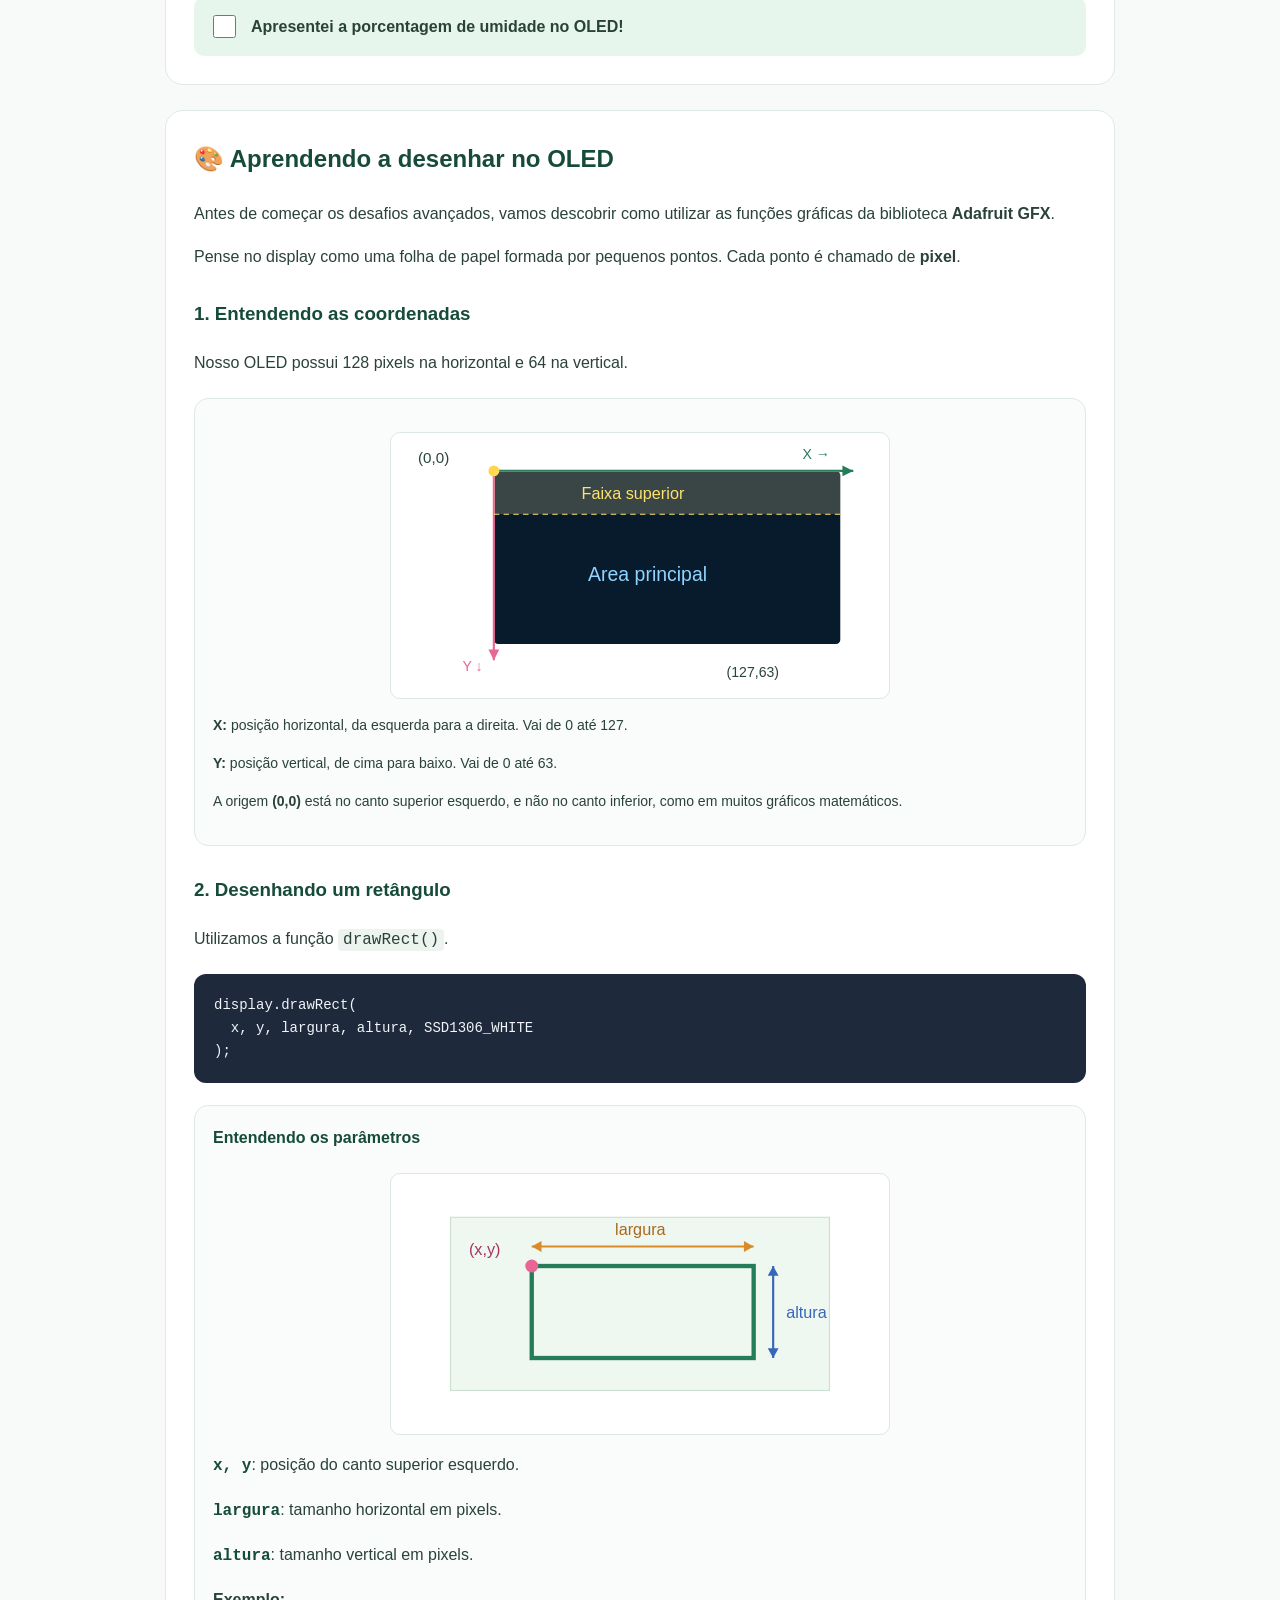
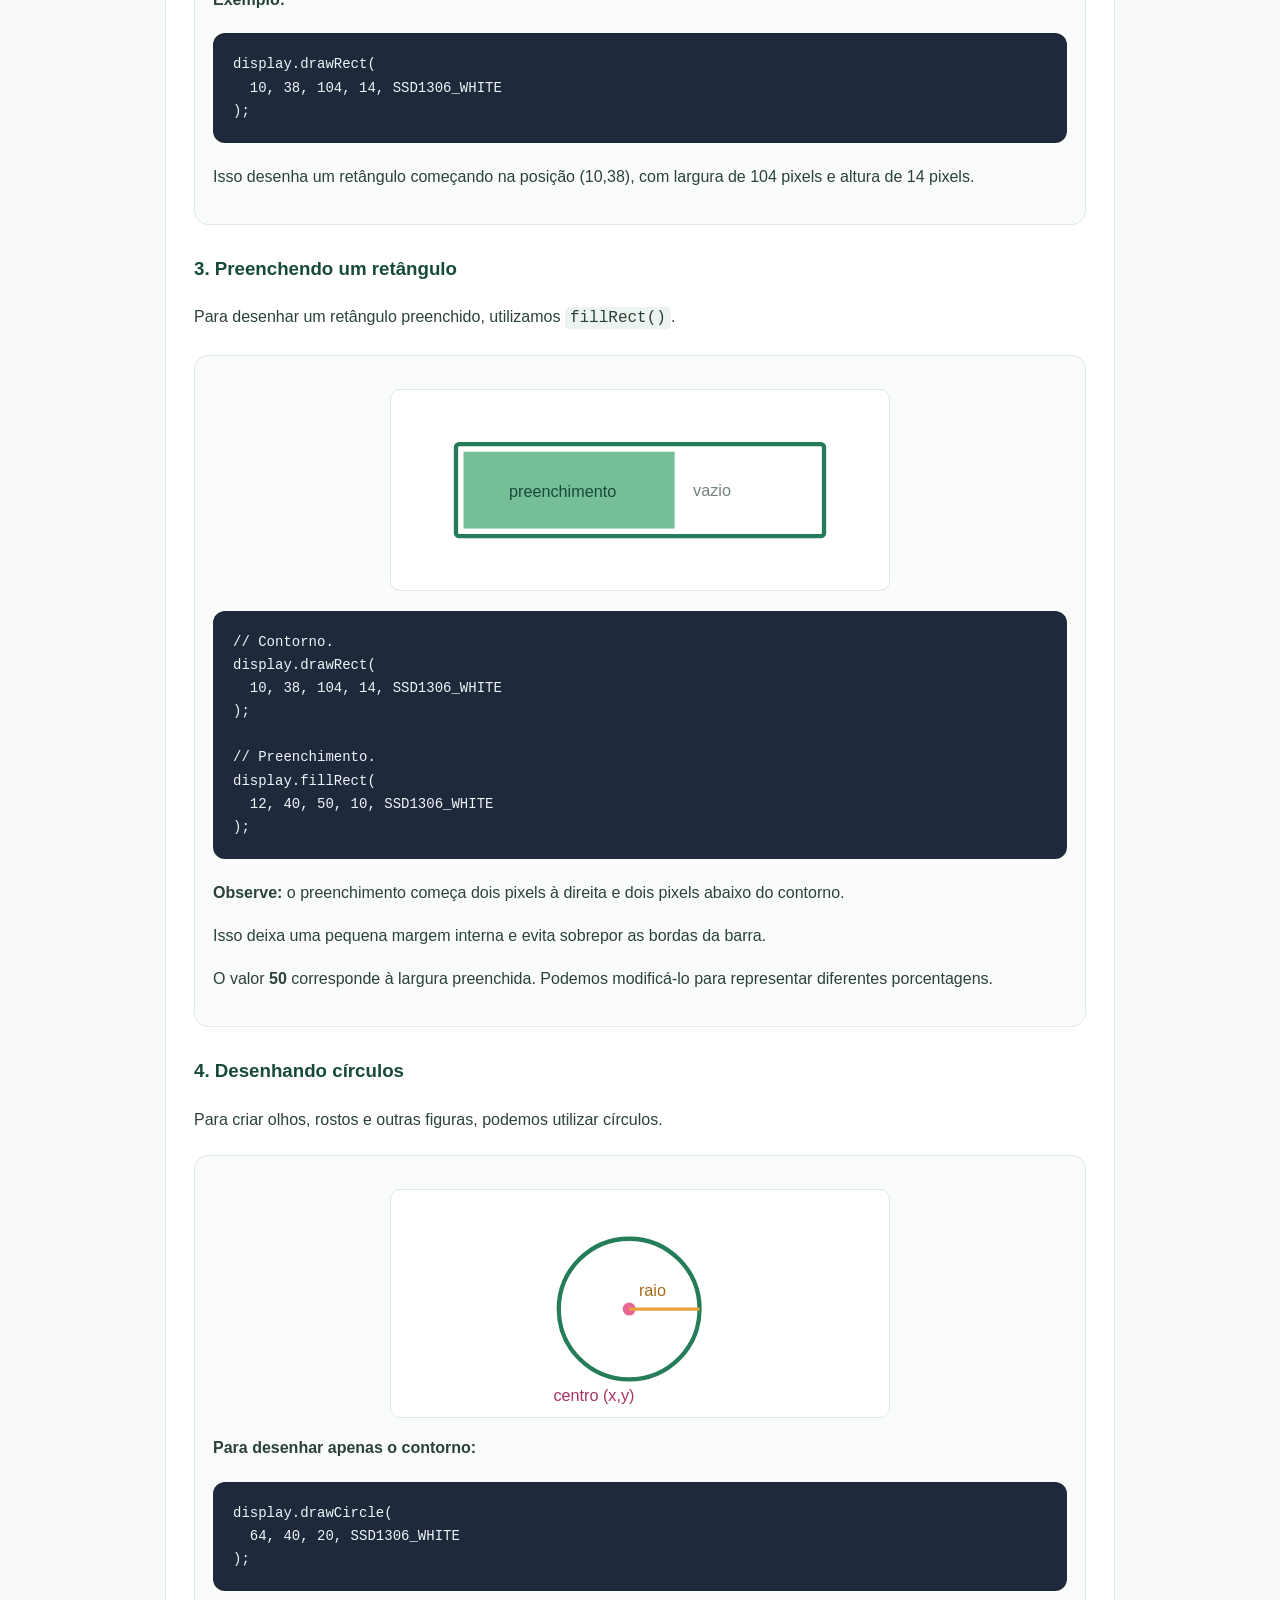
<file: etapa04.html>
<!DOCTYPE html>
<html lang="pt-BR">
<head>
<meta charset="UTF-8">
<meta name="viewport" content="width=device-width, initial-scale=1.0">
<title>Etapa 04 — Dando vida à nossa planta | GlowUP Plant</title>

<link rel="stylesheet" href="style.css">
</head>

<body class="pagina-etapa04">

<header>
  <div class="container topo">
    <div class="logo">🌱 Glow<span>UP</span> Plant</div>

    <a class="voltar" href="index.html">
      ← Voltar à oficina
    </a>

    <span class="versao">Etapa 04 • v1.1</span>
  </div>
</header>

<section class="hero">
  <span class="tag">ETAPA 04</span>

  <h1>🖥️ Dando vida à nossa planta!</h1>

  <p>
    Vamos mostrar números, criar gráficos,
    desenhar corações e ensinar nossa
    plantinha a expressar suas emoções!
  </p>
</section>

<main class="container">

<!-- ==============================================
     PROGRESSO
     ============================================== -->

<section class="bloco">

  <h2>🌿 Meu progresso</h2>

  <p>
    Realize os cinco experimentos iniciais.
    Depois, explore os três desafios avançados!
  </p>

  <div
    class="barra"
    id="barra"
    role="progressbar"
    aria-label="Progresso da Etapa 04"
    aria-valuemin="0"
    aria-valuemax="100"
    aria-valuenow="0">

    <div class="preenchimento" id="preenchimento"></div>
  </div>

  <p id="contador">0 de 5 atividades concluídas</p>

  <p id="contadorAvancado">
    🚀 Desafios avançados: opcionais
  </p>

</section>


<!-- ==============================================
     PRÉVIAS BRANCO / BICOLOR
     ============================================== -->

<section class="bloco">

  <h2>🎨 Como é o OLED da oficina?</h2>

  <p>
    Utilizaremos o display OLED SSD1306
    de <strong>128 × 64 pixels</strong>.
  </p>

  <p>
    Algumas placas possuem pixels brancos.
    Outras possuem uma faixa superior amarela
    e uma região inferior azul.
  </p>

  <p>
    O programa é o mesmo nos dois modelos.
    A diferença está na cor física dos pixels.
  </p>

  <div class="oled-controles">

    <span><strong>Visualizar como:</strong></span>

    <button
      type="button"
      id="modoBicolor"
      class="ativo"
      onclick="alterarModoOLED('bicolor')">
      🟡🔵 Bicolor
    </button>

    <button
      type="button"
      id="modoBranco"
      onclick="alterarModoOLED('branco')">
      ⚪ Branco
    </button>

  </div>

  <p class="legenda">
    Utilize os botões acima para alternar
    as cores de todas as prévias desta página.
  </p>

  <div class="destaque">

    <strong>💡 Nossa regra de organização</strong>

    <p>
      Reservaremos as linhas de <strong>0 a 15</strong>
      para o título e as linhas de
      <strong>16 a 63</strong>
      para números e desenhos.
    </p>

    <p>
      Dessa maneira, o mesmo programa
      terá uma apresentação organizada
      tanto no OLED branco quanto no bicolor.
    </p>

  </div>

</section>


<!-- ==============================================
     EXPERIMENTO 1
     ============================================== -->

<section class="bloco">

  <h2>🌱 1. Conhecendo e conectando o OLED</h2>

  <p>
    O OLED é uma pequena tela que permite
    mostrar textos, números e figuras.
  </p>

  <p>
    Seu controlador é o SSD1306
    e a comunicação será realizada
    pelo barramento I²C.
  </p>

  <div class="tabela-container">

    <table>
      <thead>
        <tr>
          <th>Terminal OLED</th>
          <th>ESP32-C3</th>
          <th>Função</th>
        </tr>
      </thead>

      <tbody>
        <tr>
          <td>VCC</td>
          <td>3V3</td>
          <td>Alimentação</td>
        </tr>
        <tr>
          <td>GND</td>
          <td>GND</td>
          <td>Referência elétrica</td>
        </tr>
        <tr>
          <td>SDA</td>
          <td>GPIO8</td>
          <td>Dados I²C</td>
        </tr>
        <tr>
          <td>SCL / SCK</td>
          <td>GPIO9</td>
          <td>Clock I²C</td>
        </tr>
      </tbody>
    </table>

  </div>

  <div class="destaque">
    <strong>🧰 Bibliotecas necessárias</strong>

    <p>
      No Gerenciador de Bibliotecas
      do Arduino IDE, localize:
    </p>

    <ul>
      <li>Adafruit SSD1306</li>
      <li>Adafruit GFX Library</li>
    </ul>

    <p>
      A biblioteca <strong>Wire</strong>
      é utilizada para comunicação I²C.
    </p>

    <p>
      A equipe do laboratório deve utilizar
      versões das bibliotecas compatíveis
      com o Arduino IDE instalado.
    </p>
  </div>

  <div class="aviso">

    <strong>⚠️ Confira a montagem</strong>

    <p>
      Desconecte o USB antes de modificar
      qualquer conexão.
    </p>

    <p>
      Os GPIOs 8 e 9 participam também
      das condições de inicialização
      do ESP32-C3. A ligação I²C escolhida
      deve ser validada na placa real.
    </p>
  </div>

  <label class="check">
    <input type="checkbox" data-id="1">

    <span>
      Conferi as conexões e preparei
      as bibliotecas do OLED.
    </span>
  </label>

</section>


<!-- ==============================================
     EXPERIMENTO 2
     ============================================== -->

<section class="bloco">

  <h2>🌱 2. Minha primeira mensagem no OLED</h2>

  <p>
    Vamos escrever nossa primeira mensagem
    diretamente na tela!
  </p>

  <h3>Resultado esperado</h3>

  <div class="oled-area">
    <div class="oled-moldura">

      <svg class="oled-svg" viewBox="0 0 128 64"
           aria-label="OLED exibindo GlowUP Plant e OLA">

        <g class="faixa-topo">
          <text x="28" y="9" class="texto">GlowUP Plant</text>
        </g>

        <g class="faixa-baixo">
          <text x="40" y="43" class="texto-grande">OLA!</text>
          <text x="2" y="61" class="texto">Minha primeira tela!</text>
        </g>

      </svg>

    </div>
  </div>

  <div class="codigo">

    <button class="copiar"
      onclick="copiarCodigo('codigo2',this)">
      Copiar código
    </button>

<pre id="codigo2">// GlowUP Plant — Experimento 2
// Objetivo: apresentar nossa primeira mensagem.

#include &lt;Wire.h&gt;
#include &lt;Adafruit_GFX.h&gt;
#include &lt;Adafruit_SSD1306.h&gt;

// Dimensoes do display.
#define LARGURA 128
#define ALTURA 64

// Conexoes I2C.
const int PINO_SDA = 8;
const int PINO_SCL = 9;

// Cria o objeto display.
// -1 indica ausencia de reset dedicado.
Adafruit_SSD1306 display(128, 64, &amp;Wire, -1);

void setup() {

  // Inicia o barramento I2C.
  Wire.begin(PINO_SDA, PINO_SCL);

  // Inicializa o OLED no endereco 0x3C.
  if (!display.begin(SSD1306_SWITCHCAPVCC, 0x3C)) {
    while (true) {
      delay(1000);
    }
  }

  // Limpa a memoria grafica.
  display.clearDisplay();

  // Define a cor dos pixels acesos.
  display.setTextColor(SSD1306_WHITE);

  // Titulo na faixa superior.
  display.setTextSize(1);
  display.setCursor(28, 2);
  display.println("GlowUP Plant");

  // Mensagem principal, com letras maiores.
  display.setTextSize(2);
  display.setCursor(40, 27);
  display.println("OLA!");

  // Mensagem inferior.
  display.setTextSize(1);
  display.setCursor(2, 55);
  display.println("Minha primeira tela!");

  // Atualiza os pixels da tela.
  display.display();
}

void loop() {
  // A mensagem permanece exibida.
}</pre>

  </div>

  <div class="destaque">

    <strong>🔍 Observe!</strong>

    <p>
      O que acontece ao modificar
      <code>setTextSize(2)</code>
      para <code>setTextSize(1)</code>?
    </p>

    <p>
      E ao alterar a posição do cursor?
    </p>

  </div>

  <label class="check">
    <input type="checkbox" data-id="2">

    <span>
      Consegui exibir minha primeira mensagem!
    </span>
  </label>

</section>


<!-- ==============================================
     EXPERIMENTO 3
     ============================================== -->

<section class="bloco">

  <h2>🌱 3. Mostrando a leitura atual</h2>

  <p>
    Agora vamos apresentar no OLED
    o valor analógico do sensor
    de umidade conectado ao GPIO1.
  </p>

  <h3>Resultado esperado</h3>

  <div class="oled-area">
    <div class="oled-moldura">

      <svg class="oled-svg" viewBox="0 0 128 64"
           aria-label="OLED mostrando leitura atual 2840">

        <g class="faixa-topo">
          <text x="28" y="9" class="texto">GlowUP Plant</text>
        </g>

        <g class="faixa-baixo">
          <text x="10" y="26" class="texto">Leitura atual:</text>
          <text x="40" y="49" class="texto-grande">2840</text>
        </g>

      </svg>

    </div>
  </div>

  <div class="codigo">

    <button class="copiar"
      onclick="copiarCodigo('codigo3',this)">
      Copiar código
    </button>

<pre id="codigo3">// GlowUP Plant — Experimento 3
// Objetivo: mostrar a leitura atual no OLED.

#include &lt;Wire.h&gt;
#include &lt;Adafruit_GFX.h&gt;
#include &lt;Adafruit_SSD1306.h&gt;

const int PINO_SDA = 8;
const int PINO_SCL = 9;
const int PINO_SENSOR = 1;

Adafruit_SSD1306 display(128, 64, &amp;Wire, -1);

void setup() {

  Serial.begin(115200);

  // Configura o ADC para 12 bits.
  analogReadResolution(12);

  // Inicia a comunicacao I2C.
  Wire.begin(PINO_SDA, PINO_SCL);

  if (!display.begin(SSD1306_SWITCHCAPVCC, 0x3C)) {
    Serial.println("OLED nao encontrado!");
    while (true) {
      delay(1000);
    }
  }

  display.setTextColor(SSD1306_WHITE);
}

void loop() {

  // Obtem a leitura do sensor.
  int leitura = analogRead(PINO_SENSOR);

  // Limpa a imagem anterior.
  display.clearDisplay();

  // Titulo.
  display.setTextSize(1);
  display.setCursor(28, 2);
  display.println("GlowUP Plant");

  // Identificacao da leitura.
  display.setCursor(10, 20);
  display.println("Leitura atual:");

  // Numero em tamanho maior.
  display.setTextSize(2);
  display.setCursor(40, 34);
  display.println(leitura);

  // Atualiza a tela.
  display.display();

  // Apresenta tambem no Monitor Serial.
  Serial.println(leitura);

  delay(1000);
}</pre>

  </div>

  <label class="check">
    <input type="checkbox" data-id="3">

    <span>
      Apresentei a leitura atual no OLED.
    </span>
  </label>

</section>


<!-- ==============================================
     EXPERIMENTO 4
     ============================================== -->

<section class="bloco">

  <h2>🌱 4. Leitura atual e média</h2>

  <p>
    Vamos calcular a média de cinco
    leituras consecutivas e apresentar
    os dois valores no display.
  </p>

  <h3>Resultado esperado</h3>

  <div class="oled-area">
    <div class="oled-moldura">

      <svg class="oled-svg" viewBox="0 0 128 64"
           aria-label="OLED mostrando leitura atual e média">

        <g class="faixa-topo">
          <text x="28" y="9" class="texto">GlowUP Plant</text>
        </g>

        <g class="faixa-baixo">
          <text x="2" y="27" class="texto">Atual: 2840</text>
          <text x="2" y="42" class="texto">Media: 2837</text>
          <text x="2" y="61" class="texto">Monitorando...</text>
        </g>

      </svg>

    </div>
  </div>

  <div class="codigo">

    <button class="copiar"
      onclick="copiarCodigo('codigo4',this)">
      Copiar código
    </button>

<pre id="codigo4">// GlowUP Plant — Experimento 4
// Objetivo: mostrar leitura atual e media.

#include &lt;Wire.h&gt;
#include &lt;Adafruit_GFX.h&gt;
#include &lt;Adafruit_SSD1306.h&gt;

const int PINO_SDA = 8;
const int PINO_SCL = 9;
const int PINO_SENSOR = 1;

const int NUM_LEITURAS = 5;

Adafruit_SSD1306 display(128, 64, &amp;Wire, -1);

void setup() {

  Serial.begin(115200);
  analogReadResolution(12);

  Wire.begin(PINO_SDA, PINO_SCL);

  if (!display.begin(SSD1306_SWITCHCAPVCC, 0x3C)) {
    while (true) {
      delay(1000);
    }
  }

  display.setTextColor(SSD1306_WHITE);
}

void loop() {

  // Leitura atual.
  int atual = analogRead(PINO_SENSOR);

  // Acumulador das cinco leituras.
  long soma = 0;

  // Executa cinco leituras consecutivas.
  for (int i = 0; i &lt; NUM_LEITURAS; i++) {

    soma = soma + analogRead(PINO_SENSOR);

    delay(50);
  }

  // Calcula a media.
  float media = soma / float(NUM_LEITURAS);

  display.clearDisplay();

  display.setTextSize(1);

  display.setCursor(28, 2);
  display.println("GlowUP Plant");

  display.setCursor(2, 20);
  display.print("Atual: ");
  display.println(atual);

  display.setCursor(2, 35);
  display.print("Media: ");
  display.println(media, 0);

  display.setCursor(2, 54);
  display.println("Monitorando...");

  display.display();

  Serial.print("Atual: ");
  Serial.println(atual);

  Serial.print("Media: ");
  Serial.println(media);

  delay(1000);
}</pre>

  </div>

  <div class="destaque">

    <strong>🔍 Investigando a média</strong>

    <p>
      Compare a leitura atual com
      a média de cinco leituras.
    </p>

    <p>
      Qual delas apresenta menores
      variações ao longo do tempo?
    </p>

  </div>

  <label class="check">
    <input type="checkbox" data-id="4">

    <span>
      Apresentei a leitura atual
      e a média no OLED.
    </span>
  </label>

</section>


<!-- ==============================================
     EXPERIMENTO 5
     ============================================== -->

<section class="bloco">

  <h2>🌱 5. Umidade percentual no OLED</h2>

  <p>
    Vamos transformar os valores
    do sensor em uma escala relativa
    de 0% a 100%.
  </p>

  <h3>Resultado esperado</h3>

  <div class="oled-area">
    <div class="oled-moldura">

      <svg class="oled-svg" viewBox="0 0 128 64"
           aria-label="OLED mostrando 67 por cento">

        <g class="faixa-topo">
          <text x="28" y="9" class="texto">GlowUP Plant</text>
        </g>

        <g class="faixa-baixo">
          <text x="19" y="26" class="texto">Umidade do solo</text>
          <text x="40" y="47" class="texto-grande">67%</text>
          <text x="16" y="61" class="texto">Solo adequado</text>
        </g>

      </svg>

    </div>
  </div>

  <h3>Utilizando nossas medições</h3>

  <div class="calibracao">

    <label>
      Valor do sensor no solo seco
      <input
        id="calSeco"
        type="number"
        min="0"
        max="4095"
        placeholder="Ex.: 3800">
    </label>

    <label>
      Valor do sensor no solo úmido
      <input
        id="calUmido"
        type="number"
        min="0"
        max="4095"
        placeholder="Ex.: 1326">
    </label>

  </div>

  <p id="avisoCalibracao" class="legenda" aria-live="polite">
    As medições podem ser recuperadas da Etapa 03.
  </p>

  <div class="aviso">

    <strong>Antes de gravar:</strong>

    <p>
      Os códigos abaixo usam inicialmente
      as referências 3800 e 1326.
      Confirme se são adequadas ao seu sensor.
    </p>

    <p>
      Os campos acima registram os valores
      neste navegador, mas não modificam
      automaticamente o programa Arduino.
    </p>

  </div>

  <div class="codigo">

    <button class="copiar"
      onclick="copiarCodigo('codigo5',this)">
      Copiar código
    </button>

<pre id="codigo5">// GlowUP Plant — Experimento 5
// Objetivo: apresentar a umidade percentual.

#include &lt;Wire.h&gt;
#include &lt;Adafruit_GFX.h&gt;
#include &lt;Adafruit_SSD1306.h&gt;

const int PINO_SDA = 8;
const int PINO_SCL = 9;
const int PINO_SENSOR = 1;

// Referencias de calibracao.
// Ajuste para o sensor utilizado.
int valorSeco = 3800;
int valorUmido = 1326;

Adafruit_SSD1306 display(128, 64, &amp;Wire, -1);

void setup() {

  Serial.begin(115200);
  analogReadResolution(12);

  Wire.begin(PINO_SDA, PINO_SCL);

  if (!display.begin(SSD1306_SWITCHCAPVCC, 0x3C)) {
    while (true) {
      delay(1000);
    }
  }

  display.setTextColor(SSD1306_WHITE);
}

void loop() {

  // Le o sinal analogico.
  int leitura = analogRead(PINO_SENSOR);

  // Evita usar duas referencias iguais.
  if (valorSeco == valorUmido) {
    Serial.println("Erro de calibracao!");
    delay(1000);
    return;
  }

  // Converte para uma escala relativa.
  int umidade = map(
    leitura, valorSeco, valorUmido, 0, 100
  );

  // Limita o resultado de 0 a 100.
  umidade = constrain(umidade, 0, 100);

  display.clearDisplay();

  // Titulo na faixa superior.
  display.setTextSize(1);
  display.setCursor(28, 2);
  display.println("GlowUP Plant");

  // Identificacao.
  display.setCursor(19, 20);
  display.println("Umidade do solo");

  // Porcentagem em destaque.
  display.setTextSize(2);
  display.setCursor(40, 32);
  display.print(umidade);
  display.print("%");

  // Texto na parte inferior.
  display.setTextSize(1);
  display.setCursor(16, 55);

  if (umidade &lt; 30) {
    display.println("Solo seco!");
  }
  else if (umidade &lt; 70) {
    display.println("Solo adequado");
  }
  else {
    display.println("Solo muito umido");
  }

  display.display();

  Serial.print("Umidade: ");
  Serial.print(umidade);
  Serial.println("%");

  delay(1000);
}</pre>

  </div>

  <div class="destaque">

    <strong>💡 O que aprendemos?</strong>

    <p>
      A função <code>map()</code>
      transforma a leitura em uma
      escala relativa de porcentagem.
    </p>

    <p>
      Já a função <code>constrain()</code>
      impede valores menores que zero
      ou maiores que 100.
    </p>

  </div>

  <label class="check">
    <input type="checkbox" data-id="5">

    <span>
      Apresentei a porcentagem de umidade no OLED!
    </span>
  </label>

</section>


<!-- ==============================================
     GUIA GRÁFICO
     ============================================== -->

<section class="bloco" id="guia-grafico">

  <h2>🎨 Aprendendo a desenhar no OLED</h2>

  <p>
    Antes de começar os desafios avançados,
    vamos descobrir como utilizar
    as funções gráficas da biblioteca
    <strong>Adafruit GFX</strong>.
  </p>

  <p>
    Pense no display como uma folha
    de papel formada por pequenos pontos.
    Cada ponto é chamado de
    <strong>pixel</strong>.
  </p>

  <h3>1. Entendendo as coordenadas</h3>

  <p>
    Nosso OLED possui 128 pixels
    na horizontal e 64 na vertical.
  </p>

  <div class="guia">

    <div class="guia-desenho">

      <svg viewBox="0 0 460 245"
           aria-label="Sistema de coordenadas do OLED">

        <rect x="95" y="35" width="320" height="160"
              fill="#071b2d" rx="4"/>

        <line x1="95" y1="35" x2="427" y2="35"
              stroke="#247c58" stroke-width="2"/>

        <polygon points="427,35 417,30 417,40"
                 fill="#247c58"/>

        <line x1="95" y1="35" x2="95" y2="210"
              stroke="#e86695" stroke-width="2"/>

        <polygon points="95,210 90,200 100,200"
                 fill="#e86695"/>

        <circle cx="95" cy="35" r="5"
                fill="#ffd54b"/>

        <text x="25" y="28" font-size="14"
              fill="#29443a">(0,0)</text>

        <text x="380" y="24" font-size="13"
              fill="#247c58">X →</text>

        <text x="66" y="220" font-size="13"
              fill="#e86695">Y ↓</text>

        <text x="310" y="225" font-size="13"
              fill="#29443a">(127,63)</text>

        <rect x="95" y="35" width="320" height="40"
              fill="#fff0a5" opacity=".2"/>

        <line x1="95" y1="75" x2="415" y2="75"
              stroke="#ffe26c" stroke-dasharray="5 4"/>

        <text x="176" y="61" font-size="15"
              fill="#ffe26c">Faixa superior</text>

        <text x="182" y="137" font-size="18"
              fill="#90d4ff">Area principal</text>

      </svg>

    </div>

    <p class="explicacao">
      <strong>X:</strong> posição horizontal,
      da esquerda para a direita.
      Vai de 0 até 127.
    </p>

    <p class="explicacao">
      <strong>Y:</strong> posição vertical,
      de cima para baixo.
      Vai de 0 até 63.
    </p>

    <p class="explicacao">
      A origem <strong>(0,0)</strong>
      está no canto superior esquerdo,
      e não no canto inferior, como
      em muitos gráficos matemáticos.
    </p>

  </div>


  <!-- DRAWRECT -->

  <h3>2. Desenhando um retângulo</h3>

  <p>
    Utilizamos a função
    <code>drawRect()</code>.
  </p>

  <div class="codigo codigo-simples">
<pre>display.drawRect(
  x, y, largura, altura, SSD1306_WHITE
);</pre>
  </div>

  <div class="guia">

    <h4>Entendendo os parâmetros</h4>

    <div class="guia-desenho">

      <svg viewBox="0 0 460 240"
           aria-label="Retângulo com posição, largura e altura">

        <rect x="55" y="40" width="350" height="160"
              fill="#eef7f0" stroke="#cadfd0"/>

        <rect x="130" y="85" width="205" height="85"
              fill="none" stroke="#247c58"
              stroke-width="4"/>

        <circle cx="130" cy="85" r="6"
                fill="#e86695"/>

        <text x="72" y="75" font-size="15"
              fill="#a83265">(x,y)</text>

        <line x1="130" y1="67" x2="335" y2="67"
              stroke="#d98b28" stroke-width="2"/>

        <polygon points="130,67 139,62 139,72"
                 fill="#d98b28"/>

        <polygon points="335,67 326,62 326,72"
                 fill="#d98b28"/>

        <text x="207" y="56" font-size="15"
              fill="#aa681a">largura</text>

        <line x1="353" y1="85" x2="353" y2="170"
              stroke="#3767bb" stroke-width="2"/>

        <polygon points="353,85 348,94 358,94"
                 fill="#3767bb"/>

        <polygon points="353,170 348,161 358,161"
                 fill="#3767bb"/>

        <text x="365" y="133" font-size="15"
              fill="#3767bb">altura</text>

      </svg>

    </div>

    <p>
      <span class="parametros">x, y</span>:
      posição do canto superior esquerdo.
    </p>

    <p>
      <span class="parametros">largura</span>:
      tamanho horizontal em pixels.
    </p>

    <p>
      <span class="parametros">altura</span>:
      tamanho vertical em pixels.
    </p>

    <p><strong>Exemplo:</strong></p>

    <div class="codigo codigo-simples">
<pre>display.drawRect(
  10, 38, 104, 14, SSD1306_WHITE
);</pre>
    </div>

    <p>
      Isso desenha um retângulo começando
      na posição (10,38), com largura
      de 104 pixels e altura de 14 pixels.
    </p>

  </div>


  <!-- FILLRECT -->

  <h3>3. Preenchendo um retângulo</h3>

  <p>
    Para desenhar um retângulo preenchido,
    utilizamos <code>fillRect()</code>.
  </p>

  <div class="guia">

    <div class="guia-desenho">

      <svg viewBox="0 0 460 185"
           aria-label="Retângulo com parte preenchida">

        <rect x="60" y="50" width="340" height="85"
              rx="3" fill="none" stroke="#247c58"
              stroke-width="4"/>

        <rect x="67" y="57" width="195" height="71"
              fill="#76be98"/>

        <text x="109" y="99"
              font-size="15" fill="#164b38">
          preenchimento
        </text>

        <text x="279" y="98"
              font-size="15" fill="#718579">
          vazio
        </text>

      </svg>

    </div>

    <div class="codigo codigo-simples">
<pre>// Contorno.
display.drawRect(
  10, 38, 104, 14, SSD1306_WHITE
);

// Preenchimento.
display.fillRect(
  12, 40, 50, 10, SSD1306_WHITE
);</pre>
    </div>

    <p>
      <strong>Observe:</strong>
      o preenchimento começa dois pixels
      à direita e dois pixels abaixo
      do contorno.
    </p>

    <p>
      Isso deixa uma pequena margem
      interna e evita sobrepor
      as bordas da barra.
    </p>

    <p>
      O valor <strong>50</strong>
      corresponde à largura preenchida.
      Podemos modificá-lo para representar
      diferentes porcentagens.
    </p>

  </div>


  <!-- CÍRCULOS -->

  <h3>4. Desenhando círculos</h3>

  <p>
    Para criar olhos, rostos e outras figuras,
    podemos utilizar círculos.
  </p>

  <div class="guia">

    <div class="guia-desenho">

      <svg viewBox="0 0 460 210"
           aria-label="Círculo indicando centro e raio">

        <circle cx="220" cy="110" r="65"
                fill="none"
                stroke="#247c58"
                stroke-width="4"/>

        <circle cx="220" cy="110" r="6"
                fill="#e86695"/>

        <line x1="220" y1="110"
              x2="285" y2="110"
              stroke="#e9a23b" stroke-width="3"/>

        <text x="229" y="98" font-size="15"
              fill="#a66a14">raio</text>

        <text x="150" y="195" font-size="15"
              fill="#a83265">centro (x,y)</text>

      </svg>

    </div>

    <p>
      <strong>Para desenhar apenas o contorno:</strong>
    </p>

    <div class="codigo codigo-simples">
<pre>display.drawCircle(
  64, 40, 20, SSD1306_WHITE
);</pre>
    </div>

    <p>
      <strong>Para desenhar um círculo preenchido:</strong>
    </p>

    <div class="codigo codigo-simples">
<pre>display.fillCircle(
  56, 34, 2, SSD1306_WHITE
);</pre>
    </div>

    <p>
      Os dois primeiros números representam
      o centro do círculo.
      O terceiro representa o raio,
      em pixels.
    </p>

  </div>


  <!-- LINHAS -->

  <h3>5. Desenhando linhas</h3>

  <p>
    Uma linha é definida pelas coordenadas
    de seus dois extremos.
  </p>

  <div class="guia">

    <div class="guia-desenho">

      <svg viewBox="0 0 460 170"
           aria-label="Linha com pontos inicial e final">

        <line x1="95" y1="110"
              x2="355" y2="50"
              stroke="#247c58"
              stroke-width="5"/>

        <circle cx="95" cy="110" r="6"
                fill="#e86695"/>

        <circle cx="355" cy="50" r="6"
                fill="#e86695"/>

        <text x="40" y="137" font-size="15"
              fill="#a83265">(x1,y1)</text>

        <text x="337" y="33" font-size="15"
              fill="#a83265">(x2,y2)</text>

      </svg>

    </div>

    <div class="codigo codigo-simples">
<pre>display.drawLine(
  x1, y1, x2, y2, SSD1306_WHITE
);</pre>
    </div>

    <p>
      Essa função será útil para desenhar
      as bocas das expressões faciais.
    </p>

  </div>


  <!-- TRIÂNGULOS -->

  <h3>6. Desenhando triângulos</h3>

  <p>
    Um triângulo é definido por três pontos.
    Para preenchê-lo, utilizamos
    <code>fillTriangle()</code>.
  </p>

  <div class="guia">

    <div class="guia-desenho">

      <svg viewBox="0 0 460 240"
           aria-label="Triângulo com três vértices">

        <polygon points="110,65 350,65 230,185"
                 fill="#a7dac0"
                 stroke="#247c58"
                 stroke-width="4"/>

        <circle cx="110" cy="65" r="6"
                fill="#e86695"/>

        <circle cx="350" cy="65" r="6"
                fill="#e86695"/>

        <circle cx="230" cy="185" r="6"
                fill="#e86695"/>

        <text x="35" y="52" font-size="15"
              fill="#a83265">(x1,y1)</text>

        <text x="355" y="52" font-size="15"
              fill="#a83265">(x2,y2)</text>

        <text x="238" y="208" font-size="15"
              fill="#a83265">(x3,y3)</text>

      </svg>

    </div>

    <div class="codigo codigo-simples">
<pre>display.fillTriangle(
  45, 35,
  83, 35,
  64, 58,
  SSD1306_WHITE
);</pre>
    </div>

    <p>
      Utilizaremos dois círculos
      e um triângulo para formar
      o coração do próximo desafio.
    </p>

  </div>

  <div class="aviso">

    <strong>⚠️ Uma instrução indispensável</strong>

    <p>
      Depois de desenhar na memória
      do display, utilize:
    </p>

    <div class="codigo codigo-simples">
<pre>display.display();</pre>
    </div>

    <p>
      Sem essa instrução, os novos desenhos
      poderão não aparecer na tela.
    </p>

    <p>
      Ao iniciar um novo desenho,
      normalmente utilizamos também:
    </p>

    <div class="codigo codigo-simples">
<pre>display.clearDisplay();</pre>
    </div>

  </div>

</section>


<!-- ==============================================
     DESAFIOS AVANÇADOS
     ============================================== -->

<section class="bloco avancado" id="desafio-avancado">

  <h2>🚀 Desafios avançados — Programando desenhos!</h2>

  <p>
    Agora você já conhece as funções
    gráficas necessárias para resolver
    os próximos desafios.
  </p>

  <p>
    Cada programa está parcialmente
    preenchido. Complete os trechos
    indicados pelos comentários
    <strong>TODO</strong>.
  </p>

  <div class="destaque">

    <strong>Como trabalhar?</strong>

    <ol>
      <li>Observe o desenho esperado.</li>
      <li>Consulte os exemplos do guia gráfico.</li>
      <li>Copie e complete o código.</li>
      <li>Grave e teste no ESP32-C3.</li>
      <li>Compare o resultado com a prévia.</li>
    </ol>

    <p>
      Se precisar, utilize o botão
      de solução. Mas tente primeiro!
    </p>

  </div>


  <!-- ==========================================
       DESAFIO A — BARRA
       ========================================== -->

  <div class="desafio" id="desafio-a">

    <h3>🚀 Desafio A — Barra gráfica de umidade</h3>

    <p>
      Vamos criar uma barra cujo
      preenchimento aumenta conforme
      a umidade medida pelo sensor.
    </p>

    <h4>Resultado esperado</h4>

    <div class="oled-area">
      <div class="oled-moldura">

        <svg class="oled-svg" viewBox="0 0 128 64"
             aria-label="OLED com barra de umidade 65 por cento">

          <g class="faixa-topo">
            <text x="28" y="9" class="texto">GlowUP Plant</text>
          </g>

          <g class="faixa-baixo">

            <text x="2" y="27" class="texto">Umidade: 65%</text>

            <rect
              x="10" y="38" width="104" height="14"
              fill="none"
              stroke="currentColor"
              stroke-width="1"/>

            <rect
              x="12" y="40" width="65" height="10"
              fill="currentColor"/>

            <text x="22" y="61" class="texto">Monitorando...</text>

          </g>

        </svg>

      </div>
    </div>

    <h4>Observe como construir a barra</h4>

    <p>
      O primeiro retângulo desenha
      apenas o contorno.
    </p>

    <div class="codigo codigo-simples">
<pre>display.drawRect(
  10, 38, 104, 14, SSD1306_WHITE
);</pre>
    </div>

    <p>
      O segundo retângulo desenha
      o preenchimento.
    </p>

    <div class="codigo codigo-simples">
<pre>display.fillRect(
  12, 40, larguraBarra, 10, SSD1306_WHITE
);</pre>
    </div>

    <div class="destaque">

      <strong>💡 Como calcular larguraBarra?</strong>

      <p>
        O espaço útil para o preenchimento
        possui 100 pixels.
      </p>

      <p>
        Portanto:
        <strong>0% → 0 pixels</strong>,
        <strong>50% → 50 pixels</strong>,
        <strong>100% → 100 pixels</strong>.
      </p>

      <p>
        Como a variável <code>umidade</code>
        já está entre 0 e 100,
        podemos utilizá-la diretamente
        como largura do preenchimento.
      </p>

    </div>

    <h4>Agora complete o programa</h4>

    <div class="codigo">

      <button class="copiar"
        onclick="copiarCodigo('codigoA',this)">
        Copiar código
      </button>

<pre id="codigoA">// GlowUP Plant — Desafio A
// Objetivo: criar uma barra de umidade.

#include &lt;Wire.h&gt;
#include &lt;Adafruit_GFX.h&gt;
#include &lt;Adafruit_SSD1306.h&gt;

const int PINO_SDA = 8;
const int PINO_SCL = 9;
const int PINO_SENSOR = 1;

// Referencias utilizadas na calibracao.
int valorSeco = 3800;
int valorUmido = 1326;

Adafruit_SSD1306 display(128, 64, &amp;Wire, -1);

void setup() {

  Serial.begin(115200);
  analogReadResolution(12);

  Wire.begin(PINO_SDA, PINO_SCL);

  if (!display.begin(SSD1306_SWITCHCAPVCC, 0x3C)) {
    while (true) {
      delay(1000);
    }
  }

  display.setTextColor(SSD1306_WHITE);
}

void loop() {

  // Realiza uma leitura.
  int leitura = analogRead(PINO_SENSOR);

  if (valorSeco == valorUmido) {
    Serial.println("Erro de calibracao!");
    delay(1000);
    return;
  }

  // Calcula a porcentagem.
  int umidade = map(
    leitura, valorSeco, valorUmido, 0, 100
  );

  umidade = constrain(umidade, 0, 100);

  // TODO 1:
  // Calcule a largura preenchida da barra.
  // Lembre-se: 0% = 0 pixels e 100% = 100 pixels.
  int larguraBarra = 0;

  display.clearDisplay();

  // Titulo superior.
  display.setTextSize(1);
  display.setCursor(28, 2);
  display.println("GlowUP Plant");

  // Mostra a porcentagem.
  display.setCursor(2, 20);
  display.print("Umidade: ");
  display.print(umidade);
  display.println("%");

  // TODO 2:
  // Desenhe o contorno.
  // Comeca em (10,38).
  // Largura = 104; altura = 14.


  // TODO 3:
  // Desenhe o preenchimento.
  // Comeca em (12,40).
  // Largura = larguraBarra; altura = 10.


  display.setCursor(22, 54);
  display.println("Monitorando...");

  display.display();

  delay(1000);
}</pre>

    </div>

    <button class="botao botao-solucao"
      onclick="mostrarSolucao('solucaoA',this)">
      💡 Ver solução do desafio A
    </button>

    <div class="codigo solucao" id="solucaoA" hidden>

      <button class="copiar"
        onclick="copiarCodigo('respostaA',this)">
        Copiar solução
      </button>

<pre id="respostaA">// GlowUP Plant — Solucao do Desafio A

#include &lt;Wire.h&gt;
#include &lt;Adafruit_GFX.h&gt;
#include &lt;Adafruit_SSD1306.h&gt;

const int PINO_SDA = 8;
const int PINO_SCL = 9;
const int PINO_SENSOR = 1;

int valorSeco = 3800;
int valorUmido = 1326;

Adafruit_SSD1306 display(128, 64, &amp;Wire, -1);

void setup() {

  Serial.begin(115200);
  analogReadResolution(12);

  Wire.begin(PINO_SDA, PINO_SCL);

  if (!display.begin(SSD1306_SWITCHCAPVCC, 0x3C)) {
    while (true) {
      delay(1000);
    }
  }

  display.setTextColor(SSD1306_WHITE);
}

void loop() {

  int leitura = analogRead(PINO_SENSOR);

  if (valorSeco == valorUmido) {
    Serial.println("Erro de calibracao!");
    delay(1000);
    return;
  }

  int umidade = map(
    leitura, valorSeco, valorUmido, 0, 100
  );

  umidade = constrain(umidade, 0, 100);

  // A porcentagem corresponde diretamente
  // aos 100 pixels da largura util.
  int larguraBarra = umidade;

  display.clearDisplay();

  display.setTextSize(1);
  display.setCursor(28, 2);
  display.println("GlowUP Plant");

  display.setCursor(2, 20);
  display.print("Umidade: ");
  display.print(umidade);
  display.println("%");

  // Contorno da barra.
  display.drawRect(
    10, 38, 104, 14, SSD1306_WHITE
  );

  // Preenchimento proporcional a umidade.
  display.fillRect(
    12, 40, larguraBarra, 10, SSD1306_WHITE
  );

  display.setCursor(22, 54);
  display.println("Monitorando...");

  display.display();

  Serial.print("Umidade: ");
  Serial.println(umidade);

  delay(1000);
}</pre>

    </div>

    <label class="check">
      <input type="checkbox" data-id="avancadoA">
      <span>Concluí o desafio A!</span>
    </label>

  </div>


  <!-- ==========================================
       DESAFIO B — CORAÇÃO
       ========================================== -->

  <div class="desafio" id="desafio-b">

    <h3>🚀 Desafio B — Um coração pulsante</h3>

    <p>
      Vamos combinar duas formas
      geométricas diferentes:
      círculos e triângulos.
    </p>

    <p>
      Nosso coração será formado por
      <strong>dois círculos preenchidos</strong>
      e <strong>um triângulo preenchido</strong>.
    </p>

    <h4>Resultado esperado</h4>

    <div class="oled-area">
      <div class="oled-moldura">

        <svg class="oled-svg" viewBox="0 0 128 64"
             aria-label="OLED mostrando coração">

          <g class="faixa-topo">
            <text x="28" y="9" class="texto">GlowUP Plant</text>
          </g>

          <g class="faixa-baixo">

            <circle cx="55" cy="34" r="10"
                    fill="currentColor"/>

            <circle cx="73" cy="34" r="10"
                    fill="currentColor"/>

            <polygon points="45,35 83,35 64,58"
                     fill="currentColor"/>

          </g>

        </svg>

      </div>
    </div>

    <h4>Como construiremos o coração?</h4>

    <div class="guia">

      <div class="guia-desenho">

        <svg viewBox="0 0 460 250"
             aria-label="Construção de coração com círculos e triângulo">

          <circle cx="185" cy="88" r="47"
                  fill="#b7e2cb"
                  stroke="#247c58"
                  stroke-width="2"/>

          <circle cx="275" cy="88" r="47"
                  fill="#b7e2cb"
                  stroke="#247c58"
                  stroke-width="2"/>

          <polygon points="135,93 325,93 230,210"
                   fill="#80c7a2"
                   stroke="#247c58"
                   stroke-width="2"/>

          <text x="95" y="30"
                font-size="14" fill="#29443a">
            Circulo 1
          </text>

          <text x="287" y="30"
                font-size="14" fill="#29443a">
            Circulo 2
          </text>

          <text x="188" y="164"
                font-size="15" fill="#174b39">
            Triangulo
          </text>

        </svg>

      </div>

      <p>
        <strong>Primeiro círculo:</strong>
        centro (55,34), raio 10.
      </p>

      <p>
        <strong>Segundo círculo:</strong>
        centro (73,34), raio 10.
      </p>

      <p>
        <strong>Triângulo:</strong>
        vértices (45,35), (83,35) e (64,58).
      </p>

      <p>
        Observe que todos esses pontos
        estão dentro da região principal
        do OLED.
      </p>

    </div>

    <div class="destaque">

      <strong>💡 Como criar a animação?</strong>

      <p>
        Primeiro desenharemos o coração grande.
        Depois, um coração menor.
      </p>

      <p>
        Alternando os dois desenhos,
        teremos a impressão de
        um coração pulsando.
      </p>

      <p>
        Para isso, podemos criar uma função
        <code>desenharCoracao(bool grande)</code>.
      </p>

    </div>

    <h4>Complete o programa</h4>

    <div class="codigo">

      <button class="copiar"
        onclick="copiarCodigo('codigoB',this)">
        Copiar código
      </button>

<pre id="codigoB">// GlowUP Plant — Desafio B
// Objetivo: desenhar um coracao pulsante.

#include &lt;Wire.h&gt;
#include &lt;Adafruit_GFX.h&gt;
#include &lt;Adafruit_SSD1306.h&gt;

const int PINO_SDA = 8;
const int PINO_SCL = 9;

Adafruit_SSD1306 display(128, 64, &amp;Wire, -1);

// Desenha o coracao grande ou pequeno.
void desenharCoracao(bool grande) {

  if (grande) {

    // TODO 1:
    // Desenhe dois circulos preenchidos:
    // (55,34), raio 10
    // (73,34), raio 10


    // TODO 2:
    // Desenhe um triangulo preenchido:
    // (45,35), (83,35), (64,58)


  }
  else {

    // Coracao menor, ja fornecido.
    display.fillCircle(
      57, 34, 8, SSD1306_WHITE
    );

    display.fillCircle(
      71, 34, 8, SSD1306_WHITE
    );

    display.fillTriangle(
      49, 35, 79, 35, 64, 53,
      SSD1306_WHITE
    );
  }
}

void setup() {

  Wire.begin(PINO_SDA, PINO_SCL);

  if (!display.begin(SSD1306_SWITCHCAPVCC, 0x3C)) {
    while (true) {
      delay(1000);
    }
  }

  display.setTextColor(SSD1306_WHITE);
}

void loop() {

  // Desenha o coracao grande.
  display.clearDisplay();

  display.setTextSize(1);
  display.setCursor(28, 2);
  display.println("GlowUP Plant");

  desenharCoracao(true);

  // TODO 3:
  // Atualize o display.


  delay(500);

  // Desenha o coracao pequeno.
  display.clearDisplay();

  display.setCursor(28, 2);
  display.println("GlowUP Plant");

  desenharCoracao(false);

  // TODO 4:
  // Atualize o display.


  delay(500);
}</pre>

    </div>

    <button class="botao botao-solucao"
      onclick="mostrarSolucao('solucaoB',this)">
      💡 Ver solução do desafio B
    </button>

    <div class="codigo solucao" id="solucaoB" hidden>

      <button class="copiar"
        onclick="copiarCodigo('respostaB',this)">
        Copiar solução
      </button>

<pre id="respostaB">// GlowUP Plant — Solucao do Desafio B

#include &lt;Wire.h&gt;
#include &lt;Adafruit_GFX.h&gt;
#include &lt;Adafruit_SSD1306.h&gt;

const int PINO_SDA = 8;
const int PINO_SCL = 9;

Adafruit_SSD1306 display(128, 64, &amp;Wire, -1);

// Funcao que desenha dois tamanhos de coracao.
void desenharCoracao(bool grande) {

  if (grande) {

    // Parte superior esquerda.
    display.fillCircle(
      55, 34, 10, SSD1306_WHITE
    );

    // Parte superior direita.
    display.fillCircle(
      73, 34, 10, SSD1306_WHITE
    );

    // Parte inferior do coracao.
    display.fillTriangle(
      45, 35, 83, 35, 64, 58,
      SSD1306_WHITE
    );

  }
  else {

    // Coracao menor.
    display.fillCircle(
      57, 34, 8, SSD1306_WHITE
    );

    display.fillCircle(
      71, 34, 8, SSD1306_WHITE
    );

    display.fillTriangle(
      49, 35, 79, 35, 64, 53,
      SSD1306_WHITE
    );
  }
}

void setup() {

  Wire.begin(PINO_SDA, PINO_SCL);

  if (!display.begin(SSD1306_SWITCHCAPVCC, 0x3C)) {
    while (true) {
      delay(1000);
    }
  }

  display.setTextColor(SSD1306_WHITE);
}

void loop() {

  // Primeira imagem: coracao grande.
  display.clearDisplay();

  display.setTextSize(1);
  display.setCursor(28, 2);
  display.println("GlowUP Plant");

  desenharCoracao(true);

  display.display();

  delay(500);

  // Segunda imagem: coracao pequeno.
  display.clearDisplay();

  display.setTextSize(1);
  display.setCursor(28, 2);
  display.println("GlowUP Plant");

  desenharCoracao(false);

  display.display();

  delay(500);
}</pre>

    </div>

    <label class="check">
      <input type="checkbox" data-id="avancadoB">
      <span>Concluí o desafio B!</span>
    </label>

  </div>


  <!-- ==========================================
       DESAFIO C — EXPRESSÕES
       ========================================== -->

  <div class="desafio" id="desafio-c">

    <h3>🚀 Desafio C — As emoções da nossa planta</h3>

    <p>
      Vamos combinar as leituras do sensor
      de umidade com três expressões faciais:
      triste, feliz e surpresa!
    </p>

    <div class="tabela-container">

      <table>
        <thead>
          <tr>
            <th>Umidade relativa</th>
            <th>Expressão</th>
          </tr>
        </thead>

        <tbody>
          <tr>
            <td>Abaixo de 30%</td>
            <td>😟 Triste</td>
          </tr>

          <tr>
            <td>De 30% a 69%</td>
            <td>🙂 Feliz</td>
          </tr>

          <tr>
            <td>70% ou mais</td>
            <td>😮 Surpresa</td>
          </tr>
        </tbody>
      </table>

    </div>

    <h4>Resultado esperado</h4>

    <div class="oled-area">
      <div class="oled-moldura">

        <svg class="oled-svg" viewBox="0 0 128 64"
             aria-label="OLED com rosto feliz">

          <g class="faixa-topo">
            <text x="28" y="9" class="texto">GlowUP Plant</text>
          </g>

          <g class="faixa-baixo"
             fill="none"
             stroke="currentColor"
             stroke-width="1.3">

            <circle cx="64" cy="40" r="20"/>

            <circle cx="56" cy="34" r="2"
                    fill="currentColor"/>

            <circle cx="72" cy="34" r="2"
                    fill="currentColor"/>

            <polyline points="53,45 59,50 69,50 75,45"
                      stroke-linecap="round"
                      stroke-linejoin="round"/>

          </g>

        </svg>

      </div>
    </div>

    <h4>Como desenhar o rosto?</h4>

    <div class="guia">

      <p>
        Primeiro utilizaremos
        um círculo maior para
        representar o contorno.
      </p>

      <div class="codigo codigo-simples">
<pre>display.drawCircle(
  64, 40, 20, SSD1306_WHITE
);</pre>
      </div>

      <p>
        Depois utilizaremos dois
        círculos pequenos como olhos.
      </p>

      <div class="codigo codigo-simples">
<pre>display.fillCircle(
  56, 34, 2, SSD1306_WHITE
);

display.fillCircle(
  72, 34, 2, SSD1306_WHITE
);</pre>
      </div>

      <p>
        Finalmente, usaremos linhas
        para construir a boca.
      </p>

      <div class="codigo codigo-simples">
<pre>// Boca sorrindo.
display.drawLine(53, 45, 59, 50, SSD1306_WHITE);
display.drawLine(59, 50, 69, 50, SSD1306_WHITE);
display.drawLine(69, 50, 75, 45, SSD1306_WHITE);</pre>
      </div>

      <p>
        Observe que alterando as posições
        dos pontos da boca podemos
        criar outras expressões.
      </p>

    </div>

    <div class="destaque">

      <strong>💡 O desafio</strong>

      <p>
        As funções que desenham os rostos
        já estão prontas.
      </p>

      <p>
        Sua tarefa será completar
        as instruções condicionais
        responsáveis por escolher
        a expressão adequada.
      </p>

    </div>

    <div class="codigo">

      <button class="copiar"
        onclick="copiarCodigo('codigoC',this)">
        Copiar código
      </button>

<pre id="codigoC">// GlowUP Plant — Desafio C
// Objetivo: mostrar as emocoes da planta.

#include &lt;Wire.h&gt;
#include &lt;Adafruit_GFX.h&gt;
#include &lt;Adafruit_SSD1306.h&gt;

const int PINO_SDA = 8;
const int PINO_SCL = 9;
const int PINO_SENSOR = 1;

// Valores de calibracao.
int valorSeco = 3800;
int valorUmido = 1326;

Adafruit_SSD1306 display(128, 64, &amp;Wire, -1);

// Desenha o contorno e os olhos.
void desenharRosto() {

  display.drawCircle(64, 40, 20, SSD1306_WHITE);

  display.fillCircle(56, 34, 2, SSD1306_WHITE);
  display.fillCircle(72, 34, 2, SSD1306_WHITE);
}

// Expressao feliz.
void rostoFeliz() {

  desenharRosto();

  display.drawLine(53,45,59,50,SSD1306_WHITE);
  display.drawLine(59,50,69,50,SSD1306_WHITE);
  display.drawLine(69,50,75,45,SSD1306_WHITE);
}

// Expressao triste.
void rostoTriste() {

  desenharRosto();

  display.drawLine(53,51,59,46,SSD1306_WHITE);
  display.drawLine(59,46,69,46,SSD1306_WHITE);
  display.drawLine(69,46,75,51,SSD1306_WHITE);
}

// Expressao surpresa.
void rostoSurpreso() {

  desenharRosto();

  display.drawCircle(64,49,5,SSD1306_WHITE);
}

void setup() {

  Serial.begin(115200);
  analogReadResolution(12);

  Wire.begin(PINO_SDA, PINO_SCL);

  if (!display.begin(SSD1306_SWITCHCAPVCC, 0x3C)) {
    while (true) {
      delay(1000);
    }
  }

  display.setTextColor(SSD1306_WHITE);
}

void loop() {

  int leitura = analogRead(PINO_SENSOR);

  if (valorSeco == valorUmido) {
    Serial.println("Erro de calibracao!");
    delay(1000);
    return;
  }

  int umidade = map(
    leitura, valorSeco, valorUmido, 0, 100
  );

  umidade = constrain(umidade, 0, 100);

  display.clearDisplay();

  // Titulo superior.
  display.setTextSize(1);
  display.setCursor(28, 2);
  display.println("GlowUP Plant");

  // TODO 1:
  // Se a umidade for menor que 30,
  // execute rostoTriste().


  // TODO 2:
  // Se a umidade for menor que 70,
  // execute rostoFeliz().


  // TODO 3:
  // Nos demais casos,
  // execute rostoSurpreso().


  // Atualiza a imagem.
  display.display();

  delay(1000);
}</pre>

    </div>

    <button class="botao botao-solucao"
      onclick="mostrarSolucao('solucaoC',this)">
      💡 Ver solução do desafio C
    </button>

    <div class="codigo solucao" id="solucaoC" hidden>

      <button class="copiar"
        onclick="copiarCodigo('respostaC',this)">
        Copiar solução
      </button>

<pre id="respostaC">// GlowUP Plant — Solucao do Desafio C

#include &lt;Wire.h&gt;
#include &lt;Adafruit_GFX.h&gt;
#include &lt;Adafruit_SSD1306.h&gt;

const int PINO_SDA = 8;
const int PINO_SCL = 9;
const int PINO_SENSOR = 1;

int valorSeco = 3800;
int valorUmido = 1326;

Adafruit_SSD1306 display(128, 64, &amp;Wire, -1);

// Contorno e olhos.
void desenharRosto() {

  display.drawCircle(64, 40, 20, SSD1306_WHITE);

  display.fillCircle(56, 34, 2, SSD1306_WHITE);
  display.fillCircle(72, 34, 2, SSD1306_WHITE);
}

// Boca sorrindo.
void rostoFeliz() {

  desenharRosto();

  display.drawLine(53,45,59,50,SSD1306_WHITE);
  display.drawLine(59,50,69,50,SSD1306_WHITE);
  display.drawLine(69,50,75,45,SSD1306_WHITE);
}

// Boca triste.
void rostoTriste() {

  desenharRosto();

  display.drawLine(53,51,59,46,SSD1306_WHITE);
  display.drawLine(59,46,69,46,SSD1306_WHITE);
  display.drawLine(69,46,75,51,SSD1306_WHITE);
}

// Boca de surpresa.
void rostoSurpreso() {

  desenharRosto();

  display.drawCircle(64,49,5,SSD1306_WHITE);
}

void setup() {

  Serial.begin(115200);
  analogReadResolution(12);

  Wire.begin(PINO_SDA, PINO_SCL);

  if (!display.begin(SSD1306_SWITCHCAPVCC, 0x3C)) {
    while (true) {
      delay(1000);
    }
  }

  display.setTextColor(SSD1306_WHITE);
}

void loop() {

  int leitura = analogRead(PINO_SENSOR);

  if (valorSeco == valorUmido) {
    Serial.println("Erro de calibracao!");
    delay(1000);
    return;
  }

  int umidade = map(
    leitura, valorSeco, valorUmido, 0, 100
  );

  umidade = constrain(umidade, 0, 100);

  display.clearDisplay();

  // Titulo superior.
  display.setTextSize(1);
  display.setCursor(28, 2);
  display.println("GlowUP Plant");

  // Escolhe a expressao conforme a umidade.
  if (umidade &lt; 30) {

    rostoTriste();

  }
  else if (umidade &lt; 70) {

    rostoFeliz();

  }
  else {

    rostoSurpreso();

  }

  display.display();

  Serial.print("Umidade: ");
  Serial.print(umidade);
  Serial.println("%");

  delay(1000);
}</pre>

    </div>

    <div class="destaque">

      <strong>🌱 Personalize a sua planta!</strong>

      <p>
        Experimente modificar as coordenadas
        dos olhos e da boca.
      </p>

      <p>
        Você consegue desenhar sobrancelhas?
        E uma nova expressão facial?
      </p>

    </div>

    <div class="aviso">

      <strong>Importante:</strong>

      <p>
        Os limites de umidade utilizados
        são referências didáticas.
        Diferentes plantas apresentam
        necessidades de irrigação distintas.
      </p>

    </div>

    <label class="check">
      <input type="checkbox" data-id="avancadoC">

      <span>Concluí o desafio C!</span>
    </label>

  </div>

  <div class="destaque">

    <strong>🎉 Parabéns!</strong>

    <p>
      Você aprendeu a utilizar a biblioteca
      gráfica para criar desenhos e animações
      e a combinar essas figuras
      com informações de um sensor.
    </p>

    <p id="progressoDesafios">
      0 de 3 desafios avançados concluídos.
    </p>

  </div>

</section>


<!-- ==============================================
     FINALIZAÇÃO
     ============================================== -->

<section class="resultado">

  <h2 id="tituloFinal">
    🌱 Sua jornada continua!
  </h2>

  <p id="mensagemFinal">
    Complete os cinco experimentos iniciais.
  </p>

  <a class="botao" href="index.html">
    ← Voltar à oficina
  </a>

  <button
    class="botao botao-secundario"
    type="button"
    id="reiniciar">
    Reiniciar esta etapa
  </button>

</section>

</main>

<footer>
  GlowUP Plant • NuRIA — Instituto Federal de São Paulo
</footer>


<script>

/* ==============================================
   GlowUP Plant — Etapa 04 — v1.1
   ============================================== */

const CHAVE_ETAPA = "glowup-etapa04-v1";
const CHAVE_GERAL = "glowup-oficina-progresso-v1";
const CHAVE_ETAPA03 = "glowup-etapa03-v1";
const CHAVE_VISUAL = "glowup-oled-visual-v1";

const ATIVIDADES = ["1", "2", "3", "4", "5"];

const DESAFIOS = [
  "avancadoA",
  "avancadoB",
  "avancadoC"
];


/* LEITURA DO ARMAZENAMENTO */

function lerJSON(chave) {
  try {
    const texto = localStorage.getItem(chave);

    if (!texto) return {};

    const dados = JSON.parse(texto);

    if (
      dados &&
      typeof dados === "object" &&
      !Array.isArray(dados)
    ) {
      return dados;
    }

    return {};

  } catch (erro) {
    return {};
  }
}

let progresso = lerJSON(CHAVE_ETAPA);


/* VALIDAÇÃO ADC */

function validarADC(valor) {

  if (
    valor === "" ||
    valor === null ||
    valor === undefined
  ) {
    return null;
  }

  const numero = Number(valor);

  if (
    !Number.isInteger(numero) ||
    numero < 0 ||
    numero > 4095
  ) {
    return null;
  }

  return numero;
}


/* RECUPERAR CALIBRAÇÃO */

function recuperarCalibracao() {

  const etapa03 = lerJSON(CHAVE_ETAPA03);

  if (progresso.calSeco === undefined) {
    const valor = validarADC(etapa03.valorSeco);

    if (valor !== null) {
      progresso.calSeco = valor;
    }
  }

  if (progresso.calUmido === undefined) {
    const valor = validarADC(etapa03.valorUmido);

    if (valor !== null) {
      progresso.calUmido = valor;
    }
  }
}


/* SALVAR PROGRESSO */

function salvarProgresso() {

  const geral = lerJSON(CHAVE_GERAL);

  const inicial = ATIVIDADES.every(
    id => progresso[id] === true
  );

  const avancado = DESAFIOS.every(
    id => progresso[id] === true
  );

  geral[4] = {
    ...(geral[4] || {}),
    inicial: inicial,
    avancado: avancado
  };

  try {
    localStorage.setItem(
      CHAVE_ETAPA,
      JSON.stringify(progresso)
    );

    localStorage.setItem(
      CHAVE_GERAL,
      JSON.stringify(geral)
    );
  } catch (erro) {
    console.warn("Não foi possível salvar.", erro);
  }
}


/* ATUALIZAR TELA */

function atualizar() {

  document.querySelectorAll(
    "input[type='checkbox'][data-id]"
  ).forEach(caixa => {
    caixa.checked =
      progresso[caixa.dataset.id] === true;
  });

  const concluidas = ATIVIDADES.filter(
    id => progresso[id] === true
  ).length;

  const percentual = Math.round(
    concluidas / ATIVIDADES.length * 100
  );

  document.getElementById(
    "preenchimento"
  ).style.width = percentual + "%";

  document.getElementById(
    "barra"
  ).setAttribute(
    "aria-valuenow",
    percentual
  );

  document.getElementById(
    "contador"
  ).textContent =
    concluidas + " de 5 atividades concluídas (" +
    percentual + "%)";

  const avancados = DESAFIOS.filter(
    id => progresso[id] === true
  ).length;

  document.getElementById(
    "progressoDesafios"
  ).textContent =
    avancados + " de 3 desafios avançados concluídos.";

  document.getElementById(
    "contadorAvancado"
  ).textContent =
    avancados === 3
      ? "🚀 Desafios avançados: concluídos ✓"
      : "🚀 Desafios avançados: " +
        avancados + " de 3 concluídos (opcionais)";

  if (concluidas === 5) {

    document.getElementById(
      "tituloFinal"
    ).textContent =
      "🎉 Parabéns! Etapa 04 concluída!";

    document.getElementById(
      "mensagemFinal"
    ).textContent =
      "Você apresentou medições e porcentagens " +
      "no OLED e descobriu seus recursos gráficos!";

  } else {

    document.getElementById(
      "tituloFinal"
    ).textContent =
      "🌱 Sua jornada continua!";

    document.getElementById(
      "mensagemFinal"
    ).textContent =
      "Você concluiu " + concluidas +
      " de 5 experimentos iniciais.";
  }
}


/* CHECKBOXES */

document.addEventListener("change", function(evento) {

  const elemento = evento.target;

  if (!elemento.matches(
    "input[type='checkbox'][data-id]"
  )) {
    return;
  }

  progresso[elemento.dataset.id] = elemento.checked;

  salvarProgresso();
  atualizar();
});


/* CALIBRAÇÃO */

["calSeco", "calUmido"].forEach(id => {

  const campo = document.getElementById(id);

  campo.addEventListener("input", function() {

    const aviso = document.getElementById(
      "avisoCalibracao"
    );

    const valor = validarADC(campo.value);

    if (campo.value === "") {
      delete progresso[id];

      aviso.textContent = "Valor apagado.";

    } else if (valor === null) {

      aviso.textContent =
        "Digite um número inteiro entre 0 e 4095.";

      return;

    } else {

      progresso[id] = valor;

      aviso.textContent =
        "Referência registrada neste navegador. ✓";
    }

    salvarProgresso();
  });

  campo.addEventListener("blur", function() {

    const valor = validarADC(progresso[id]);

    campo.value =
      valor === null ? "" : valor;
  });

});


function atualizarCampos() {

  ["calSeco", "calUmido"].forEach(id => {

    const valor = validarADC(progresso[id]);

    document.getElementById(id).value =
      valor === null ? "" : valor;
  });
}


/* COPIAR CÓDIGO */

async function copiarCodigo(id, botao) {

  const elemento = document.getElementById(id);

  if (!elemento) return;

  const codigo = elemento.textContent;
  const anterior = botao.textContent;

  try {

    await navigator.clipboard.writeText(codigo);

    botao.textContent = "Copiado! ✓";

    setTimeout(() => {
      botao.textContent = anterior;
    }, 2000);

  } catch (erro) {

    alert(
      "Não foi possível copiar automaticamente. " +
      "Selecione o código e copie manualmente."
    );
  }
}


/* SOLUÇÕES */

function mostrarSolucao(id, botao) {

  const bloco = document.getElementById(id);

  if (!bloco) return;

  if (!bloco.hidden) {

    bloco.hidden = true;
    botao.textContent = "💡 Ver solução";
    return;
  }

  const confirmar = confirm(

    "💡 Você quer mesmo saber a resposta?\n\n" +

    "Que tal tentar mais um pouco antes " +
    "de consultar a solução?\n\n" +

    "Clique em OK para ver a resposta.\n" +

    "Clique em Cancelar para continuar tentando."
  );

  if (!confirmar) return;

  bloco.hidden = false;
  botao.textContent = "🙈 Ocultar solução";

  bloco.scrollIntoView({
    behavior: "smooth",
    block: "nearest"
  });
}


/* PRÉVIA BRANCO / BICOLOR */

function alterarModoOLED(modo) {

  const branco = modo === "branco";

  document.body.classList.toggle(
    "oled-branco",
    branco
  );

  document.getElementById(
    "modoBranco"
  ).classList.toggle("ativo", branco);

  document.getElementById(
    "modoBicolor"
  ).classList.toggle("ativo", !branco);

  try {
    localStorage.setItem(CHAVE_VISUAL, modo);
  } catch (erro) {
    console.warn("Preferência visual não salva.");
  }
}


/* REINICIAR ETAPA */

document.getElementById(
  "reiniciar"
).addEventListener("click", function() {

  const confirmar = confirm(
    "Deseja reiniciar o progresso da Etapa 04?"
  );

  if (!confirmar) return;

  progresso = {};

  salvarProgresso();
  atualizar();
  atualizarCampos();

  document.querySelectorAll(
    ".solucao"
  ).forEach(bloco => {
    bloco.hidden = true;
  });

  document.querySelectorAll(
    ".botao-solucao"
  ).forEach(botao => {
    botao.textContent = "💡 Ver solução";
  });

  document.getElementById(
    "avisoCalibracao"
  ).textContent =
    "Registros reiniciados.";
});


/* INICIALIZAÇÃO */

recuperarCalibracao();
salvarProgresso();
atualizar();
atualizarCampos();

try {
  alterarModoOLED(
    localStorage.getItem(CHAVE_VISUAL) || "bicolor"
  );
} catch (erro) {
  alterarModoOLED("bicolor");
}

</script>

</body>
</html>
</file>
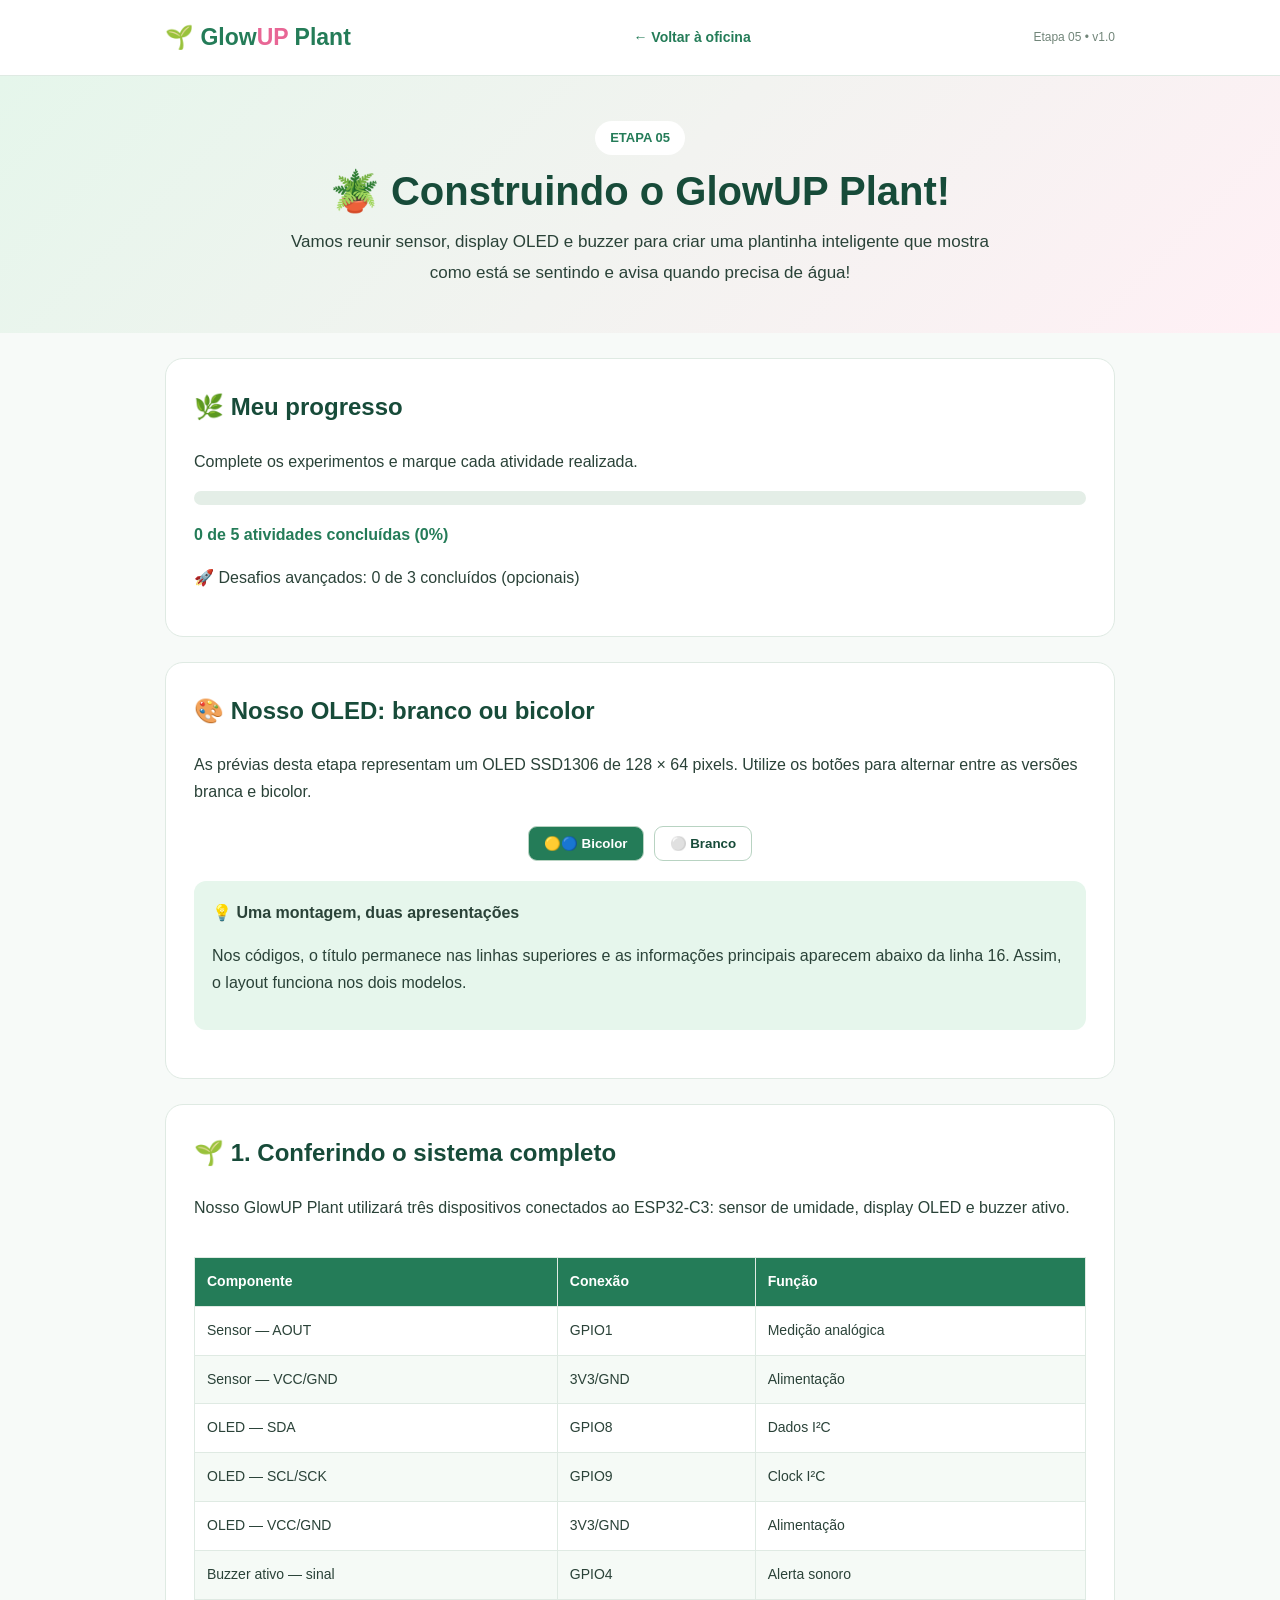
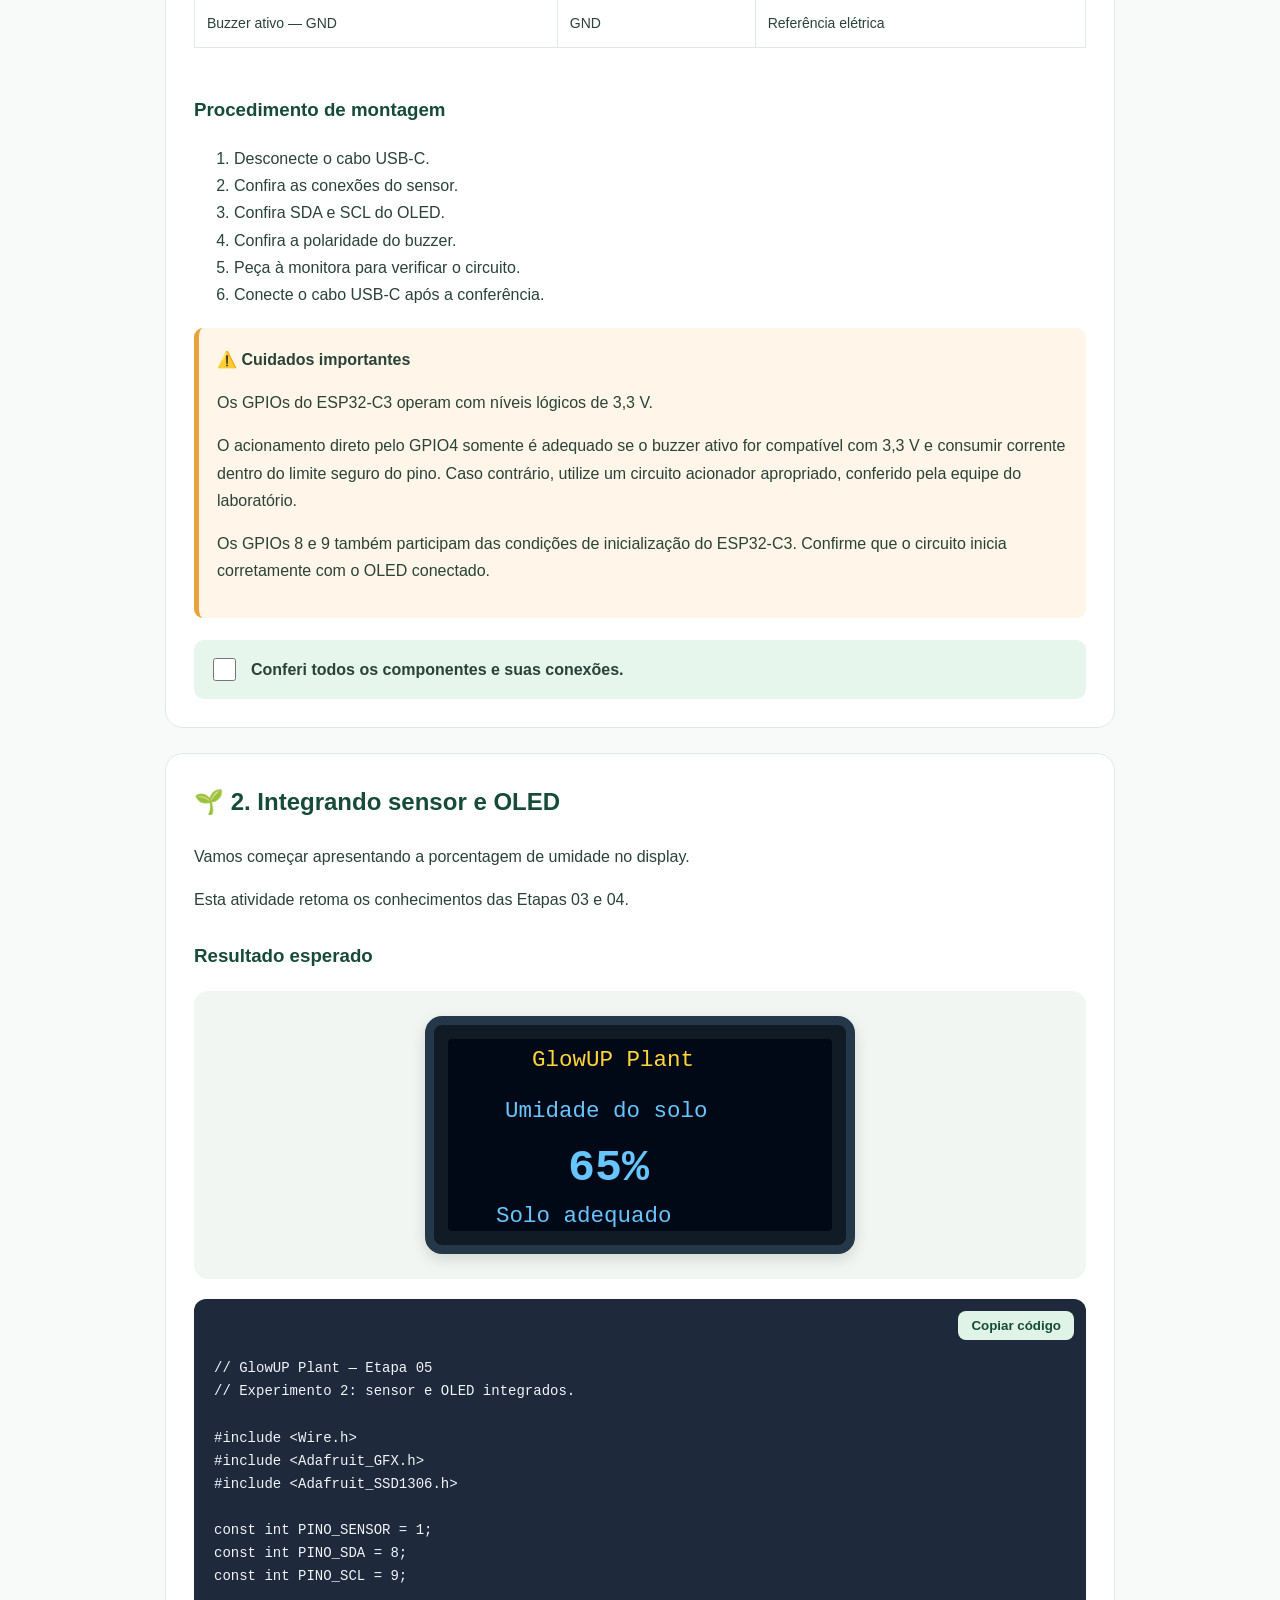
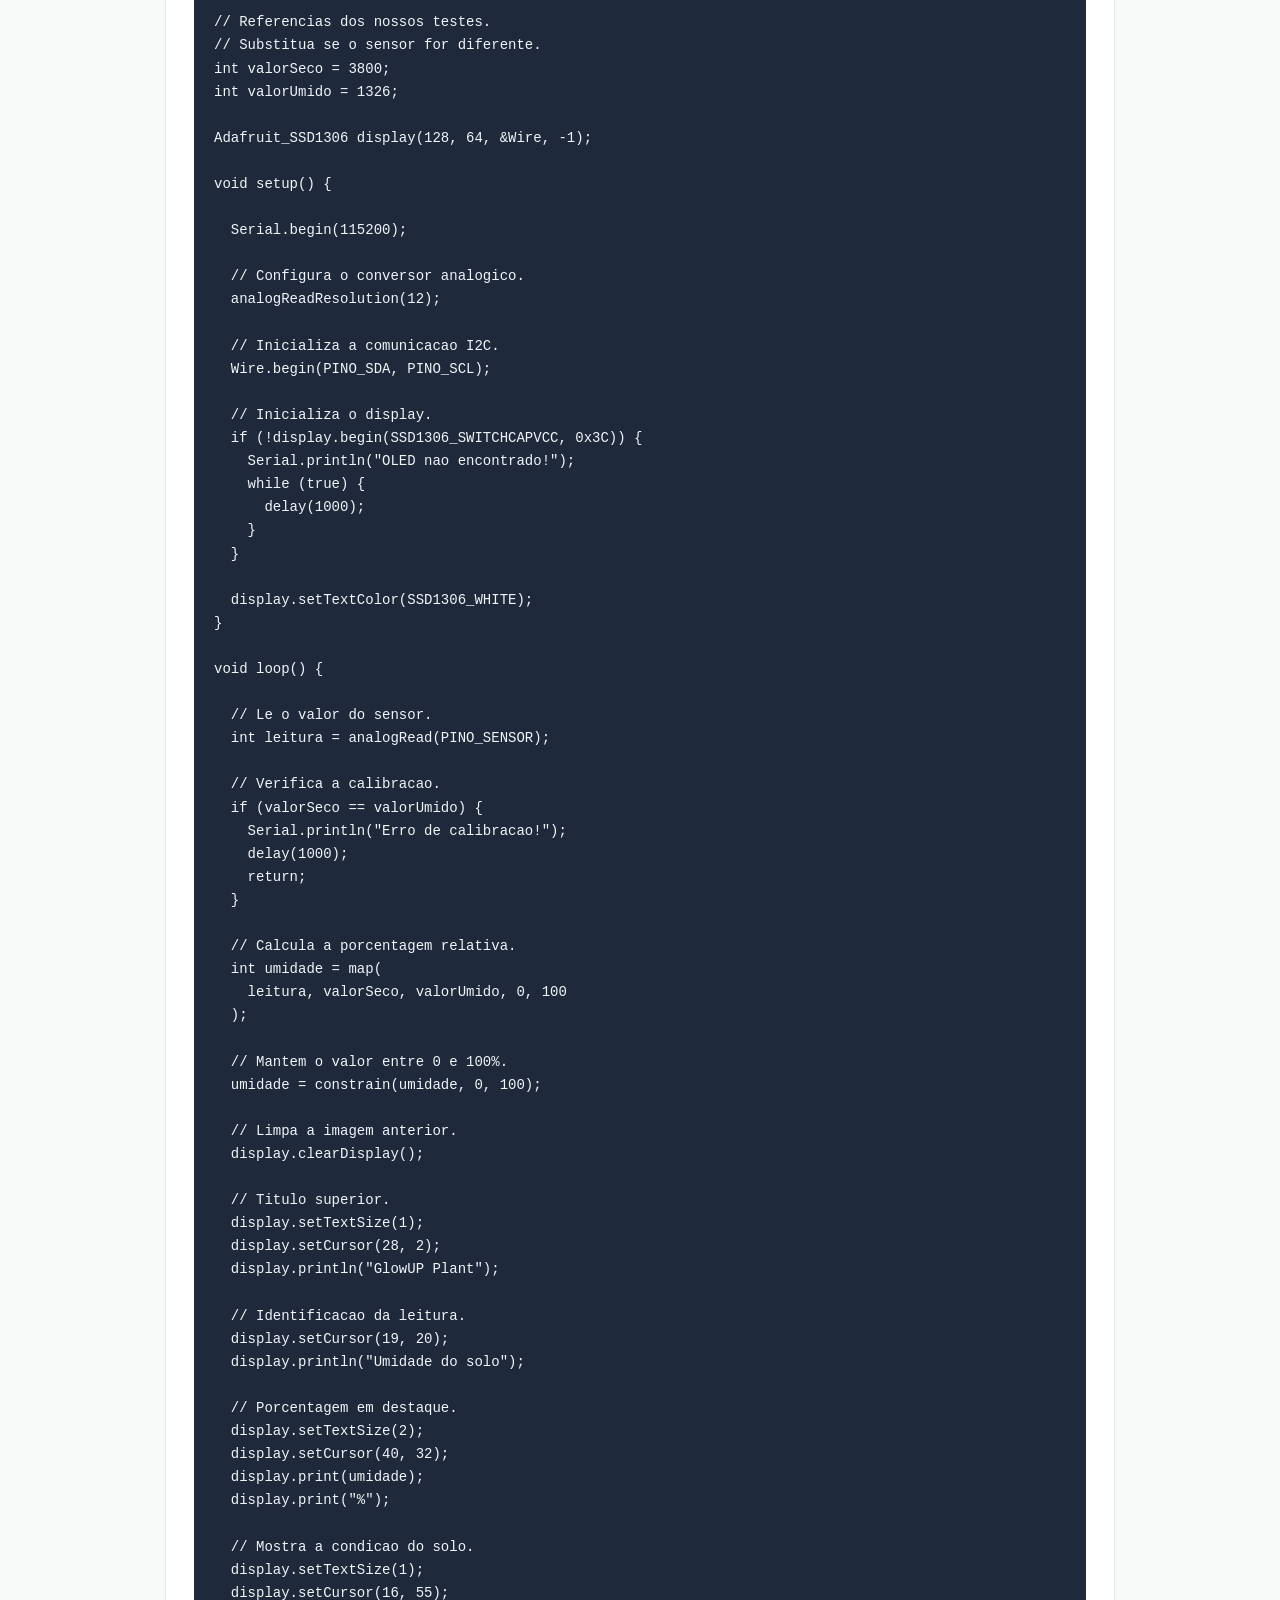
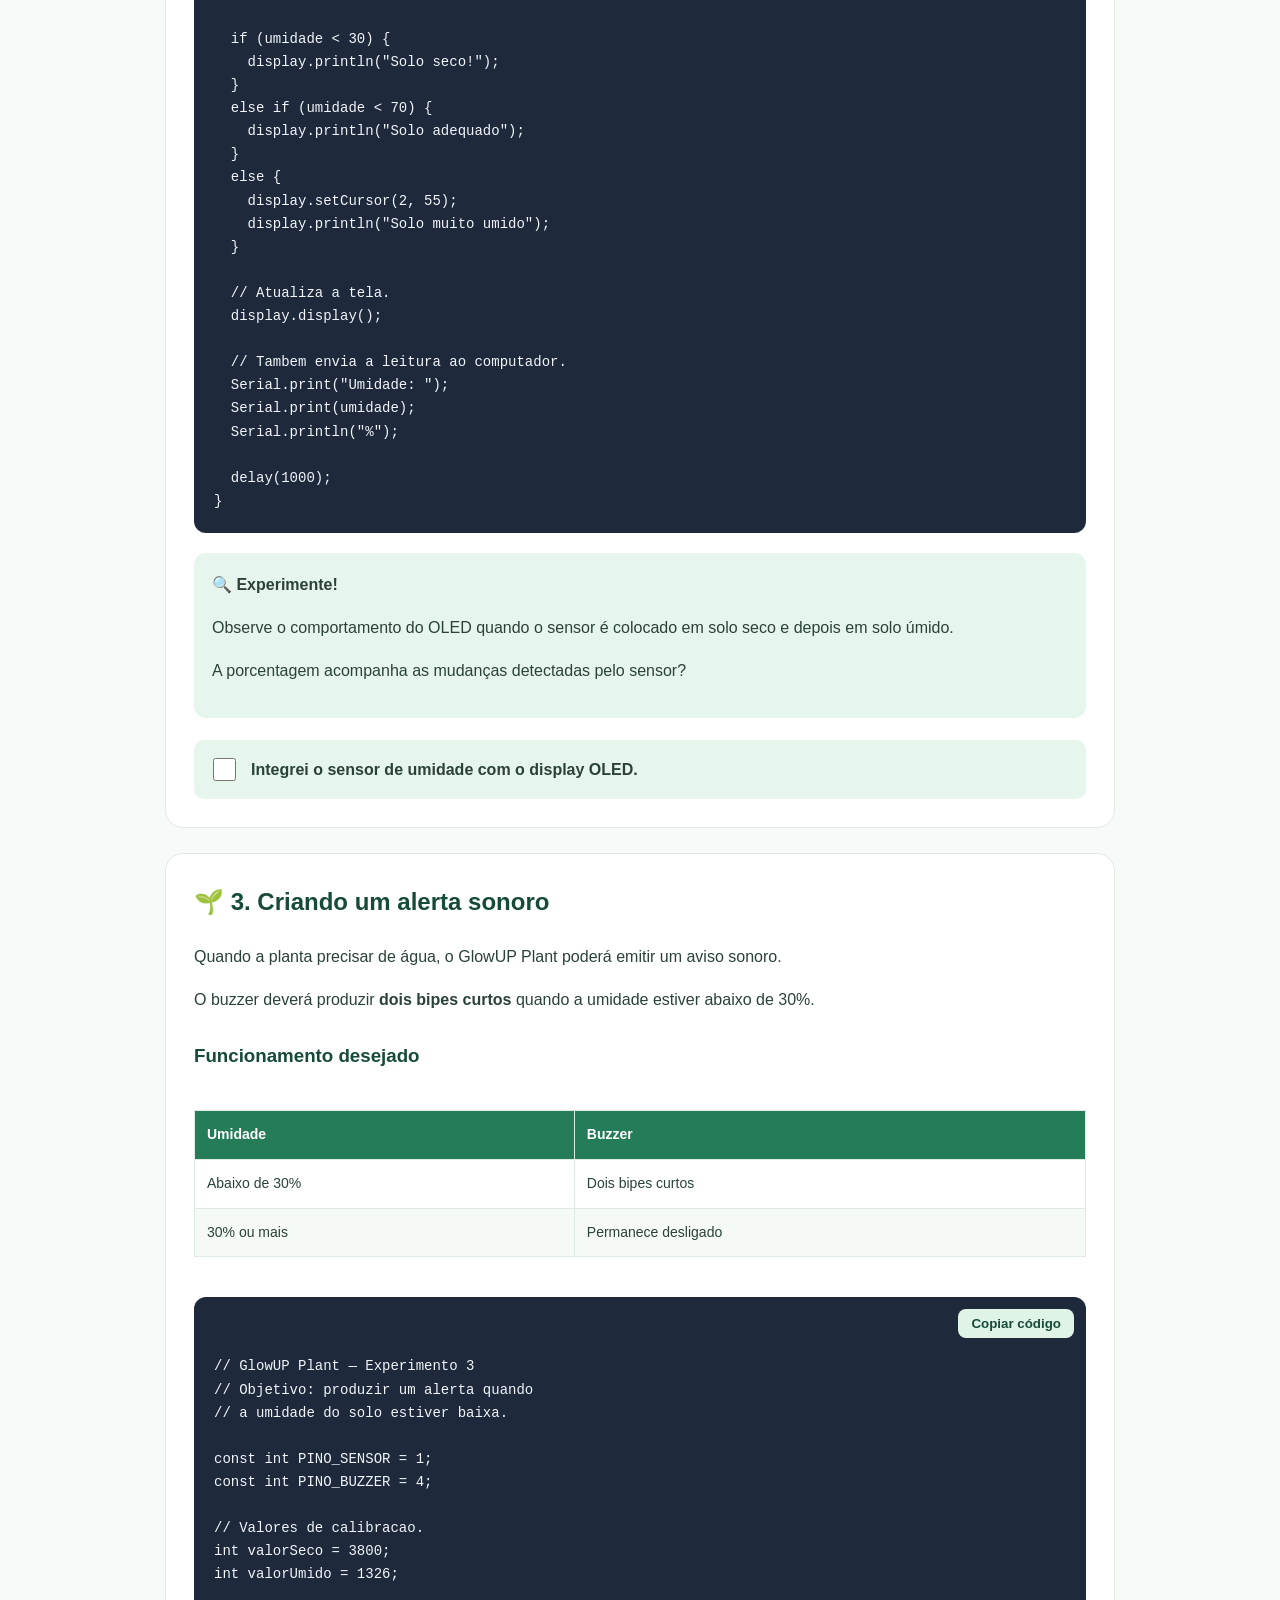
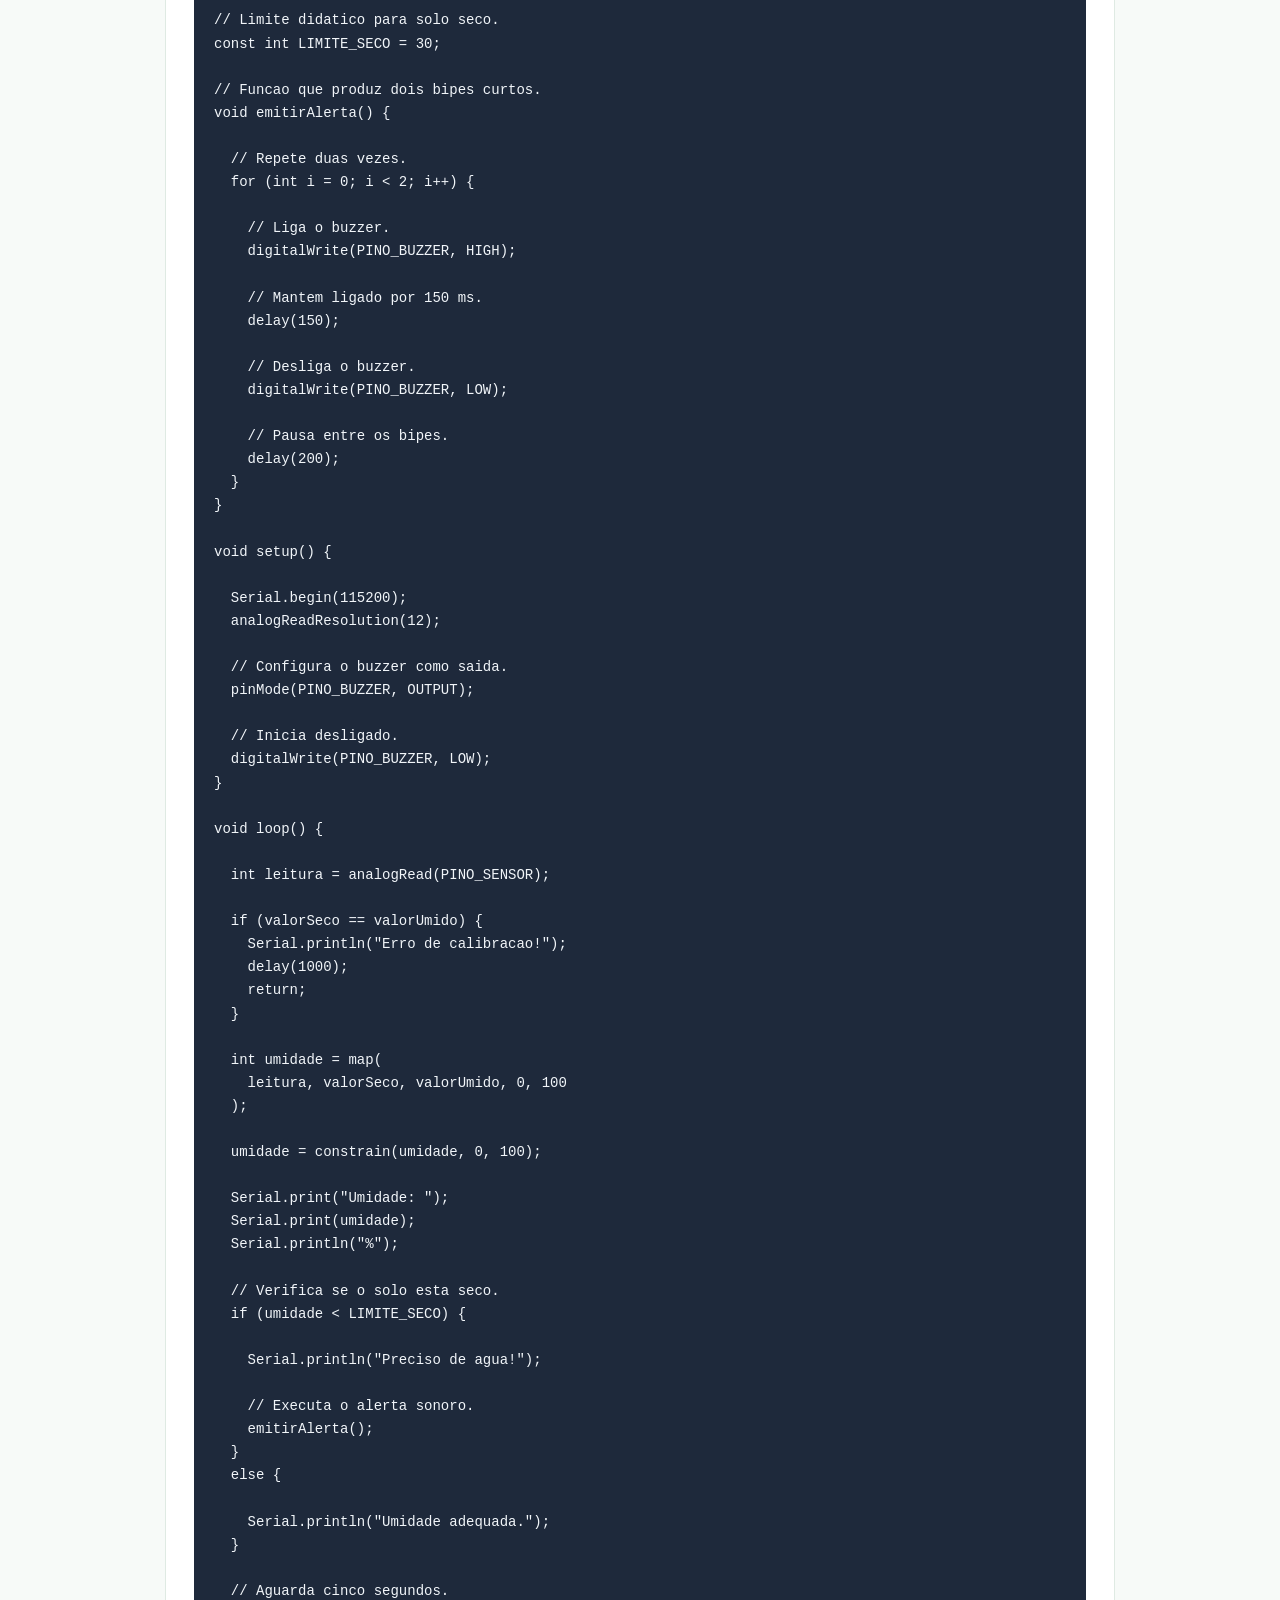
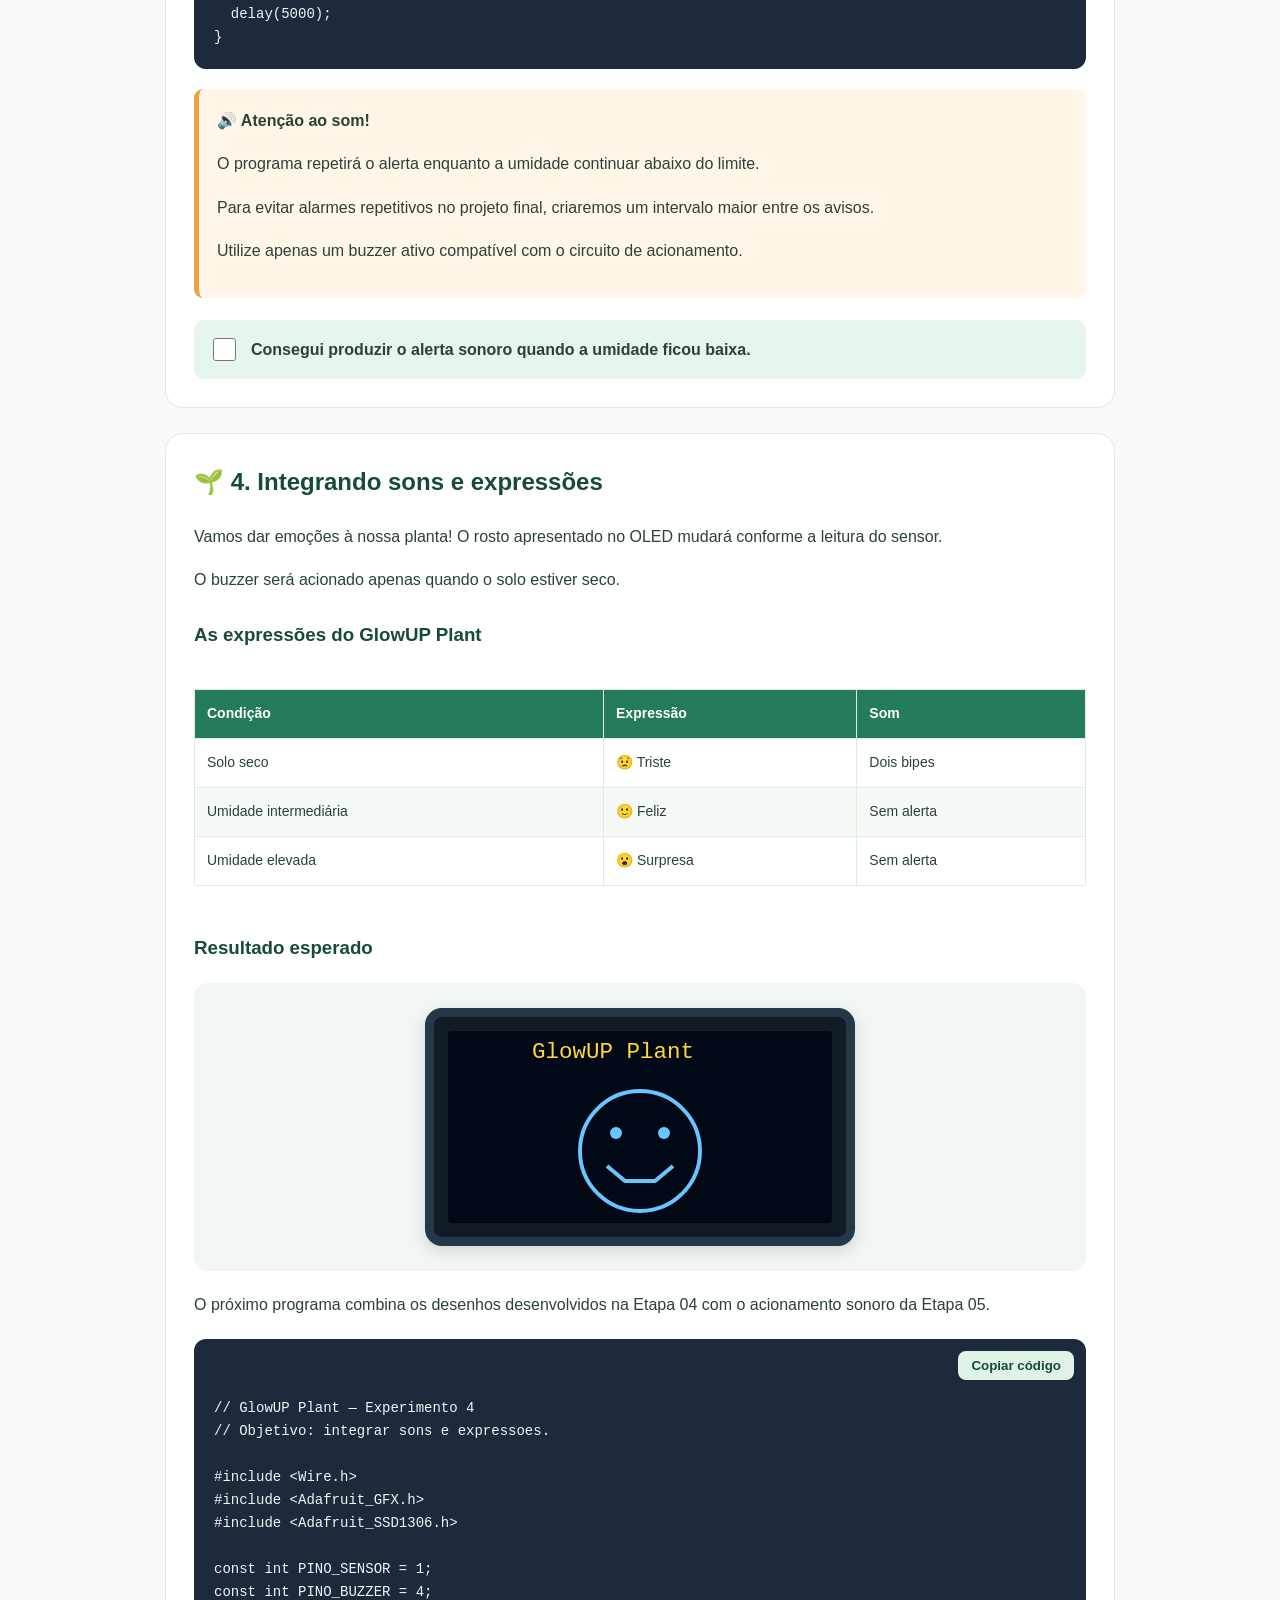
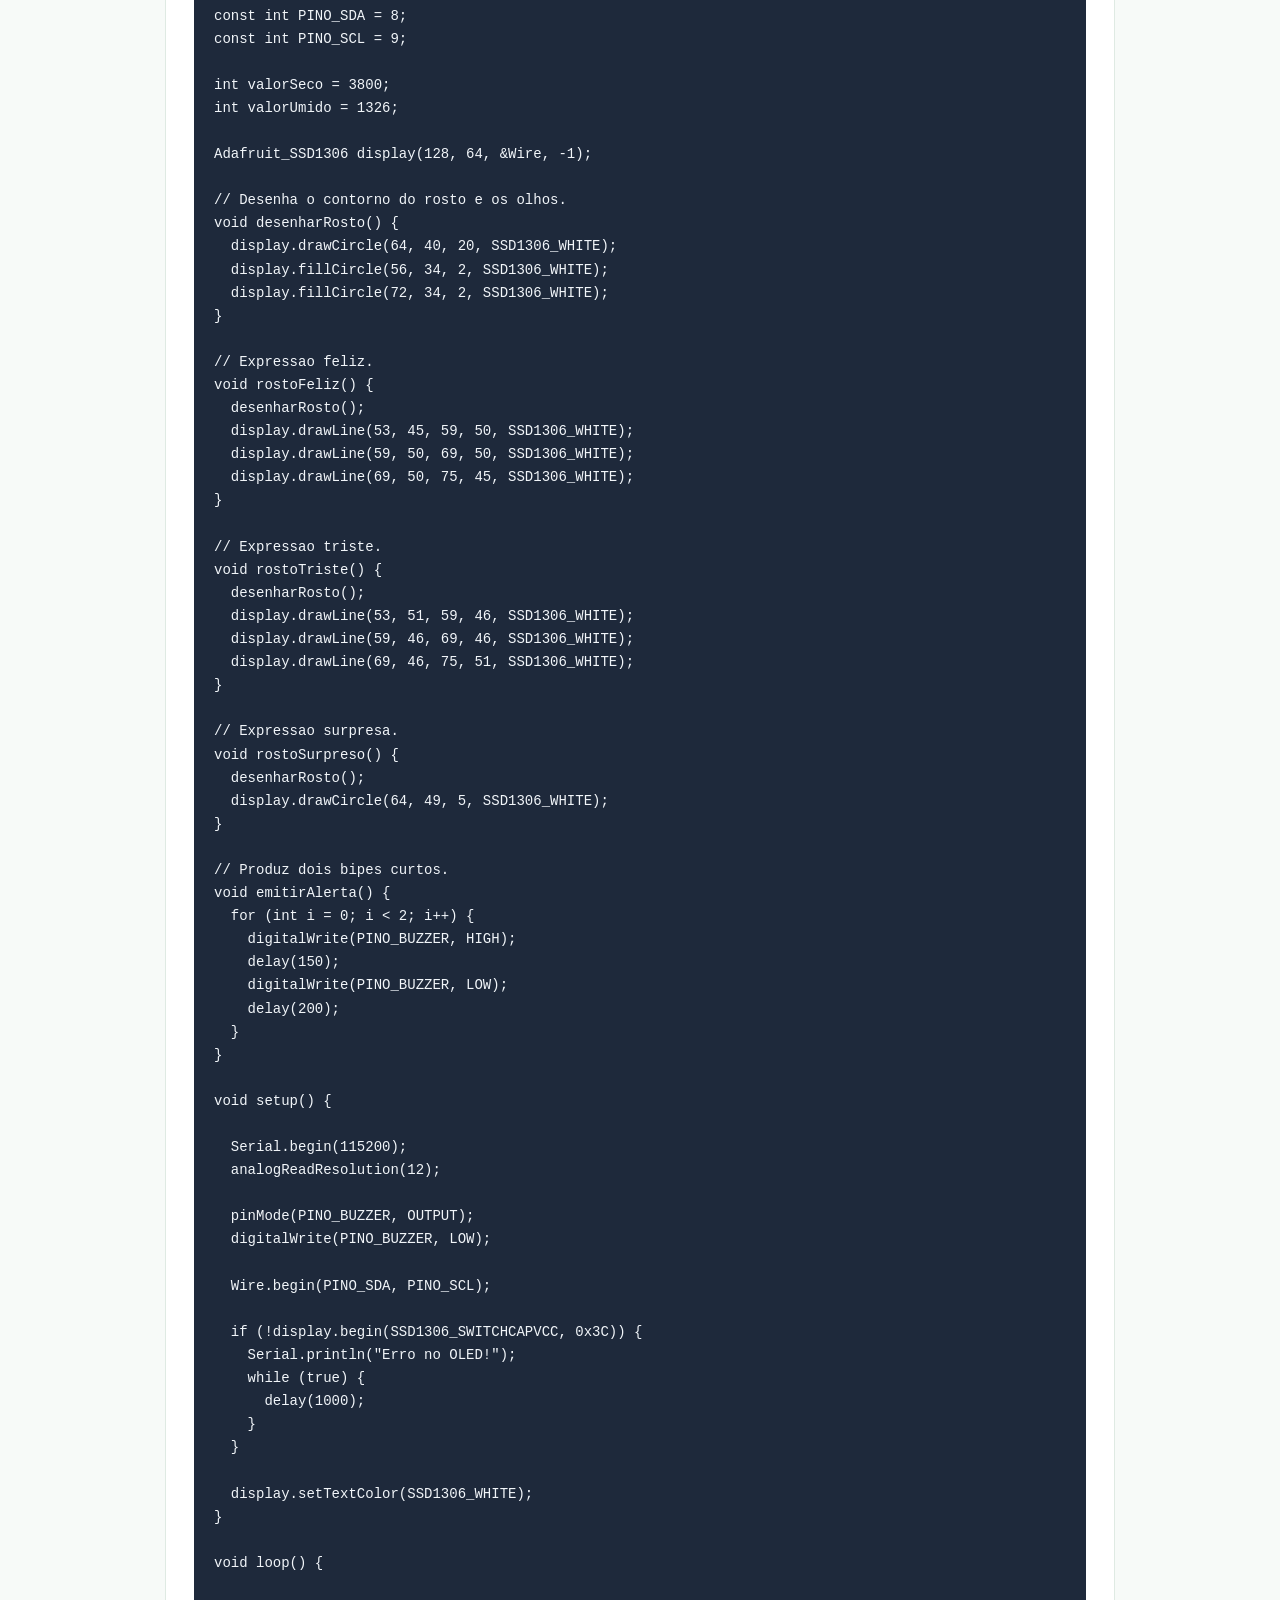
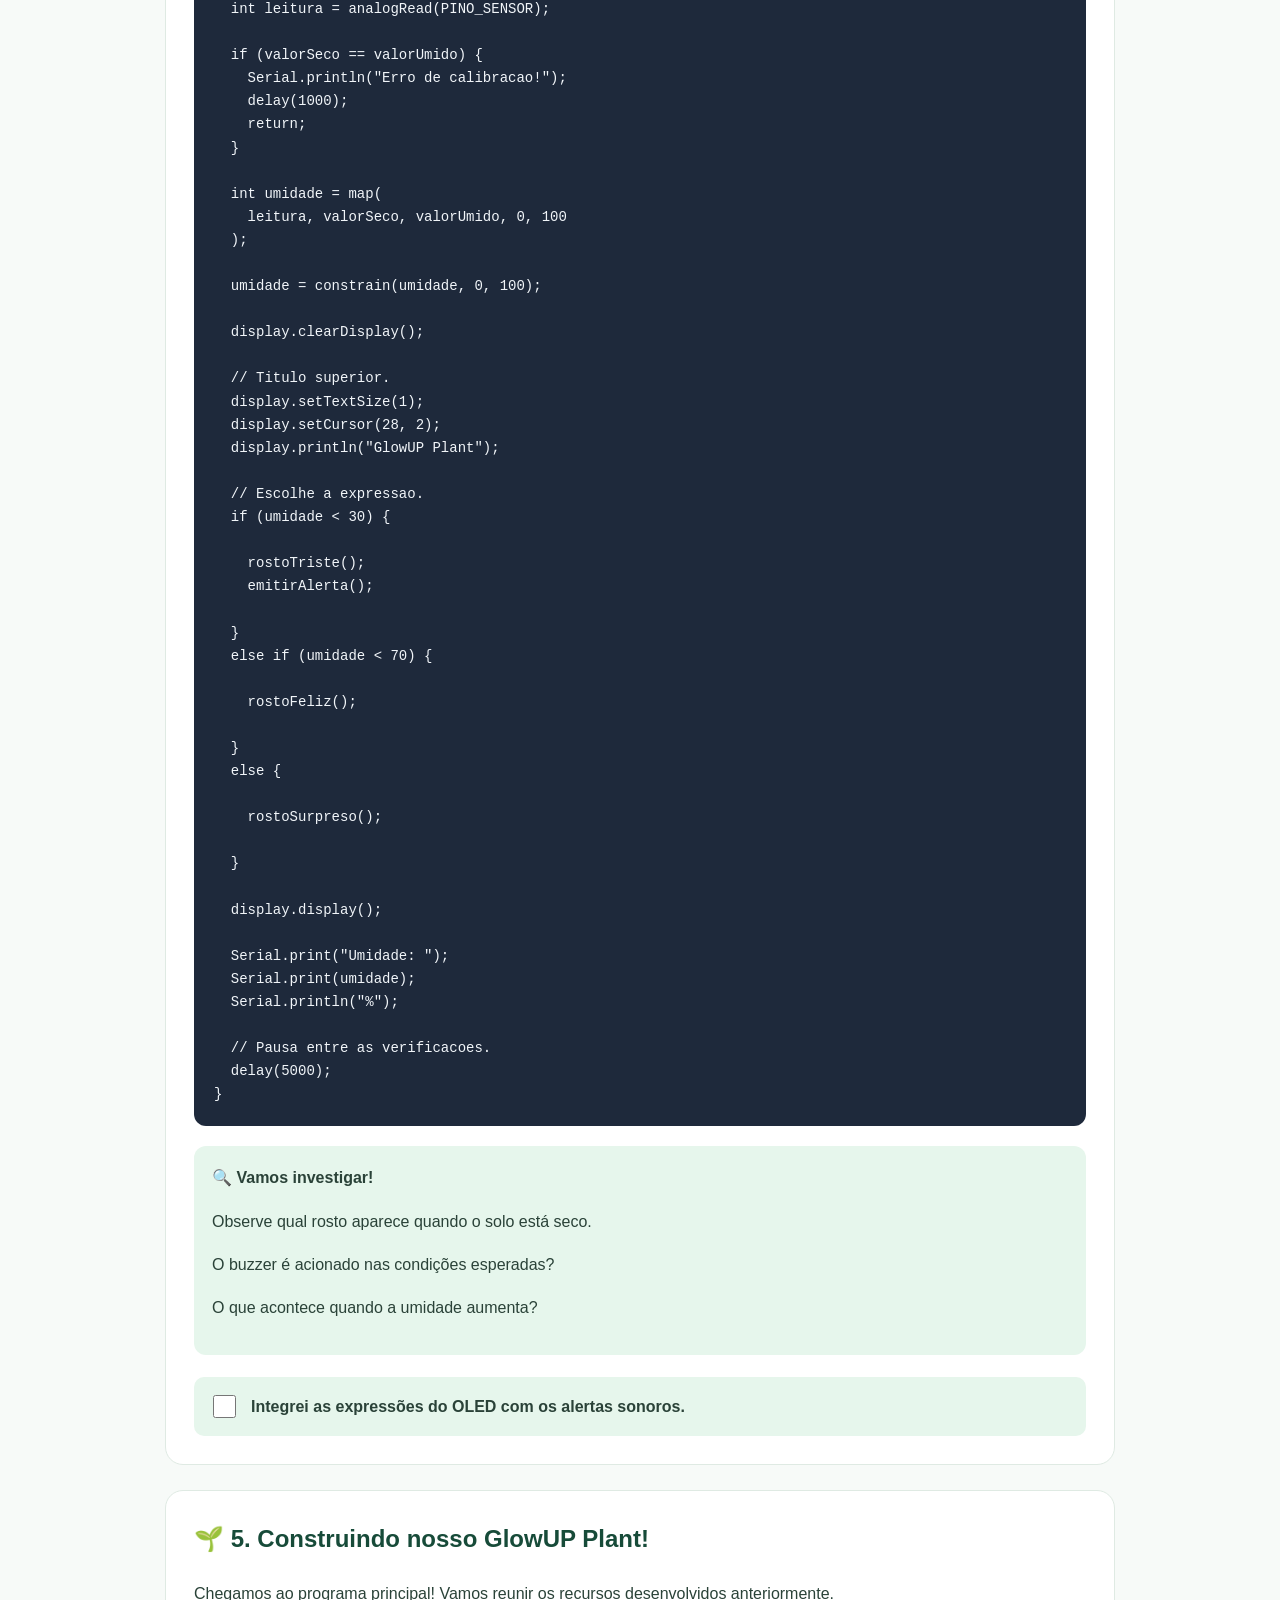
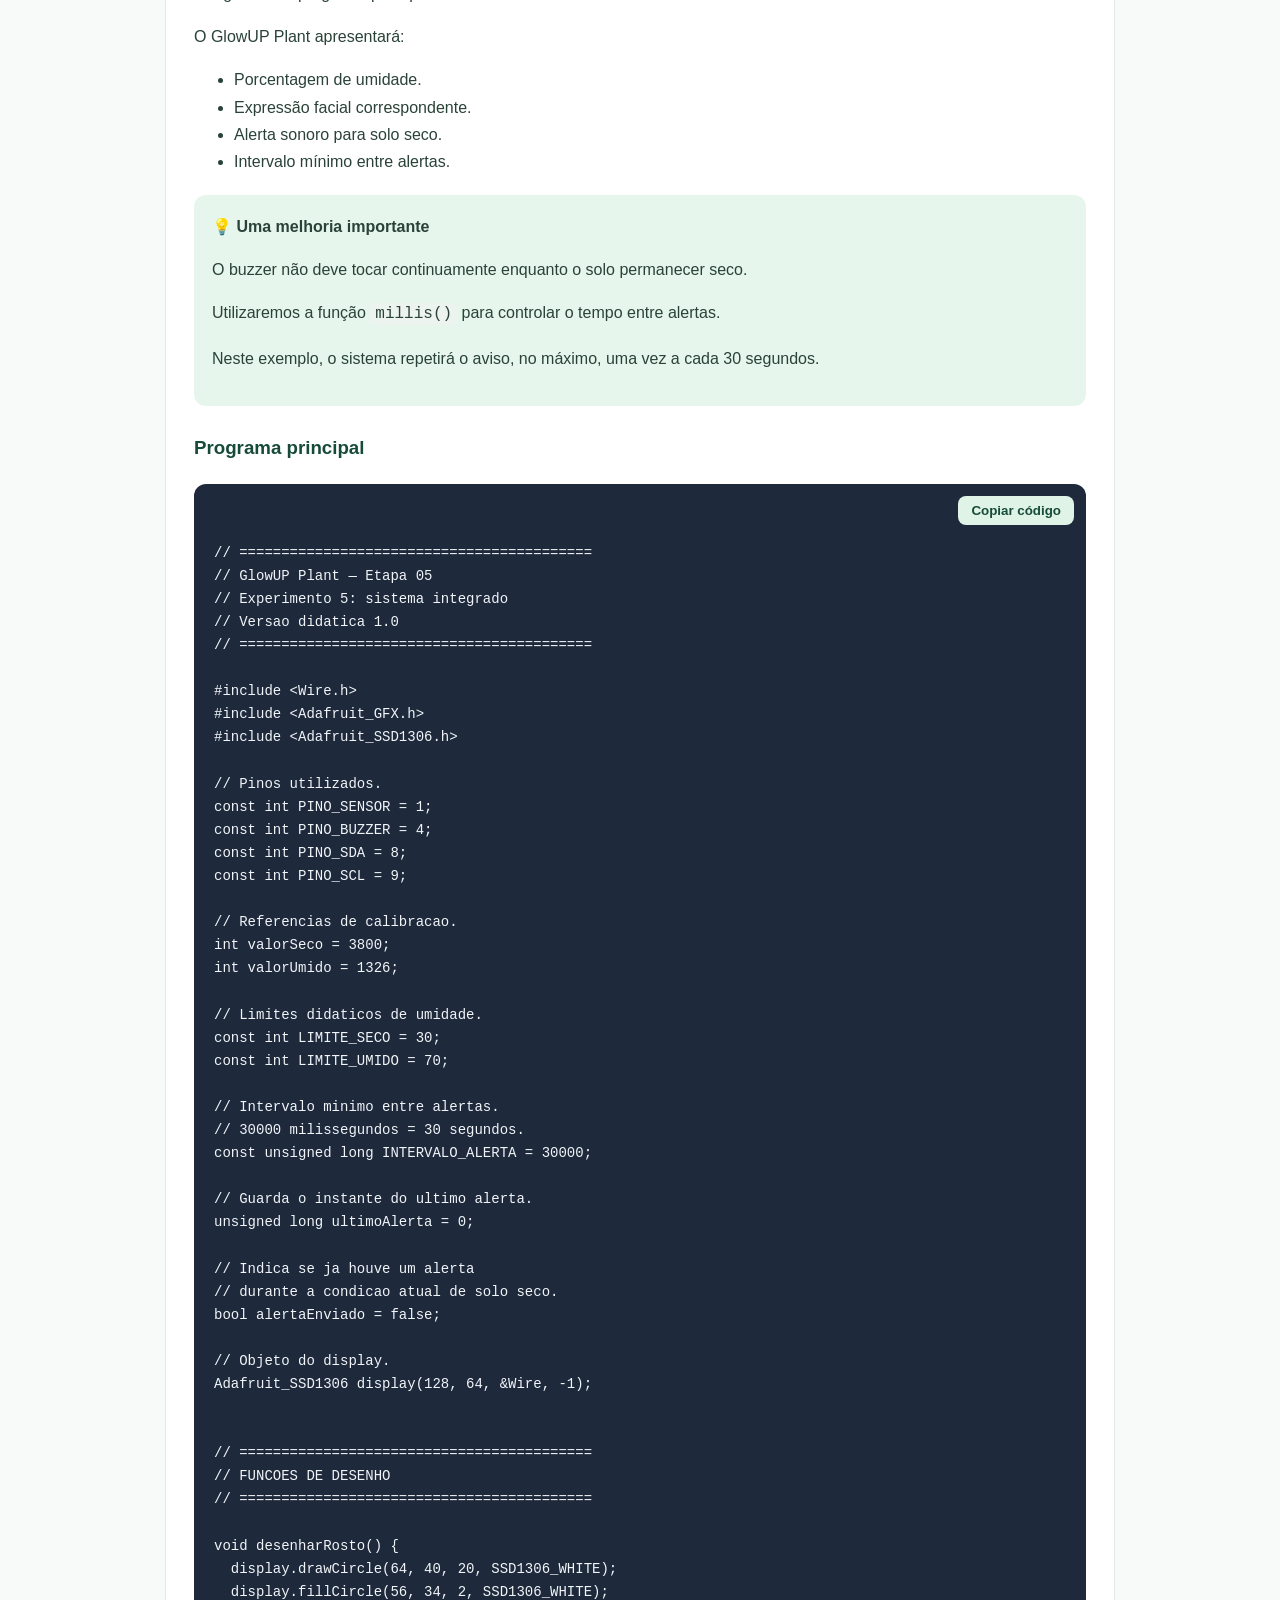
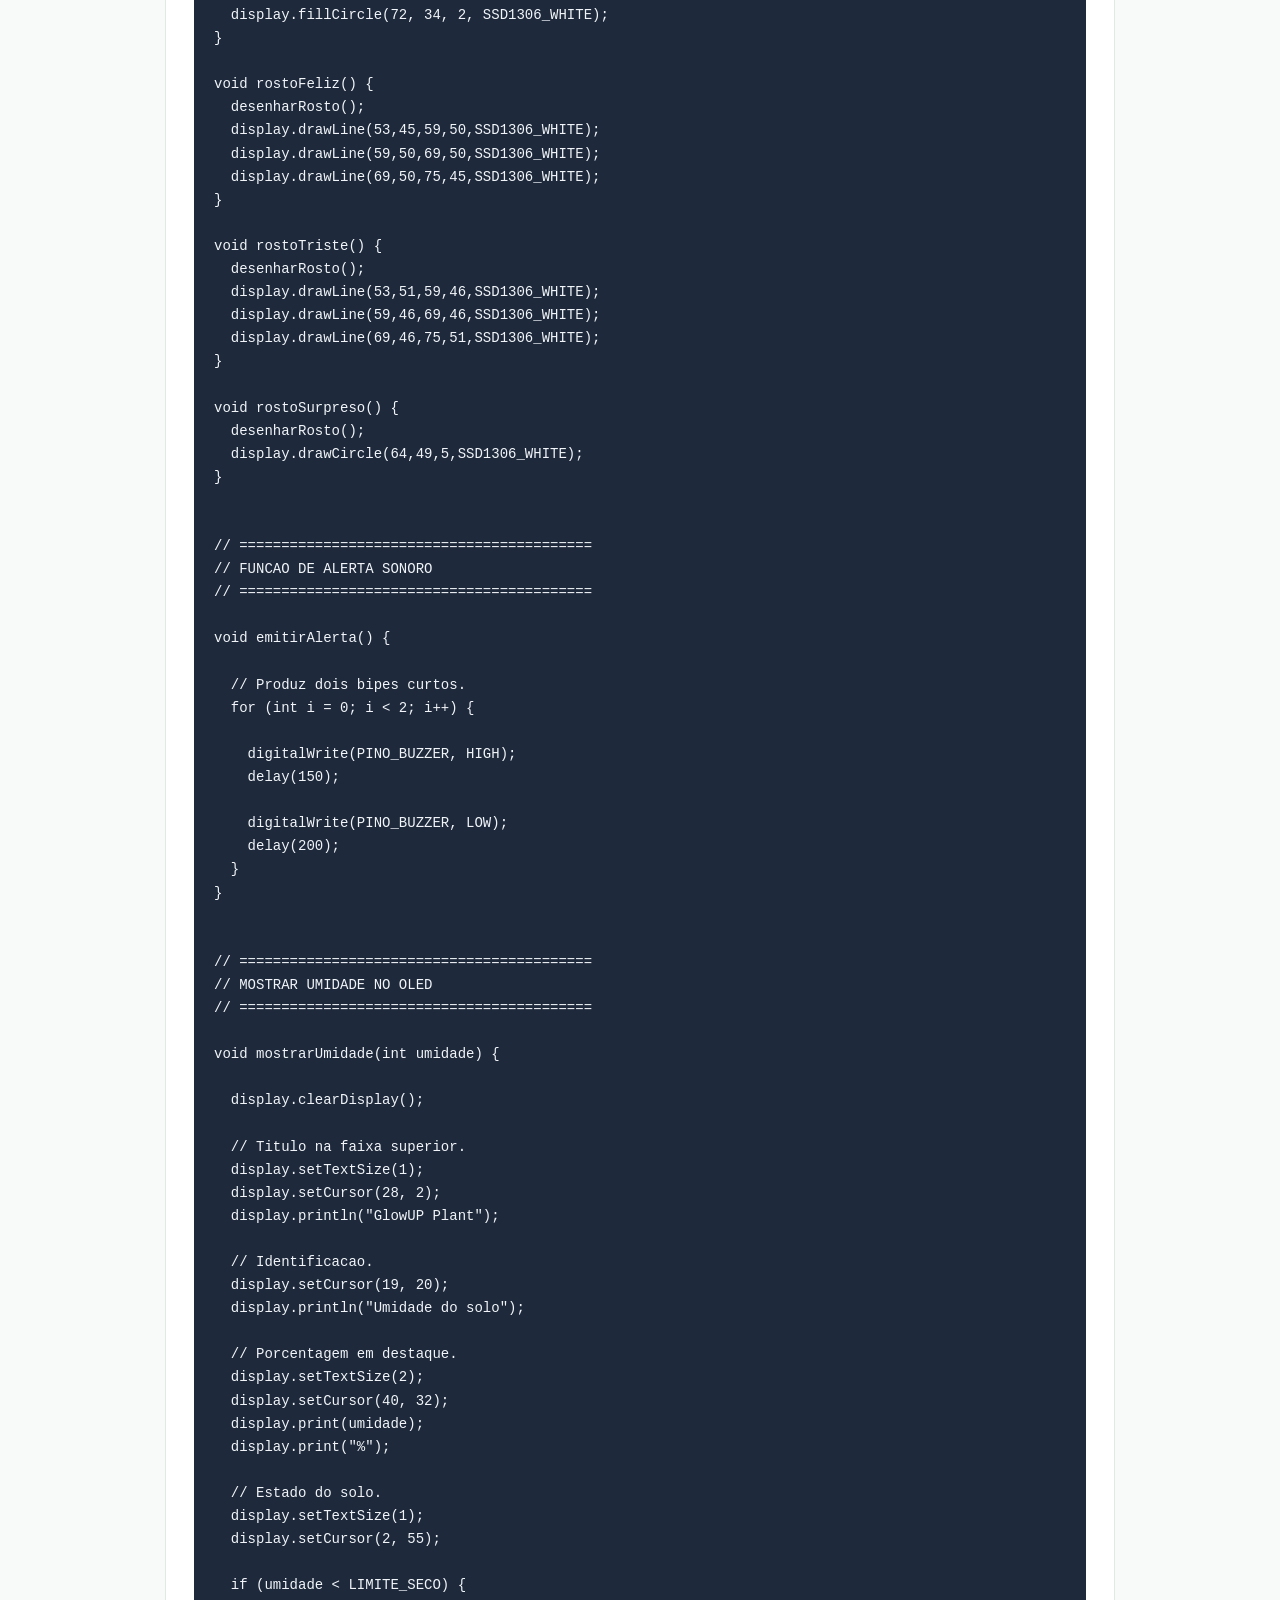
<file: etapa05.html>
<!DOCTYPE html>
<html lang="pt-BR">
<head>
<meta charset="UTF-8">
<meta name="viewport" content="width=device-width, initial-scale=1.0">
<title>Etapa 05 — Construindo o GlowUP Plant</title>

<link rel="stylesheet" href="style.css">
</head>

<body class="pagina-etapa05">

<header>
  <div class="container topo">
    <div class="logo">🌱 Glow<span>UP</span> Plant</div>
    <a class="voltar" href="index.html">← Voltar à oficina</a>
    <span class="versao">Etapa 05 • v1.0</span>
  </div>
</header>

<section class="hero">
  <span class="tag">ETAPA 05</span>
  <h1>🪴 Construindo o GlowUP Plant!</h1>
  <p>
    Vamos reunir sensor, display OLED e buzzer
    para criar uma plantinha inteligente que
    mostra como está se sentindo e avisa
    quando precisa de água!
  </p>
</section>

<main class="container">

<!-- PROGRESSO -->

<section class="bloco">
  <h2>🌿 Meu progresso</h2>
  <p>
    Complete os experimentos e marque
    cada atividade realizada.
  </p>
  <div class="barra" id="barra"
       role="progressbar" aria-label="Progresso da etapa"
       aria-valuemin="0" aria-valuemax="100"
       aria-valuenow="0">
    <div class="preenchimento" id="preenchimento"></div>
  </div>
  <p id="contador">0 de 5 atividades concluídas</p>
  <p id="contadorAvancado">🚀 Desafios avançados: opcionais</p>
</section>

<!-- PRÉVIAS -->

<section class="bloco">
  <h2>🎨 Nosso OLED: branco ou bicolor</h2>
  <p>
    As prévias desta etapa representam
    um OLED SSD1306 de 128 × 64 pixels.
    Utilize os botões para alternar entre
    as versões branca e bicolor.
  </p>

  <div class="oled-controles">
    <button id="modoBicolor" type="button"
            onclick="alterarModoOLED('bicolor')">
      🟡🔵 Bicolor
    </button>
    <button id="modoBranco" type="button"
            onclick="alterarModoOLED('branco')">
      ⚪ Branco
    </button>
  </div>

  <div class="destaque">
    <strong>💡 Uma montagem, duas apresentações</strong>
    <p>
      Nos códigos, o título permanece nas
      linhas superiores e as informações
      principais aparecem abaixo da linha 16.
      Assim, o layout funciona nos dois modelos.
    </p>
  </div>
</section>

<!-- EXPERIMENTO 1 -->

<section class="bloco">
  <h2>🌱 1. Conferindo o sistema completo</h2>

  <p>
    Nosso GlowUP Plant utilizará três
    dispositivos conectados ao ESP32-C3:
    sensor de umidade, display OLED e buzzer ativo.
  </p>

  <div class="tabela-container">
    <table>
      <thead>
        <tr>
          <th>Componente</th>
          <th>Conexão</th>
          <th>Função</th>
        </tr>
      </thead>
      <tbody>
        <tr>
          <td>Sensor — AOUT</td>
          <td>GPIO1</td>
          <td>Medição analógica</td>
        </tr>
        <tr>
          <td>Sensor — VCC/GND</td>
          <td>3V3/GND</td>
          <td>Alimentação</td>
        </tr>
        <tr>
          <td>OLED — SDA</td>
          <td>GPIO8</td>
          <td>Dados I²C</td>
        </tr>
        <tr>
          <td>OLED — SCL/SCK</td>
          <td>GPIO9</td>
          <td>Clock I²C</td>
        </tr>
        <tr>
          <td>OLED — VCC/GND</td>
          <td>3V3/GND</td>
          <td>Alimentação</td>
        </tr>
        <tr>
          <td>Buzzer ativo — sinal</td>
          <td>GPIO4</td>
          <td>Alerta sonoro</td>
        </tr>
        <tr>
          <td>Buzzer ativo — GND</td>
          <td>GND</td>
          <td>Referência elétrica</td>
        </tr>
      </tbody>
    </table>
  </div>

  <h3>Procedimento de montagem</h3>

  <ol>
    <li>Desconecte o cabo USB-C.</li>
    <li>Confira as conexões do sensor.</li>
    <li>Confira SDA e SCL do OLED.</li>
    <li>Confira a polaridade do buzzer.</li>
    <li>Peça à monitora para verificar o circuito.</li>
    <li>Conecte o cabo USB-C após a conferência.</li>
  </ol>

  <div class="aviso">
    <strong>⚠️ Cuidados importantes</strong>
    <p>
      Os GPIOs do ESP32-C3 operam com
      níveis lógicos de 3,3 V.
    </p>
    <p>
      O acionamento direto pelo GPIO4
      somente é adequado se o buzzer ativo
      for compatível com 3,3 V e consumir
      corrente dentro do limite seguro do pino.
      Caso contrário, utilize um circuito acionador
      apropriado, conferido pela equipe do laboratório.
    </p>
    <p>
      Os GPIOs 8 e 9 também participam das
      condições de inicialização do ESP32-C3.
      Confirme que o circuito inicia corretamente
      com o OLED conectado.
    </p>
  </div>

  <label class="check">
    <input type="checkbox" data-id="1">
    <span>
      Conferi todos os componentes
      e suas conexões.
    </span>
  </label>
</section>

<!-- EXPERIMENTO 2 -->

<section class="bloco">
  <h2>🌱 2. Integrando sensor e OLED</h2>

  <p>
    Vamos começar apresentando a porcentagem
    de umidade no display.
  </p>

  <p>
    Esta atividade retoma os conhecimentos
    das Etapas 03 e 04.
  </p>

  <h3>Resultado esperado</h3>

  <div class="oled-area">
    <div class="oled-moldura">
      <svg class="oled-svg" viewBox="0 0 128 64"
           aria-label="OLED mostrando umidade de 65 por cento">
        <g class="topo-pixels">
          <text x="28" y="9">GlowUP Plant</text>
        </g>
        <g class="baixo-pixels">
          <text x="19" y="26">Umidade do solo</text>
          <text x="40" y="47" class="grande">65%</text>
          <text x="16" y="61">Solo adequado</text>
        </g>
      </svg>
    </div>
  </div>

  <div class="codigo">
    <button class="copiar"
            onclick="copiarCodigo('codigo2',this)">
      Copiar código
    </button>
<pre id="codigo2">// GlowUP Plant — Etapa 05
// Experimento 2: sensor e OLED integrados.

#include &lt;Wire.h&gt;
#include &lt;Adafruit_GFX.h&gt;
#include &lt;Adafruit_SSD1306.h&gt;

const int PINO_SENSOR = 1;
const int PINO_SDA = 8;
const int PINO_SCL = 9;

// Referencias dos nossos testes.
// Substitua se o sensor for diferente.
int valorSeco = 3800;
int valorUmido = 1326;

Adafruit_SSD1306 display(128, 64, &amp;Wire, -1);

void setup() {

  Serial.begin(115200);

  // Configura o conversor analogico.
  analogReadResolution(12);

  // Inicializa a comunicacao I2C.
  Wire.begin(PINO_SDA, PINO_SCL);

  // Inicializa o display.
  if (!display.begin(SSD1306_SWITCHCAPVCC, 0x3C)) {
    Serial.println("OLED nao encontrado!");
    while (true) {
      delay(1000);
    }
  }

  display.setTextColor(SSD1306_WHITE);
}

void loop() {

  // Le o valor do sensor.
  int leitura = analogRead(PINO_SENSOR);

  // Verifica a calibracao.
  if (valorSeco == valorUmido) {
    Serial.println("Erro de calibracao!");
    delay(1000);
    return;
  }

  // Calcula a porcentagem relativa.
  int umidade = map(
    leitura, valorSeco, valorUmido, 0, 100
  );

  // Mantem o valor entre 0 e 100%.
  umidade = constrain(umidade, 0, 100);

  // Limpa a imagem anterior.
  display.clearDisplay();

  // Titulo superior.
  display.setTextSize(1);
  display.setCursor(28, 2);
  display.println("GlowUP Plant");

  // Identificacao da leitura.
  display.setCursor(19, 20);
  display.println("Umidade do solo");

  // Porcentagem em destaque.
  display.setTextSize(2);
  display.setCursor(40, 32);
  display.print(umidade);
  display.print("%");

  // Mostra a condicao do solo.
  display.setTextSize(1);
  display.setCursor(16, 55);

  if (umidade &lt; 30) {
    display.println("Solo seco!");
  }
  else if (umidade &lt; 70) {
    display.println("Solo adequado");
  }
  else {
    display.setCursor(2, 55);
    display.println("Solo muito umido");
  }

  // Atualiza a tela.
  display.display();

  // Tambem envia a leitura ao computador.
  Serial.print("Umidade: ");
  Serial.print(umidade);
  Serial.println("%");

  delay(1000);
}</pre>
  </div>

  <div class="destaque">
    <strong>🔍 Experimente!</strong>
    <p>
      Observe o comportamento do OLED
      quando o sensor é colocado
      em solo seco e depois em solo úmido.
    </p>
    <p>
      A porcentagem acompanha as mudanças
      detectadas pelo sensor?
    </p>
  </div>

  <label class="check">
    <input type="checkbox" data-id="2">
    <span>
      Integrei o sensor de umidade
      com o display OLED.
    </span>
  </label>
</section>

<!-- EXPERIMENTO 3 -->

<section class="bloco">
  <h2>🌱 3. Criando um alerta sonoro</h2>

  <p>
    Quando a planta precisar de água,
    o GlowUP Plant poderá emitir um aviso sonoro.
  </p>

  <p>
    O buzzer deverá produzir
    <strong>dois bipes curtos</strong>
    quando a umidade estiver abaixo de 30%.
  </p>

  <h3>Funcionamento desejado</h3>

  <div class="tabela-container">
    <table>
      <thead>
        <tr>
          <th>Umidade</th>
          <th>Buzzer</th>
        </tr>
      </thead>
      <tbody>
        <tr>
          <td>Abaixo de 30%</td>
          <td>Dois bipes curtos</td>
        </tr>
        <tr>
          <td>30% ou mais</td>
          <td>Permanece desligado</td>
        </tr>
      </tbody>
    </table>
  </div>

  <div class="codigo">
    <button class="copiar"
            onclick="copiarCodigo('codigo3',this)">
      Copiar código
    </button>
<pre id="codigo3">// GlowUP Plant — Experimento 3
// Objetivo: produzir um alerta quando
// a umidade do solo estiver baixa.

const int PINO_SENSOR = 1;
const int PINO_BUZZER = 4;

// Valores de calibracao.
int valorSeco = 3800;
int valorUmido = 1326;

// Limite didatico para solo seco.
const int LIMITE_SECO = 30;

// Funcao que produz dois bipes curtos.
void emitirAlerta() {

  // Repete duas vezes.
  for (int i = 0; i &lt; 2; i++) {

    // Liga o buzzer.
    digitalWrite(PINO_BUZZER, HIGH);

    // Mantem ligado por 150 ms.
    delay(150);

    // Desliga o buzzer.
    digitalWrite(PINO_BUZZER, LOW);

    // Pausa entre os bipes.
    delay(200);
  }
}

void setup() {

  Serial.begin(115200);
  analogReadResolution(12);

  // Configura o buzzer como saida.
  pinMode(PINO_BUZZER, OUTPUT);

  // Inicia desligado.
  digitalWrite(PINO_BUZZER, LOW);
}

void loop() {

  int leitura = analogRead(PINO_SENSOR);

  if (valorSeco == valorUmido) {
    Serial.println("Erro de calibracao!");
    delay(1000);
    return;
  }

  int umidade = map(
    leitura, valorSeco, valorUmido, 0, 100
  );

  umidade = constrain(umidade, 0, 100);

  Serial.print("Umidade: ");
  Serial.print(umidade);
  Serial.println("%");

  // Verifica se o solo esta seco.
  if (umidade &lt; LIMITE_SECO) {

    Serial.println("Preciso de agua!");

    // Executa o alerta sonoro.
    emitirAlerta();
  }
  else {

    Serial.println("Umidade adequada.");
  }

  // Aguarda cinco segundos.
  delay(5000);
}</pre>
  </div>

  <div class="aviso">
    <strong>🔊 Atenção ao som!</strong>
    <p>
      O programa repetirá o alerta enquanto
      a umidade continuar abaixo do limite.
    </p>
    <p>
      Para evitar alarmes repetitivos
      no projeto final, criaremos
      um intervalo maior entre os avisos.
    </p>
    <p>
      Utilize apenas um buzzer ativo
      compatível com o circuito de acionamento.
    </p>
  </div>

  <label class="check">
    <input type="checkbox" data-id="3">
    <span>
      Consegui produzir o alerta sonoro
      quando a umidade ficou baixa.
    </span>
  </label>
</section>

<!-- EXPERIMENTO 4 -->

<section class="bloco">
  <h2>🌱 4. Integrando sons e expressões</h2>

  <p>
    Vamos dar emoções à nossa planta!
    O rosto apresentado no OLED mudará
    conforme a leitura do sensor.
  </p>

  <p>
    O buzzer será acionado
    apenas quando o solo estiver seco.
  </p>

  <h3>As expressões do GlowUP Plant</h3>

  <div class="tabela-container">
    <table>
      <thead>
        <tr>
          <th>Condição</th>
          <th>Expressão</th>
          <th>Som</th>
        </tr>
      </thead>
      <tbody>
        <tr>
          <td>Solo seco</td>
          <td>😟 Triste</td>
          <td>Dois bipes</td>
        </tr>
        <tr>
          <td>Umidade intermediária</td>
          <td>🙂 Feliz</td>
          <td>Sem alerta</td>
        </tr>
        <tr>
          <td>Umidade elevada</td>
          <td>😮 Surpresa</td>
          <td>Sem alerta</td>
        </tr>
      </tbody>
    </table>
  </div>

  <h3>Resultado esperado</h3>

  <div class="oled-area">
    <div class="oled-moldura">
      <svg class="oled-svg" viewBox="0 0 128 64"
           aria-label="OLED apresentando rosto feliz">
        <g class="topo-pixels">
          <text x="28" y="9">GlowUP Plant</text>
        </g>
        <g class="baixo-pixels">
          <circle cx="64" cy="40" r="20"
                  class="traço"/>
          <circle cx="56" cy="34" r="2"/>
          <circle cx="72" cy="34" r="2"/>
          <polyline points="53,45 59,50 69,50 75,45"
                    class="traço"/>
        </g>
      </svg>
    </div>
  </div>

  <p>
    O próximo programa combina
    os desenhos desenvolvidos
    na Etapa 04 com o acionamento
    sonoro da Etapa 05.
  </p>

  <div class="codigo">
    <button class="copiar"
            onclick="copiarCodigo('codigo4',this)">
      Copiar código
    </button>
<pre id="codigo4">// GlowUP Plant — Experimento 4
// Objetivo: integrar sons e expressoes.

#include &lt;Wire.h&gt;
#include &lt;Adafruit_GFX.h&gt;
#include &lt;Adafruit_SSD1306.h&gt;

const int PINO_SENSOR = 1;
const int PINO_BUZZER = 4;
const int PINO_SDA = 8;
const int PINO_SCL = 9;

int valorSeco = 3800;
int valorUmido = 1326;

Adafruit_SSD1306 display(128, 64, &amp;Wire, -1);

// Desenha o contorno do rosto e os olhos.
void desenharRosto() {
  display.drawCircle(64, 40, 20, SSD1306_WHITE);
  display.fillCircle(56, 34, 2, SSD1306_WHITE);
  display.fillCircle(72, 34, 2, SSD1306_WHITE);
}

// Expressao feliz.
void rostoFeliz() {
  desenharRosto();
  display.drawLine(53, 45, 59, 50, SSD1306_WHITE);
  display.drawLine(59, 50, 69, 50, SSD1306_WHITE);
  display.drawLine(69, 50, 75, 45, SSD1306_WHITE);
}

// Expressao triste.
void rostoTriste() {
  desenharRosto();
  display.drawLine(53, 51, 59, 46, SSD1306_WHITE);
  display.drawLine(59, 46, 69, 46, SSD1306_WHITE);
  display.drawLine(69, 46, 75, 51, SSD1306_WHITE);
}

// Expressao surpresa.
void rostoSurpreso() {
  desenharRosto();
  display.drawCircle(64, 49, 5, SSD1306_WHITE);
}

// Produz dois bipes curtos.
void emitirAlerta() {
  for (int i = 0; i &lt; 2; i++) {
    digitalWrite(PINO_BUZZER, HIGH);
    delay(150);
    digitalWrite(PINO_BUZZER, LOW);
    delay(200);
  }
}

void setup() {

  Serial.begin(115200);
  analogReadResolution(12);

  pinMode(PINO_BUZZER, OUTPUT);
  digitalWrite(PINO_BUZZER, LOW);

  Wire.begin(PINO_SDA, PINO_SCL);

  if (!display.begin(SSD1306_SWITCHCAPVCC, 0x3C)) {
    Serial.println("Erro no OLED!");
    while (true) {
      delay(1000);
    }
  }

  display.setTextColor(SSD1306_WHITE);
}

void loop() {

  int leitura = analogRead(PINO_SENSOR);

  if (valorSeco == valorUmido) {
    Serial.println("Erro de calibracao!");
    delay(1000);
    return;
  }

  int umidade = map(
    leitura, valorSeco, valorUmido, 0, 100
  );

  umidade = constrain(umidade, 0, 100);

  display.clearDisplay();

  // Titulo superior.
  display.setTextSize(1);
  display.setCursor(28, 2);
  display.println("GlowUP Plant");

  // Escolhe a expressao.
  if (umidade &lt; 30) {

    rostoTriste();
    emitirAlerta();

  }
  else if (umidade &lt; 70) {

    rostoFeliz();

  }
  else {

    rostoSurpreso();

  }

  display.display();

  Serial.print("Umidade: ");
  Serial.print(umidade);
  Serial.println("%");

  // Pausa entre as verificacoes.
  delay(5000);
}</pre>
  </div>

  <div class="destaque">
    <strong>🔍 Vamos investigar!</strong>
    <p>
      Observe qual rosto aparece
      quando o solo está seco.
    </p>
    <p>
      O buzzer é acionado
      nas condições esperadas?
    </p>
    <p>
      O que acontece quando
      a umidade aumenta?
    </p>
  </div>

  <label class="check">
    <input type="checkbox" data-id="4">
    <span>
      Integrei as expressões do OLED
      com os alertas sonoros.
    </span>
  </label>
</section>

<!-- EXPERIMENTO 5 -->

<section class="bloco">
  <h2>🌱 5. Construindo nosso GlowUP Plant!</h2>

  <p>
    Chegamos ao programa principal!
    Vamos reunir os recursos
    desenvolvidos anteriormente.
  </p>

  <p>
    O GlowUP Plant apresentará:
  </p>

  <ul>
    <li>Porcentagem de umidade.</li>
    <li>Expressão facial correspondente.</li>
    <li>Alerta sonoro para solo seco.</li>
    <li>Intervalo mínimo entre alertas.</li>
  </ul>

  <div class="destaque">
    <strong>💡 Uma melhoria importante</strong>
    <p>
      O buzzer não deve tocar
      continuamente enquanto
      o solo permanecer seco.
    </p>
    <p>
      Utilizaremos a função
      <code>millis()</code> para
      controlar o tempo entre alertas.
    </p>
    <p>
      Neste exemplo, o sistema repetirá
      o aviso, no máximo,
      uma vez a cada 30 segundos.
    </p>
  </div>

  <h3>Programa principal</h3>

  <div class="codigo">
    <button class="copiar"
            onclick="copiarCodigo('codigo5',this)">
      Copiar código
    </button>
<pre id="codigo5">// ==========================================
// GlowUP Plant — Etapa 05
// Experimento 5: sistema integrado
// Versao didatica 1.0
// ==========================================

#include &lt;Wire.h&gt;
#include &lt;Adafruit_GFX.h&gt;
#include &lt;Adafruit_SSD1306.h&gt;

// Pinos utilizados.
const int PINO_SENSOR = 1;
const int PINO_BUZZER = 4;
const int PINO_SDA = 8;
const int PINO_SCL = 9;

// Referencias de calibracao.
int valorSeco = 3800;
int valorUmido = 1326;

// Limites didaticos de umidade.
const int LIMITE_SECO = 30;
const int LIMITE_UMIDO = 70;

// Intervalo minimo entre alertas.
// 30000 milissegundos = 30 segundos.
const unsigned long INTERVALO_ALERTA = 30000;

// Guarda o instante do ultimo alerta.
unsigned long ultimoAlerta = 0;

// Indica se ja houve um alerta
// durante a condicao atual de solo seco.
bool alertaEnviado = false;

// Objeto do display.
Adafruit_SSD1306 display(128, 64, &amp;Wire, -1);


// ==========================================
// FUNCOES DE DESENHO
// ==========================================

void desenharRosto() {
  display.drawCircle(64, 40, 20, SSD1306_WHITE);
  display.fillCircle(56, 34, 2, SSD1306_WHITE);
  display.fillCircle(72, 34, 2, SSD1306_WHITE);
}

void rostoFeliz() {
  desenharRosto();
  display.drawLine(53,45,59,50,SSD1306_WHITE);
  display.drawLine(59,50,69,50,SSD1306_WHITE);
  display.drawLine(69,50,75,45,SSD1306_WHITE);
}

void rostoTriste() {
  desenharRosto();
  display.drawLine(53,51,59,46,SSD1306_WHITE);
  display.drawLine(59,46,69,46,SSD1306_WHITE);
  display.drawLine(69,46,75,51,SSD1306_WHITE);
}

void rostoSurpreso() {
  desenharRosto();
  display.drawCircle(64,49,5,SSD1306_WHITE);
}


// ==========================================
// FUNCAO DE ALERTA SONORO
// ==========================================

void emitirAlerta() {

  // Produz dois bipes curtos.
  for (int i = 0; i &lt; 2; i++) {

    digitalWrite(PINO_BUZZER, HIGH);
    delay(150);

    digitalWrite(PINO_BUZZER, LOW);
    delay(200);
  }
}


// ==========================================
// MOSTRAR UMIDADE NO OLED
// ==========================================

void mostrarUmidade(int umidade) {

  display.clearDisplay();

  // Titulo na faixa superior.
  display.setTextSize(1);
  display.setCursor(28, 2);
  display.println("GlowUP Plant");

  // Identificacao.
  display.setCursor(19, 20);
  display.println("Umidade do solo");

  // Porcentagem em destaque.
  display.setTextSize(2);
  display.setCursor(40, 32);
  display.print(umidade);
  display.print("%");

  // Estado do solo.
  display.setTextSize(1);
  display.setCursor(2, 55);

  if (umidade &lt; LIMITE_SECO) {
    display.println("Solo seco!");
  }
  else if (umidade &lt; LIMITE_UMIDO) {
    display.println("Solo adequado");
  }
  else {
    display.println("Solo muito umido");
  }

  display.display();
}


// ==========================================
// MOSTRAR EXPRESSAO FACIAL
// ==========================================

void mostrarExpressao(int umidade) {

  display.clearDisplay();

  // Titulo.
  display.setTextSize(1);
  display.setCursor(28, 2);
  display.println("GlowUP Plant");

  // Seleciona o rosto.
  if (umidade &lt; LIMITE_SECO) {
    rostoTriste();
  }
  else if (umidade &lt; LIMITE_UMIDO) {
    rostoFeliz();
  }
  else {
    rostoSurpreso();
  }

  display.display();
}


// ==========================================
// CONFIGURACAO INICIAL
// ==========================================

void setup() {

  Serial.begin(115200);
  delay(1500);

  // ADC de 12 bits.
  analogReadResolution(12);

  // Configura o buzzer.
  pinMode(PINO_BUZZER, OUTPUT);
  digitalWrite(PINO_BUZZER, LOW);

  // Inicializa o I2C.
  Wire.begin(PINO_SDA, PINO_SCL);

  // Inicializa o display.
  if (!display.begin(SSD1306_SWITCHCAPVCC, 0x3C)) {

    Serial.println("OLED nao encontrado!");

    while (true) {
      delay(1000);
    }
  }

  display.setTextColor(SSD1306_WHITE);

  Serial.println("GlowUP Plant iniciado!");
}


// ==========================================
// PROGRAMA PRINCIPAL
// ==========================================

void loop() {

  // 1. Leitura do sensor.
  int leitura = analogRead(PINO_SENSOR);

  // Verifica as referencias.
  if (valorSeco == valorUmido) {

    Serial.println("Erro de calibracao!");

    digitalWrite(PINO_BUZZER, LOW);

    delay(1000);
    return;
  }

  // 2. Calculo da umidade percentual.
  int umidade = map(
    leitura,
    valorSeco,
    valorUmido,
    0,
    100
  );

  umidade = constrain(umidade, 0, 100);

  // 3. Mostra os valores no Monitor Serial.
  Serial.print("Leitura ADC: ");
  Serial.println(leitura);

  Serial.print("Umidade: ");
  Serial.print(umidade);
  Serial.println("%");

  // 4. Mostra a porcentagem no OLED.
  mostrarUmidade(umidade);

  // Mantem a tela por dois segundos.
  delay(2000);

  // 5. Mostra a expressao da planta.
  mostrarExpressao(umidade);

  // 6. Verifica a necessidade de alerta.
  if (umidade &lt; LIMITE_SECO) {

    // Consulta o tempo atual.
    unsigned long agora = millis();

    // Emite alerta imediatamente na
    // primeira deteccao de solo seco.
    // Depois respeita o intervalo definido.
    if (
      !alertaEnviado ||
      agora - ultimoAlerta &gt;= INTERVALO_ALERTA
    ) {

      emitirAlerta();

      // Registra o instante do alerta.
      ultimoAlerta = millis();

      // Marca que o alerta ja ocorreu.
      alertaEnviado = true;
    }
  }
  else {

    // Se o solo deixou de estar seco,
    // libera um novo alerta imediato
    // em uma futura condicao de solo seco.
    alertaEnviado = false;

    // Garante buzzer desligado.
    digitalWrite(PINO_BUZZER, LOW);
  }

  // Mantem o rosto visivel por dois segundos.
  delay(2000);
}</pre>
  </div>

  <div class="aviso">
    <strong>⚠️ Antes do teste final</strong>
    <p>
      As referências de calibração devem ser
      verificadas experimentalmente.
      Os limites percentuais são didáticos.
    </p>
    <p>
      O programa alterna a tela de porcentagem
      com a tela de expressão facial.
      Durante os bipes, a execução fica
      brevemente bloqueada pelo uso de
      <code>delay()</code>.
    </p>
    <p>
      Esse comportamento é adequado
      ao protótipo didático inicial.
    </p>
  </div>

  <h3>Sequência de testes</h3>

  <div class="destaque">
    <strong>🧪 Validação do GlowUP Plant</strong>
    <ol>
      <li>Conecte o circuito ao USB.</li>
      <li>Observe a porcentagem de umidade.</li>
      <li>Observe a expressão facial.</li>
      <li>Teste uma condição de solo seco.</li>
      <li>Verifique se o buzzer emite dois bipes.</li>
      <li>Observe se o alerta respeita o intervalo.</li>
      <li>Teste uma condição de solo úmido.</li>
      <li>Confira se o buzzer permanece desligado.</li>
    </ol>
  </div>

  <label class="check">
    <input type="checkbox" data-id="5">
    <span>
      Construí e testei meu GlowUP Plant!
    </span>
  </label>
</section>

<!-- DESAFIOS AVANÇADOS -->

<section class="bloco avancado" id="desafio-avancado">

  <h2>🚀 Desafios avançados — Personalizando o GlowUP Plant</h2>

  <p>
    Agora que o sistema funciona,
    vamos torná-lo ainda mais inteligente!
  </p>

  <p>
    Os próximos desafios apresentam
    pequenos trechos de código incompletos.
    Eles devem ser inseridos nas funções
    correspondentes do programa
    do Experimento 5.
  </p>

  <div class="destaque">
    <strong>💡 Como resolver?</strong>
    <p>
      Leia o objetivo, identifique a função
      que deverá ser modificada e complete
      os comandos indicados por TODO.
    </p>
    <p>
      Como são modificações do programa principal,
      os trechos não são programas independentes.
    </p>
    <p>
      Utilize o botão de solução
      somente depois de tentar.
    </p>
  </div>

  <!-- DESAFIO A -->

  <div class="desafio" id="desafio-a">

    <h3>🚀 Desafio A — Criando diferentes alertas sonoros</h3>

    <p>
      Vamos modificar os sons
      apresentados pelo GlowUP Plant.
    </p>

    <p>
      Quando o solo estiver seco,
      o sistema deverá emitir
      <strong>três bipes curtos</strong>.
    </p>

    <p>
      Substitua a função
      <code>emitirAlerta()</code>
      do programa principal.
    </p>

    <div class="codigo">
      <button class="copiar"
              onclick="copiarCodigo('codigoA',this)">
        Copiar código
      </button>
<pre id="codigoA">// Desafio A — Complete a funcao emitirAlerta().

void emitirAlerta() {

  // TODO 1:
  // Complete o numero de repeticoes.
  for (int i = 0; i &lt; _____; i++) {

    // TODO 2:
    // Ligue o buzzer.


    // Mantem o som por 120 ms.
    delay(120);

    // TODO 3:
    // Desligue o buzzer.


    // Aguarda antes do proximo bipe.
    delay(180);
  }
}</pre>
    </div>

    <button class="botao botao-solucao"
            onclick="mostrarSolucao('solucaoA',this)">
      💡 Ver solução do desafio A
    </button>

    <div class="codigo solucao" id="solucaoA" hidden>
      <button class="copiar"
              onclick="copiarCodigo('respostaA',this)">
        Copiar solução
      </button>
<pre id="respostaA">// Solucao A — Tres bipes curtos.

void emitirAlerta() {

  // Repete tres vezes.
  for (int i = 0; i &lt; 3; i++) {

    // Liga o buzzer.
    digitalWrite(PINO_BUZZER, HIGH);

    delay(120);

    // Desliga o buzzer.
    digitalWrite(PINO_BUZZER, LOW);

    delay(180);
  }
}</pre>
    </div>

    <label class="check">
      <input type="checkbox" data-id="avancadoA">
      <span>Concluí o desafio A!</span>
    </label>
  </div>

  <!-- DESAFIO B -->

  <div class="desafio" id="desafio-b">

    <h3>🚀 Desafio B — Controlando o intervalo entre alarmes</h3>

    <p>
      O sistema principal utiliza
      um intervalo de 30 segundos
      entre os alertas sonoros.
    </p>

    <p>
      Sua tarefa será modificar
      o programa para permitir
      um alerta a cada
      <strong>60 segundos</strong>.
    </p>

    <p>
      Identifique a constante
      <code>INTERVALO_ALERTA</code>
      e complete a instrução.
    </p>

    <div class="codigo">
      <button class="copiar"
              onclick="copiarCodigo('codigoB',this)">
        Copiar código
      </button>
<pre id="codigoB">// Desafio B — Intervalo entre alertas.

// TODO 1:
// Complete o tempo correspondente
// a 60 segundos, em milissegundos.
const unsigned long INTERVALO_ALERTA = _____;

// Trecho do loop() que controla o alerta:
//
// unsigned long agora = millis();
//
// TODO 2:
// Complete a condicao que verifica
// se ja passou o intervalo:
// agora - ultimoAlerta &gt;= __________
//
// A comparacao deve utilizar
// a constante definida acima.</pre>
    </div>

    <button class="botao botao-solucao"
            onclick="mostrarSolucao('solucaoB',this)">
      💡 Ver solução do desafio B
    </button>

    <div class="codigo solucao" id="solucaoB" hidden>
      <button class="copiar"
              onclick="copiarCodigo('respostaB',this)">
        Copiar solução
      </button>
<pre id="respostaB">// Solucao B — Intervalo de 60 segundos.

// Substitua a constante original por:
const unsigned long INTERVALO_ALERTA = 60000;

// No loop(), a verificacao fica:
//
// unsigned long agora = millis();
//
// if (
//   !alertaEnviado ||
//   agora - ultimoAlerta &gt;= INTERVALO_ALERTA
// ) {
//   emitirAlerta();
//   ultimoAlerta = millis();
//   alertaEnviado = true;
// }
//
// Mantenha a logica existente que
// redefine alertaEnviado quando
// o solo deixa de estar seco.</pre>
    </div>

    <div class="destaque">
      <strong>🔍 Para pensar</strong>
      <p>
        Por que é melhor emitir
        alertas periódicos em vez
        de manter o buzzer ligado?
      </p>
      <p>
        Que intervalo seria adequado
        para um dispositivo utilizado
        em uma residência?
      </p>
    </div>

    <label class="check">
      <input type="checkbox" data-id="avancadoB">
      <span>Concluí o desafio B!</span>
    </label>
  </div>

  <!-- DESAFIO C -->

  <div class="desafio" id="desafio-c">

    <h3>🚀 Desafio C — Animação de inicialização</h3>

    <p>
      Vamos criar uma pequena
      animação apresentada
      quando o GlowUP Plant for ligado!
    </p>

    <p>
      O display deverá mostrar
      o nome do projeto,
      seguido por um coração.
    </p>

    <h4>Resultado esperado</h4>

    <div class="oled-area">
      <div class="oled-moldura">
        <svg class="oled-svg" viewBox="0 0 128 64"
             aria-label="OLED com coração">
          <g class="topo-pixels">
            <text x="28" y="9">GlowUP Plant</text>
          </g>
          <g class="baixo-pixels">
            <circle cx="55" cy="34" r="10"/>
            <circle cx="73" cy="34" r="10"/>
            <polygon points="45,35 83,35 64,58"/>
          </g>
        </svg>
      </div>
    </div>

    <p>
      Crie uma nova função chamada
      <code>animacaoInicial()</code>.
      Depois, chame essa função
      ao final do <code>setup()</code>,
      após a inicialização do OLED.
    </p>

    <div class="codigo">
      <button class="copiar"
              onclick="copiarCodigo('codigoC',this)">
        Copiar código
      </button>
<pre id="codigoC">// Desafio C — Animacao de inicializacao.

// Crie esta funcao antes do setup().
void animacaoInicial() {

  display.clearDisplay();

  display.setTextSize(1);
  display.setCursor(28, 2);
  display.println("GlowUP Plant");

  // TODO 1:
  // Desenhe o primeiro circulo:
  // centro (55,34), raio 10.


  // TODO 2:
  // Desenhe o segundo circulo:
  // centro (73,34), raio 10.


  // TODO 3:
  // Desenhe o triangulo preenchido:
  // (45,35), (83,35), (64,58).


  // TODO 4:
  // Atualize o display.


  // Mantem o desenho por dois segundos.
  delay(2000);
}

// No final de setup(), depois de
// configurar o OLED, acrescente:
//
// animacaoInicial();</pre>
    </div>

    <button class="botao botao-solucao"
            onclick="mostrarSolucao('solucaoC',this)">
      💡 Ver solução do desafio C
    </button>

    <div class="codigo solucao" id="solucaoC" hidden>
      <button class="copiar"
              onclick="copiarCodigo('respostaC',this)">
        Copiar solução
      </button>
<pre id="respostaC">// Solucao C — Animacao de inicializacao.

// Adicione esta funcao antes do setup().
void animacaoInicial() {

  display.clearDisplay();

  display.setTextSize(1);
  display.setCursor(28, 2);
  display.println("GlowUP Plant");

  // Parte superior esquerda do coracao.
  display.fillCircle(
    55, 34, 10, SSD1306_WHITE
  );

  // Parte superior direita do coracao.
  display.fillCircle(
    73, 34, 10, SSD1306_WHITE
  );

  // Parte inferior do coracao.
  display.fillTriangle(
    45, 35, 83, 35, 64, 58,
    SSD1306_WHITE
  );

  // Apresenta o desenho.
  display.display();

  // Mantem a imagem por dois segundos.
  delay(2000);
}

// Acrescente no FINAL do setup(),
// apos a inicializacao do OLED:
//
// animacaoInicial();</pre>
    </div>

    <label class="check">
      <input type="checkbox" data-id="avancadoC">
      <span>Concluí o desafio C!</span>
    </label>
  </div>

  <div class="destaque">
    <strong>🌱 Parabéns, inventora!</strong>
    <p>
      Você construiu um sistema
      capaz de monitorar uma planta,
      interpretar medições e apresentar
      informações por meio de imagens e sons.
    </p>
    <p id="progressoDesafios">
      0 de 3 desafios avançados concluídos.
    </p>
  </div>

</section>

<!-- FINALIZAÇÃO -->

<section class="resultado">
  <h2 id="tituloFinal">🌱 Sua jornada continua!</h2>
  <p id="mensagemFinal">
    Complete os cinco experimentos iniciais.
  </p>

  <a class="botao" href="index.html">
    ← Voltar à oficina
  </a>

  <button class="botao botao-secundario"
          type="button" id="reiniciar">
    Reiniciar esta etapa
  </button>
</section>

</main>

<footer>
  GlowUP Plant • NuRIA — Instituto Federal de São Paulo
</footer>

<script>
/* GlowUP Plant — Etapa 05 — v1.0 */

const CHAVE_ETAPA = "glowup-etapa05-v1";
const CHAVE_GERAL = "glowup-oficina-progresso-v1";
const CHAVE_VISUAL = "glowup-oled-visual-v1";

const ATIVIDADES = ["1","2","3","4","5"];
const DESAFIOS = ["avancadoA","avancadoB","avancadoC"];

function lerJSON(chave) {
  try {
    const dados = JSON.parse(localStorage.getItem(chave) || "{}");
    return dados && typeof dados === "object" &&
           !Array.isArray(dados) ? dados : {};
  } catch (erro) {
    return {};
  }
}

let progresso = lerJSON(CHAVE_ETAPA);

function salvarProgresso() {
  const geral = lerJSON(CHAVE_GERAL);

  geral[5] = {
    ...(geral[5] || {}),
    inicial: ATIVIDADES.every(id => progresso[id] === true),
    avancado: DESAFIOS.every(id => progresso[id] === true)
  };

  try {
    localStorage.setItem(CHAVE_ETAPA, JSON.stringify(progresso));
    localStorage.setItem(CHAVE_GERAL, JSON.stringify(geral));
  } catch (erro) {
    console.warn("Erro ao salvar progresso:", erro);
  }
}

function atualizar() {
  document.querySelectorAll("input[type='checkbox'][data-id]")
    .forEach(caixa => {
      caixa.checked = progresso[caixa.dataset.id] === true;
    });

  const concluidas = ATIVIDADES.filter(
    id => progresso[id] === true
  ).length;

  const percentual = Math.round(concluidas / 5 * 100);

  document.getElementById("preenchimento").style.width =
    percentual + "%";

  document.getElementById("barra").setAttribute(
    "aria-valuenow", percentual
  );

  document.getElementById("contador").textContent =
    concluidas + " de 5 atividades concluídas (" +
    percentual + "%)";

  const avancados = DESAFIOS.filter(
    id => progresso[id] === true
  ).length;

  document.getElementById("contadorAvancado").textContent =
    avancados === 3
      ? "🚀 Desafios avançados: concluídos ✓"
      : "🚀 Desafios avançados: " +
        avancados + " de 3 concluídos (opcionais)";

  document.getElementById("progressoDesafios").textContent =
    avancados + " de 3 desafios avançados concluídos.";

  document.getElementById("tituloFinal").textContent =
    concluidas === 5
      ? "🎉 Parabéns! Seu GlowUP Plant está pronto!"
      : "🌱 Sua jornada continua!";

  document.getElementById("mensagemFinal").textContent =
    concluidas === 5
      ? "Você construiu um sistema inteligente que utiliza " +
        "sensores, display OLED e alertas sonoros!"
      : "Você concluiu " + concluidas +
        " de 5 experimentos iniciais.";
}

document.addEventListener("change", evento => {
  const caixa = evento.target;

  if (!caixa.matches("input[type='checkbox'][data-id]")) return;

  progresso[caixa.dataset.id] = caixa.checked;
  salvarProgresso();
  atualizar();
});

async function copiarCodigo(id, botao) {
  const elemento = document.getElementById(id);
  if (!elemento) return;

  const anterior = botao.textContent;

  try {
    await navigator.clipboard.writeText(elemento.textContent);
    botao.textContent = "Copiado! ✓";
    setTimeout(() => botao.textContent = anterior, 2000);
  } catch (erro) {
    alert("Selecione o código e copie manualmente.");
  }
}

function mostrarSolucao(id, botao) {
  const bloco = document.getElementById(id);
  if (!bloco) return;

  if (!bloco.hidden) {
    bloco.hidden = true;
    botao.textContent = "💡 Ver solução";
    return;
  }

  const confirmar = confirm(
    "💡 Você quer mesmo saber a resposta?\n\n" +
    "Que tal tentar mais um pouco antes de consultar a solução?\n\n" +
    "Clique em OK para ver a resposta.\n" +
    "Clique em Cancelar para continuar tentando."
  );

  if (!confirmar) return;

  bloco.hidden = false;
  botao.textContent = "🙈 Ocultar solução";
  bloco.scrollIntoView({behavior:"smooth",block:"nearest"});
}

function alterarModoOLED(modo) {
  const branco = modo === "branco";

  document.body.classList.toggle("oled-branco", branco);

  document.getElementById("modoBranco")
    .classList.toggle("ativo", branco);

  document.getElementById("modoBicolor")
    .classList.toggle("ativo", !branco);

  try {
    localStorage.setItem(CHAVE_VISUAL, modo);
  } catch (erro) {
    console.warn("Preferência visual não salva.");
  }
}

document.getElementById("reiniciar").addEventListener("click", () => {
  if (!confirm("Deseja reiniciar o progresso da Etapa 05?")) return;

  progresso = {};
  salvarProgresso();
  atualizar();

  document.querySelectorAll(".solucao").forEach(bloco => {
    bloco.hidden = true;
  });

  document.querySelectorAll(".botao-solucao").forEach(botao => {
    botao.textContent = "💡 Ver solução";
  });
});

salvarProgresso();
atualizar();

let modoInicial = "bicolor";

try {
  modoInicial = localStorage.getItem(CHAVE_VISUAL) || "bicolor";
} catch (erro) {
  modoInicial = "bicolor";
}

alterarModoOLED(modoInicial);

</script>
</body>
</html>
</file>
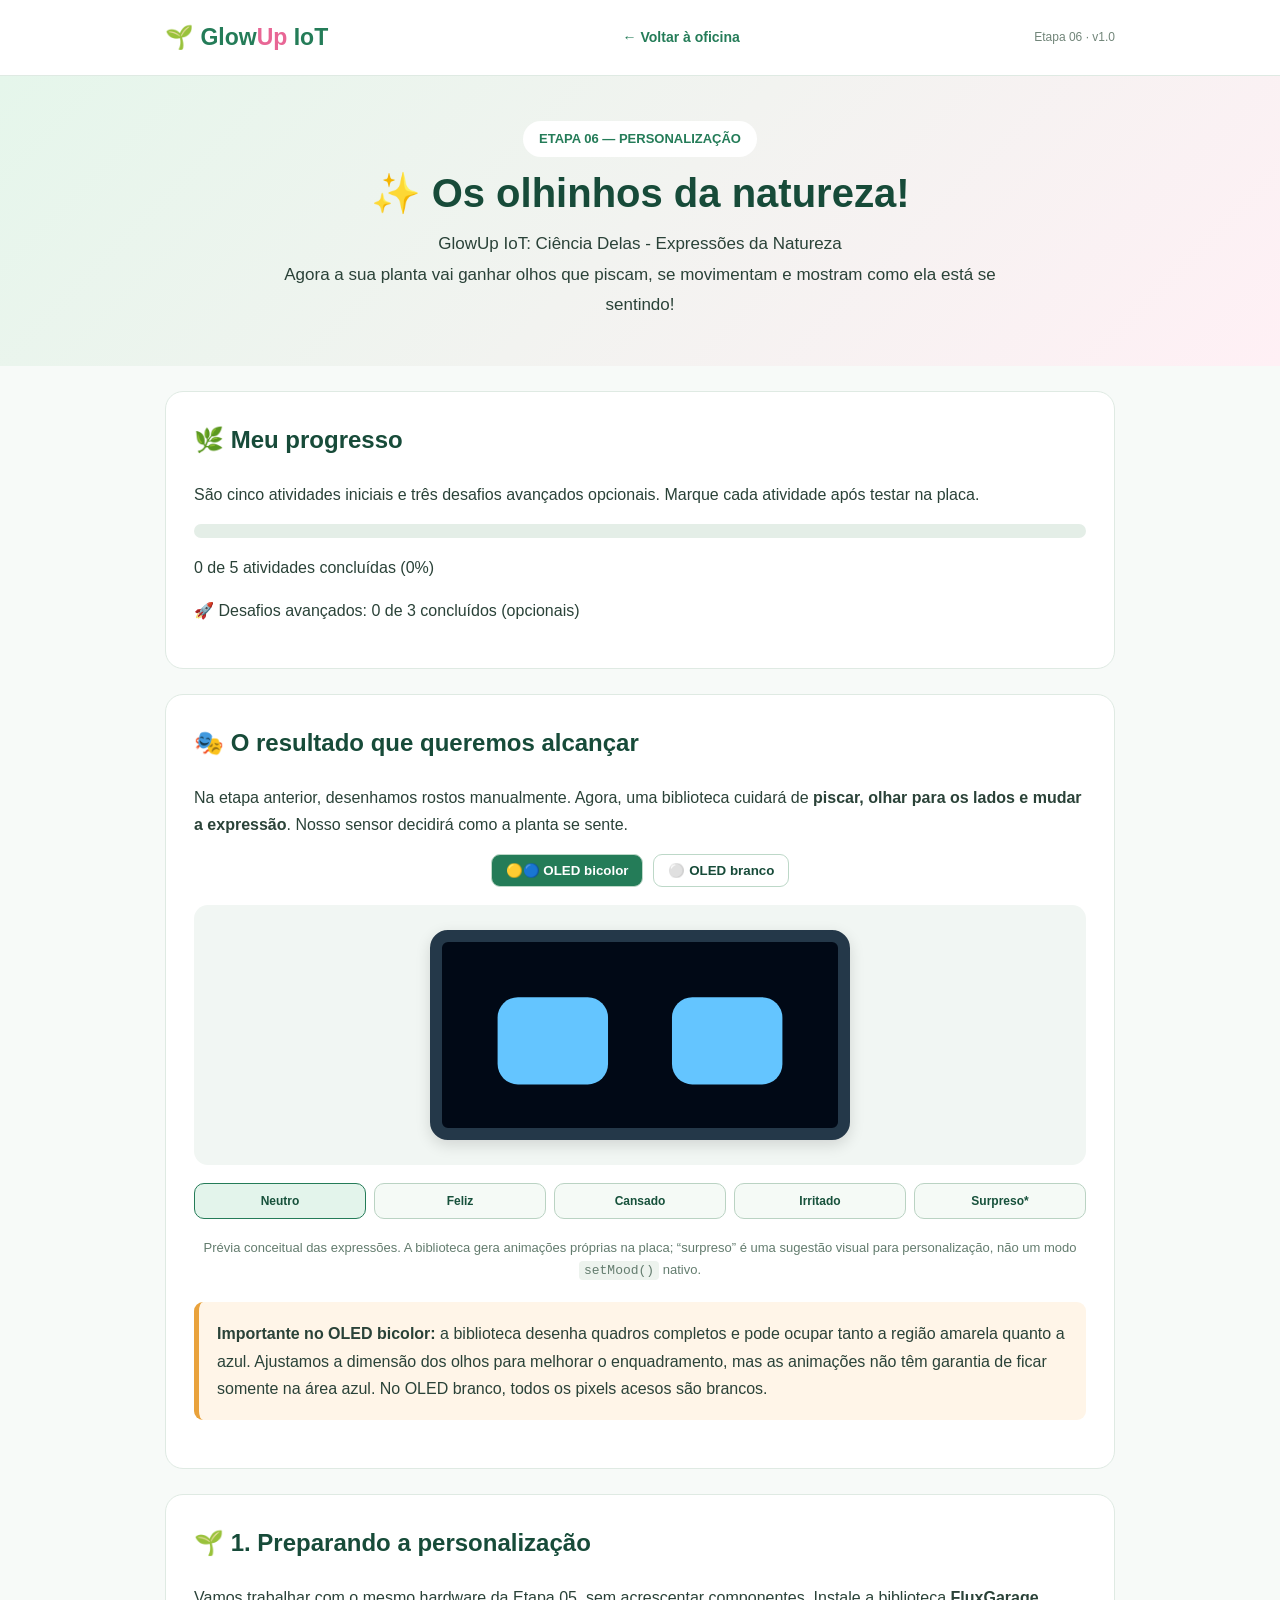
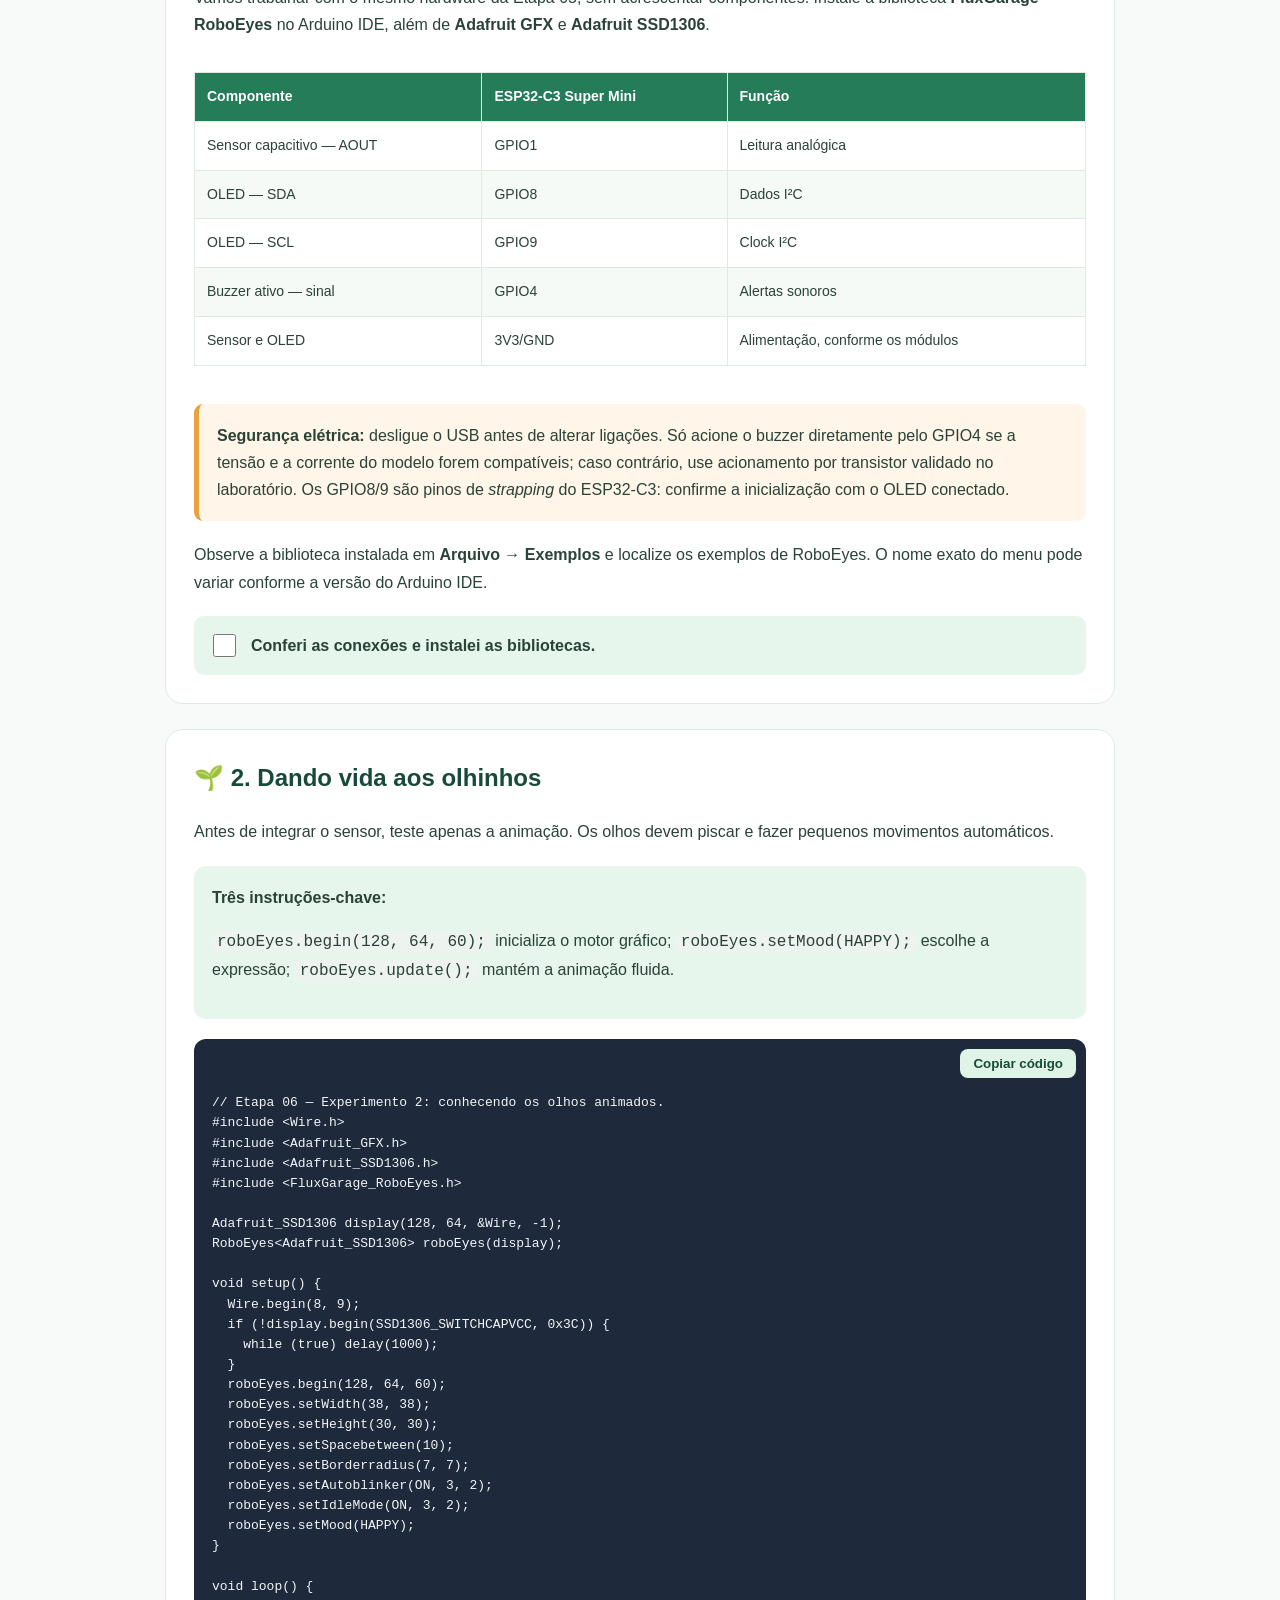
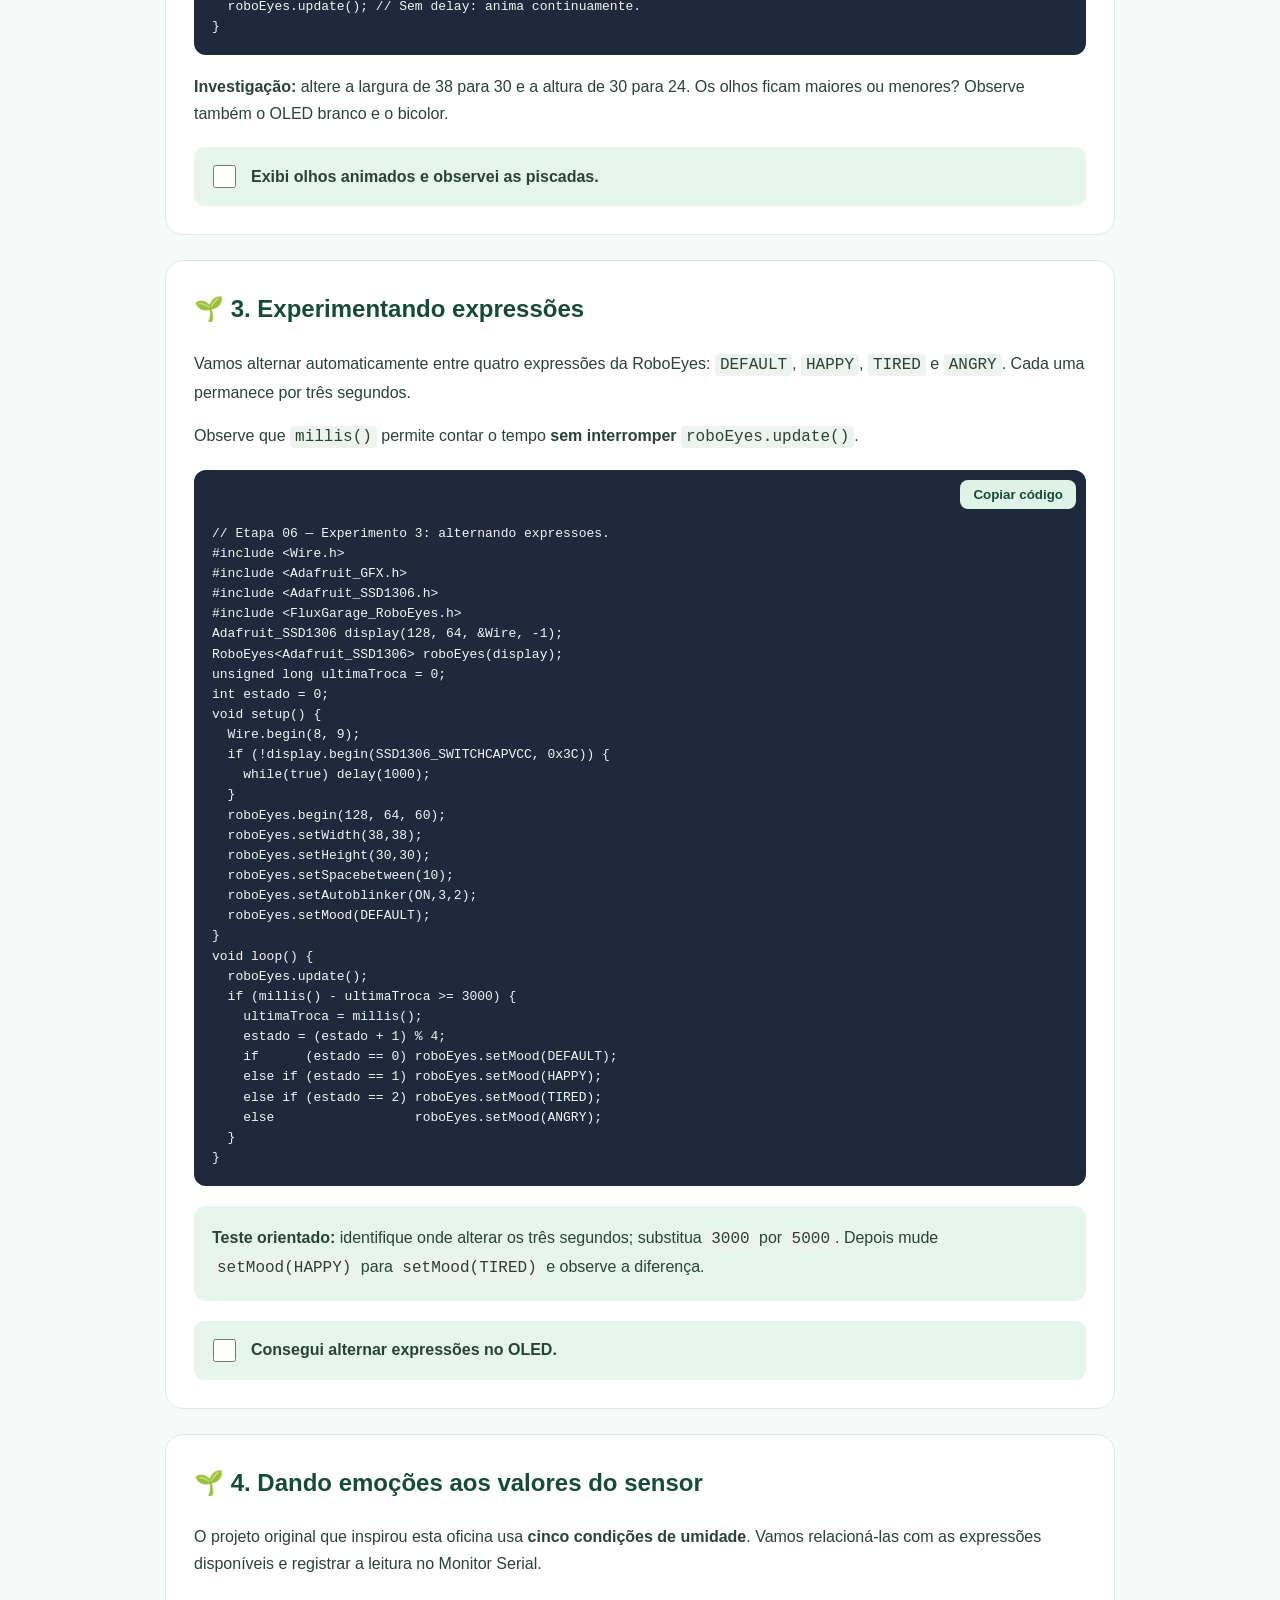
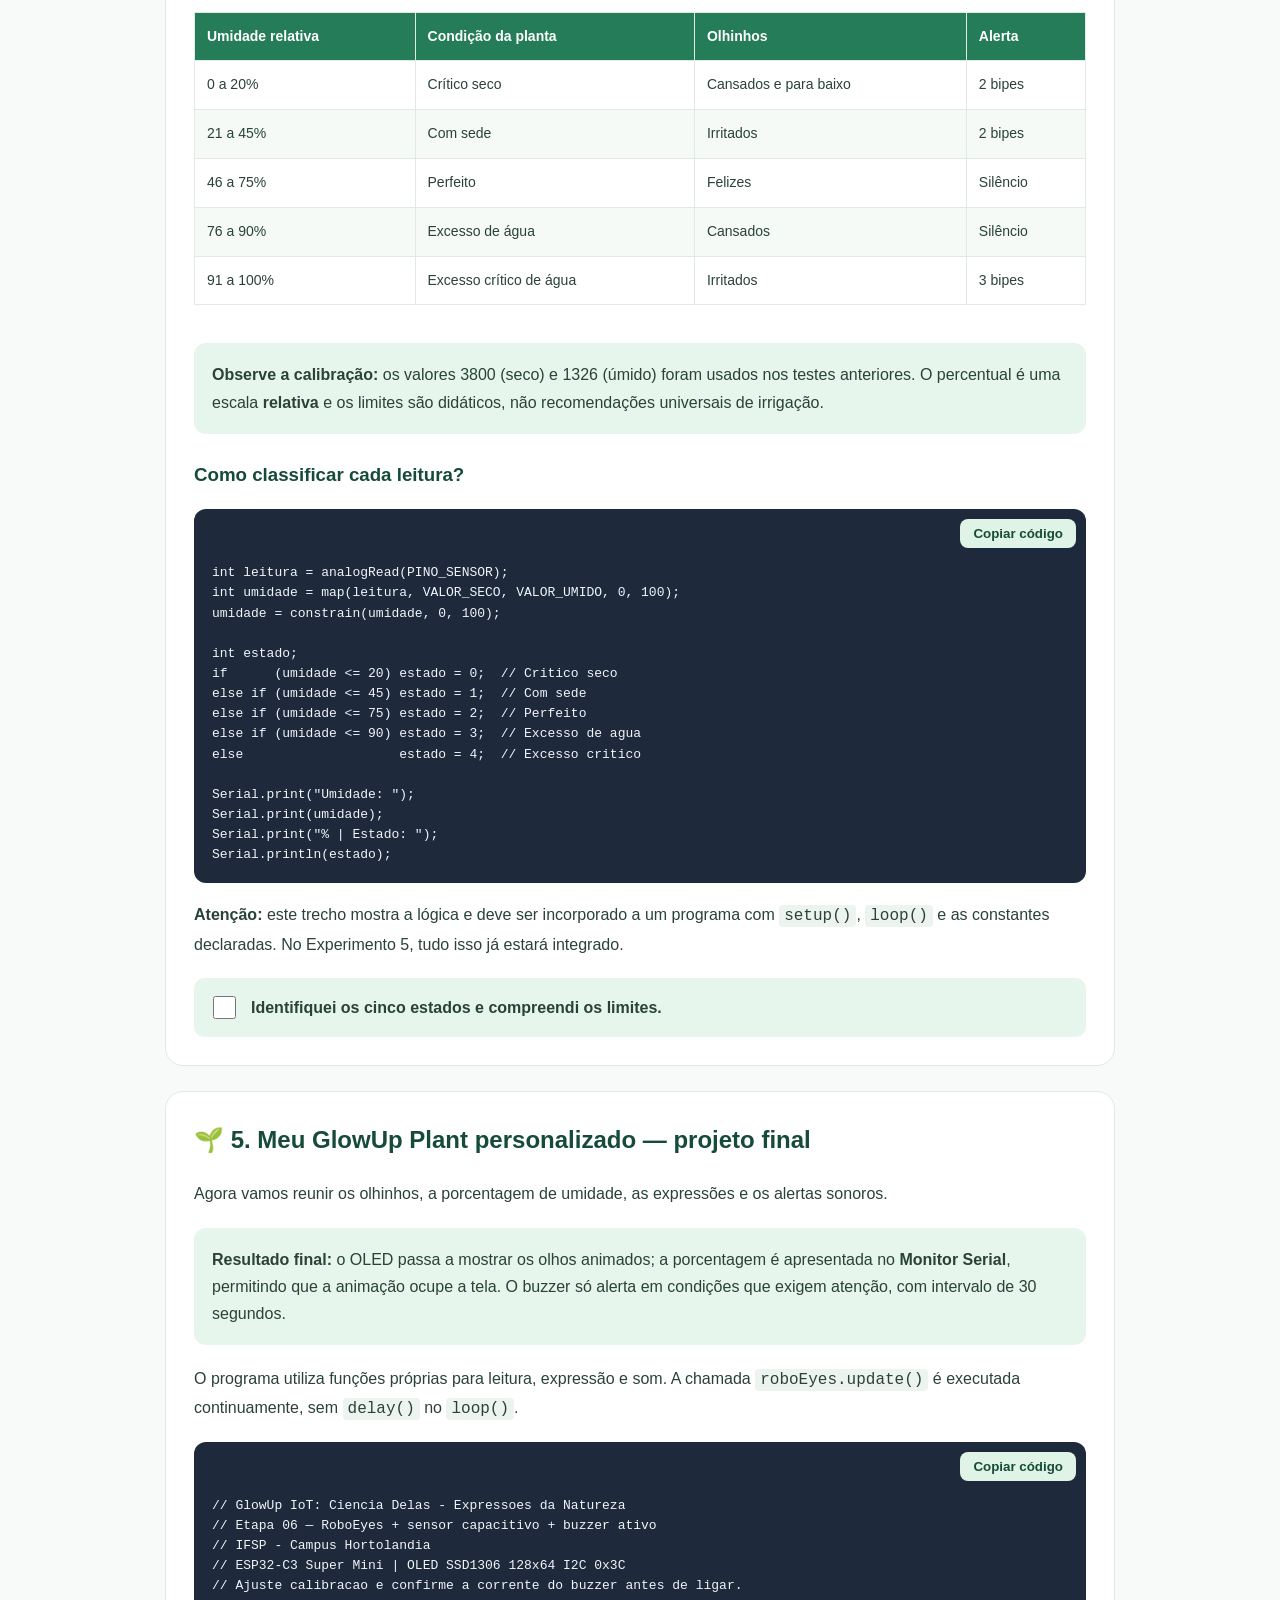
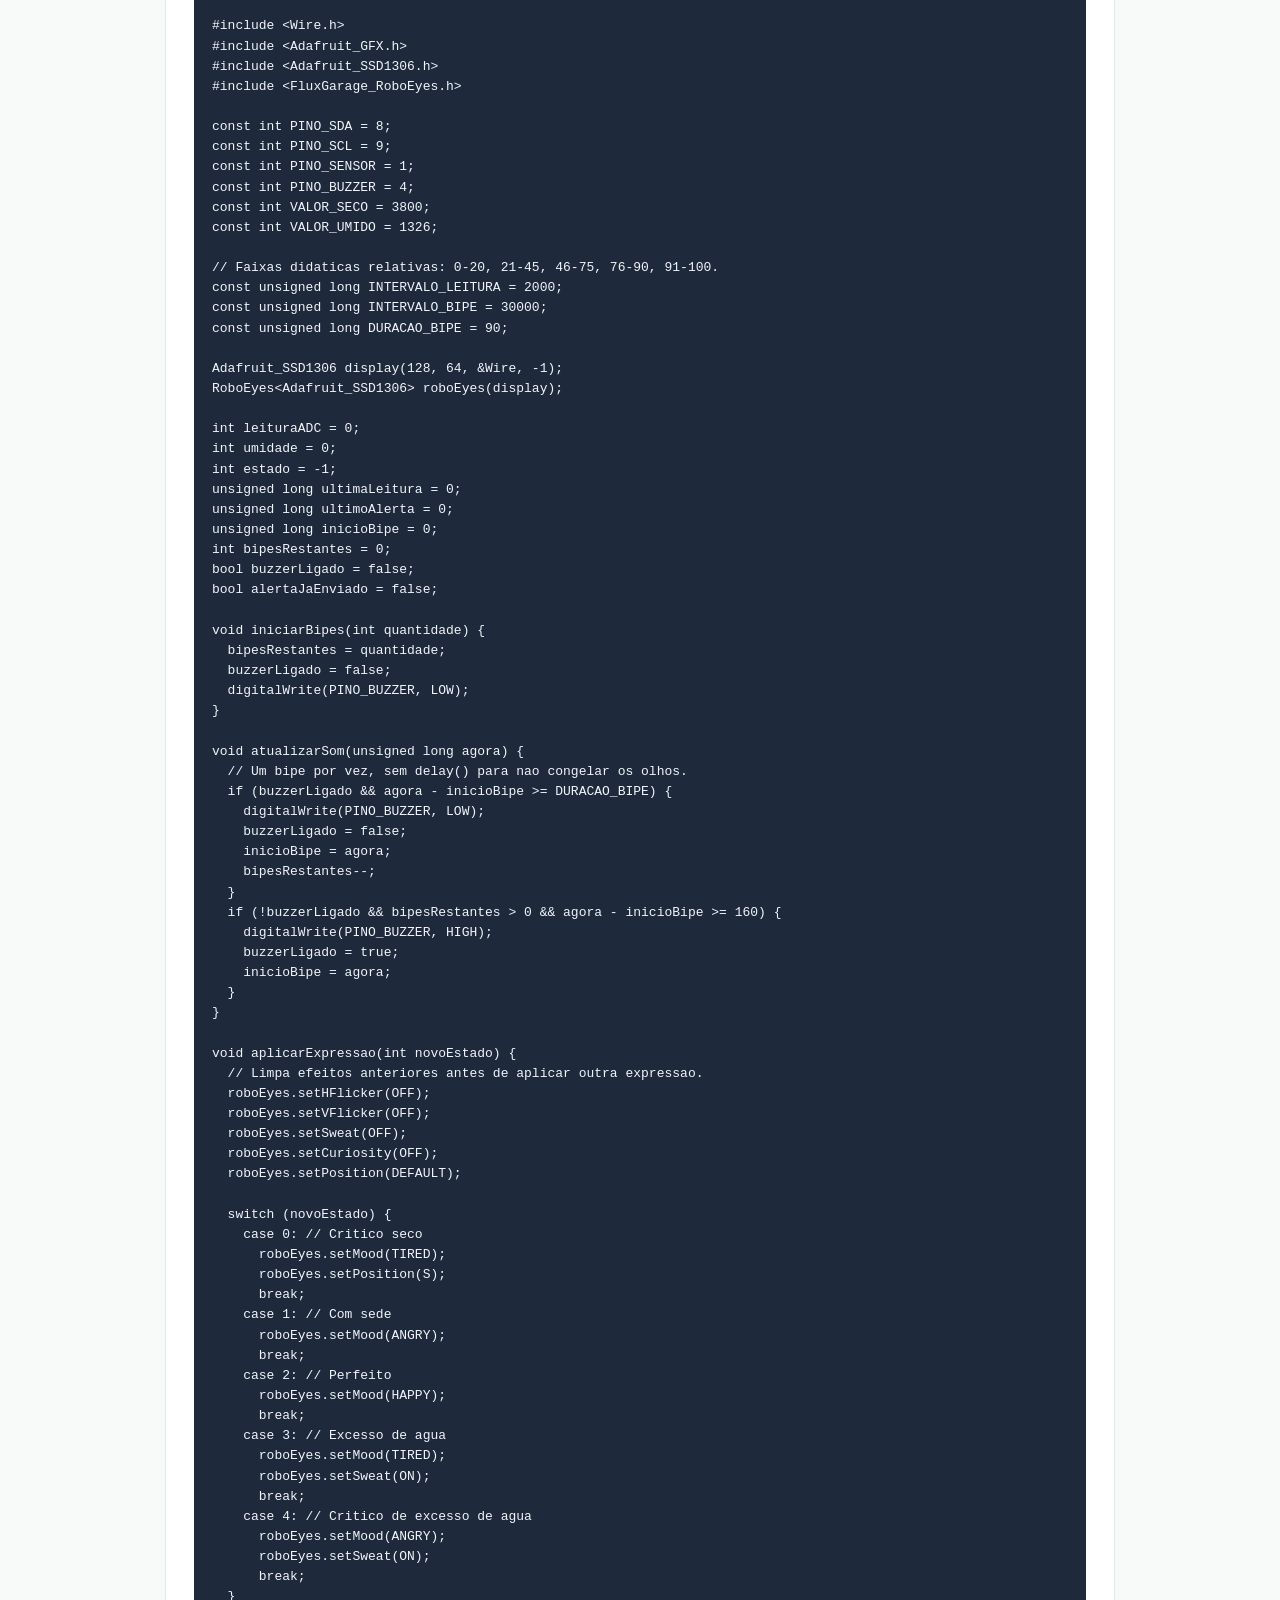
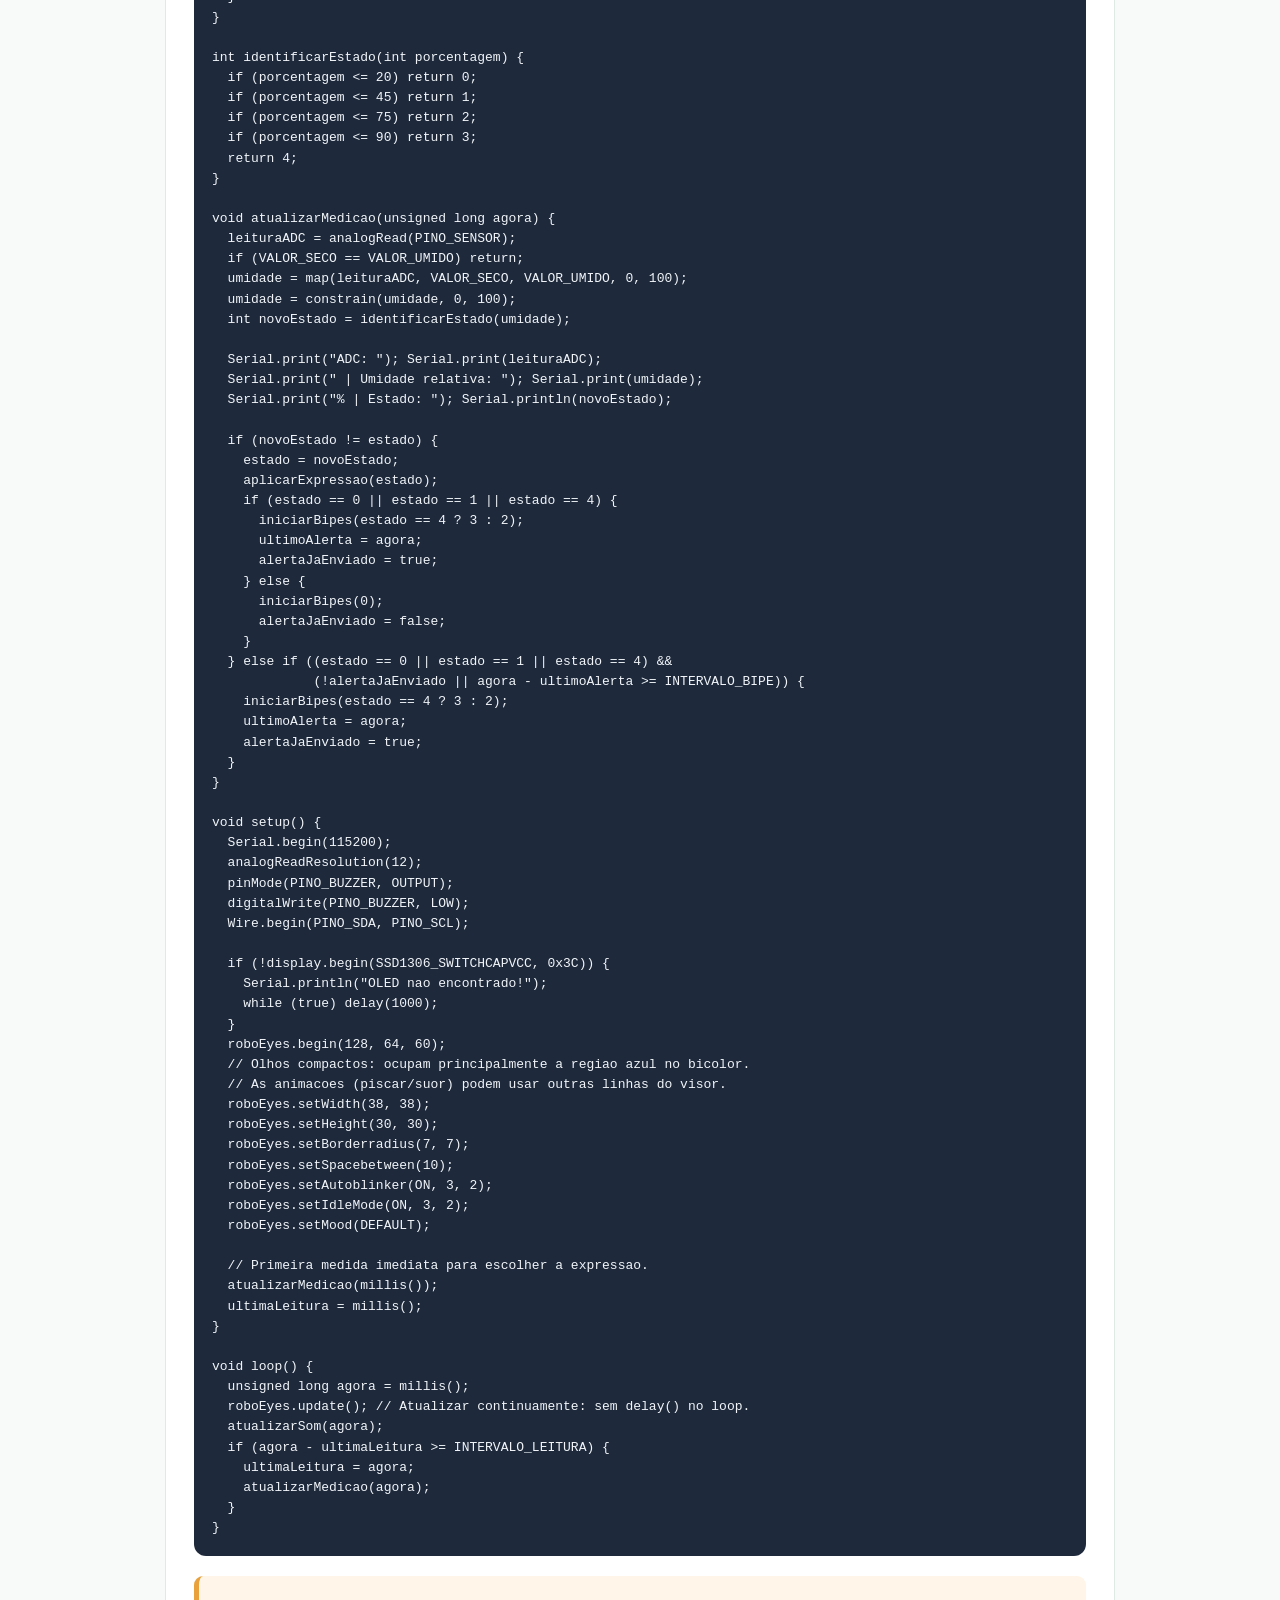
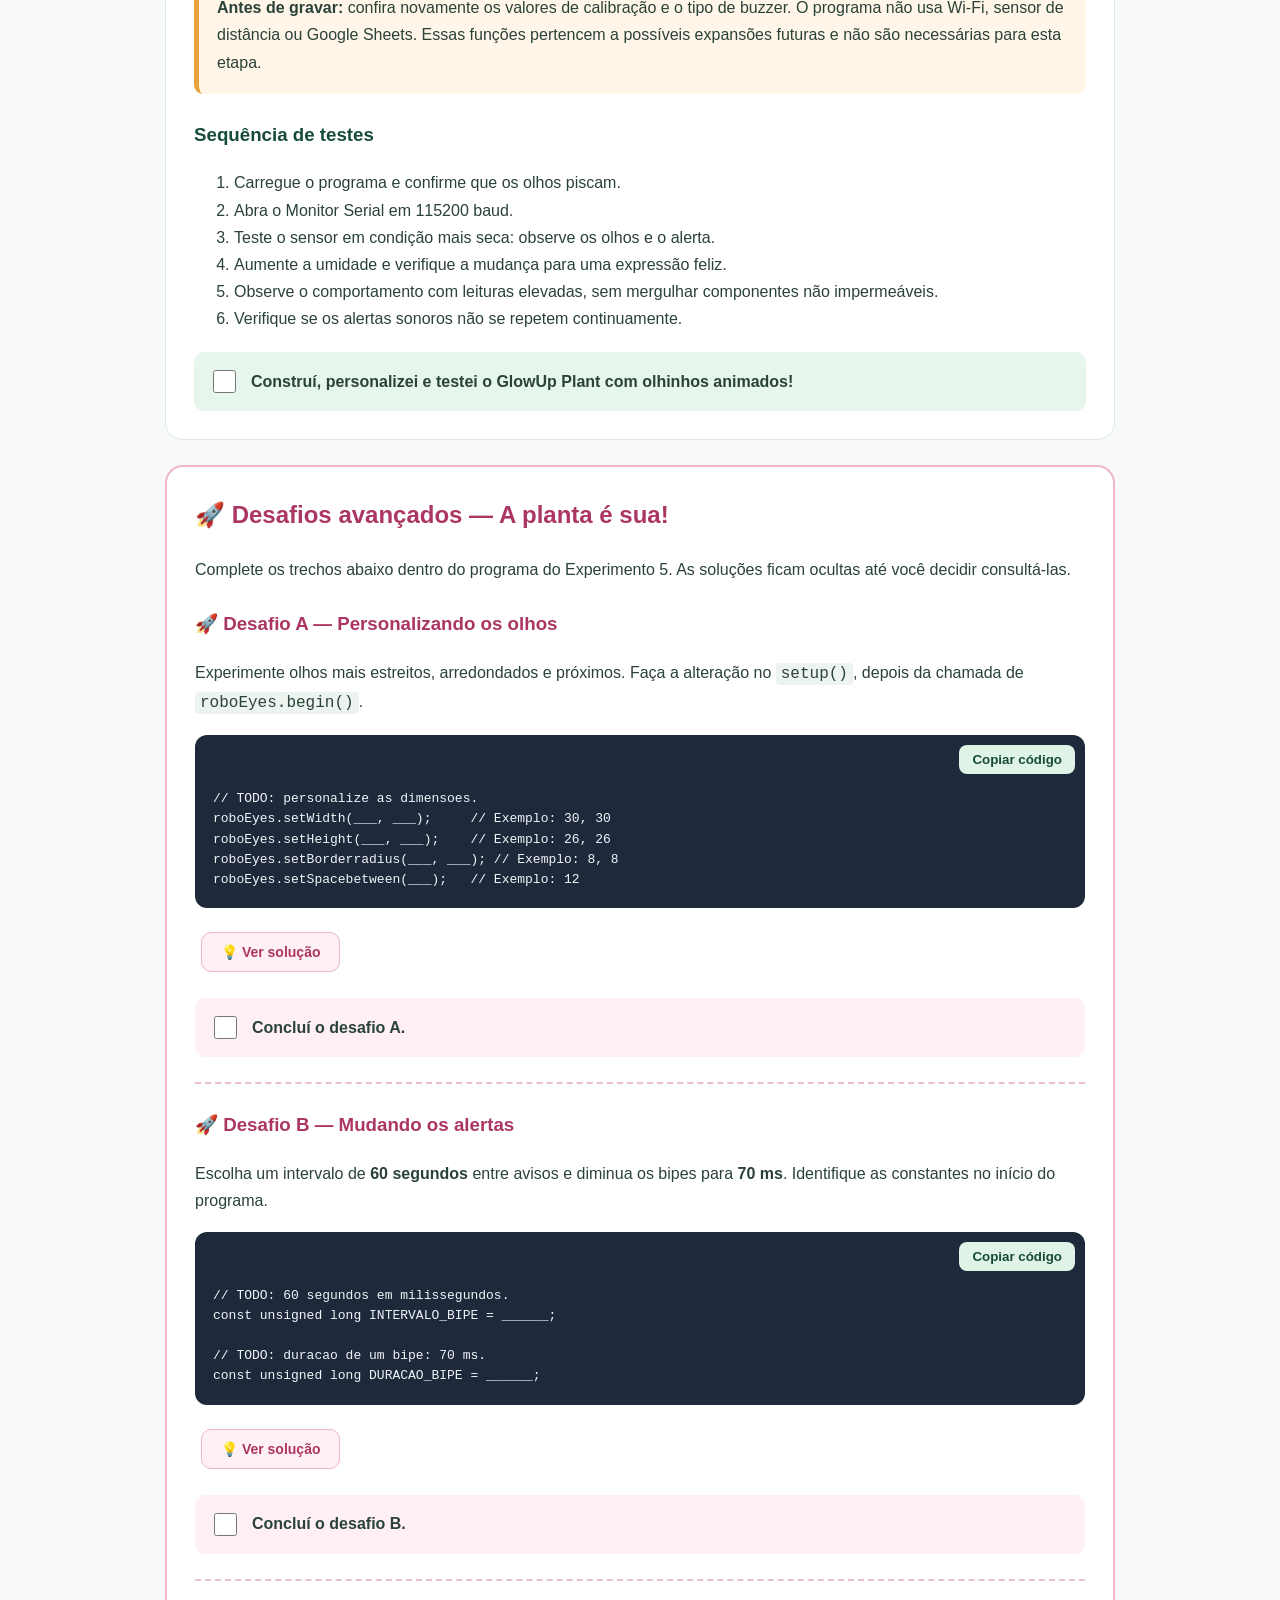
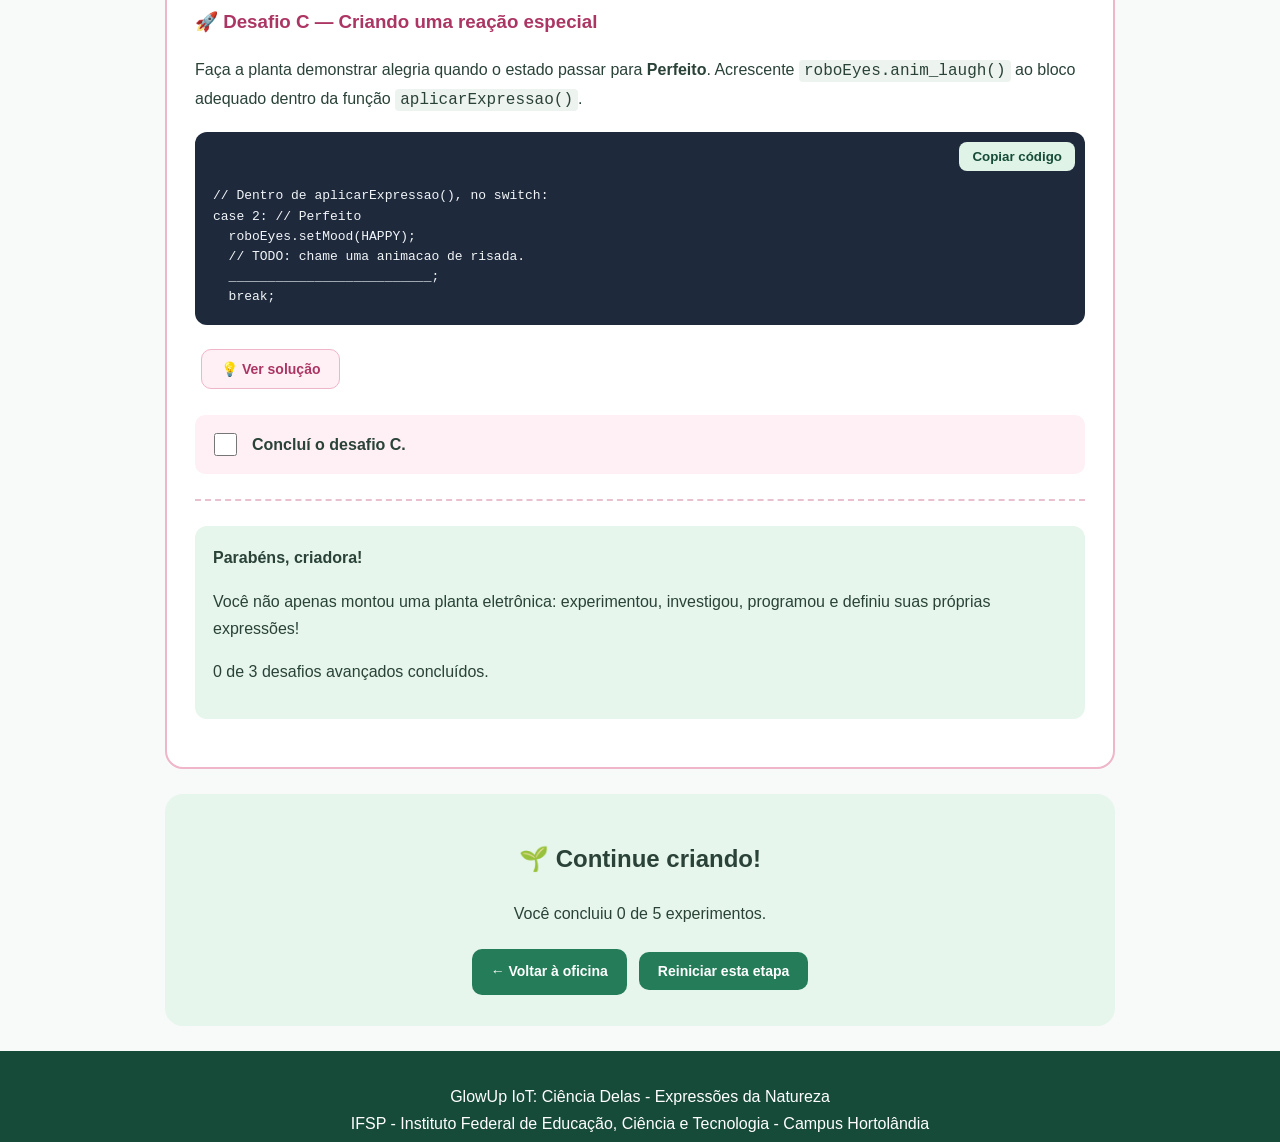
<file: etapa06.html>
<!DOCTYPE html>
<html lang="pt-BR"><head><meta charset="UTF-8"><meta name="viewport" content="width=device-width, initial-scale=1.0"><meta name="description" content="Etapa 06 da oficina GlowUp IoT: Ciência Delas - Expressões da Natureza. Personalização da planta com olhos animados RoboEyes."><title>Etapa 06 | Personalizando o GlowUp Plant | GlowUp IoT</title><link rel="stylesheet" href="style.css"></head>
<body class="pagina-etapa06"><header><div class="container topo"><div class="logo">🌱 Glow<span>Up</span> IoT</div><a class="voltar" href="index.html?v=1.8">← Voltar à oficina</a><span class="versao">Etapa 06 · v1.0</span></div></header>
<section class="hero"><span class="tag">ETAPA 06 — PERSONALIZAÇÃO</span><h1>✨ Os olhinhos da natureza!</h1><p>GlowUp IoT: Ciência Delas - Expressões da Natureza</p><p>Agora a sua planta vai ganhar olhos que piscam, se movimentam e mostram como ela está se sentindo!</p></section>
<main class="container">
<section class="bloco"><h2>🌿 Meu progresso</h2><p>São cinco atividades iniciais e três desafios avançados opcionais. Marque cada atividade após testar na placa.</p><div class="barra" id="barra" role="progressbar" aria-valuenow="0" aria-valuemin="0" aria-valuemax="100"><div class="preenchimento" id="preenchimento"></div></div><p id="contador">0 de 5 atividades concluídas</p><p id="contadorAvancado">Desafios avançados: opcionais</p></section>
<section class="bloco"><h2>🎭 O resultado que queremos alcançar</h2><p>Na etapa anterior, desenhamos rostos manualmente. Agora, uma biblioteca cuidará de <strong>piscar, olhar para os lados e mudar a expressão</strong>. Nosso sensor decidirá como a planta se sente.</p><div class="olhos-variantes"><button class="ativo" id="modoBicolor" type="button" onclick="alterarModoOLED('bicolor')">🟡🔵 OLED bicolor</button><button id="modoBranco" type="button" onclick="alterarModoOLED('branco')">⚪ OLED branco</button></div><div class="olhos-painel"><div class="visor"><svg class="olhos" viewBox="0 0 128 64" role="img" aria-label="Representação de olhos animados no OLED"><g class="faixa-principal" id="svgOlhos"><rect x="15" y="19" width="38" height="30" rx="7"/><rect x="75" y="19" width="38" height="30" rx="7"/></g></svg></div></div><div class="olhos-galeria"> <button onclick="mudarRosto(0,this)" class="ativo">Neutro</button><button onclick="mudarRosto(1,this)">Feliz</button><button onclick="mudarRosto(2,this)">Cansado</button><button onclick="mudarRosto(3,this)">Irritado</button><button onclick="mudarRosto(4,this)">Surpreso*</button></div><p class="olhos-legenda">Prévia conceitual das expressões. A biblioteca gera animações próprias na placa; “surpreso” é uma sugestão visual para personalização, não um modo <code>setMood()</code> nativo.</p><div class="aviso"><strong>Importante no OLED bicolor:</strong> a biblioteca desenha quadros completos e pode ocupar tanto a região amarela quanto a azul. Ajustamos a dimensão dos olhos para melhorar o enquadramento, mas as animações não têm garantia de ficar somente na área azul. No OLED branco, todos os pixels acesos são brancos.</div></section>
<section class="bloco"><h2>🌱 1. Preparando a personalização</h2><p>Vamos trabalhar com o mesmo hardware da Etapa 05, sem acrescentar componentes. Instale a biblioteca <strong>FluxGarage RoboEyes</strong> no Arduino IDE, além de <strong>Adafruit GFX</strong> e <strong>Adafruit SSD1306</strong>.</p><div class="tabela-container"><table><thead><tr><th>Componente</th><th>ESP32-C3 Super Mini</th><th>Função</th></tr></thead><tbody><tr><td>Sensor capacitivo — AOUT</td><td>GPIO1</td><td>Leitura analógica</td></tr><tr><td>OLED — SDA</td><td>GPIO8</td><td>Dados I²C</td></tr><tr><td>OLED — SCL</td><td>GPIO9</td><td>Clock I²C</td></tr><tr><td>Buzzer ativo — sinal</td><td>GPIO4</td><td>Alertas sonoros</td></tr><tr><td>Sensor e OLED</td><td>3V3/GND</td><td>Alimentação, conforme os módulos</td></tr></tbody></table></div><div class="aviso"><strong>Segurança elétrica:</strong> desligue o USB antes de alterar ligações. Só acione o buzzer diretamente pelo GPIO4 se a tensão e a corrente do modelo forem compatíveis; caso contrário, use acionamento por transistor validado no laboratório. Os GPIO8/9 são pinos de <em>strapping</em> do ESP32-C3: confirme a inicialização com o OLED conectado.</div><p>Observe a biblioteca instalada em <strong>Arquivo → Exemplos</strong> e localize os exemplos de RoboEyes. O nome exato do menu pode variar conforme a versão do Arduino IDE.</p><label class="check"><input type="checkbox" data-id="1"><span>Conferi as conexões e instalei as bibliotecas.</span></label></section>
<section class="bloco"><h2>🌱 2. Dando vida aos olhinhos</h2><p>Antes de integrar o sensor, teste apenas a animação. Os olhos devem piscar e fazer pequenos movimentos automáticos.</p><div class="destaque"><strong>Três instruções-chave:</strong><p><code>roboEyes.begin(128, 64, 60);</code> inicializa o motor gráfico; <code>roboEyes.setMood(HAPPY);</code> escolhe a expressão; <code>roboEyes.update();</code> mantém a animação fluida.</p></div><div class="codigo"><button class="copiar" type="button" onclick="copiarCodigo('codigo2',this)">Copiar código</button><pre id="codigo2"><code>// Etapa 06 — Experimento 2: conhecendo os olhos animados.
#include &lt;Wire.h&gt;
#include &lt;Adafruit_GFX.h&gt;
#include &lt;Adafruit_SSD1306.h&gt;
#include &lt;FluxGarage_RoboEyes.h&gt;

Adafruit_SSD1306 display(128, 64, &amp;Wire, -1);
RoboEyes&lt;Adafruit_SSD1306&gt; roboEyes(display);

void setup() {
  Wire.begin(8, 9);
  if (!display.begin(SSD1306_SWITCHCAPVCC, 0x3C)) {
    while (true) delay(1000);
  }
  roboEyes.begin(128, 64, 60);
  roboEyes.setWidth(38, 38);
  roboEyes.setHeight(30, 30);
  roboEyes.setSpacebetween(10);
  roboEyes.setBorderradius(7, 7);
  roboEyes.setAutoblinker(ON, 3, 2);
  roboEyes.setIdleMode(ON, 3, 2);
  roboEyes.setMood(HAPPY);
}

void loop() {
  roboEyes.update(); // Sem delay: anima continuamente.
}
</code></pre></div><p><strong>Investigação:</strong> altere a largura de 38 para 30 e a altura de 30 para 24. Os olhos ficam maiores ou menores? Observe também o OLED branco e o bicolor.</p><label class="check"><input type="checkbox" data-id="2"><span>Exibi olhos animados e observei as piscadas.</span></label></section>
<section class="bloco"><h2>🌱 3. Experimentando expressões</h2><p>Vamos alternar automaticamente entre quatro expressões da RoboEyes: <code>DEFAULT</code>, <code>HAPPY</code>, <code>TIRED</code> e <code>ANGRY</code>. Cada uma permanece por três segundos.</p><p>Observe que <code>millis()</code> permite contar o tempo <strong>sem interromper</strong> <code>roboEyes.update()</code>.</p><div class="codigo"><button class="copiar" type="button" onclick="copiarCodigo('codigo3',this)">Copiar código</button><pre id="codigo3"><code>// Etapa 06 — Experimento 3: alternando expressoes.
#include &lt;Wire.h&gt;
#include &lt;Adafruit_GFX.h&gt;
#include &lt;Adafruit_SSD1306.h&gt;
#include &lt;FluxGarage_RoboEyes.h&gt;
Adafruit_SSD1306 display(128, 64, &amp;Wire, -1);
RoboEyes&lt;Adafruit_SSD1306&gt; roboEyes(display);
unsigned long ultimaTroca = 0;
int estado = 0;
void setup() {
  Wire.begin(8, 9);
  if (!display.begin(SSD1306_SWITCHCAPVCC, 0x3C)) {
    while(true) delay(1000);
  }
  roboEyes.begin(128, 64, 60);
  roboEyes.setWidth(38,38);
  roboEyes.setHeight(30,30);
  roboEyes.setSpacebetween(10);
  roboEyes.setAutoblinker(ON,3,2);
  roboEyes.setMood(DEFAULT);
}
void loop() {
  roboEyes.update();
  if (millis() - ultimaTroca &gt;= 3000) {
    ultimaTroca = millis();
    estado = (estado + 1) % 4;
    if      (estado == 0) roboEyes.setMood(DEFAULT);
    else if (estado == 1) roboEyes.setMood(HAPPY);
    else if (estado == 2) roboEyes.setMood(TIRED);
    else                  roboEyes.setMood(ANGRY);
  }
}
</code></pre></div><div class="destaque"><strong>Teste orientado:</strong> identifique onde alterar os três segundos; substitua <code>3000</code> por <code>5000</code>. Depois mude <code>setMood(HAPPY)</code> para <code>setMood(TIRED)</code> e observe a diferença.</div><label class="check"><input type="checkbox" data-id="3"><span>Consegui alternar expressões no OLED.</span></label></section>
<section class="bloco"><h2>🌱 4. Dando emoções aos valores do sensor</h2><p>O projeto original que inspirou esta oficina usa <strong>cinco condições de umidade</strong>. Vamos relacioná-las com as expressões disponíveis e registrar a leitura no Monitor Serial.</p><div class="tabela-container"><table><thead><tr><th>Umidade relativa</th><th>Condição da planta</th><th>Olhinhos</th><th>Alerta</th></tr></thead><tbody><tr><td>0 a 20%</td><td>Crítico seco</td><td>Cansados e para baixo</td><td>2 bipes</td></tr><tr><td>21 a 45%</td><td>Com sede</td><td>Irritados</td><td>2 bipes</td></tr><tr><td>46 a 75%</td><td>Perfeito</td><td>Felizes</td><td>Silêncio</td></tr><tr><td>76 a 90%</td><td>Excesso de água</td><td>Cansados</td><td>Silêncio</td></tr><tr><td>91 a 100%</td><td>Excesso crítico de água</td><td>Irritados</td><td>3 bipes</td></tr></tbody></table></div><div class="destaque"><strong>Observe a calibração:</strong> os valores 3800 (seco) e 1326 (úmido) foram usados nos testes anteriores. O percentual é uma escala <strong>relativa</strong> e os limites são didáticos, não recomendações universais de irrigação.</div><h3>Como classificar cada leitura?</h3><div class="codigo"><button class="copiar" type="button" onclick="copiarCodigo('codigo4',this)">Copiar código</button><pre id="codigo4"><code>int leitura = analogRead(PINO_SENSOR);
int umidade = map(leitura, VALOR_SECO, VALOR_UMIDO, 0, 100);
umidade = constrain(umidade, 0, 100);

int estado;
if      (umidade &lt;= 20) estado = 0;  // Critico seco
else if (umidade &lt;= 45) estado = 1;  // Com sede
else if (umidade &lt;= 75) estado = 2;  // Perfeito
else if (umidade &lt;= 90) estado = 3;  // Excesso de agua
else                    estado = 4;  // Excesso critico

Serial.print(&quot;Umidade: &quot;);
Serial.print(umidade);
Serial.print(&quot;% | Estado: &quot;);
Serial.println(estado);</code></pre></div><p><strong>Atenção:</strong> este trecho mostra a lógica e deve ser incorporado a um programa com <code>setup()</code>, <code>loop()</code> e as constantes declaradas. No Experimento 5, tudo isso já estará integrado.</p><label class="check"><input type="checkbox" data-id="4"><span>Identifiquei os cinco estados e compreendi os limites.</span></label></section>
<section class="bloco"><h2>🌱 5. Meu GlowUp Plant personalizado — projeto final</h2><p>Agora vamos reunir os olhinhos, a porcentagem de umidade, as expressões e os alertas sonoros.</p><div class="destaque"><strong>Resultado final:</strong> o OLED passa a mostrar os olhos animados; a porcentagem é apresentada no <strong>Monitor Serial</strong>, permitindo que a animação ocupe a tela. O buzzer só alerta em condições que exigem atenção, com intervalo de 30 segundos.</div><p>O programa utiliza funções próprias para leitura, expressão e som. A chamada <code>roboEyes.update()</code> é executada continuamente, sem <code>delay()</code> no <code>loop()</code>.</p><div class="codigo"><button class="copiar" type="button" onclick="copiarCodigo('codigo5',this)">Copiar código</button><pre id="codigo5"><code>// GlowUp IoT: Ciencia Delas - Expressoes da Natureza
// Etapa 06 — RoboEyes + sensor capacitivo + buzzer ativo
// IFSP - Campus Hortolandia
// ESP32-C3 Super Mini | OLED SSD1306 128x64 I2C 0x3C
// Ajuste calibracao e confirme a corrente do buzzer antes de ligar.

#include &lt;Wire.h&gt;
#include &lt;Adafruit_GFX.h&gt;
#include &lt;Adafruit_SSD1306.h&gt;
#include &lt;FluxGarage_RoboEyes.h&gt;

const int PINO_SDA = 8;
const int PINO_SCL = 9;
const int PINO_SENSOR = 1;
const int PINO_BUZZER = 4;
const int VALOR_SECO = 3800;
const int VALOR_UMIDO = 1326;

// Faixas didaticas relativas: 0-20, 21-45, 46-75, 76-90, 91-100.
const unsigned long INTERVALO_LEITURA = 2000;
const unsigned long INTERVALO_BIPE = 30000;
const unsigned long DURACAO_BIPE = 90;

Adafruit_SSD1306 display(128, 64, &amp;Wire, -1);
RoboEyes&lt;Adafruit_SSD1306&gt; roboEyes(display);

int leituraADC = 0;
int umidade = 0;
int estado = -1;
unsigned long ultimaLeitura = 0;
unsigned long ultimoAlerta = 0;
unsigned long inicioBipe = 0;
int bipesRestantes = 0;
bool buzzerLigado = false;
bool alertaJaEnviado = false;

void iniciarBipes(int quantidade) {
  bipesRestantes = quantidade;
  buzzerLigado = false;
  digitalWrite(PINO_BUZZER, LOW);
}

void atualizarSom(unsigned long agora) {
  // Um bipe por vez, sem delay() para nao congelar os olhos.
  if (buzzerLigado &amp;&amp; agora - inicioBipe &gt;= DURACAO_BIPE) {
    digitalWrite(PINO_BUZZER, LOW);
    buzzerLigado = false;
    inicioBipe = agora;
    bipesRestantes--;
  }
  if (!buzzerLigado &amp;&amp; bipesRestantes &gt; 0 &amp;&amp; agora - inicioBipe &gt;= 160) {
    digitalWrite(PINO_BUZZER, HIGH);
    buzzerLigado = true;
    inicioBipe = agora;
  }
}

void aplicarExpressao(int novoEstado) {
  // Limpa efeitos anteriores antes de aplicar outra expressao.
  roboEyes.setHFlicker(OFF);
  roboEyes.setVFlicker(OFF);
  roboEyes.setSweat(OFF);
  roboEyes.setCuriosity(OFF);
  roboEyes.setPosition(DEFAULT);

  switch (novoEstado) {
    case 0: // Critico seco
      roboEyes.setMood(TIRED);
      roboEyes.setPosition(S);
      break;
    case 1: // Com sede
      roboEyes.setMood(ANGRY);
      break;
    case 2: // Perfeito
      roboEyes.setMood(HAPPY);
      break;
    case 3: // Excesso de agua
      roboEyes.setMood(TIRED);
      roboEyes.setSweat(ON);
      break;
    case 4: // Critico de excesso de agua
      roboEyes.setMood(ANGRY);
      roboEyes.setSweat(ON);
      break;
  }
}

int identificarEstado(int porcentagem) {
  if (porcentagem &lt;= 20) return 0;
  if (porcentagem &lt;= 45) return 1;
  if (porcentagem &lt;= 75) return 2;
  if (porcentagem &lt;= 90) return 3;
  return 4;
}

void atualizarMedicao(unsigned long agora) {
  leituraADC = analogRead(PINO_SENSOR);
  if (VALOR_SECO == VALOR_UMIDO) return;
  umidade = map(leituraADC, VALOR_SECO, VALOR_UMIDO, 0, 100);
  umidade = constrain(umidade, 0, 100);
  int novoEstado = identificarEstado(umidade);

  Serial.print(&quot;ADC: &quot;); Serial.print(leituraADC);
  Serial.print(&quot; | Umidade relativa: &quot;); Serial.print(umidade);
  Serial.print(&quot;% | Estado: &quot;); Serial.println(novoEstado);

  if (novoEstado != estado) {
    estado = novoEstado;
    aplicarExpressao(estado);
    if (estado == 0 || estado == 1 || estado == 4) {
      iniciarBipes(estado == 4 ? 3 : 2);
      ultimoAlerta = agora;
      alertaJaEnviado = true;
    } else {
      iniciarBipes(0);
      alertaJaEnviado = false;
    }
  } else if ((estado == 0 || estado == 1 || estado == 4) &amp;&amp;
             (!alertaJaEnviado || agora - ultimoAlerta &gt;= INTERVALO_BIPE)) {
    iniciarBipes(estado == 4 ? 3 : 2);
    ultimoAlerta = agora;
    alertaJaEnviado = true;
  }
}

void setup() {
  Serial.begin(115200);
  analogReadResolution(12);
  pinMode(PINO_BUZZER, OUTPUT);
  digitalWrite(PINO_BUZZER, LOW);
  Wire.begin(PINO_SDA, PINO_SCL);

  if (!display.begin(SSD1306_SWITCHCAPVCC, 0x3C)) {
    Serial.println(&quot;OLED nao encontrado!&quot;);
    while (true) delay(1000);
  }
  roboEyes.begin(128, 64, 60);
  // Olhos compactos: ocupam principalmente a regiao azul no bicolor.
  // As animacoes (piscar/suor) podem usar outras linhas do visor.
  roboEyes.setWidth(38, 38);
  roboEyes.setHeight(30, 30);
  roboEyes.setBorderradius(7, 7);
  roboEyes.setSpacebetween(10);
  roboEyes.setAutoblinker(ON, 3, 2);
  roboEyes.setIdleMode(ON, 3, 2);
  roboEyes.setMood(DEFAULT);

  // Primeira medida imediata para escolher a expressao.
  atualizarMedicao(millis());
  ultimaLeitura = millis();
}

void loop() {
  unsigned long agora = millis();
  roboEyes.update(); // Atualizar continuamente: sem delay() no loop.
  atualizarSom(agora);
  if (agora - ultimaLeitura &gt;= INTERVALO_LEITURA) {
    ultimaLeitura = agora;
    atualizarMedicao(agora);
  }
}
</code></pre></div><div class="aviso"><strong>Antes de gravar:</strong> confira novamente os valores de calibração e o tipo de buzzer. O programa não usa Wi-Fi, sensor de distância ou Google Sheets. Essas funções pertencem a possíveis expansões futuras e não são necessárias para esta etapa.</div><h3>Sequência de testes</h3><ol><li>Carregue o programa e confirme que os olhos piscam.</li><li>Abra o Monitor Serial em 115200 baud.</li><li>Teste o sensor em condição mais seca: observe os olhos e o alerta.</li><li>Aumente a umidade e verifique a mudança para uma expressão feliz.</li><li>Observe o comportamento com leituras elevadas, sem mergulhar componentes não impermeáveis.</li><li>Verifique se os alertas sonoros não se repetem continuamente.</li></ol><label class="check"><input type="checkbox" data-id="5"><span>Construí, personalizei e testei o GlowUp Plant com olhinhos animados!</span></label></section>
<section class="bloco avancado" id="desafio-avancado"><h2>🚀 Desafios avançados — A planta é sua!</h2><p>Complete os trechos abaixo dentro do programa do Experimento 5. As soluções ficam ocultas até você decidir consultá-las.</p><div class="desafio"><h3>🚀 Desafio A — Personalizando os olhos</h3><p>Experimente olhos mais estreitos, arredondados e próximos. Faça a alteração no <code>setup()</code>, depois da chamada de <code>roboEyes.begin()</code>.</p><div class="codigo"><button class="copiar" type="button" onclick="copiarCodigo('codigoA',this)">Copiar código</button><pre id="codigoA"><code>// TODO: personalize as dimensoes.
roboEyes.setWidth(___, ___);     // Exemplo: 30, 30
roboEyes.setHeight(___, ___);    // Exemplo: 26, 26
roboEyes.setBorderradius(___, ___); // Exemplo: 8, 8
roboEyes.setSpacebetween(___);   // Exemplo: 12</code></pre></div><button class="botao botao-solucao" type="button" onclick="mostrarSolucao('solucaoA',this)">💡 Ver solução</button><div id="solucaoA" class="solucao" hidden><div class="codigo"><button class="copiar" type="button" onclick="copiarCodigo('respostaA',this)">Copiar código</button><pre id="respostaA"><code>// Uma possibilidade de personalizacao:
roboEyes.setWidth(30, 30);
roboEyes.setHeight(26, 26);
roboEyes.setBorderradius(8, 8);
roboEyes.setSpacebetween(12);
// Teste tambem valores diferentes!</code></pre></div></div><label class="check"><input type="checkbox" data-id="avancadoA"><span>Concluí o desafio A.</span></label></div><div class="desafio"><h3>🚀 Desafio B — Mudando os alertas</h3><p>Escolha um intervalo de <strong>60 segundos</strong> entre avisos e diminua os bipes para <strong>70 ms</strong>. Identifique as constantes no início do programa.</p><div class="codigo"><button class="copiar" type="button" onclick="copiarCodigo('codigoB',this)">Copiar código</button><pre id="codigoB"><code>// TODO: 60 segundos em milissegundos.
const unsigned long INTERVALO_BIPE = ______;

// TODO: duracao de um bipe: 70 ms.
const unsigned long DURACAO_BIPE = ______;</code></pre></div><button class="botao botao-solucao" type="button" onclick="mostrarSolucao('solucaoB',this)">💡 Ver solução</button><div id="solucaoB" class="solucao" hidden><div class="codigo"><button class="copiar" type="button" onclick="copiarCodigo('respostaB',this)">Copiar código</button><pre id="respostaB"><code>const unsigned long INTERVALO_BIPE = 60000;
const unsigned long DURACAO_BIPE = 70;
// As demais funcoes continuam iguais.</code></pre></div></div><label class="check"><input type="checkbox" data-id="avancadoB"><span>Concluí o desafio B.</span></label></div><div class="desafio"><h3>🚀 Desafio C — Criando uma reação especial</h3><p>Faça a planta demonstrar alegria quando o estado passar para <strong>Perfeito</strong>. Acrescente <code>roboEyes.anim_laugh()</code> ao bloco adequado dentro da função <code>aplicarExpressao()</code>.</p><div class="codigo"><button class="copiar" type="button" onclick="copiarCodigo('codigoC',this)">Copiar código</button><pre id="codigoC"><code>// Dentro de aplicarExpressao(), no switch:
case 2: // Perfeito
  roboEyes.setMood(HAPPY);
  // TODO: chame uma animacao de risada.
  __________________________;
  break;</code></pre></div><button class="botao botao-solucao" type="button" onclick="mostrarSolucao('solucaoC',this)">💡 Ver solução</button><div id="solucaoC" class="solucao" hidden><div class="codigo"><button class="copiar" type="button" onclick="copiarCodigo('respostaC',this)">Copiar código</button><pre id="respostaC"><code>case 2: // Perfeito
  roboEyes.setMood(HAPPY);
  roboEyes.anim_laugh();
  break;
// Mantenha roboEyes.update() rodando no loop().</code></pre></div></div><label class="check"><input type="checkbox" data-id="avancadoC"><span>Concluí o desafio C.</span></label></div><div class="destaque"><strong>Parabéns, criadora!</strong><p>Você não apenas montou uma planta eletrônica: experimentou, investigou, programou e definiu suas próprias expressões!</p><p id="progressoDesafios">0 de 3 desafios avançados concluídos.</p></div></section>
<section class="resultado"><h2 id="tituloFinal">🌱 Continue criando!</h2><p id="mensagemFinal">Conclua os cinco experimentos.</p><a class="botao" href="index.html?v=1.8">← Voltar à oficina</a><button class="botao" id="reiniciar" type="button">Reiniciar esta etapa</button></section>
</main><footer>GlowUp IoT: Ciência Delas - Expressões da Natureza<br>IFSP - Instituto Federal de Educação, Ciência e Tecnologia - Campus Hortolândia</footer><script>const CHAVE_ETAPA = 'glowup-etapa06-v1';
const CHAVE_GERAL = 'glowup-oficina-progresso-v1';
const CHAVE_VISUAL = 'glowup-oled-visual-v1';
const ATIVIDADES=['1','2','3','4','5'];
const DESAFIOS=['avancadoA','avancadoB','avancadoC'];
function ler(chave){try{let x=JSON.parse(localStorage.getItem(chave)||'{}');return x&&typeof x==='object'&&!Array.isArray(x)?x:{}}catch{return {}}}
let progresso=ler(CHAVE_ETAPA);
function salvar(){let g=ler(CHAVE_GERAL);g[6]={...(g[6]||{}),inicial:ATIVIDADES.every(id=>progresso[id]===true),avancado:DESAFIOS.every(id=>progresso[id]===true)};try{localStorage.setItem(CHAVE_ETAPA,JSON.stringify(progresso));localStorage.setItem(CHAVE_GERAL,JSON.stringify(g))}catch(e){console.warn('Progresso não foi salvo',e)}}
function atualizar(){document.querySelectorAll('input[data-id]').forEach(c=>c.checked=progresso[c.dataset.id]===true);let n=ATIVIDADES.filter(id=>progresso[id]===true).length,p=n*20, a=DESAFIOS.filter(id=>progresso[id]===true).length;document.getElementById('preenchimento').style.width=p+'%';document.getElementById('barra').setAttribute('aria-valuenow',p);document.getElementById('contador').textContent=n+' de 5 atividades concluídas ('+p+'%)';document.getElementById('contadorAvancado').textContent='🚀 Desafios avançados: '+a+' de 3 concluídos (opcionais)';document.getElementById('progressoDesafios').textContent=a+' de 3 desafios avançados concluídos.';document.getElementById('tituloFinal').textContent=n===5?'🎉 Etapa 06 concluída!':'🌱 Continue criando!';document.getElementById('mensagemFinal').textContent=n===5?'Você criou sua própria versão do GlowUp Plant com olhinhos animados!':'Você concluiu '+n+' de 5 experimentos.'}
document.addEventListener('change',e=>{if(e.target.matches('input[data-id]')){progresso[e.target.dataset.id]=e.target.checked;salvar();atualizar()}});
async function copiarCodigo(id,btn){const v=document.getElementById(id).textContent;try{await navigator.clipboard.writeText(v);let antes=btn.textContent;btn.textContent='Copiado ✓';setTimeout(()=>btn.textContent=antes,2000)}catch(e){alert('Selecione o código e copie manualmente.')}}
function mostrarSolucao(id,btn){let s=document.getElementById(id);if(!s.hidden){s.hidden=true;btn.textContent='💡 Ver solução';return}if(!confirm('Quer consultar a solução? Tente primeiro resolver por conta própria.'))return;s.hidden=false;btn.textContent='Ocultar solução'}
function alterarModoOLED(modo){document.body.classList.toggle('oled-branco',modo==='branco');document.getElementById('modoBicolor').classList.toggle('ativo',modo!=='branco');document.getElementById('modoBranco').classList.toggle('ativo',modo==='branco');try{localStorage.setItem(CHAVE_VISUAL,modo)}catch(e){}}
function mudarRosto(tipo,btn){const svg=document.getElementById('svgOlhos');let olhos;
switch(tipo){case 1:olhos='<rect x="15" y="25" width="38" height="22" rx="9"/><rect x="75" y="25" width="38" height="22" rx="9"/>';break;
case 2:olhos='<path d="M15 35 Q34 27 53 35 L53 44 Q34 48 15 44Z"/><path d="M75 35 Q94 27 113 35 L113 44 Q94 48 75 44Z"/>';break;
case 3:olhos='<path d="M15 23 L53 34 L53 49 L15 49Z"/><path d="M113 23 L75 34 L75 49 L113 49Z"/>';break;
case 4:olhos='<ellipse cx="34" cy="35" rx="15" ry="21"/><ellipse cx="94" cy="35" rx="15" ry="21"/>';break;
default:olhos='<rect x="15" y="19" width="38" height="30" rx="7"/><rect x="75" y="19" width="38" height="30" rx="7"/>';break}
svg.innerHTML=olhos;document.querySelectorAll('.olhos-galeria button').forEach(b=>b.classList.remove('ativo'));btn.classList.add('ativo')}
document.getElementById('reiniciar').addEventListener('click',()=>{if(!confirm('Reiniciar o progresso da Etapa 06?'))return;progresso={};salvar();atualizar();document.querySelectorAll('.solucao').forEach(x=>x.hidden=true)});
salvar();atualizar();let modo='bicolor';try{modo=localStorage.getItem(CHAVE_VISUAL)||'bicolor'}catch(e){}alterarModoOLED(modo);
</script></body></html>
</file>
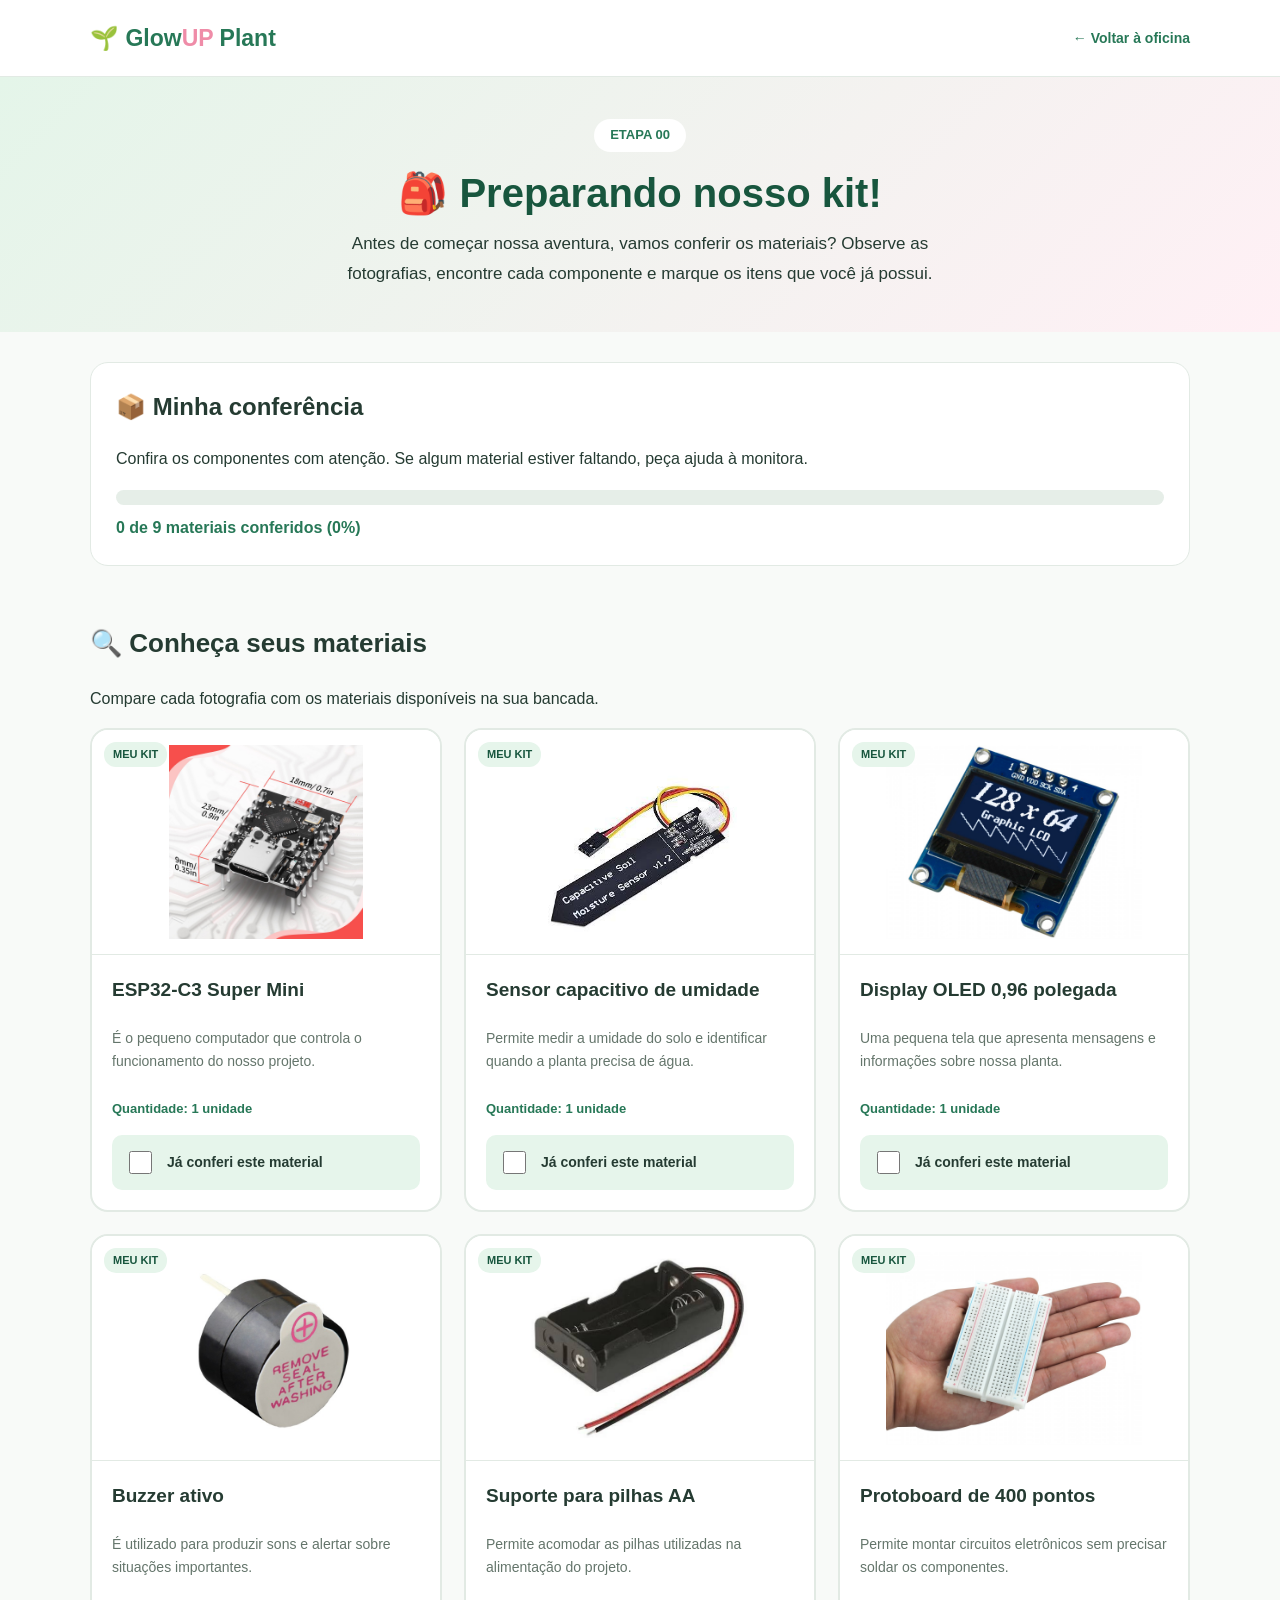
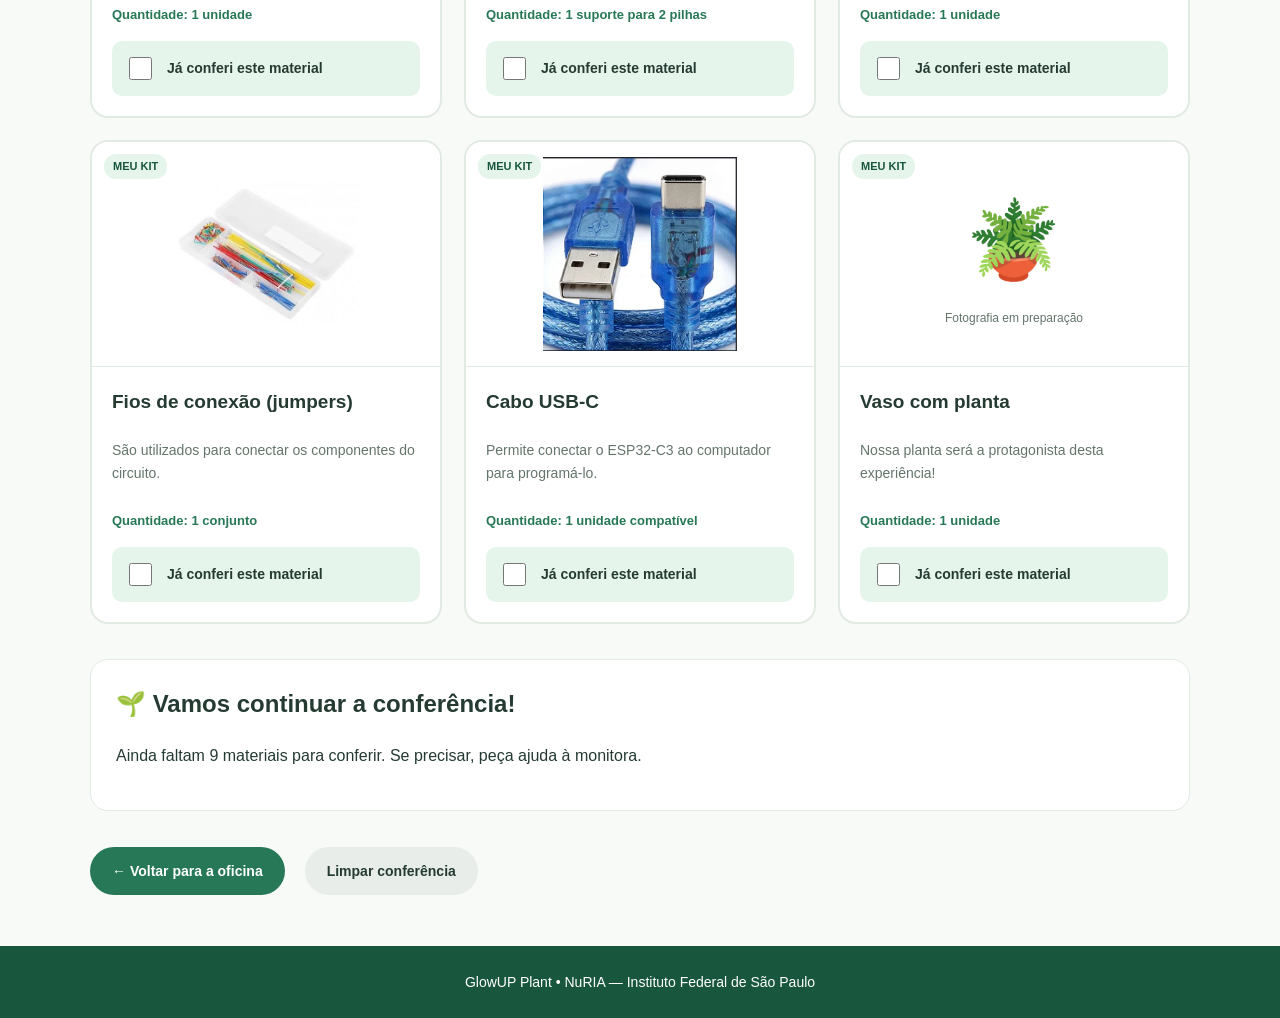
<file: materiais.html>
<!DOCTYPE html>
<html lang="pt-BR">

<head>
<meta charset="UTF-8">
<meta name="viewport" content="width=device-width, initial-scale=1.0">

<title>Conferência dos Materiais | GlowUP Plant</title>

<link rel="stylesheet" href="style.css">
</head>

<body class="pagina-materiais">

<!-- CABEÇALHO -->

<header>

    <div class="container topo">

        <div class="logo">
            🌱 Glow<span>UP</span> Plant
        </div>

        <a class="voltar" href="index.html">
            ← Voltar à oficina
        </a>

    </div>

</header>


<!-- APRESENTAÇÃO -->

<section class="hero">

    <div class="container">

        <span class="etiqueta">
            ETAPA 00
        </span>

        <h1>
            🎒 Preparando nosso kit!
        </h1>

        <p>
            Antes de começar nossa aventura,
            vamos conferir os materiais?

            Observe as fotografias, encontre cada
            componente e marque os itens
            que você já possui.
        </p>

    </div>

</section>


<main class="container">

    <!-- PROGRESSO -->

    <section class="progresso">

        <h2>📦 Minha conferência</h2>

        <p>
            Confira os componentes com atenção.
            Se algum material estiver faltando,
            peça ajuda à monitora.
        </p>

        <div class="barra"
             id="barra"
             role="progressbar"
             aria-label="Materiais conferidos"
             aria-valuemin="0"
             aria-valuemax="100"
             aria-valuenow="0">

            <div class="preenchimento"
                 id="preenchimento">
            </div>

        </div>

        <div class="contador"
             id="contador"
             aria-live="polite">

            0 de 9 materiais conferidos

        </div>

    </section>


    <!-- LISTA DE MATERIAIS -->

    <section class="secao">

        <h2>🔍 Conheça seus materiais</h2>

        <p>
            Compare cada fotografia com os
            materiais disponíveis na sua bancada.
        </p>

        <div class="grid" id="listaMateriais">
        </div>

    </section>


    <!-- RESULTADO -->

    <section class="resultado"
             id="resultado"
             aria-live="polite">

        <h2 id="tituloResultado">
            🌱 Vamos conferir?
        </h2>

        <p id="mensagemResultado">
            Marque os materiais conforme
            encontrá-los na sua bancada.
        </p>

    </section>


    <div class="botoes">

        <a class="botao" href="index.html">
            ← Voltar para a oficina
        </a>

        <button class="botao botao-secundario"
                id="reiniciar">

            Limpar conferência

        </button>

    </div>

</main>


<footer>
    GlowUP Plant • NuRIA — Instituto Federal de São Paulo
</footer>


<script>

/* ==========================================
   GLOWUP PLANT
   CONFERÊNCIA DOS MATERIAIS - V1.1
   ========================================== */

/*
   ATENÇÃO:

   As imagens são carregadas da pasta:

   glowup_imagens/

   As imagens de detalhe e com sufixo _2
   ficam reservadas para as próximas etapas.
*/


const materiais = [

    {
        id: "esp32",

        nome: "ESP32-C3 Super Mini",

        quantidade: "1 unidade",

        imagem:
            "glowup_imagens/esp32_c3_supermini.jpg",

        descricao:
            "É o pequeno computador que controla " +
            "o funcionamento do nosso projeto.",

        icone: "🔌"
    },

    {
        id: "sensor",

        nome: "Sensor capacitivo de umidade",

        quantidade: "1 unidade",

        imagem:
            "glowup_imagens/sensor_umidade_capacitivo_1.jpeg",

        descricao:
            "Permite medir a umidade do solo " +
            "e identificar quando a planta " +
            "precisa de água.",

        icone: "💧"
    },

    {
        id: "oled",

        nome: "Display OLED 0,96 polegada",

        quantidade: "1 unidade",

        imagem:
            "glowup_imagens/display-oled-096-i2c-128x64-branco.jpg",

        descricao:
            "Uma pequena tela que apresenta " +
            "mensagens e informações " +
            "sobre nossa planta.",

        icone: "🖥️"
    },

    {
        id: "buzzer",

        nome: "Buzzer ativo",

        quantidade: "1 unidade",

        imagem:
            "glowup_imagens/buzzer_ativo.jpg",

        descricao:
            "É utilizado para produzir sons " +
            "e alertar sobre situações importantes.",

        icone: "🔔"
    },

    {
        id: "pilhas",

        nome: "Suporte para pilhas AA",

        quantidade: "1 suporte para 2 pilhas",

        imagem: "glowup_imagens/suporte_pilha_AA.jpeg",

        descricao:
            "Permite acomodar as pilhas " +
            "utilizadas na alimentação do projeto.",

        icone: "🔋"
    },

    {
        id: "protoboard",

        nome: "Protoboard de 400 pontos",

        quantidade: "1 unidade",

        imagem:
            "glowup_imagens/protoboard_400_pontos1.jpg",

        descricao:
            "Permite montar circuitos eletrônicos " +
            "sem precisar soldar os componentes.",

        icone: "🔧"
    },

    {
        id: "jumpers",

        nome: "Fios de conexão (jumpers)",

        quantidade: "1 conjunto",

        imagem:
            "glowup_imagens/kit_fio_cabinho.jpeg",

        descricao:
            "São utilizados para conectar " +
            "os componentes do circuito.",

        icone: "🌈"
    },

    {
        id: "usb",

        nome: "Cabo USB-C",

        quantidade: "1 unidade compatível",

        imagem:
            "glowup_imagens/Cabo_usb_C.png",

        descricao:
            "Permite conectar o ESP32-C3 " +
            "ao computador para programá-lo.",

        icone: "🔗"
    },

    {
        id: "planta",

        nome: "Vaso com planta",

        quantidade: "1 unidade",

        imagem: "",

        descricao:
            "Nossa planta será a protagonista " +
            "desta experiência!",

        icone: "🪴"
    }

];


/* ==========================================
   ARMAZENAMENTO LOCAL
   ========================================== */

const CHAVE = "glowup-materiais-v1";

let conferidos = {};

try {

    const dados = localStorage.getItem(CHAVE);

    if (dados) {

        const objeto = JSON.parse(dados);

        if (
            objeto &&
            typeof objeto === "object" &&
            !Array.isArray(objeto)
        ) {
            conferidos = objeto;
        }

    }

} catch (erro) {

    console.warn(
        "Erro ao carregar conferência:",
        erro
    );

}


/* SALVAR */

function salvar() {

    try {

        localStorage.setItem(
            CHAVE,
            JSON.stringify(conferidos)
        );

    } catch (erro) {

        console.warn(
            "Erro ao salvar conferência:",
            erro
        );

    }

}


/* ==========================================
   GERAR CARTÕES
   ========================================== */

const lista = document.getElementById(
    "listaMateriais"
);


function renderizar() {

    lista.innerHTML = "";

    materiais.forEach(material => {

        const marcado =
            conferidos[material.id] === true;

        const card = document.createElement(
            "article"
        );

        card.className = marcado
            ? "card conferido"
            : "card";


        /* ÁREA DA IMAGEM */

        const fotoContainer = document.createElement(
            "div"
        );

        fotoContainer.className = "foto-container";


        if (material.imagem) {

            const imagem = document.createElement(
                "img"
            );

            imagem.className = "foto";

            imagem.src = material.imagem;

            imagem.alt =
                "Fotografia de " + material.nome;

            imagem.loading = "lazy";

            /*
               Caso a imagem não seja encontrada,
               apresenta um ícone em seu lugar.
            */

            imagem.onerror = function() {

                const placeholder = document.createElement(
                    "div"
                );

                placeholder.className =
                    "foto-placeholder";

                const icone = document.createElement(
                    "span"
                );

                icone.textContent = material.icone;

                const texto = document.createElement(
                    "small"
                );

                texto.textContent =
                    "Imagem não disponível";

                placeholder.appendChild(icone);
                placeholder.appendChild(texto);

                fotoContainer.replaceChildren(
                    placeholder
                );

            };

            fotoContainer.appendChild(imagem);

        } else {

            const placeholder = document.createElement(
                "div"
            );

            placeholder.className =
                "foto-placeholder";

            const icone = document.createElement(
                "span"
            );

            icone.textContent = material.icone;

            const texto = document.createElement(
                "small"
            );

            texto.textContent =
                "Fotografia em preparação";

            placeholder.appendChild(icone);
            placeholder.appendChild(texto);

            fotoContainer.appendChild(placeholder);

        }


        /* SELO */

        const selo = document.createElement(
            "span"
        );

        selo.className = "selo";

        selo.textContent = marcado
            ? "✓ CONFERIDO"
            : "MEU KIT";

        fotoContainer.appendChild(selo);


        /* CONTEÚDO */

        const conteudo = document.createElement(
            "div"
        );

        conteudo.className = "conteudo";


        const titulo = document.createElement(
            "h3"
        );

        titulo.textContent = material.nome;


        const descricao = document.createElement(
            "p"
        );

        descricao.className = "descricao";

        descricao.textContent =
            material.descricao;


        const quantidade = document.createElement(
            "p"
        );

        quantidade.className = "quantidade";

        quantidade.textContent =
            "Quantidade: " + material.quantidade;


        /* CHECKBOX */

        const label = document.createElement(
            "label"
        );

        label.className = "opcao";


        const checkbox = document.createElement(
            "input"
        );

        checkbox.type = "checkbox";

        checkbox.checked = marcado;

        checkbox.dataset.id = material.id;


        const texto = document.createElement(
            "span"
        );

        texto.textContent =
            "Já conferi este material";


        label.appendChild(checkbox);
        label.appendChild(texto);


        /* MONTAGEM */

        conteudo.appendChild(titulo);
        conteudo.appendChild(descricao);
        conteudo.appendChild(quantidade);
        conteudo.appendChild(label);

        card.appendChild(fotoContainer);
        card.appendChild(conteudo);

        lista.appendChild(card);

    });

}


/* ==========================================
   ATUALIZAR CHECKBOX
   ========================================== */

lista.addEventListener(
    "change",
    function(evento) {

        const elemento = evento.target;

        if (
            !elemento.matches(
                "input[type='checkbox']"
            )
        ) {
            return;
        }

        conferidos[elemento.dataset.id] =
            elemento.checked;

        salvar();

        const card = elemento.closest(".card");

        card.classList.toggle(
            "conferido",
            elemento.checked
        );

        const selo = card.querySelector(".selo");

        selo.textContent = elemento.checked
            ? "✓ CONFERIDO"
            : "MEU KIT";

        atualizarProgresso();

    }
);


/* ==========================================
   BARRA DE PROGRESSO
   ========================================== */

function atualizarProgresso() {

    const total = materiais.length;

    const concluidos = materiais.filter(
        material =>
            conferidos[material.id] === true
    ).length;

    const porcentagem = Math.round(
        (concluidos / total) * 100
    );


    document.getElementById(
        "preenchimento"
    ).style.width = porcentagem + "%";


    document.getElementById(
        "contador"
    ).textContent =
        `${concluidos} de ${total} materiais conferidos (${porcentagem}%)`;


    document.getElementById(
        "barra"
    ).setAttribute(
        "aria-valuenow",
        porcentagem
    );


    const resultado = document.getElementById(
        "resultado"
    );

    const titulo = document.getElementById(
        "tituloResultado"
    );

    const mensagem = document.getElementById(
        "mensagemResultado"
    );


    if (concluidos === total) {

        resultado.classList.add("completo");

        titulo.textContent =
            "🎉 Parabéns! Seu kit está completo!";

        mensagem.textContent =
            "Todos os materiais foram conferidos. " +
            "Você está pronta para iniciar " +
            "sua jornada GlowUP!";

    } else {

        resultado.classList.remove("completo");

        titulo.textContent =
            "🌱 Vamos continuar a conferência!";

        mensagem.textContent =
            `Ainda faltam ${total - concluidos} materiais ` +
            "para conferir. Se precisar, " +
            "peça ajuda à monitora.";

    }

}


/* ==========================================
   REINICIAR CONFERÊNCIA
   ========================================== */

document.getElementById(
    "reiniciar"
).addEventListener(
    "click",
    function() {

        const confirmar = confirm(
            "Deseja limpar todas as marcações?"
        );

        if (!confirmar) {
            return;
        }

        conferidos = {};

        salvar();

        renderizar();

        atualizarProgresso();

    }
);


/* ==========================================
   INICIALIZAÇÃO
   ========================================== */

renderizar();

atualizarProgresso();

</script>

</body>
</html>
</file>
<file: style.css>
/* GlowUp IoT — style.css — estilos comuns e paginas da oficina */
:root{--verde:#247c58;--verde-escuro:#174b39;--verde-claro:#e6f6ec;--rosa:#e86695;--rosa-claro:#fff0f5;--fundo:#f7faf8;--texto:#2a4238;--borda:#dfeae3}
*{box-sizing:border-box}html{scroll-behavior:smooth}
body{margin:0;background:var(--fundo);color:var(--texto);font:16px/1.65 Arial,Helvetica,sans-serif}
.container{width:92%;max-width:1120px;margin:auto}a{color:var(--verde)}
header{background:white;border-bottom:1px solid var(--borda)}
.topo{min-height:85px;display:flex;justify-content:space-between;align-items:center;gap:15px;flex-wrap:wrap;padding:12px 0}
.logo{font-size:24px;font-weight:bold;color:var(--verde)}.logo span{color:var(--rosa)}
.topo-direita{display:flex;flex-direction:column;align-items:flex-end;gap:4px}
.instituicao-topo{font-size:13px;color:#668174;text-align:right}.versao{font-size:11px;color:#8b9c92;font-weight:normal}
.hero{background:linear-gradient(135deg,#e5f6eb,#fff0f5);padding:55px 0}.hero-conteudo{max-width:850px}
.tag{display:inline-block;background:white;color:var(--verde);padding:7px 16px;border-radius:25px;font-size:13px;font-weight:bold}
.hero h1{font-size:clamp(29px,5vw,46px);line-height:1.2;color:var(--verde-escuro);margin:20px 0}.hero h1 span{color:var(--rosa)}
.hero p{max-width:760px;font-size:17px;line-height:1.8}.botoes-hero{margin-top:25px}
.botao{display:inline-block;padding:12px 20px;margin:6px 8px 6px 0;border-radius:10px;background:var(--verde);color:white;text-decoration:none;font-size:14px;font-weight:bold;transition:background .2s}
.botao:hover{background:var(--verde-escuro)}.botao-secundario{background:white;color:var(--verde);border:1px solid #b8d3c2}.botao-secundario:hover{background:var(--verde-claro)}
.indicadores{display:grid;grid-template-columns:repeat(2,minmax(0,1fr));gap:20px;margin:35px 0}
.indicador{padding:25px;border-radius:16px;background:white;border:1px solid var(--borda)}
.indicador h3{font-size:15px;color:#637c6e;margin:0 0 12px}.indicador strong{display:block;font-size:27px;color:var(--verde);margin-bottom:10px}.indicador a{font-size:14px;font-weight:bold;text-decoration:none}
.barra-progresso{height:13px;background:#e5eee8;border-radius:20px;overflow:hidden}.preenchimento{height:100%;width:0;background:linear-gradient(90deg,#47b582,#ec83ab);transition:width .3s}
.titulo-secao{margin:45px 0 10px;color:var(--verde-escuro);font-size:29px}.introducao-etapas{margin-bottom:25px;color:#667c70}
.grade-etapas{display:grid;grid-template-columns:repeat(2,minmax(0,1fr));gap:22px;margin-bottom:55px}
.cartao{display:flex;flex-direction:column;overflow:hidden;border-radius:18px;background:white;border:1px solid var(--borda);transition:transform .2s,box-shadow .2s}
.cartao:hover{transform:translateY(-3px);box-shadow:0 8px 25px #174b3912}.cartao-conteudo{padding:25px;flex:1}
.numero-etapa{display:inline-block;padding:6px 14px;border-radius:25px;background:var(--verde-claro);color:var(--verde);font-size:12px;font-weight:bold}
.icone-etapa{font-size:40px;margin:17px 0}.cartao h3{font-size:22px;line-height:1.35;margin:10px 0;color:var(--verde-escuro)}.cartao p{font-size:15px;color:#647d70;min-height:65px}
.estado-etapa{margin-top:20px;font-size:13px;font-weight:bold;line-height:2;color:var(--verde)}
.acoes-etapa{display:grid;grid-template-columns:repeat(2,1fr);gap:12px;padding:17px;border-top:1px solid var(--borda)}
.acoes-etapa a{display:block;padding:11px 8px;border-radius:9px;text-align:center;text-decoration:none;font-size:14px;font-weight:bold;background:var(--verde-claro);color:var(--verde)}
.acoes-etapa a:nth-child(2){background:var(--rosa-claro);color:#ae3d69}.acoes-etapa a.desabilitado{background:#f0f3f1;color:#88968d;cursor:default}
footer{background:var(--verde-escuro);color:white;padding:32px 15px;text-align:center}
footer .nome-oficina{font-weight:bold;font-size:16px;margin-bottom:10px}footer .nome-instituto{font-size:13px;line-height:1.8}footer .nuria{margin-top:12px;font-size:12px;opacity:.85}
@media(max-width:700px){.indicadores,.grade-etapas{grid-template-columns:1fr}.hero{padding:38px 0}.topo-direita{align-items:flex-start}.instituicao-topo{text-align:left}.cartao p{min-height:auto}}


/* ===== ESTILOS ORIGINAIS: etapa01.html ===== */

body.pagina-etapa01 {--g:#247c58;--dark:#174b39;--pink:#e86695;--line:#dfeae3}
body.pagina-etapa01 * {box-sizing:border-box}
body.pagina-etapa01 {margin:0;background:#f7faf8;color:#2a4238;font:16px/1.7 Arial,sans-serif}
body.pagina-etapa01 .wrap {max-width:940px;margin:auto;padding:0 20px}
body.pagina-etapa01 header {background:white;border-bottom:1px solid var(--line)}
body.pagina-etapa01 nav {min-height:70px;display:flex;justify-content:space-between;align-items:center;gap:12px;flex-wrap:wrap}
body.pagina-etapa01 .brand {font-weight:bold;font-size:23px;color:var(--g)}
body.pagina-etapa01 .brand span {color:var(--pink)}
body.pagina-etapa01 a {color:var(--g)}
body.pagina-etapa01 .hero {background:linear-gradient(120deg,#e5f6eb,#fff0f5);text-align:center;padding:40px 10px}
body.pagina-etapa01 .hero h1 {font-size:clamp(27px,4.5vw,39px);color:var(--dark);margin:10px}
body.pagina-etapa01 .tag {color:var(--g);background:white;border-radius:25px;padding:7px 14px;font-size:13px;font-weight:bold}
body.pagina-etapa01 .block {background:white;border:1px solid var(--line);border-radius:18px;padding:27px;margin:24px 0}
body.pagina-etapa01 .block h2 {color:var(--dark);margin-top:0}
body.pagina-etapa01 .block h3 {color:var(--dark)}
body.pagina-etapa01 .pic {max-width:100%;max-height:370px;display:block;margin:20px auto;object-fit:contain}
body.pagina-etapa01 .piclink img {width:100%;height:auto;max-width:780px;display:block;margin:18px auto;border:1px solid var(--line);border-radius:12px}
body.pagina-etapa01 .caption {text-align:center;font-size:13px;color:#718579}
body.pagina-etapa01 .note {background:#e8f6ee;padding:17px;border-radius:11px;margin:18px 0}
body.pagina-etapa01 .warn {background:#fff5e8;padding:17px;border-left:5px solid #e9a23b;border-radius:9px;margin:18px 0}
body.pagina-etapa01 .danger {background:#fff0f0;padding:18px;border-left:5px solid #de4c4c;border-radius:9px}
body.pagina-etapa01 .versions {display:grid;grid-template-columns:1fr 1fr;gap:14px}
body.pagina-etapa01 .version {padding:17px;text-align:center;border-radius:10px;background:#e4f6e8}
body.pagina-etapa01 .version.bad {background:#fee6e6}
body.pagina-etapa01 .version img {width:90px;height:90px;object-fit:contain}
body.pagina-etapa01 .table {overflow-x:auto}
body.pagina-etapa01 table {border-collapse:collapse;width:100%;font-size:14px}
body.pagina-etapa01 th, body.pagina-etapa01 td {border:1px solid var(--line);padding:10px;text-align:left}
body.pagina-etapa01 th {background:var(--g);color:white}
body.pagina-etapa01 .check {display:flex;gap:13px;align-items:center;background:#e6f6ec;border-radius:10px;padding:14px;margin-top:20px;font-weight:bold;cursor:pointer}
body.pagina-etapa01 .check input {width:22px;height:22px;accent-color:var(--g);flex-shrink:0}
body.pagina-etapa01 .advanced {border:2px solid #f0aac4;scroll-margin-top:20px}
body.pagina-etapa01 .advanced h2 {color:#ac3663}
body.pagina-etapa01 .advanced .check {background:#fff0f5}
body.pagina-etapa01 .code {position:relative;background:#1e293b;border-radius:12px;color:#f1f5f9;padding:18px;margin:18px 0;overflow:auto}
body.pagina-etapa01 .code pre {margin:28px 0 0;white-space:pre;font:14px/1.65 Consolas,Monaco,monospace}
body.pagina-etapa01 .copy {position:absolute;right:9px;top:9px;background:#def7e8;color:#174b39;border:0;border-radius:7px;padding:6px 11px;cursor:pointer}
body.pagina-etapa01 .bar {height:13px;background:#e4eee7;border-radius:20px;overflow:hidden}
body.pagina-etapa01 .fill {height:100%;width:0;background:linear-gradient(90deg,#47b582,#ec83ab)}
body.pagina-etapa01 .btn {display:inline-block;background:var(--g);color:#fff;text-decoration:none;border:0;border-radius:10px;padding:11px 16px;margin:6px;cursor:pointer;font-weight:bold}
body.pagina-etapa01 .btn.alt {background:#e8eeea;color:var(--dark)}
body.pagina-etapa01 footer {background:var(--dark);color:white;text-align:center;padding:24px}
body.pagina-etapa01 .end {text-align:center;background:#e7f6ed;border-radius:14px;padding:24px;margin:25px 0}
@media(max-width:620px){
    body.pagina-etapa01 .versions {grid-template-columns:1fr}
    body.pagina-etapa01 .block {padding:18px}
}



/* ===== ESTILOS ORIGINAIS: etapa02.html ===== */


/* ==========================================
   GLOWUP PLANT — ETAPA 02 — V1.2
   ========================================== */

body.pagina-etapa02 {
    --verde: #247c58;
    --verde-escuro: #174b39;
    --verde-claro: #e6f6ec;
    --rosa: #e86695;
    --rosa-claro: #fff0f5;
    --fundo: #f7faf8;
    --texto: #2a4238;
    --borda: #dfeae3;
}

body.pagina-etapa02 * {
    box-sizing: border-box;
}

body.pagina-etapa02 {
    scroll-behavior: smooth;
}

body.pagina-etapa02 {
    margin: 0;
    background: var(--fundo);
    color: var(--texto);
    font-family: Arial, Helvetica, sans-serif;
    font-size: 16px;
    line-height: 1.7;
}

body.pagina-etapa02 .container {
    width: 92%;
    max-width: 950px;
    margin: auto;
}

body.pagina-etapa02 a {
    color: var(--verde);
}

/* CABEÇALHO */

body.pagina-etapa02 header {
    background: white;
    border-bottom: 1px solid var(--borda);
}

body.pagina-etapa02 .topo {
    min-height: 75px;
    display: flex;
    align-items: center;
    justify-content: space-between;
    gap: 15px;
    flex-wrap: wrap;
}

body.pagina-etapa02 .logo {
    color: var(--verde);
    font-size: 23px;
    font-weight: bold;
}

body.pagina-etapa02 .logo span {
    color: var(--rosa);
}

body.pagina-etapa02 .voltar {
    text-decoration: none;
    font-weight: bold;
    font-size: 14px;
}

body.pagina-etapa02 .versao {
    font-size: 12px;
    color: #718579;
}

/* APRESENTAÇÃO */

body.pagina-etapa02 .hero {
    background: linear-gradient(
        135deg,
        #e5f6eb,
        #fff0f5
    );

    text-align: center;
    padding: 45px 15px;
}

body.pagina-etapa02 .hero h1 {
    color: var(--verde-escuro);
    font-size: clamp(28px, 5vw, 40px);
    margin: 12px 0;
}

body.pagina-etapa02 .hero p {
    max-width: 700px;
    margin: auto;
}

body.pagina-etapa02 .tag {
    display: inline-block;
    background: white;
    color: var(--verde);
    padding: 6px 15px;
    border-radius: 25px;
    font-weight: bold;
    font-size: 13px;
}

/* BLOCOS */

body.pagina-etapa02 .bloco {
    background: white;
    border: 1px solid var(--borda);
    border-radius: 18px;
    padding: 28px;
    margin: 25px 0;
}

body.pagina-etapa02 .bloco h2 {
    color: var(--verde-escuro);
    margin-top: 0;
}

body.pagina-etapa02 .bloco h3 {
    color: var(--verde-escuro);
    margin-top: 25px;
}

/* IMAGENS */

body.pagina-etapa02 .foto {
    display: block;
    width: 100%;
    max-width: 480px;
    max-height: 350px;
    object-fit: contain;
    margin: 22px auto;
}

body.pagina-etapa02 .imagem-link {
    display: block;
    max-width: 820px;
    margin: 20px auto 8px;
}

body.pagina-etapa02 .imagem-link img {
    display: block;
    width: 100%;
    height: auto;
    border-radius: 12px;
    border: 1px solid var(--borda);
}

body.pagina-etapa02 .imagem-link:hover img {
    border-color: var(--verde);
}

body.pagina-etapa02 .legenda {
    text-align: center;
    color: #718579;
    font-size: 13px;
}

/* DESTAQUES */

body.pagina-etapa02 .destaque {
    background: var(--verde-claro);
    border-radius: 12px;
    padding: 18px;
    margin: 20px 0;
}

body.pagina-etapa02 .aviso {
    background: #fff5e8;
    border-left: 5px solid #e9a23b;
    border-radius: 9px;
    padding: 18px;
    margin: 20px 0;
}

/* PROGRESSO */

body.pagina-etapa02 .barra {
    height: 14px;
    background: #e4eee7;
    border-radius: 20px;
    overflow: hidden;
}

body.pagina-etapa02 .preenchimento {
    width: 0%;
    height: 100%;
    background: linear-gradient(
        90deg,
        #47b582,
        #ec83ab
    );
    transition: width 0.3s;
}

body.pagina-etapa02 #contador {
    color: var(--verde);
    font-weight: bold;
}

/* TABELAS */

body.pagina-etapa02 .tabela-container {
    overflow-x: auto;
}

body.pagina-etapa02 table {
    border-collapse: collapse;
    width: 100%;
    font-size: 14px;
    margin: 20px 0;
}

body.pagina-etapa02 th, body.pagina-etapa02 td {
    padding: 12px;
    border: 1px solid var(--borda);
    text-align: left;
}

body.pagina-etapa02 th {
    background: var(--verde);
    color: white;
}

body.pagina-etapa02 tr:nth-child(even) {
    background: #f5faf6;
}

/* CÓDIGOS */

body.pagina-etapa02 .codigo {
    position: relative;
    background: #1e293b;
    color: #f1f5f9;
    border-radius: 12px;
    padding: 20px;
    margin: 20px 0;
    overflow-x: auto;
}

body.pagina-etapa02 .codigo pre {
    margin: 35px 0 0;
    font-family: Consolas, Monaco, monospace;
    font-size: 14px;
    line-height: 1.65;
    white-space: pre;
    tab-size: 2;
}

body.pagina-etapa02 .copiar {
    position: absolute;
    right: 12px;
    top: 12px;

    background: #dff4e6;
    color: var(--verde-escuro);

    padding: 7px 13px;
    border: none;
    border-radius: 8px;

    font-weight: bold;
    cursor: pointer;
}

/* CHECKBOXES */

body.pagina-etapa02 .check {
    display: flex;
    align-items: center;
    gap: 12px;

    background: var(--verde-claro);
    padding: 15px;
    border-radius: 10px;

    margin-top: 25px;

    cursor: pointer;
    font-weight: bold;
}

body.pagina-etapa02 .check input {
    width: 23px;
    height: 23px;
    accent-color: var(--verde);
    flex-shrink: 0;
}

/* DESAFIOS AVANÇADOS */

body.pagina-etapa02 .avancado {
    border: 2px solid #f0aac4;
    scroll-margin-top: 20px;
}

body.pagina-etapa02 .avancado > h2 {
    color: #ac3663;
}

body.pagina-etapa02 .desafio {
    padding: 8px 0 25px;
    border-bottom: 2px dashed #e8c0cf;
    margin-bottom: 25px;
}

body.pagina-etapa02 .desafio:last-of-type {
    border-bottom: none;
}

body.pagina-etapa02 .desafio h3 {
    color: #ac3663;
    font-size: 21px;
}

body.pagina-etapa02 .desafio .check {
    background: var(--rosa-claro);
}

body.pagina-etapa02 .solucao {
    border: 2px solid #57b785;
}

/* Garante que as soluções permaneçam ocultas. */

body.pagina-etapa02 [hidden] {
    display: none !important;
}

/* BOTÕES */

body.pagina-etapa02 .botao {
    display: inline-block;

    background: var(--verde);
    color: white;

    padding: 11px 19px;
    border-radius: 10px;

    border: none;
    text-decoration: none;

    font-weight: bold;
    font-size: 14px;

    cursor: pointer;
    margin: 6px 6px 6px 0;
}

body.pagina-etapa02 .botao:hover {
    filter: brightness(0.94);
}

body.pagina-etapa02 .botao-secundario {
    background: #e8eeea;
    color: var(--verde-escuro);
}

body.pagina-etapa02 .botao-solucao {
    background: var(--rosa-claro);
    color: #ac3663;
    border: 1px solid #efb5c8;
}

/* FINALIZAÇÃO */

body.pagina-etapa02 .resultado {
    background: var(--verde-claro);
    text-align: center;
    padding: 25px;
    border-radius: 18px;
    margin: 30px 0;
}

body.pagina-etapa02 .resultado h2 {
    color: var(--verde-escuro);
}

/* RODAPÉ */

body.pagina-etapa02 footer {
    background: var(--verde-escuro);
    color: white;
    text-align: center;
    padding: 25px;
    font-size: 14px;
}

/* RESPONSIVIDADE */

@media(max-width: 600px) {

    body.pagina-etapa02 .bloco {
        padding: 19px;
    }

    body.pagina-etapa02 .hero {
        padding: 35px 15px;
    }

    body.pagina-etapa02 .codigo {
        padding: 15px;
    }

    body.pagina-etapa02 .codigo pre {
        font-size: 12px;
    }

    body.pagina-etapa02 .desafio h3 {
        font-size: 19px;
    }

}




/* ===== ESTILOS ORIGINAIS: etapa03.html ===== */


/* ==========================================
   GLOWUP PLANT — ETAPA 03 — V1.1
   ========================================== */

body.pagina-etapa03 {
    --verde: #247c58;
    --verde-escuro: #174b39;
    --verde-claro: #e6f6ec;
    --rosa: #e86695;
    --rosa-claro: #fff0f5;
    --fundo: #f7faf8;
    --texto: #2a4238;
    --borda: #dfeae3;
}

body.pagina-etapa03 * {
    box-sizing: border-box;
}

body.pagina-etapa03 {
    scroll-behavior: smooth;
}

body.pagina-etapa03 {
    margin: 0;
    background: var(--fundo);
    color: var(--texto);
    font-family: Arial, Helvetica, sans-serif;
    font-size: 16px;
    line-height: 1.7;
}

body.pagina-etapa03 .container {
    width: 92%;
    max-width: 950px;
    margin: auto;
}

body.pagina-etapa03 a {
    color: var(--verde);
}

body.pagina-etapa03 header {
    background: white;
    border-bottom: 1px solid var(--borda);
}

body.pagina-etapa03 .topo {
    min-height: 75px;
    display: flex;
    align-items: center;
    justify-content: space-between;
    gap: 15px;
    flex-wrap: wrap;
}

body.pagina-etapa03 .logo {
    color: var(--verde);
    font-size: 23px;
    font-weight: bold;
}

body.pagina-etapa03 .logo span {
    color: var(--rosa);
}

body.pagina-etapa03 .voltar {
    text-decoration: none;
    font-weight: bold;
    font-size: 14px;
}

body.pagina-etapa03 .versao {
    font-size: 12px;
    color: #718579;
}

body.pagina-etapa03 .hero {
    background: linear-gradient(
        135deg,
        #e5f6eb,
        #fff0f5
    );

    text-align: center;
    padding: 45px 15px;
}

body.pagina-etapa03 .hero h1 {
    color: var(--verde-escuro);
    font-size: clamp(28px, 5vw, 40px);
    margin: 12px 0;
}

body.pagina-etapa03 .hero p {
    max-width: 700px;
    margin: auto;
}

body.pagina-etapa03 .tag {
    display: inline-block;
    background: white;
    color: var(--verde);
    padding: 6px 15px;
    border-radius: 25px;
    font-weight: bold;
    font-size: 13px;
}

/* BLOCOS */

body.pagina-etapa03 .bloco {
    background: white;
    border: 1px solid var(--borda);
    border-radius: 18px;
    padding: 28px;
    margin: 25px 0;
}

body.pagina-etapa03 .bloco h2 {
    color: var(--verde-escuro);
    margin-top: 0;
}

body.pagina-etapa03 .bloco h3 {
    color: var(--verde-escuro);
    margin-top: 25px;
}

body.pagina-etapa03 .bloco h4 {
    color: var(--verde-escuro);
}

/* IMAGENS */

body.pagina-etapa03 .foto {
    display: block;
    width: 100%;
    max-width: 480px;
    max-height: 350px;
    object-fit: contain;
    margin: 22px auto;
}

body.pagina-etapa03 .imagem-link {
    display: block;
    max-width: 820px;
    margin: 20px auto 8px;
}

body.pagina-etapa03 .imagem-link img {
    display: block;
    width: 100%;
    height: auto;
    border-radius: 12px;
    border: 1px solid var(--borda);
}

body.pagina-etapa03 .imagem-link:hover img {
    border-color: var(--verde);
}

body.pagina-etapa03 .legenda {
    text-align: center;
    color: #718579;
    font-size: 13px;
}

/* DESTAQUES */

body.pagina-etapa03 .destaque {
    background: var(--verde-claro);
    border-radius: 12px;
    padding: 18px;
    margin: 20px 0;
}

body.pagina-etapa03 .aviso {
    background: #fff5e8;
    border-left: 5px solid #e9a23b;
    border-radius: 9px;
    padding: 18px;
    margin: 20px 0;
}

/* PROGRESSO */

body.pagina-etapa03 .barra {
    height: 14px;
    background: #e4eee7;
    border-radius: 20px;
    overflow: hidden;
}

body.pagina-etapa03 .preenchimento {
    width: 0;
    height: 100%;
    background: linear-gradient(
        90deg,
        #47b582,
        #ec83ab
    );
    transition: width 0.3s;
}

body.pagina-etapa03 #contador {
    color: var(--verde);
    font-weight: bold;
}

/* TABELAS */

body.pagina-etapa03 .tabela-container {
    overflow-x: auto;
}

body.pagina-etapa03 table {
    border-collapse: collapse;
    width: 100%;
    font-size: 14px;
    margin: 20px 0;
}

body.pagina-etapa03 th, body.pagina-etapa03 td {
    padding: 12px;
    border: 1px solid var(--borda);
    text-align: left;
}

body.pagina-etapa03 th {
    background: var(--verde);
    color: white;
}

body.pagina-etapa03 tr:nth-child(even) {
    background: #f5faf6;
}

/* CÓDIGOS */

body.pagina-etapa03 .codigo {
    position: relative;
    background: #1e293b;
    color: #f1f5f9;
    border-radius: 12px;
    padding: 20px;
    margin: 20px 0;
    overflow-x: auto;
}

body.pagina-etapa03 .codigo pre {
    margin: 35px 0 0;
    font-family: Consolas, Monaco, monospace;
    font-size: 14px;
    line-height: 1.65;
    white-space: pre;
    tab-size: 2;
}

body.pagina-etapa03 .copiar {
    position: absolute;
    right: 12px;
    top: 12px;
    background: #dff4e6;
    color: var(--verde-escuro);
    padding: 7px 13px;
    border: none;
    border-radius: 8px;
    font-weight: bold;
    cursor: pointer;
}

/* CHECKBOXES */

body.pagina-etapa03 .check {
    display: flex;
    align-items: center;
    gap: 12px;
    background: var(--verde-claro);
    padding: 15px;
    border-radius: 10px;
    margin-top: 15px;
    cursor: pointer;
    font-weight: bold;
}

body.pagina-etapa03 .check input {
    width: 23px;
    height: 23px;
    accent-color: var(--verde);
    flex-shrink: 0;
}

/* REGISTRO DAS MEDIÇÕES */

body.pagina-etapa03 .registro {
    background: #f9fcfa;
    border: 1px solid var(--borda);
    border-radius: 12px;
    padding: 20px;
    margin: 22px 0;
}

body.pagina-etapa03 .registro h3 {
    margin-top: 0;
}

body.pagina-etapa03 .campo-medicao {
    display: grid;
    grid-template-columns: 1fr 170px;
    align-items: center;
    gap: 15px;
    padding: 13px 0;
    border-bottom: 1px solid var(--borda);
}

body.pagina-etapa03 .campo-medicao:last-child {
    border-bottom: none;
}

body.pagina-etapa03 .campo-medicao label {
    font-weight: bold;
}

body.pagina-etapa03 .campo-medicao input {
    width: 100%;
    padding: 11px;
    border: 1px solid #b8d3c2;
    border-radius: 8px;
    background: white;
    font-size: 16px;
}

body.pagina-etapa03 .campo-medicao input:focus {
    outline: 2px solid var(--verde);
    outline-offset: 2px;
}

body.pagina-etapa03 .ajuda {
    color: #607a6c;
    font-size: 13px;
}

body.pagina-etapa03 .resumo-medicoes {
    padding: 16px;
    background: white;
    border: 1px solid var(--borda);
    border-radius: 10px;
    margin-top: 20px;
}

body.pagina-etapa03 .resumo-medicoes strong {
    color: var(--verde);
}

/* ALTERNATIVAS DE OBSERVAÇÃO */

body.pagina-etapa03 .opcao-radio {
    display: flex;
    align-items: flex-start;
    gap: 12px;
    padding: 12px;
    background: white;
    border: 1px solid var(--borda);
    border-radius: 10px;
    margin: 10px 0;
    cursor: pointer;
}

body.pagina-etapa03 .opcao-radio input {
    width: 21px;
    height: 21px;
    flex-shrink: 0;
    accent-color: var(--verde);
    margin-top: 4px;
}

/* DESAFIOS AVANÇADOS */

body.pagina-etapa03 .avancado {
    border: 2px solid #f0aac4;
    scroll-margin-top: 20px;
}

body.pagina-etapa03 .avancado > h2 {
    color: #ac3663;
}

body.pagina-etapa03 .desafio {
    padding: 8px 0 25px;
    border-bottom: 2px dashed #e8c0cf;
    margin-bottom: 25px;
}

body.pagina-etapa03 .desafio h3 {
    color: #ac3663;
    font-size: 21px;
}

body.pagina-etapa03 .desafio .check {
    background: var(--rosa-claro);
}

body.pagina-etapa03 .solucao {
    border: 2px solid #57b785;
}

body.pagina-etapa03 [hidden] {
    display: none !important;
}

/* BOTÕES */

body.pagina-etapa03 .botao {
    display: inline-block;
    background: var(--verde);
    color: white;
    padding: 11px 19px;
    border-radius: 10px;
    border: none;
    text-decoration: none;
    font-weight: bold;
    font-size: 14px;
    cursor: pointer;
    margin: 6px 6px 6px 0;
}

body.pagina-etapa03 .botao:hover {
    filter: brightness(0.94);
}

body.pagina-etapa03 .botao-secundario {
    background: #e8eeea;
    color: var(--verde-escuro);
}

body.pagina-etapa03 .botao-solucao {
    background: var(--rosa-claro);
    color: #ac3663;
    border: 1px solid #efb5c8;
}

/* FINALIZAÇÃO */

body.pagina-etapa03 .resultado {
    background: var(--verde-claro);
    text-align: center;
    padding: 25px;
    border-radius: 18px;
    margin: 30px 0;
}

body.pagina-etapa03 .resultado h2 {
    color: var(--verde-escuro);
}

body.pagina-etapa03 footer {
    background: var(--verde-escuro);
    color: white;
    text-align: center;
    padding: 25px;
    font-size: 14px;
}

/* RESPONSIVIDADE */

@media (max-width: 600px) {

    body.pagina-etapa03 .bloco {
        padding: 19px;
    }

    body.pagina-etapa03 .hero {
        padding: 35px 15px;
    }

    body.pagina-etapa03 .codigo {
        padding: 15px;
    }

    body.pagina-etapa03 .codigo pre {
        font-size: 12px;
    }

    body.pagina-etapa03 .campo-medicao {
        grid-template-columns: 1fr;
        gap: 5px;
    }

}




/* ===== ESTILOS ORIGINAIS: etapa04.html ===== */

/* ==============================================
   GlowUP Plant — Etapa 04 — v1.1
   OLED SSD1306: branco ou bicolor
   ============================================== */

body.pagina-etapa04 {
  --verde: #247c58;
  --verde-escuro: #174b39;
  --verde-claro: #e6f6ec;
  --rosa: #e86695;
  --rosa-claro: #fff0f5;
  --fundo: #f7faf8;
  --texto: #2a4238;
  --borda: #dfeae3;
}

body.pagina-etapa04 * { box-sizing: border-box; }

body.pagina-etapa04 { scroll-behavior: smooth; }

body.pagina-etapa04 {
  margin: 0;
  background: var(--fundo);
  color: var(--texto);
  font: 16px/1.7 Arial, Helvetica, sans-serif;
}

body.pagina-etapa04 .container {
  width: 92%;
  max-width: 950px;
  margin: auto;
}

body.pagina-etapa04 a { color: var(--verde); }

body.pagina-etapa04 header {
  background: white;
  border-bottom: 1px solid var(--borda);
}

body.pagina-etapa04 .topo {
  min-height: 75px;
  display: flex;
  justify-content: space-between;
  align-items: center;
  gap: 15px;
  flex-wrap: wrap;
}

body.pagina-etapa04 .logo {
  font-size: 23px;
  font-weight: bold;
  color: var(--verde);
}

body.pagina-etapa04 .logo span { color: var(--rosa); }

body.pagina-etapa04 .voltar {
  text-decoration: none;
  font-weight: bold;
  font-size: 14px;
}

body.pagina-etapa04 .versao {
  color: #718579;
  font-size: 12px;
}

body.pagina-etapa04 .hero {
  background: linear-gradient(135deg, #e5f6eb, #fff0f5);
  padding: 45px 15px;
  text-align: center;
}

body.pagina-etapa04 .hero h1 {
  font-size: clamp(28px, 5vw, 40px);
  color: var(--verde-escuro);
  margin: 12px 0;
}

body.pagina-etapa04 .hero p {
  max-width: 720px;
  margin: auto;
}

body.pagina-etapa04 .tag {
  display: inline-block;
  background: white;
  color: var(--verde);
  padding: 6px 15px;
  border-radius: 25px;
  font-size: 13px;
  font-weight: bold;
}

body.pagina-etapa04 .bloco {
  background: white;
  border: 1px solid var(--borda);
  border-radius: 18px;
  padding: 28px;
  margin: 25px 0;
}

body.pagina-etapa04 .bloco h2 {
  margin-top: 0;
  color: var(--verde-escuro);
}

body.pagina-etapa04 .bloco h3 {
  margin-top: 28px;
  color: var(--verde-escuro);
}

body.pagina-etapa04 .bloco h4 {
  color: var(--verde-escuro);
}

body.pagina-etapa04 .destaque {
  background: var(--verde-claro);
  border-radius: 12px;
  padding: 18px;
  margin: 20px 0;
}

body.pagina-etapa04 .aviso {
  background: #fff5e8;
  border-left: 5px solid #e9a23b;
  border-radius: 9px;
  padding: 18px;
  margin: 20px 0;
}

body.pagina-etapa04 .legenda {
  color: #718579;
  font-size: 13px;
  text-align: center;
}

body.pagina-etapa04 .tabela-container {
  overflow-x: auto;
}

body.pagina-etapa04 table {
  border-collapse: collapse;
  width: 100%;
  font-size: 14px;
  margin: 18px 0;
}

body.pagina-etapa04 th, body.pagina-etapa04 td {
  padding: 12px;
  border: 1px solid var(--borda);
  text-align: left;
}

body.pagina-etapa04 th {
  background: var(--verde);
  color: white;
}

body.pagina-etapa04 tr:nth-child(even) {
  background: #f5faf6;
}

/* CÓDIGOS */

body.pagina-etapa04 .codigo {
  position: relative;
  background: #1e293b;
  color: #f1f5f9;
  padding: 20px;
  margin: 20px 0;
  border-radius: 12px;
  overflow-x: auto;
}

body.pagina-etapa04 .codigo pre {
  margin: 38px 0 0;
  font: 14px/1.65 Consolas, Monaco, monospace;
  white-space: pre;
  tab-size: 2;
}

body.pagina-etapa04 .codigo-simples pre {
  margin-top: 0;
}

body.pagina-etapa04 .copiar {
  position: absolute;
  right: 12px;
  top: 12px;
  border: none;
  border-radius: 8px;
  padding: 7px 13px;
  color: var(--verde-escuro);
  background: #dff4e6;
  font-weight: bold;
  cursor: pointer;
}

body.pagina-etapa04 code {
  background: #edf3ee;
  padding: 2px 5px;
  border-radius: 4px;
}

/* PROGRESSO */

body.pagina-etapa04 .barra {
  height: 14px;
  background: #e4eee7;
  border-radius: 20px;
  overflow: hidden;
}

body.pagina-etapa04 .preenchimento {
  width: 0;
  height: 100%;
  background: linear-gradient(90deg, #47b582, #ec83ab);
  transition: width .3s;
}

body.pagina-etapa04 #contador {
  color: var(--verde);
  font-weight: bold;
}

body.pagina-etapa04 .check {
  display: flex;
  align-items: center;
  gap: 12px;
  background: var(--verde-claro);
  padding: 15px;
  border-radius: 10px;
  margin-top: 22px;
  cursor: pointer;
  font-weight: bold;
}

body.pagina-etapa04 .check input {
  width: 23px;
  height: 23px;
  accent-color: var(--verde);
  flex-shrink: 0;
}

/* ==============================================
   PRÉVIAS DO OLED
   Os desenhos SVG usam viewBox 128 x 64,
   igual à resolução real do display.
   ============================================== */

body.pagina-etapa04 .oled-controles {
  display: flex;
  align-items: center;
  justify-content: center;
  gap: 12px;
  flex-wrap: wrap;
  margin: 20px 0;
}

body.pagina-etapa04 .oled-controles button {
  padding: 9px 15px;
  border: 1px solid #b8d3c2;
  border-radius: 9px;
  background: white;
  color: var(--verde-escuro);
  font-weight: bold;
  cursor: pointer;
}

body.pagina-etapa04 .oled-controles button.ativo {
  background: var(--verde);
  color: white;
  border-color: var(--verde);
}

body.pagina-etapa04 .oled-area {
  display: flex;
  justify-content: center;
  padding: 25px 12px;
  background: #f1f6f3;
  border-radius: 14px;
  margin: 20px 0;
}

body.pagina-etapa04 .oled-moldura {
  width: 100%;
  max-width: 430px;
  padding: 14px;
  border: 9px solid #253849;
  border-radius: 17px;
  background: #111b25;
  box-shadow: 0 5px 15px #0002;
}

body.pagina-etapa04 .oled-svg {
  display: block;
  width: 100%;
  height: auto;
  aspect-ratio: 2 / 1;
  background: #010916;
  border-radius: 4px;
  image-rendering: pixelated;
}

body.pagina-etapa04 .oled-svg .faixa-topo {
  fill: #ffd53b;
}

body.pagina-etapa04 .oled-svg .faixa-baixo {
  fill: #67c5ff;
}

body.pagina-etapa04.oled-branco .oled-svg .faixa-topo, body.pagina-etapa04.oled-branco .oled-svg .faixa-baixo {
  fill: #eff8ff;
}

body.pagina-etapa04 .oled-svg text {
  font-family: monospace;
}

body.pagina-etapa04 .oled-svg .texto {
  font-size: 7.5px;
}

body.pagina-etapa04 .oled-svg .texto-grande {
  font-size: 15px;
  font-weight: bold;
}

body.pagina-etapa04 .oled-svg .contorno {
  fill: none;
  stroke: currentColor;
  stroke-width: 1;
}

body.pagina-etapa04 .oled-svg .pixel {
  fill: currentColor;
}

body.pagina-etapa04 .oled-svg .faixa-topo .contorno, body.pagina-etapa04 .oled-svg .faixa-baixo .contorno {
  stroke: currentColor;
}

/* GUIAS GRÁFICOS DE COORDENADAS */

body.pagina-etapa04 .guia {
  border: 1px solid var(--borda);
  border-radius: 14px;
  padding: 18px;
  background: #f9fcfa;
  margin: 22px 0;
}

body.pagina-etapa04 .guia h4 {
  margin-top: 0;
}

body.pagina-etapa04 .guia-desenho {
  max-width: 500px;
  margin: 15px auto;
}

body.pagina-etapa04 .guia-desenho svg {
  display: block;
  width: 100%;
  height: auto;
  background: white;
  border-radius: 10px;
  border: 1px solid #dce8e0;
}

body.pagina-etapa04 .guia .explicacao {
  font-size: 14px;
}

body.pagina-etapa04 .parametros {
  font-family: Consolas, monospace;
  font-weight: bold;
  color: var(--verde-escuro);
}

/* CALIBRAÇÃO */

body.pagina-etapa04 .calibracao {
  display: grid;
  grid-template-columns: repeat(2, minmax(0, 1fr));
  gap: 15px;
  margin: 20px 0;
}

body.pagina-etapa04 .calibracao label {
  display: block;
  font-weight: bold;
}

body.pagina-etapa04 .calibracao input {
  display: block;
  width: 100%;
  padding: 12px;
  margin-top: 6px;
  border: 1px solid #b8d3c2;
  border-radius: 8px;
  font-size: 16px;
}

/* DESAFIOS */

body.pagina-etapa04 .avancado {
  border: 2px solid #f0aac4;
  scroll-margin-top: 20px;
}

body.pagina-etapa04 .avancado > h2 {
  color: #ac3663;
}

body.pagina-etapa04 .desafio {
  border-bottom: 2px dashed #e8c0cf;
  margin-bottom: 30px;
  padding-bottom: 30px;
}

body.pagina-etapa04 .desafio h3 {
  color: #ac3663;
}

body.pagina-etapa04 .desafio .check {
  background: var(--rosa-claro);
}

body.pagina-etapa04 .solucao {
  border: 2px solid #57b785;
}

body.pagina-etapa04 [hidden] {
  display: none !important;
}

body.pagina-etapa04 .botao {
  display: inline-block;
  background: var(--verde);
  color: white;
  padding: 11px 19px;
  margin: 6px 6px 6px 0;
  border: none;
  border-radius: 10px;
  text-decoration: none;
  font-weight: bold;
  font-size: 14px;
  cursor: pointer;
}

body.pagina-etapa04 .botao-secundario {
  background: #e8eeea;
  color: var(--verde-escuro);
}

body.pagina-etapa04 .botao-solucao {
  background: var(--rosa-claro);
  color: #ac3663;
  border: 1px solid #efb5c8;
}

body.pagina-etapa04 .resultado {
  margin: 30px 0;
  padding: 25px;
  background: var(--verde-claro);
  border-radius: 18px;
  text-align: center;
}

body.pagina-etapa04 .resultado h2 {
  color: var(--verde-escuro);
}

body.pagina-etapa04 footer {
  background: var(--verde-escuro);
  color: white;
  padding: 25px;
  text-align: center;
  font-size: 14px;
}

@media(max-width: 600px) {
  body.pagina-etapa04 .bloco { padding: 19px; }
  body.pagina-etapa04 .hero { padding: 35px 15px; }
  body.pagina-etapa04 .codigo { padding: 15px; }
  body.pagina-etapa04 .codigo pre { font-size: 12px; }
  body.pagina-etapa04 .calibracao { grid-template-columns: 1fr; }
}




/* ===== ESTILOS ORIGINAIS: etapa05.html ===== */

/* GlowUP Plant — Etapa 05 — v1.0 */

body.pagina-etapa05 {
  --verde:#247c58;
  --verde-escuro:#174b39;
  --verde-claro:#e6f6ec;
  --rosa:#e86695;
  --rosa-claro:#fff0f5;
  --texto:#2a4238;
  --fundo:#f7faf8;
  --borda:#dfeae3;
}
body.pagina-etapa05 * {box-sizing:border-box}
body.pagina-etapa05 {scroll-behavior:smooth}
body.pagina-etapa05 {
  margin:0;background:var(--fundo);color:var(--texto);
  font:16px/1.7 Arial,Helvetica,sans-serif
}
body.pagina-etapa05 .container {width:92%;max-width:950px;margin:auto}
body.pagina-etapa05 a {color:var(--verde)}
body.pagina-etapa05 header {background:white;border-bottom:1px solid var(--borda)}
body.pagina-etapa05 .topo {
  min-height:75px;display:flex;align-items:center;
  justify-content:space-between;gap:15px;flex-wrap:wrap
}
body.pagina-etapa05 .logo {font-size:23px;font-weight:bold;color:var(--verde)}
body.pagina-etapa05 .logo span {color:var(--rosa)}
body.pagina-etapa05 .voltar {text-decoration:none;font-size:14px;font-weight:bold}
body.pagina-etapa05 .versao {font-size:12px;color:#718579}
body.pagina-etapa05 .hero {
  text-align:center;padding:45px 15px;
  background:linear-gradient(135deg,#e5f6eb,#fff0f5)
}
body.pagina-etapa05 .hero h1 {
  font-size:clamp(28px,5vw,40px);color:var(--verde-escuro);
  margin:12px 0
}
body.pagina-etapa05 .hero p {max-width:730px;margin:auto}
body.pagina-etapa05 .tag {
  display:inline-block;background:white;color:var(--verde);
  padding:6px 15px;border-radius:25px;font-size:13px;font-weight:bold
}
body.pagina-etapa05 .bloco {
  background:white;border:1px solid var(--borda);
  border-radius:18px;padding:28px;margin:25px 0
}
body.pagina-etapa05 .bloco h2 {color:var(--verde-escuro);margin-top:0}
body.pagina-etapa05 .bloco h3 {color:var(--verde-escuro);margin-top:26px}
body.pagina-etapa05 .destaque {
  background:var(--verde-claro);border-radius:12px;
  padding:18px;margin:20px 0
}
body.pagina-etapa05 .aviso {
  background:#fff5e8;border-left:5px solid #e9a23b;
  border-radius:9px;padding:18px;margin:20px 0
}
body.pagina-etapa05 table {border-collapse:collapse;width:100%;font-size:14px;margin:20px 0}
body.pagina-etapa05 th, body.pagina-etapa05 td {border:1px solid var(--borda);padding:12px;text-align:left}
body.pagina-etapa05 th {background:var(--verde);color:white}
body.pagina-etapa05 tr:nth-child(even) {background:#f5faf6}
body.pagina-etapa05 .tabela-container {overflow-x:auto}
body.pagina-etapa05 .codigo {
  position:relative;background:#1e293b;color:#f1f5f9;
  border-radius:12px;padding:20px;margin:20px 0;overflow-x:auto
}
body.pagina-etapa05 .codigo pre {
  margin:38px 0 0;font:14px/1.65 Consolas,Monaco,monospace;
  white-space:pre;tab-size:2
}
body.pagina-etapa05 .copiar {
  position:absolute;right:12px;top:12px;border:0;
  border-radius:8px;background:#dff4e6;color:var(--verde-escuro);
  padding:7px 13px;font-weight:bold;cursor:pointer
}
body.pagina-etapa05 code {
  background:#edf3ee;border-radius:4px;
  padding:2px 5px
}
body.pagina-etapa05 .barra {
  height:14px;background:#e4eee7;
  border-radius:20px;overflow:hidden
}
body.pagina-etapa05 .preenchimento {
  width:0;height:100%;
  background:linear-gradient(90deg,#47b582,#ec83ab);
  transition:width .3s
}
body.pagina-etapa05 #contador {font-weight:bold;color:var(--verde)}
body.pagina-etapa05 .check {
  display:flex;align-items:center;gap:12px;background:var(--verde-claro);
  padding:15px;border-radius:10px;margin-top:22px;
  cursor:pointer;font-weight:bold
}
body.pagina-etapa05 .check input {
  width:23px;height:23px;flex-shrink:0;accent-color:var(--verde)
}

/* Visor OLED representado em SVG 128 x 64 */

body.pagina-etapa05 .oled-controles {
  display:flex;justify-content:center;align-items:center;
  gap:10px;flex-wrap:wrap;margin:20px 0
}
body.pagina-etapa05 .oled-controles button {
  border:1px solid #b8d3c2;border-radius:9px;
  padding:9px 15px;cursor:pointer;background:white;
  color:var(--verde-escuro);font-weight:bold
}
body.pagina-etapa05 .oled-controles button.ativo {
  background:var(--verde);color:white
}
body.pagina-etapa05 .oled-area {
  display:flex;justify-content:center;
  background:#f1f6f3;border-radius:14px;
  padding:25px 12px;margin:20px 0
}
body.pagina-etapa05 .oled-moldura {
  width:100%;max-width:430px;padding:14px;
  background:#111b25;border:9px solid #253849;
  border-radius:17px;box-shadow:0 5px 15px #0002
}
body.pagina-etapa05 .oled-svg {
  display:block;width:100%;height:auto;aspect-ratio:2/1;
  background:#010916;border-radius:4px
}
body.pagina-etapa05 .oled-svg .topo-pixels {color:#ffd53b;fill:#ffd53b}
body.pagina-etapa05 .oled-svg .baixo-pixels {color:#67c5ff;fill:#67c5ff}
body.pagina-etapa05.oled-branco .oled-svg .topo-pixels, body.pagina-etapa05.oled-branco .oled-svg .baixo-pixels {
  color:#eff8ff;fill:#eff8ff
}
body.pagina-etapa05 .oled-svg text {font-family:monospace;font-size:7.5px}
body.pagina-etapa05 .oled-svg .grande {font-size:15px;font-weight:bold}
body.pagina-etapa05 .oled-svg .traço {fill:none;stroke:currentColor;stroke-width:1.3}

body.pagina-etapa05 .legenda {font-size:13px;color:#718579;text-align:center}
body.pagina-etapa05 .avancado {border:2px solid #f0aac4;scroll-margin-top:20px}
body.pagina-etapa05 .avancado>h2, body.pagina-etapa05 .desafio h3 {color:#ac3663}
body.pagina-etapa05 .desafio {
  border-bottom:2px dashed #e8c0cf;
  margin-bottom:30px;padding-bottom:30px
}
body.pagina-etapa05 .desafio .check {background:var(--rosa-claro)}
body.pagina-etapa05 .solucao {border:2px solid #57b785}
body.pagina-etapa05 [hidden] {display:none!important}
body.pagina-etapa05 .botao {
  display:inline-block;background:var(--verde);color:white;
  border:0;border-radius:10px;padding:11px 19px;
  margin:6px 6px 6px 0;text-decoration:none;
  font-size:14px;font-weight:bold;cursor:pointer
}
body.pagina-etapa05 .botao-secundario {background:#e8eeea;color:var(--verde-escuro)}
body.pagina-etapa05 .botao-solucao {
  background:var(--rosa-claro);color:#ac3663;
  border:1px solid #efb5c8
}
body.pagina-etapa05 .resultado {
  background:var(--verde-claro);text-align:center;
  border-radius:18px;padding:25px;margin:30px 0
}
body.pagina-etapa05 .resultado h2 {color:var(--verde-escuro)}
body.pagina-etapa05 footer {
  background:var(--verde-escuro);color:white;
  padding:25px;text-align:center;font-size:14px
}
@media(max-width:600px){
  body.pagina-etapa05 .bloco {padding:19px}
  body.pagina-etapa05 .hero {padding:35px 15px}
  body.pagina-etapa05 .codigo {padding:15px}
  body.pagina-etapa05 .codigo pre {font-size:12px}
}



/* ===== ESTILOS ORIGINAIS: materiais.html ===== */


/* ==========================================
   GLOWUP PLANT - MATERIAIS v1.1
   ========================================== */

body.pagina-materiais {
    --verde: #277857;
    --verde-escuro: #18563e;
    --verde-claro: #e6f5eb;
    --rosa: #ef8ca8;
    --rosa-claro: #fff0f5;
    --fundo: #f8faf8;
    --texto: #253b32;
    --cinza: #64756b;
    --borda: #e2eae4;
}

body.pagina-materiais * {
    box-sizing: border-box;
}

body.pagina-materiais {
    margin: 0;
    font-family: Arial, Helvetica, sans-serif;
    background: var(--fundo);
    color: var(--texto);
    line-height: 1.6;
}

body.pagina-materiais .container {
    max-width: 1100px;
    width: 92%;
    margin: auto;
}

/* CABEÇALHO */

body.pagina-materiais header {
    background: white;
    border-bottom: 1px solid var(--borda);
}

body.pagina-materiais .topo {
    min-height: 76px;
    display: flex;
    align-items: center;
    justify-content: space-between;
    gap: 15px;
}

body.pagina-materiais .logo {
    font-size: 23px;
    font-weight: bold;
    color: var(--verde);
}

body.pagina-materiais .logo span {
    color: var(--rosa);
}

body.pagina-materiais .voltar {
    color: var(--verde);
    text-decoration: none;
    font-size: 14px;
    font-weight: bold;
}

/* APRESENTAÇÃO */

body.pagina-materiais .hero {
    padding: 42px 0;
    background: linear-gradient(
        135deg,
        #e4f5e9,
        #fff0f5
    );
    text-align: center;
}

body.pagina-materiais .hero h1 {
    color: var(--verde-escuro);
    font-size: clamp(27px, 5vw, 40px);
    margin: 5px 0 12px;
}

body.pagina-materiais .hero p {
    max-width: 650px;
    margin: auto;
    font-size: 17px;
}

body.pagina-materiais .etiqueta {
    display: inline-block;
    background: white;
    color: var(--verde);
    padding: 6px 16px;
    border-radius: 20px;
    font-size: 13px;
    font-weight: bold;
    margin-bottom: 12px;
}

/* PROGRESSO */

body.pagina-materiais .progresso {
    background: white;
    margin-top: 30px;
    padding: 25px;
    border-radius: 18px;
    border: 1px solid var(--borda);
}

body.pagina-materiais .progresso h2 {
    margin-top: 0;
}

body.pagina-materiais .barra {
    height: 15px;
    background: #e6eee8;
    border-radius: 20px;
    overflow: hidden;
    margin: 18px 0 10px;
}

body.pagina-materiais .preenchimento {
    width: 0%;
    height: 100%;
    background: linear-gradient(
        90deg,
        #52b788,
        #ef8ca8
    );
    transition: width 0.3s;
}

body.pagina-materiais .contador {
    font-weight: bold;
    color: var(--verde);
}

/* COMPONENTES */

body.pagina-materiais .secao {
    padding: 35px 0;
}

body.pagina-materiais .secao h2 {
    font-size: 26px;
}

body.pagina-materiais .grid {
    display: grid;
    grid-template-columns: repeat(3, 1fr);
    gap: 22px;
}

/* CARTÕES */

body.pagina-materiais .card {
    background: white;
    border: 2px solid var(--borda);
    border-radius: 18px;
    overflow: hidden;
    transition:
        border-color 0.2s,
        box-shadow 0.2s;
    display: flex;
    flex-direction: column;
}

body.pagina-materiais .card.conferido {
    border-color: #52b788;
    box-shadow: 0 4px 18px #52b78825;
}

/* ÁREA DA IMAGEM */

body.pagina-materiais .foto-container {
    height: 225px;
    background: white;
    display: flex;
    align-items: center;
    justify-content: center;
    position: relative;
    border-bottom: 1px solid var(--borda);
}

body.pagina-materiais .foto {
    width: 100%;
    height: 100%;
    object-fit: contain;
    padding: 15px;
}

body.pagina-materiais .foto-placeholder {
    font-size: 76px;
    display: flex;
    flex-direction: column;
    align-items: center;
    justify-content: center;
}

body.pagina-materiais .foto-placeholder small {
    font-size: 12px;
    color: var(--cinza);
    font-weight: normal;
    margin-top: 8px;
}

body.pagina-materiais .selo {
    position: absolute;
    top: 12px;
    left: 12px;
    background: var(--verde-claro);
    color: var(--verde-escuro);
    font-size: 11px;
    font-weight: bold;
    padding: 4px 9px;
    border-radius: 12px;
}

/* CONTEÚDO DOS CARTÕES */

body.pagina-materiais .conteudo {
    padding: 20px;
    display: flex;
    flex-direction: column;
    flex: 1;
}

body.pagina-materiais .conteudo h3 {
    margin: 0 0 8px;
    font-size: 19px;
}

body.pagina-materiais .descricao {
    font-size: 14px;
    color: var(--cinza);
    flex: 1;
}

body.pagina-materiais .quantidade {
    font-size: 13px;
    font-weight: bold;
    color: var(--verde);
    margin-bottom: 15px;
}

/* CHECKBOX */

body.pagina-materiais .opcao {
    display: flex;
    align-items: center;
    gap: 12px;
    background: var(--verde-claro);
    padding: 13px;
    border-radius: 10px;
    font-weight: bold;
    cursor: pointer;
}

body.pagina-materiais .opcao input {
    width: 23px;
    height: 23px;
    accent-color: var(--verde);
    cursor: pointer;
    flex-shrink: 0;
}

body.pagina-materiais .opcao span {
    font-size: 14px;
}

/* RESULTADO */

body.pagina-materiais .resultado {
    padding: 25px;
    border-radius: 18px;
    background: white;
    border: 1px solid var(--borda);
    margin-bottom: 30px;
}

body.pagina-materiais .resultado h2 {
    margin-top: 0;
}

body.pagina-materiais .resultado.completo {
    background: var(--verde-claro);
    border-color: #52b788;
}

body.pagina-materiais .botoes {
    display: flex;
    gap: 12px;
    flex-wrap: wrap;
    margin-bottom: 45px;
}

body.pagina-materiais .botao {
    display: inline-block;
    padding: 13px 22px;
    border-radius: 25px;
    text-decoration: none;
    font-weight: bold;
    background: var(--verde);
    color: white;
    border: none;
    font-size: 14px;
    cursor: pointer;
}

body.pagina-materiais .botao-secundario {
    background: #e8ede9;
    color: var(--texto);
}

body.pagina-materiais .botao:focus-visible, body.pagina-materiais .opcao input:focus-visible, body.pagina-materiais .voltar:focus-visible {
    outline: 3px solid #18563e;
    outline-offset: 3px;
}

/* RODAPÉ */

body.pagina-materiais footer {
    background: var(--verde-escuro);
    color: white;
    text-align: center;
    padding: 25px;
    font-size: 14px;
}

/* RESPONSIVIDADE */

@media(max-width: 900px) {

    body.pagina-materiais .grid {
        grid-template-columns: repeat(2, 1fr);
    }

}

@media(max-width: 600px) {

    body.pagina-materiais .grid {
        grid-template-columns: 1fr;
    }

    body.pagina-materiais .foto-container {
        height: 210px;
    }

    body.pagina-materiais .topo {
        flex-wrap: wrap;
        padding: 12px 0;
    }

}




/* ===== ESTILOS DA ETAPA 06 v1.0 ===== */
body.pagina-etapa06 {font:16px/1.7 Arial,Helvetica,sans-serif}
body.pagina-etapa06 .container{max-width:950px}
body.pagina-etapa06 .topo{min-height:75px}
body.pagina-etapa06 .logo{font-size:23px}
body.pagina-etapa06 .voltar{text-decoration:none;font-size:14px;font-weight:bold}
body.pagina-etapa06 .versao{font-size:12px;color:#718579}
body.pagina-etapa06 .hero{text-align:center;padding:45px 15px}
body.pagina-etapa06 .hero h1{font-size:clamp(28px,5vw,40px);margin:12px 0}
body.pagina-etapa06 .hero p{margin:auto;max-width:730px}
body.pagina-etapa06 .bloco{background:white;border:1px solid var(--borda);border-radius:18px;padding:28px;margin:25px 0}
body.pagina-etapa06 .bloco h2{color:var(--verde-escuro);margin-top:0}
body.pagina-etapa06 .bloco h3{color:var(--verde-escuro);margin-top:25px}
body.pagina-etapa06 .destaque{background:var(--verde-claro);border-radius:12px;padding:18px;margin:20px 0}
body.pagina-etapa06 .aviso{background:#fff5e8;border-left:5px solid #e9a23b;border-radius:9px;padding:18px;margin:20px 0}
body.pagina-etapa06 .tabela-container{overflow-x:auto}
body.pagina-etapa06 table{border-collapse:collapse;width:100%;font-size:14px;margin:18px 0}
body.pagina-etapa06 th,body.pagina-etapa06 td{padding:12px;border:1px solid var(--borda);text-align:left}
body.pagina-etapa06 th{background:var(--verde);color:white}
body.pagina-etapa06 tr:nth-child(even){background:#f5faf6}
body.pagina-etapa06 .codigo{position:relative;background:#1e293b;color:#f1f5f9;padding:18px;border-radius:12px;margin:18px 0;overflow-x:auto}
body.pagina-etapa06 .codigo pre{margin:36px 0 0;white-space:pre;font:13px/1.55 Consolas,Monaco,monospace}
body.pagina-etapa06 .codigo code{background:none;color:inherit;padding:0}
body.pagina-etapa06 .copiar{position:absolute;top:10px;right:10px;border:0;border-radius:8px;background:#dff4e6;color:#174b39;padding:7px 13px;font-weight:bold;cursor:pointer}
body.pagina-etapa06 code:not(pre code){background:#edf3ee;padding:2px 5px;border-radius:4px}
body.pagina-etapa06 .barra{height:14px;background:#e4eee7;border-radius:20px;overflow:hidden}
body.pagina-etapa06 .preenchimento{width:0;height:100%;background:linear-gradient(90deg,#47b582,#ec83ab)}
body.pagina-etapa06 .check{display:flex;gap:12px;align-items:center;background:var(--verde-claro);padding:15px;border-radius:10px;margin-top:20px;font-weight:bold;cursor:pointer}
body.pagina-etapa06 .check input{width:23px;height:23px;accent-color:var(--verde);flex-shrink:0}
body.pagina-etapa06 .avancado{border:2px solid #efb5c8;scroll-margin-top:20px}
body.pagina-etapa06 .avancado>h2,body.pagina-etapa06 .desafio h3{color:#ac3663}
body.pagina-etapa06 .desafio{border-bottom:2px dashed #e8c0cf;padding-bottom:25px;margin-bottom:25px}
body.pagina-etapa06 .desafio .check{background:var(--rosa-claro)}
body.pagina-etapa06 .solucao{border:2px solid #57b785}
body.pagina-etapa06 [hidden]{display:none!important}
body.pagina-etapa06 .botao{display:inline-block;background:var(--verde);color:white;border:0;border-radius:10px;padding:11px 19px;margin:6px;text-decoration:none;font-weight:bold;cursor:pointer}
body.pagina-etapa06 .botao-solucao{background:var(--rosa-claro);color:#ac3663;border:1px solid #efb5c8}
body.pagina-etapa06 .resultado{background:var(--verde-claro);text-align:center;padding:25px;border-radius:18px;margin:25px 0}
body.pagina-etapa06 .olhos-painel{background:#f1f6f3;padding:25px 12px;border-radius:14px;display:flex;justify-content:center;margin:18px 0}
body.pagina-etapa06 .visor{position:relative;max-width:420px;width:100%;aspect-ratio:2/1;background:#010916;border:12px solid #243849;box-shadow:0 5px 15px #0002;border-radius:18px;overflow:hidden}
body.pagina-etapa06 .olhos{width:100%;height:100%;display:block}
body.pagina-etapa06 .faixa-superior{fill:#ffdd52}
body.pagina-etapa06 .faixa-principal{fill:#64c5ff}
body.pagina-etapa06.oled-branco .faixa-superior,body.pagina-etapa06.oled-branco .faixa-principal{fill:#ecf7ff}
body.pagina-etapa06 .olhos-variantes{display:flex;justify-content:center;gap:10px;flex-wrap:wrap}
body.pagina-etapa06 .olhos-variantes button{cursor:pointer;padding:8px 14px;border:1px solid #bdd8c8;border-radius:9px;background:white;color:#174b39;font-weight:bold}
body.pagina-etapa06 .olhos-variantes button.ativo{background:var(--verde);color:white}
body.pagina-etapa06 .olhos-legenda{text-align:center;font-size:13px;color:#637c6e}
body.pagina-etapa06 .olhos-galeria{display:grid;grid-template-columns:repeat(5,1fr);gap:8px;margin:18px 0}
body.pagina-etapa06 .olhos-galeria button{border:1px solid #bad3c3;background:#f5faf6;padding:10px 4px;border-radius:10px;cursor:pointer;font-size:12px;font-weight:bold;color:#17513b}
body.pagina-etapa06 .olhos-galeria button.ativo{background:#e3f4eb;border-color:var(--verde)}
body.pagina-etapa06 .ponto{background:#fff0f5;border-radius:12px;padding:18px;margin:16px 0}
@media(max-width:680px){body.pagina-etapa06 .bloco{padding:18px}body.pagina-etapa06 .olhos-galeria{grid-template-columns:repeat(3,1fr)}body.pagina-etapa06 .codigo pre{font-size:12px}}
</file>
